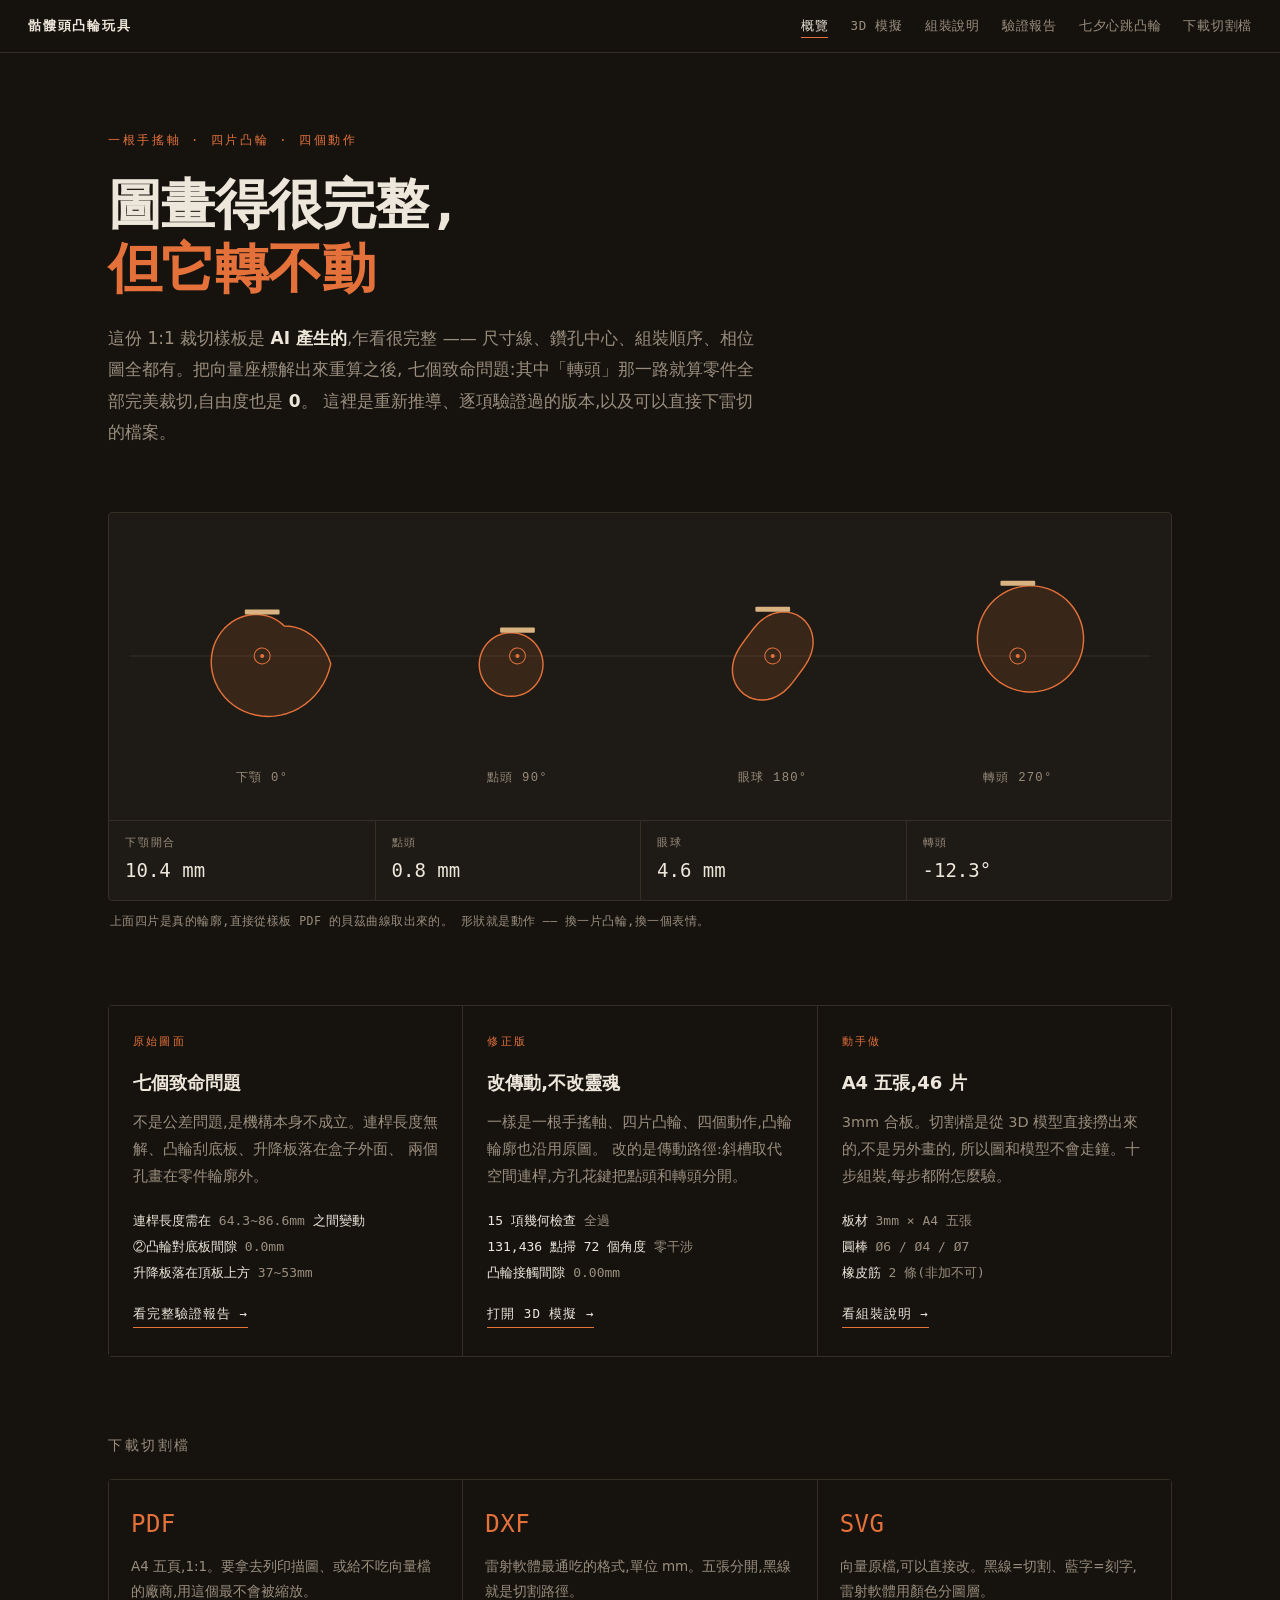
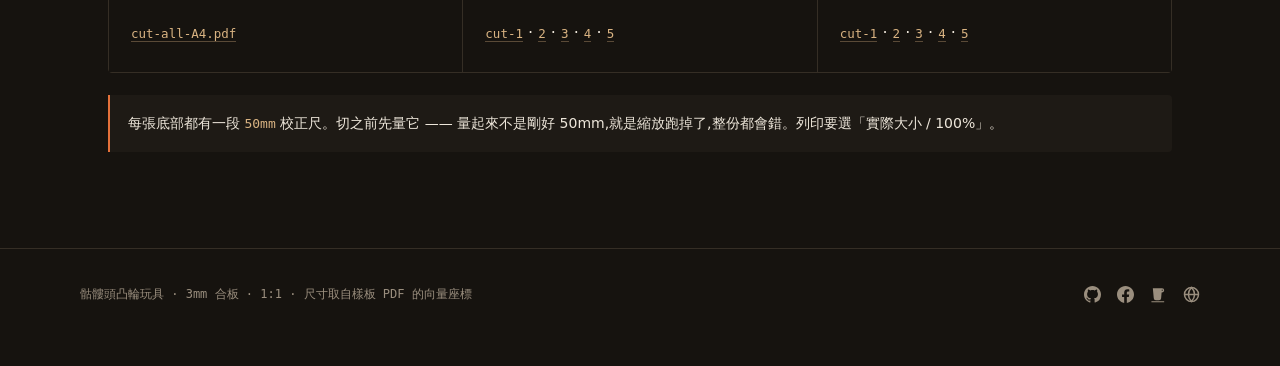
<file: index.html>
<!DOCTYPE html>
<html lang="zh-Hant">
<head>
<meta charset="utf-8">
<meta name="viewport" content="width=device-width,initial-scale=1">
<title>骷髏頭凸輪玩具 · 一根手搖軸,四個動作</title>
<meta name="description" content="一份 AI 產生的 1:1 裁切樣板,圖面很完整但機構轉不動。把向量座標解出來重算、修好、驗證,並附上可直接下雷切的檔案與組裝說明。">
<meta property="og:type" content="website">
<meta property="og:title" content="骷髏頭凸輪玩具 · 一根手搖軸,四個動作">
<meta property="og:description" content="一份 AI 產生的 1:1 裁切樣板,圖面很完整但機構轉不動。把向量座標解出來重算、修好、驗證,並附上可直接下雷切的檔案與組裝說明。">
<meta property="og:image" content="https://yazelin.github.io/skull-cam-toy/assets/og.jpg">
<meta property="og:url" content="https://yazelin.github.io/skull-cam-toy/">
<meta name="twitter:card" content="summary_large_image">
<link rel="stylesheet" href="site.css">
</head>
<body>
<nav class="nav"><a class="brand" href="./">骷髏頭凸輪玩具</a>
  <a href="./" class="on">概覽</a>
  <a href="sim.html">3D 模擬</a>
  <a href="assembly.html">組裝說明</a>
  <a href="findings.html">驗證報告</a>
  <a href="heart.html">七夕心跳凸輪</a>
  <a href="#download">下載切割檔</a></nav>

<header class="hero">
  <p class="eyebrow">一根手搖軸 · 四片凸輪 · 四個動作</p>
  <h1>圖畫得很完整,<br><em>但它轉不動</em></h1>
  <p class="lede">這份 1:1 裁切樣板是 <strong>AI 產生的</strong>,乍看很完整 ——
    尺寸線、鑽孔中心、組裝順序、相位圖全都有。把向量座標解出來重算之後,
    七個致命問題:其中「轉頭」那一路就算零件全部完美裁切,自由度也是 <strong>0</strong>。
    這裡是重新推導、逐項驗證過的版本,以及可以直接下雷切的檔案。</p>
</header>

<section class="rig" aria-label="四片凸輪在同一根軸上轉動">
  <div class="rig-frame">
    <svg id="rig" viewBox="0 0 1040 300" role="img"
         aria-label="四片凸輪的真實輪廓,依相位差 0/90/180/270 度同軸轉動">
      <g id="rigG"></g>
    </svg>
    <div class="rig-read">
      <div><b>下顎開合</b><span id="v0">—</span></div>
      <div><b>點頭</b><span id="v1">—</span></div>
      <div><b>眼球</b><span id="v2">—</span></div>
      <div><b>轉頭</b><span id="v3">—</span></div>
    </div>
  </div>
  <p class="rig-cap">上面四片是真的輪廓,直接從樣板 PDF 的貝茲曲線取出來的。
    形狀就是動作 —— 換一片凸輪,換一個表情。</p>
</section>

<section class="wrap">
<div class="cards">
  <article class="card">
    <div class="k">原始圖面</div>
    <h3>七個致命問題</h3>
    <p>不是公差問題,是機構本身不成立。連桿長度無解、凸輪刮底板、升降板落在盒子外面、
       兩個孔畫在零件輪廓外。</p>
    <div class="num">連桿長度需在 <s>64.3~86.6mm</s> 之間變動<br>
      ②凸輪對底板間隙 <s>0.0mm</s><br>
      升降板落在頂板上方 <s>37~53mm</s></div>
    <a class="go" href="findings.html">看完整驗證報告 →</a>
  </article>
  <article class="card">
    <div class="k">修正版</div>
    <h3>改傳動,不改靈魂</h3>
    <p>一樣是一根手搖軸、四片凸輪、四個動作,凸輪輪廓也沿用原圖。
       改的是傳動路徑:斜槽取代空間連桿,方孔花鍵把點頭和轉頭分開。</p>
    <div class="num">15 項幾何檢查 <s>全過</s><br>
      131,436 點掃 72 個角度 <s>零干涉</s><br>
      凸輪接觸間隙 <s>0.00mm</s></div>
    <a class="go" href="sim.html">打開 3D 模擬 →</a>
  </article>
  <article class="card">
    <div class="k">動手做</div>
    <h3>A4 五張,46 片</h3>
    <p>3mm 合板。切割檔是從 3D 模型直接撈出來的,不是另外畫的,
       所以圖和模型不會走鐘。十步組裝,每步都附怎麼驗。</p>
    <div class="num">板材 <s>3mm × A4 五張</s><br>
      圓棒 <s>Ø6 / Ø4 / Ø7</s><br>
      橡皮筋 <s>2 條(非加不可)</s></div>
    <a class="go" href="assembly.html">看組裝說明 →</a>
  </article>
</div>
</section>

<section class="dl" id="download">
  <h2>下載切割檔</h2>
  <div class="dl-grid">
    <div class="dl-item">
      <div class="ext">PDF</div>
      <p>A4 五頁,1:1。要拿去列印描圖、或給不吃向量檔的廠商,用這個最不會被縮放。</p>
      <a href="cut/cut-all-A4.pdf" download>cut-all-A4.pdf</a>
    </div>
    <div class="dl-item">
      <div class="ext">DXF</div>
      <p>雷射軟體最通吃的格式,單位 mm。五張分開,黑線就是切割路徑。</p>
      <a href="cut/cut-1.dxf" download>cut-1</a> ·
      <a href="cut/cut-2.dxf" download>2</a> ·
      <a href="cut/cut-3.dxf" download>3</a> ·
      <a href="cut/cut-4.dxf" download>4</a> ·
      <a href="cut/cut-5.dxf" download>5</a>
    </div>
    <div class="dl-item">
      <div class="ext">SVG</div>
      <p>向量原檔,可以直接改。黑線=切割、藍字=刻字,雷射軟體用顏色分圖層。</p>
      <a href="cut/cut-1.svg" download>cut-1</a> ·
      <a href="cut/cut-2.svg" download>2</a> ·
      <a href="cut/cut-3.svg" download>3</a> ·
      <a href="cut/cut-4.svg" download>4</a> ·
      <a href="cut/cut-5.svg" download>5</a>
    </div>
  </div>
  <p class="warn">每張底部都有一段 <code>50mm</code> 校正尺。切之前先量它 ——
    量起來不是剛好 50mm,就是縮放跑掉了,整份都會錯。列印要選「實際大小 / 100%」。</p>
</section>

<script src="profiles.js"></script>
<script>
// 招牌:四片真凸輪同軸轉動。資料就是模擬器用的那一份。
(function(){
  const G=document.getElementById('rigG');
  const ecc=(R,e,n)=>Array.from({length:n||64},(_,i)=>{const t=i/(n||64)*Math.PI*2;
    return [R*Math.cos(t), e+R*Math.sin(t)];});
  const CAMS=[
    {name:'下顎', poly:PROFILES.cam1, ph:0,   x:150},
    {name:'點頭', poly:ecc(12,4),     ph:90,  x:400},
    {name:'眼球', poly:PROFILES.cam4, ph:180, x:650},
    {name:'轉頭', poly:ecc(20,8),     ph:270, x:890},
  ];
  const SC=2.6, AX=140;                 // 放大倍率 / 軸心在 svg 的 y
  const NS='http://www.w3.org/2000/svg';
  const el=(t,a)=>{const e=document.createElementNS(NS,t);for(const k in a)e.setAttribute(k,a[k]);return e;};
  // 軸線
  G.appendChild(el('line',{x1:20,y1:AX,x2:1020,y2:AX,stroke:'#352E25','stroke-width':1}));
  CAMS.forEach(c=>{
    c.g=el('g',{transform:`translate(${c.x},${AX})`});
    c.rot=el('g',{});
    c.path=el('polygon',{points:c.poly.map(p=>`${p[0]*SC},${-p[1]*SC}`).join(' '),
      fill:'rgba(228,113,58,.13)',stroke:'#E4713A','stroke-width':1.4,'stroke-linejoin':'round'});
    c.rot.appendChild(c.path);
    c.rot.appendChild(el('circle',{r:3*SC,fill:'none',stroke:'#E4713A','stroke-width':1}));
    c.g.appendChild(c.rot);
    c.g.appendChild(el('circle',{r:2,fill:'#E4713A'}));
    // 從動件:貼在凸輪最高點上的一小段平底
    c.fol=el('rect',{x:-17,width:34,height:5,fill:'#D9B382',rx:1});
    c.g.appendChild(c.fol);
    const t=el('text',{x:0,y:122,fill:'#9A8E7E','text-anchor':'middle',
      'font-family':'ui-monospace,monospace','font-size':12,'letter-spacing':1.2});
    t.textContent=c.name+' '+c.ph+'°'; c.g.appendChild(t);
    G.appendChild(c.g);
  });
  const liftUp=(poly,th)=>{const s=Math.sin(th),co=Math.cos(th);let m=-1e9;
    for(const p of poly){const v=p[0]*s+p[1]*co; if(v>m)m=v;} return m;};
  const rng=poly=>{let lo=1e9,hi=-1e9;for(let i=0;i<360;i++){const v=liftUp(poly,i*Math.PI/180);
    lo=Math.min(lo,v);hi=Math.max(hi,v);}return[lo,hi];};
  CAMS.forEach(c=>c.rg=rng(c.poly));
  const out=[document.getElementById('v0'),document.getElementById('v1'),
             document.getElementById('v2'),document.getElementById('v3')];
  const still=matchMedia('(prefers-reduced-motion: reduce)').matches;
  let th=0, last=performance.now();
  function frame(now){
    const dt=(now-last)/1000; last=now;
    if(!still) th=(th+0.75*dt)%(Math.PI*2);
    CAMS.forEach((c,i)=>{
      const a=th+c.ph*Math.PI/180;
      c.rot.setAttribute('transform',`rotate(${-a*180/Math.PI})`);
      const r=liftUp(c.poly,a);
      c.fol.setAttribute('y',(-r*SC-5).toFixed(1));
      if(i===0){                                   // 下顎:凸輪頂得越高,嘴閉得越緊
        out[i].textContent=(c.rg[1]-r).toFixed(1)+' mm';
      }else if(i===3){                              // 轉頭:斜槽把升程換成角度,臂長 30
        const sn=Math.max(-1,Math.min(1,-((r-c.rg[0])-8)/30));
        out[i].textContent=(Math.asin(sn)*180/Math.PI).toFixed(1)+'°';
      }else{
        out[i].textContent=(r-c.rg[0]).toFixed(1)+' mm';
      }
    });
    requestAnimationFrame(frame);
  }
  requestAnimationFrame(frame);
})();
</script>
<div class="foot"><div class="in">
  <span>骷髏頭凸輪玩具 · 3mm 合板 · 1:1 · 尺寸取自樣板 PDF 的向量座標</span>
  <span class="fi">
    <a href="https://github.com/yazelin/skull-cam-toy" target="_blank" rel="noopener" title="GitHub" aria-label="GitHub">
      <svg viewBox="0 0 16 16" width="17" height="17" fill="currentColor" aria-hidden="true"><path d="M8 0C3.58 0 0 3.58 0 8c0 3.54 2.29 6.53 5.47 7.59.4.07.55-.17.55-.38 0-.19-.01-.82-.01-1.49-2.01.37-2.53-.49-2.69-.94-.09-.23-.48-.94-.82-1.13-.28-.15-.68-.52-.01-.53.63-.01 1.08.58 1.23.82.72 1.21 1.87.87 2.33.66.07-.52.28-.87.51-1.07-1.78-.2-3.64-.89-3.64-3.95 0-.87.31-1.59.82-2.15-.08-.2-.36-1.02.08-2.12 0 0 .67-.21 2.2.82.64-.18 1.32-.27 2-.27s1.36.09 2 .27c1.53-1.04 2.2-.82 2.2-.82.44 1.1.16 1.92.08 2.12.51.56.82 1.27.82 2.15 0 3.07-1.87 3.75-3.65 3.95.29.25.54.73.54 1.48 0 1.07-.01 1.93-.01 2.2 0 .21.15.46.55.38A8.01 8.01 0 0 0 16 8c0-4.42-3.58-8-8-8Z"/></svg>
    </a>
    <a href="https://www.facebook.com/yaze.lin.gm" target="_blank" rel="noopener" title="Facebook" aria-label="Facebook">
      <svg viewBox="0 0 16 16" width="17" height="17" fill="currentColor" aria-hidden="true"><path d="M16 8.05C16 3.6 12.42 0 8 0S0 3.6 0 8.05C0 12.07 2.93 15.4 6.75 16v-5.62H4.72V8.05h2.03V6.28c0-2.02 1.2-3.13 3.02-3.13.88 0 1.79.16 1.79.16v1.97h-1.01c-.99 0-1.3.62-1.3 1.26v1.51h2.22l-.35 2.33H9.25V16C13.07 15.4 16 12.07 16 8.05Z"/></svg>
    </a>
    <a href="https://buymeacoffee.com/yazelin" target="_blank" rel="noopener" title="請亞澤喝杯咖啡" aria-label="Buy Me a Coffee">
      <svg viewBox="0 0 24 24" width="17" height="17" fill="currentColor" aria-hidden="true"><path d="M4 3h13a3 3 0 0 1 0 6h-.6l-.7 8.2A3 3 0 0 1 12.7 20H8.3a3 3 0 0 1-3-2.8L4 3Zm12.6 4H17a1 1 0 0 0 0-2h-.23l-.17 2ZM2 21.5h18v1.5H2v-1.5Z"/></svg>
    </a>
    <a href="https://yazelin.github.io/" target="_blank" rel="noopener" title="亞澤的部落格" aria-label="亞澤的部落格">
      <svg viewBox="0 0 16 16" width="17" height="17" fill="none" stroke="currentColor" stroke-width="1.4" aria-hidden="true"><circle cx="8" cy="8" r="6.6"/><path d="M1.4 8h13.2M8 1.4c1.9 2 2.9 4.2 2.9 6.6S9.9 12.6 8 14.6C6.1 12.6 5.1 10.4 5.1 8S6.1 3.4 8 1.4Z"/></svg>
    </a>
  </span>
</div></div>

<!-- yz-promo-footer v11 | 三件套+BMC 注意力效果 | https://github.com/yazelin/promo-footer-skill -->
<script>
(function(){"use strict";
if(window.__yzPromoInit)return;window.__yzPromoInit=1;
/* 開啟計數。只送站名,後端只記「哪天、哪站、幾次」,不存 IP、不設 cookie、不給識別碼。
   有一半的作品是純靜態沒後端,以前根本不知道有沒有人在用。這行要放在下面那個
   prefers-reduced-motion 的 return 之前,不然關動畫的人就不會被算到。 */
try{if(location.hostname==="yazelin.github.io"&&navigator.sendBeacon)navigator.sendBeacon("https://k-rider-api.yazelinj303.workers.dev/hit?s=skull-cam-toy")}catch(e){}
try{if(window.matchMedia&&matchMedia("(prefers-reduced-motion: reduce)").matches)return}catch(e){}
var REPO="skull-cam-toy",INJECT=false,ADDBLOG=true;
var GH=REPO?"https://github.com/yazelin/"+REPO:"https://github.com/yazelin";
var LINES=["嘿，這裡這裡，我是咖啡按鈕","我是一顆很努力的按鈕，求被點一下","噓，亞澤不知道我在偷偷拉贊助","你看我跳得這麼賣力，不請一杯嗎？","不請也沒關係，你來玩我就很開心","免費給你玩的，想寵亞澤再說","一杯咖啡，是下一個作品的燃料","你的咖啡會變成下一個作品，真的","咖啡因進入亞澤體內，程式碼就會自己寫完","亞澤說，有人請咖啡他會開心一整天","只是一杯咖啡，但亞澤會記得你","用愛發電中，咖啡因可提升發電效率","覺得好玩嗎？抖內一下下","這個網站沒有廣告，只有我這顆按鈕"];
var ICONS={blog:'<svg viewBox="0 0 24 24" width="18" height="18" fill="currentColor" aria-hidden="true"><path d="M12 2C6.48 2 2 6.48 2 12s4.48 10 10 10 10-4.48 10-10S17.52 2 12 2zm-1 17.93c-3.95-.49-7-3.85-7-7.93 0-.62.08-1.21.21-1.79L9 15v1c0 1.1.9 2 2 2v1.93zm6.9-2.54c-.26-.81-1-1.39-1.9-1.39h-1v-3c0-.55-.45-1-1-1H8v-2h2c.55 0 1-.45 1-1V7h2c1.1 0 2-.9 2-2v-.41c2.93 1.19 5 4.06 5 7.41 0 2.08-.8 3.97-2.1 5.39z"/></svg>',gh:'<svg viewBox="0 0 24 24" width="18" height="18" fill="currentColor" aria-hidden="true"><path d="M12 .297c-6.63 0-12 5.373-12 12 0 5.303 3.438 9.8 8.205 11.385.6.113.82-.258.82-.577 0-.285-.01-1.04-.015-2.04-3.338.724-4.042-1.61-4.042-1.61C4.422 18.07 3.633 17.7 3.633 17.7c-1.087-.744.084-.729.084-.729 1.205.084 1.838 1.236 1.838 1.236 1.07 1.835 2.809 1.305 3.495.998.108-.776.417-1.305.76-1.605-2.665-.3-5.466-1.332-5.466-5.93 0-1.31.465-2.38 1.235-3.22-.135-.303-.54-1.523.105-3.176 0 0 1.005-.322 3.3 1.23.96-.267 1.98-.399 3-.405 1.02.006 2.04.138 3 .405 2.28-1.552 3.285-1.23 3.285-1.23.645 1.653.24 2.873.12 3.176.765.84 1.23 1.91 1.23 3.22 0 4.61-2.805 5.625-5.475 5.92.42.36.81 1.096.81 2.22 0 1.606-.015 2.896-.015 3.286 0 .315.21.69.825.57C20.565 22.092 24 17.592 24 12.297c0-6.627-5.373-12-12-12"/></svg>',fb:'<svg viewBox="0 0 24 24" width="18" height="18" fill="currentColor" aria-hidden="true"><path d="M9.101 23.691v-7.98H6.627v-3.667h2.474v-1.58c0-4.085 1.848-5.978 5.858-5.978.401 0 .955.042 1.468.103a8.68 8.68 0 0 1 1.141.195v3.325a8.623 8.623 0 0 0-.653-.036 26.805 26.805 0 0 0-.733-.009c-.707 0-1.259.096-1.675.309a1.686 1.686 0 0 0-.679.622c-.258.42-.374.995-.374 1.752v1.297h3.919l-.386 2.103-.287 1.564h-3.246v8.245C19.396 23.238 24 18.179 24 12.044c0-6.627-5.373-12-12-12s-12 5.373-12 12c0 5.628 3.874 10.35 9.101 11.647Z"/></svg>',bmc:'<svg viewBox="0 0 24 24" width="18" height="18" fill="currentColor" aria-hidden="true"><path d="M20.216 6.415l-.132-.666c-.119-.598-.388-1.163-1.001-1.379-.197-.069-.42-.098-.57-.241-.152-.143-.196-.366-.231-.572-.065-.378-.125-.756-.192-1.133-.057-.325-.102-.69-.25-.987-.195-.4-.597-.634-.996-.788a5.723 5.723 0 00-.626-.194c-1-.263-2.05-.36-3.077-.416a25.834 25.834 0 00-3.7.062c-.915.083-1.88.184-2.75.5-.318.116-.646.256-.888.501-.297.302-.393.77-.177 1.146.154.267.415.456.692.58.36.162.737.284 1.123.366 1.075.238 2.189.331 3.287.37 1.218.05 2.437.01 3.65-.118.299-.033.598-.073.896-.119.352-.054.578-.513.474-.834-.124-.383-.457-.531-.834-.473-.466.074-.96.108-1.382.146-1.177.08-2.358.082-3.536.006a22.228 22.228 0 01-1.157-.107c-.086-.01-.18-.025-.258-.036-.243-.036-.484-.08-.724-.13-.111-.027-.111-.185 0-.212h.005c.277-.06.557-.108.838-.147h.002c.131-.009.263-.032.394-.048a25.076 25.076 0 013.426-.12c.674.019 1.347.067 2.017.144l.228.031c.267.04.533.088.798.145.392.085.895.113 1.07.542.055.137.08.288.111.431l.319 1.484a.237.237 0 01-.199.284h-.003c-.037.006-.075.01-.112.015a36.704 36.704 0 01-4.743.295 37.059 37.059 0 01-4.699-.304c-.14-.017-.293-.042-.417-.06-.326-.048-.649-.108-.973-.161-.393-.065-.768-.032-1.123.161-.29.16-.527.404-.675.701-.154.316-.199.66-.267 1-.069.34-.176.707-.135 1.056.087.753.613 1.365 1.37 1.502a39.69 39.69 0 0011.343.376.483.483 0 01.535.53l-.071.697-1.018 9.907c-.041.41-.047.832-.125 1.237-.122.637-.553 1.028-1.182 1.171-.577.131-1.165.2-1.756.205-.656.004-1.31-.025-1.966-.022-.699.004-1.556-.06-2.095-.58-.475-.458-.54-1.174-.605-1.793l-.731-7.013-.322-3.094c-.037-.351-.286-.695-.678-.678-.336.015-.718.3-.678.679l.228 2.185.949 9.112c.147 1.344 1.174 2.068 2.446 2.272.742.12 1.503.144 2.257.156.966.016 1.942.053 2.892-.122 1.408-.258 2.465-1.198 2.616-2.657.34-3.332.683-6.663 1.024-9.995l.215-2.087a.484.484 0 01.39-.426c.402-.078.787-.212 1.074-.518.455-.488.546-1.124.385-1.766zm-1.478.772c-.145.137-.363.201-.578.233-2.416.359-4.866.54-7.308.46-1.748-.06-3.477-.254-5.207-.498-.17-.024-.353-.055-.47-.18-.22-.236-.111-.71-.054-.995.052-.26.152-.609.463-.646.484-.057 1.046.148 1.526.22.577.088 1.156.159 1.737.212 2.48.226 5.002.19 7.472-.14.45-.06.899-.13 1.345-.21.399-.072.84-.206 1.08.206.166.281.188.657.162.974a.544.544 0 01-.169.364zm-6.159 3.9c-.862.37-1.84.788-3.109.788a5.884 5.884 0 01-1.569-.217l.877 9.004c.065.78.717 1.38 1.5 1.38 0 0 1.243.065 1.658.065.447 0 1.786-.065 1.786-.065.783 0 1.434-.6 1.499-1.38l.94-9.95a3.996 3.996 0 00-1.322-.238c-.826 0-1.491.284-2.26.613z"/></svg>'};
var CSS="@keyframes yzIdle{0%,55%,100%{transform:translateY(0)}62%{transform:translateY(-4px)}70%{transform:translateY(0)}78%{transform:translateY(-2px)}84%{transform:translateY(0)}}"+
".yz-idle{animation:yzIdle 2.6s ease-in-out infinite}"+
"@keyframes yzHop{0%,100%{transform:translateY(0)}20%{transform:translateY(-6px) scale(1.04)}40%{transform:translateY(0) scale(1)}55%{transform:translateY(-3px)}70%{transform:translateY(0)}}"+
".yz-hop{animation:yzHop .9s cubic-bezier(.36,.07,.19,.97)}"+
".yz-bubble{position:fixed;z-index:2147483000;max-width:200px;padding:6px 11px;border-radius:14px;background:#fffdf7;color:#4a3f35;border:1px solid rgba(0,0,0,.1);box-shadow:0 4px 14px rgba(0,0,0,.18);font:13px/1.5 system-ui,-apple-system,'Noto Sans TC',sans-serif;pointer-events:none;opacity:0;transform:translateY(5px);transition:opacity .25s ease,transform .25s ease}"+
".yz-bubble.yz-on{opacity:1;transform:translateY(0)}"+
".yz-bubble::after{content:'';position:absolute;left:var(--yz-tail,50%);margin-left:-6px;border:6px solid transparent}"+
".yz-bubble.yz-above::after{bottom:-6px;border-bottom:0;border-top:6px solid #fffdf7}"+
".yz-bubble.yz-below::after{top:-6px;border-top:0;border-bottom:6px solid #fffdf7}"+
".yz-cluster{position:fixed;right:12px;bottom:12px;z-index:2147482999;display:flex;gap:10px}"+
".yz-cluster a{display:inline-flex;align-items:center;justify-content:center;width:38px;height:38px;border-radius:50%;background:rgba(22,26,35,.72);color:#fff;border:1px solid rgba(255,255,255,.28);backdrop-filter:blur(4px);transition:transform .15s,background .15s}"+
".yz-cluster a:hover{transform:translateY(-2px);background:rgba(22,26,35,.92)}";
var bubble,anchor;
function addCss(){if(document.getElementById("yz-promo-css"))return;var s=document.createElement("style");s.id="yz-promo-css";s.textContent=CSS;document.head.appendChild(s)}
function inFooter(el){try{return !!(el.closest&&el.closest('footer,nav,[class*="footer"],[id*="footer"]'))}catch(e){return false}}
function findAnchor(){var as=document.querySelectorAll('a[href*="buymeacoffee.com/yazelin"]');if(!as.length)return null;
var vis=[],i,r;for(i=0;i<as.length;i++){r=as[i].getBoundingClientRect();if(r.width||r.height)vis.push(as[i])}
var pool=vis.length?vis:[].slice.call(as);
for(i=0;i<pool.length;i++)if(inFooter(pool[i]))return pool[i];
return pool[pool.length-1]}
function inject(){if(!INJECT||findAnchor()||document.querySelector(".yz-cluster"))return;
var n=document.createElement("nav");n.className="yz-cluster";n.setAttribute("aria-label","作者連結");
n.innerHTML='<a href="'+GH+'" target="_blank" rel="noopener" aria-label="GitHub 原始碼" title="GitHub 原始碼">'+ICONS.gh+'</a>'+
'<a href="https://www.facebook.com/yaze.lin.gm" target="_blank" rel="noopener" aria-label="Facebook" title="Facebook">'+ICONS.fb+'</a>'+
'<a href="https://buymeacoffee.com/yazelin" target="_blank" rel="noopener" aria-label="請亞澤喝杯咖啡 Buy me a coffee" title="請亞澤喝杯咖啡 Buy me a coffee">'+ICONS.bmc+'</a>'+
(ADDBLOG?'<a class="yz-blog" href="https://yazelin.github.io/" target="_blank" rel="noopener" aria-label="亞澤的部落格" title="亞澤的部落格">'+ICONS.blog+'</a>':'');
document.body.appendChild(n)}
function blogLinked(){var as=document.querySelectorAll('a[href^="https://yazelin.github.io"]');for(var i=0;i<as.length;i++){try{if(new URL(as[i].href).pathname==="/")return true}catch(e){}}return false}
function addBlog(){if(!ADDBLOG||document.querySelector(".yz-blog")||blogLinked()||!inFooter(anchor))return;
var c=anchor.cloneNode(true);c.classList.remove("yz-hop","yz-idle");c.classList.add("yz-blog");
c.href="https://yazelin.github.io/";c.setAttribute("aria-label","亞澤的部落格");c.setAttribute("title","亞澤的部落格");
if(c.querySelector("svg")){var hasText=!!c.textContent.trim();c.innerHTML=ICONS.blog+(hasText?"部落格":"")}else{c.textContent="部落格"}
anchor.parentNode.insertBefore(c,anchor.nextSibling)}
function hop(){anchor.classList.remove("yz-hop");void anchor.offsetWidth;anchor.classList.add("yz-hop")}
var shown=0,MAX_SHOWS=3;
function say(){if(document.hidden)return;var r=anchor.getBoundingClientRect();if(!r.width&&!r.height)return;if(r.bottom<0||r.top>innerHeight)return;shown++;
bubble.textContent=LINES[Math.floor(Math.random()*LINES.length)];
bubble.classList.remove("yz-on","yz-above","yz-below");
bubble.style.left="0px";bubble.style.top="0px";
var bw=bubble.offsetWidth,bh=bubble.offsetHeight,cx=r.left+r.width/2;
var left=Math.max(8,Math.min(cx-bw/2,innerWidth-bw-8));
var above=r.top-bh-12>=8;
bubble.style.left=left+"px";
bubble.style.top=(above?r.top-bh-12:r.bottom+12)+"px";
bubble.classList.add(above?"yz-above":"yz-below");
bubble.style.setProperty("--yz-tail",Math.max(12,Math.min(cx-left,bw-12))+"px");
hop();
requestAnimationFrame(function(){bubble.classList.add("yz-on")});
setTimeout(function(){bubble.classList.remove("yz-on")},4200)}
function start(){addCss();inject();anchor=findAnchor();if(!anchor)return false;
try{if(getComputedStyle(anchor).display==="inline")anchor.style.display="inline-block"}catch(e){}
anchor.classList.add("yz-idle");
anchor.addEventListener("animationend",function(e){if(e.animationName==="yzHop")anchor.classList.remove("yz-hop")});
try{addBlog()}catch(e){}
bubble=document.createElement("div");bubble.className="yz-bubble";bubble.setAttribute("aria-hidden","true");document.body.appendChild(bubble);
window.__yzPromo=say;
(function loop(first){if(shown>=MAX_SHOWS)return;setTimeout(function(){say();loop(false)},first?18e3+Math.random()*12e3:9e4+Math.random()*9e4)})(true);
return true}
function boot(){var tries=0;(function t(){if(start())return;if(++tries<20)setTimeout(t,1500)})()}
if(document.readyState==="loading")document.addEventListener("DOMContentLoaded",boot);else boot();
})();
</script>


</body>
</html>
</file>
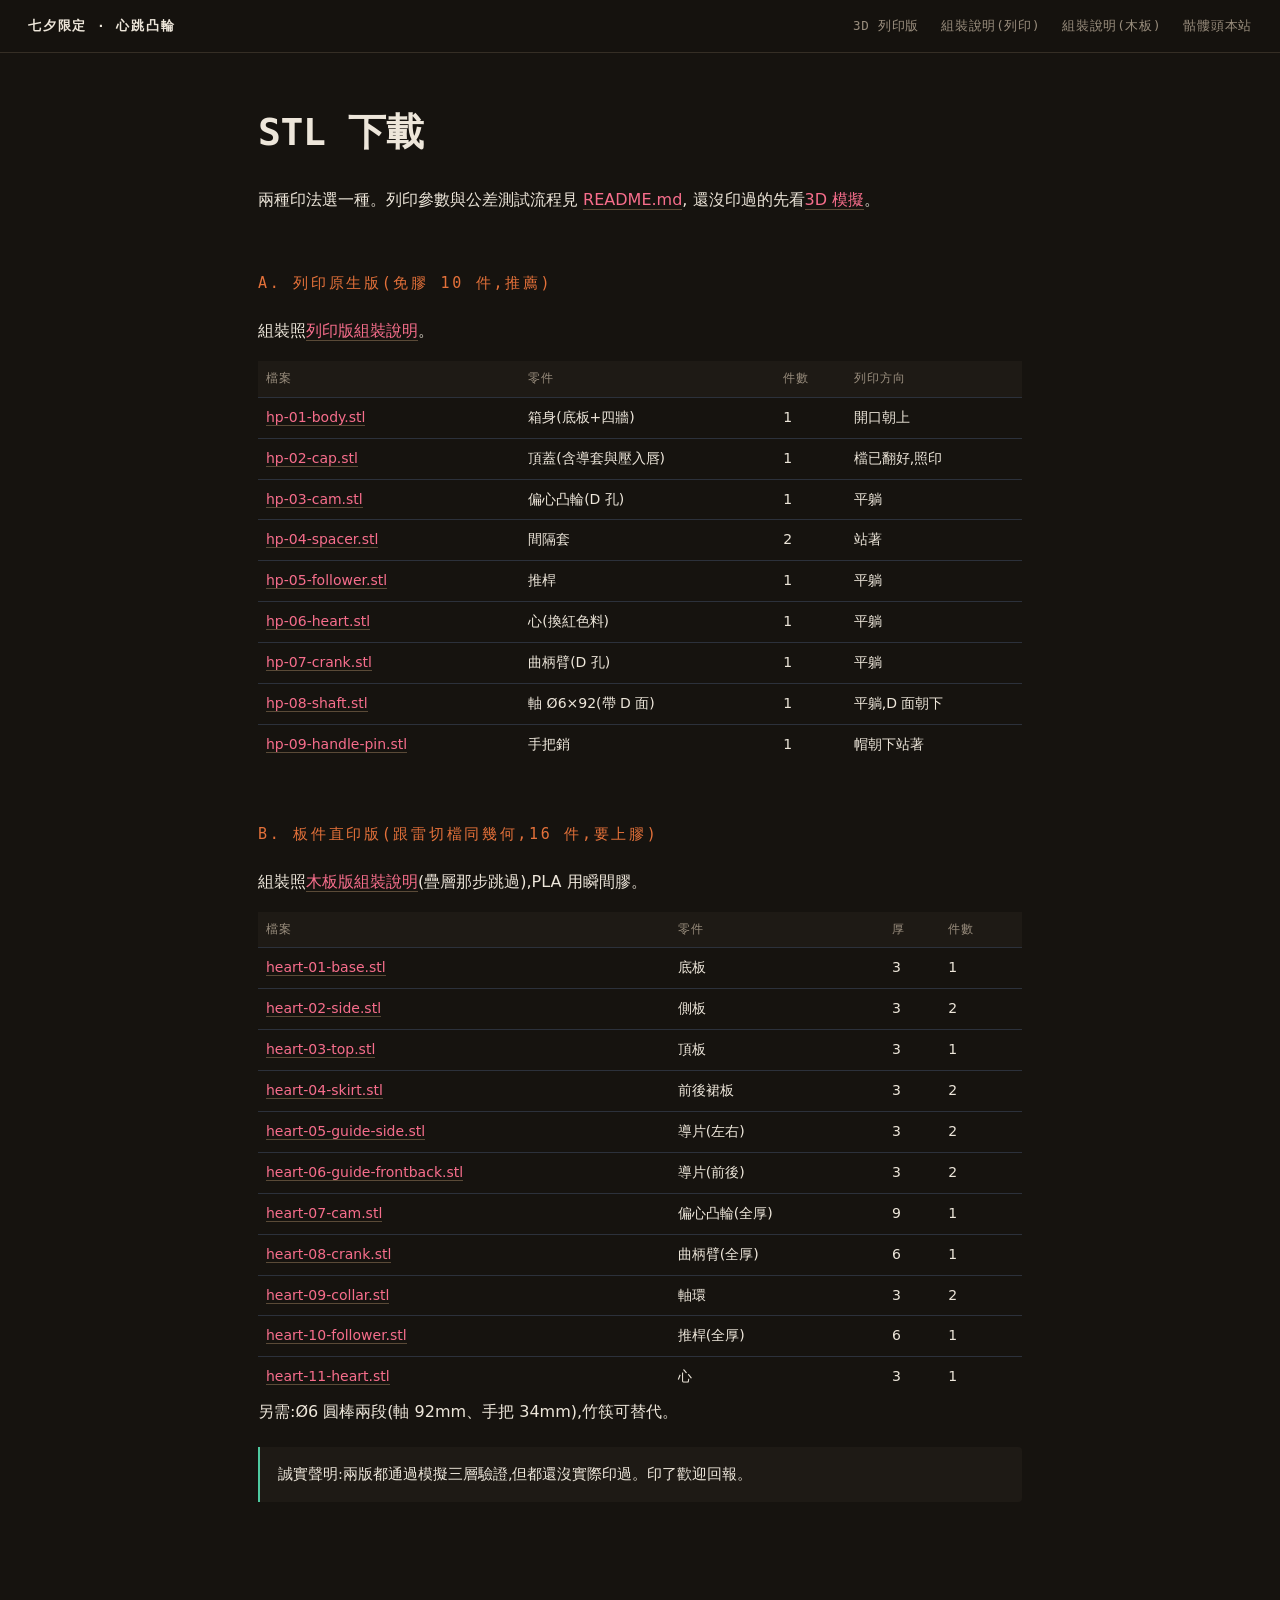
<file: print/index.html>
<!DOCTYPE html>
<html lang="zh-Hant">
<head>
<meta charset="utf-8">
<meta name="viewport" content="width=device-width,initial-scale=1">
<title>STL 下載 · 心跳凸輪 3D 列印版</title>
<meta name="description" content="心跳凸輪 3D 列印版的全部 STL:列印原生版 9 種 10 件(免膠),與板件直印版 11 種 16 件。">
<link rel="stylesheet" href="../site.css">
<style>
  .doc table{width:100%;border-collapse:collapse;font-size:14px}
  .doc td,.doc th{border-bottom:1px solid #2c313b;padding:7px 8px;text-align:left}
  .doc a{color:#f76e8c}
</style>
</head>
<body>
<nav class="nav"><a class="brand" href="../heart.html">七夕限定 · 心跳凸輪</a>
  <a href="../heart-print.html">3D 列印版</a>
  <a href="../heart-print-assembly.html">組裝說明(列印)</a>
  <a href="../heart-assembly.html">組裝說明(木板)</a>
  <a href="../">骷髏頭本站</a></nav>
<main class="doc">
<h1>STL 下載</h1>
<p>兩種印法選一種。列印參數與公差測試流程見 <a href="README.md">README.md</a>,
還沒印過的先看<a href="../heart-print.html">3D 模擬</a>。</p>

<h2>A. 列印原生版(免膠 10 件,推薦)</h2>
<p>組裝照<a href="../heart-print-assembly.html">列印版組裝說明</a>。</p>
<table>
<tr><th>檔案</th><th>零件</th><th>件數</th><th>列印方向</th></tr>
<tr><td><a href="hp-01-body.stl">hp-01-body.stl</a></td><td>箱身(底板+四牆)</td><td>1</td><td>開口朝上</td></tr>
<tr><td><a href="hp-02-cap.stl">hp-02-cap.stl</a></td><td>頂蓋(含導套與壓入唇)</td><td>1</td><td>檔已翻好,照印</td></tr>
<tr><td><a href="hp-03-cam.stl">hp-03-cam.stl</a></td><td>偏心凸輪(D 孔)</td><td>1</td><td>平躺</td></tr>
<tr><td><a href="hp-04-spacer.stl">hp-04-spacer.stl</a></td><td>間隔套</td><td>2</td><td>站著</td></tr>
<tr><td><a href="hp-05-follower.stl">hp-05-follower.stl</a></td><td>推桿</td><td>1</td><td>平躺</td></tr>
<tr><td><a href="hp-06-heart.stl">hp-06-heart.stl</a></td><td>心(換紅色料)</td><td>1</td><td>平躺</td></tr>
<tr><td><a href="hp-07-crank.stl">hp-07-crank.stl</a></td><td>曲柄臂(D 孔)</td><td>1</td><td>平躺</td></tr>
<tr><td><a href="hp-08-shaft.stl">hp-08-shaft.stl</a></td><td>軸 Ø6×92(帶 D 面)</td><td>1</td><td>平躺,D 面朝下</td></tr>
<tr><td><a href="hp-09-handle-pin.stl">hp-09-handle-pin.stl</a></td><td>手把銷</td><td>1</td><td>帽朝下站著</td></tr>
</table>

<h2 id="flat">B. 板件直印版(跟雷切檔同幾何,16 件,要上膠)</h2>
<p>組裝照<a href="../heart-assembly.html">木板版組裝說明</a>(疊層那步跳過),PLA 用瞬間膠。</p>
<table>
<tr><th>檔案</th><th>零件</th><th>厚</th><th>件數</th></tr>
<tr><td><a href="flat/heart-01-base.stl">heart-01-base.stl</a></td><td>底板</td><td>3</td><td>1</td></tr>
<tr><td><a href="flat/heart-02-side.stl">heart-02-side.stl</a></td><td>側板</td><td>3</td><td>2</td></tr>
<tr><td><a href="flat/heart-03-top.stl">heart-03-top.stl</a></td><td>頂板</td><td>3</td><td>1</td></tr>
<tr><td><a href="flat/heart-04-skirt.stl">heart-04-skirt.stl</a></td><td>前後裙板</td><td>3</td><td>2</td></tr>
<tr><td><a href="flat/heart-05-guide-side.stl">heart-05-guide-side.stl</a></td><td>導片(左右)</td><td>3</td><td>2</td></tr>
<tr><td><a href="flat/heart-06-guide-frontback.stl">heart-06-guide-frontback.stl</a></td><td>導片(前後)</td><td>3</td><td>2</td></tr>
<tr><td><a href="flat/heart-07-cam.stl">heart-07-cam.stl</a></td><td>偏心凸輪(全厚)</td><td>9</td><td>1</td></tr>
<tr><td><a href="flat/heart-08-crank.stl">heart-08-crank.stl</a></td><td>曲柄臂(全厚)</td><td>6</td><td>1</td></tr>
<tr><td><a href="flat/heart-09-collar.stl">heart-09-collar.stl</a></td><td>軸環</td><td>3</td><td>2</td></tr>
<tr><td><a href="flat/heart-10-follower.stl">heart-10-follower.stl</a></td><td>推桿(全厚)</td><td>6</td><td>1</td></tr>
<tr><td><a href="flat/heart-11-heart.stl">heart-11-heart.stl</a></td><td>心</td><td>3</td><td>1</td></tr>
</table>
<p>另需:Ø6 圓棒兩段(軸 92mm、手把 34mm),竹筷可替代。</p>

<blockquote>誠實聲明:兩版都通過模擬三層驗證,但都還沒實際印過。印了歡迎回報。</blockquote>
</main>
</body>
</html>
</file>
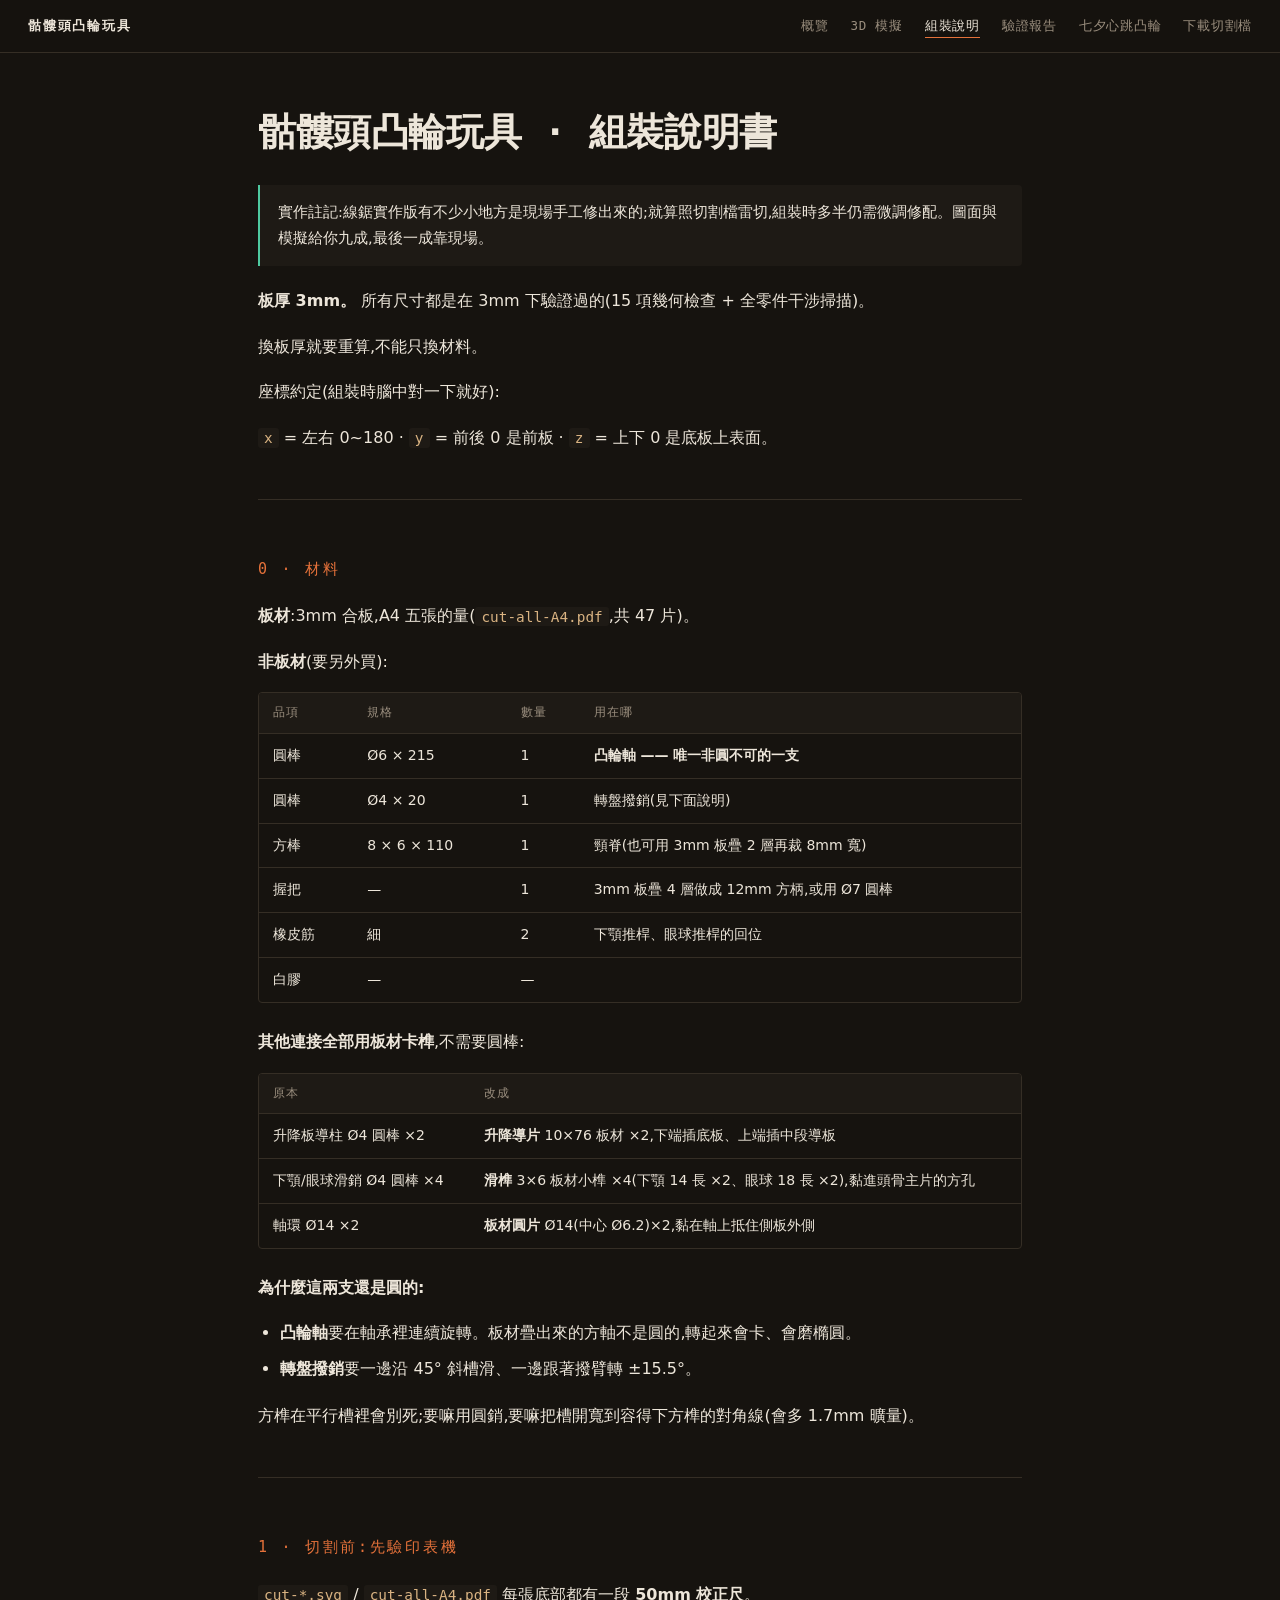
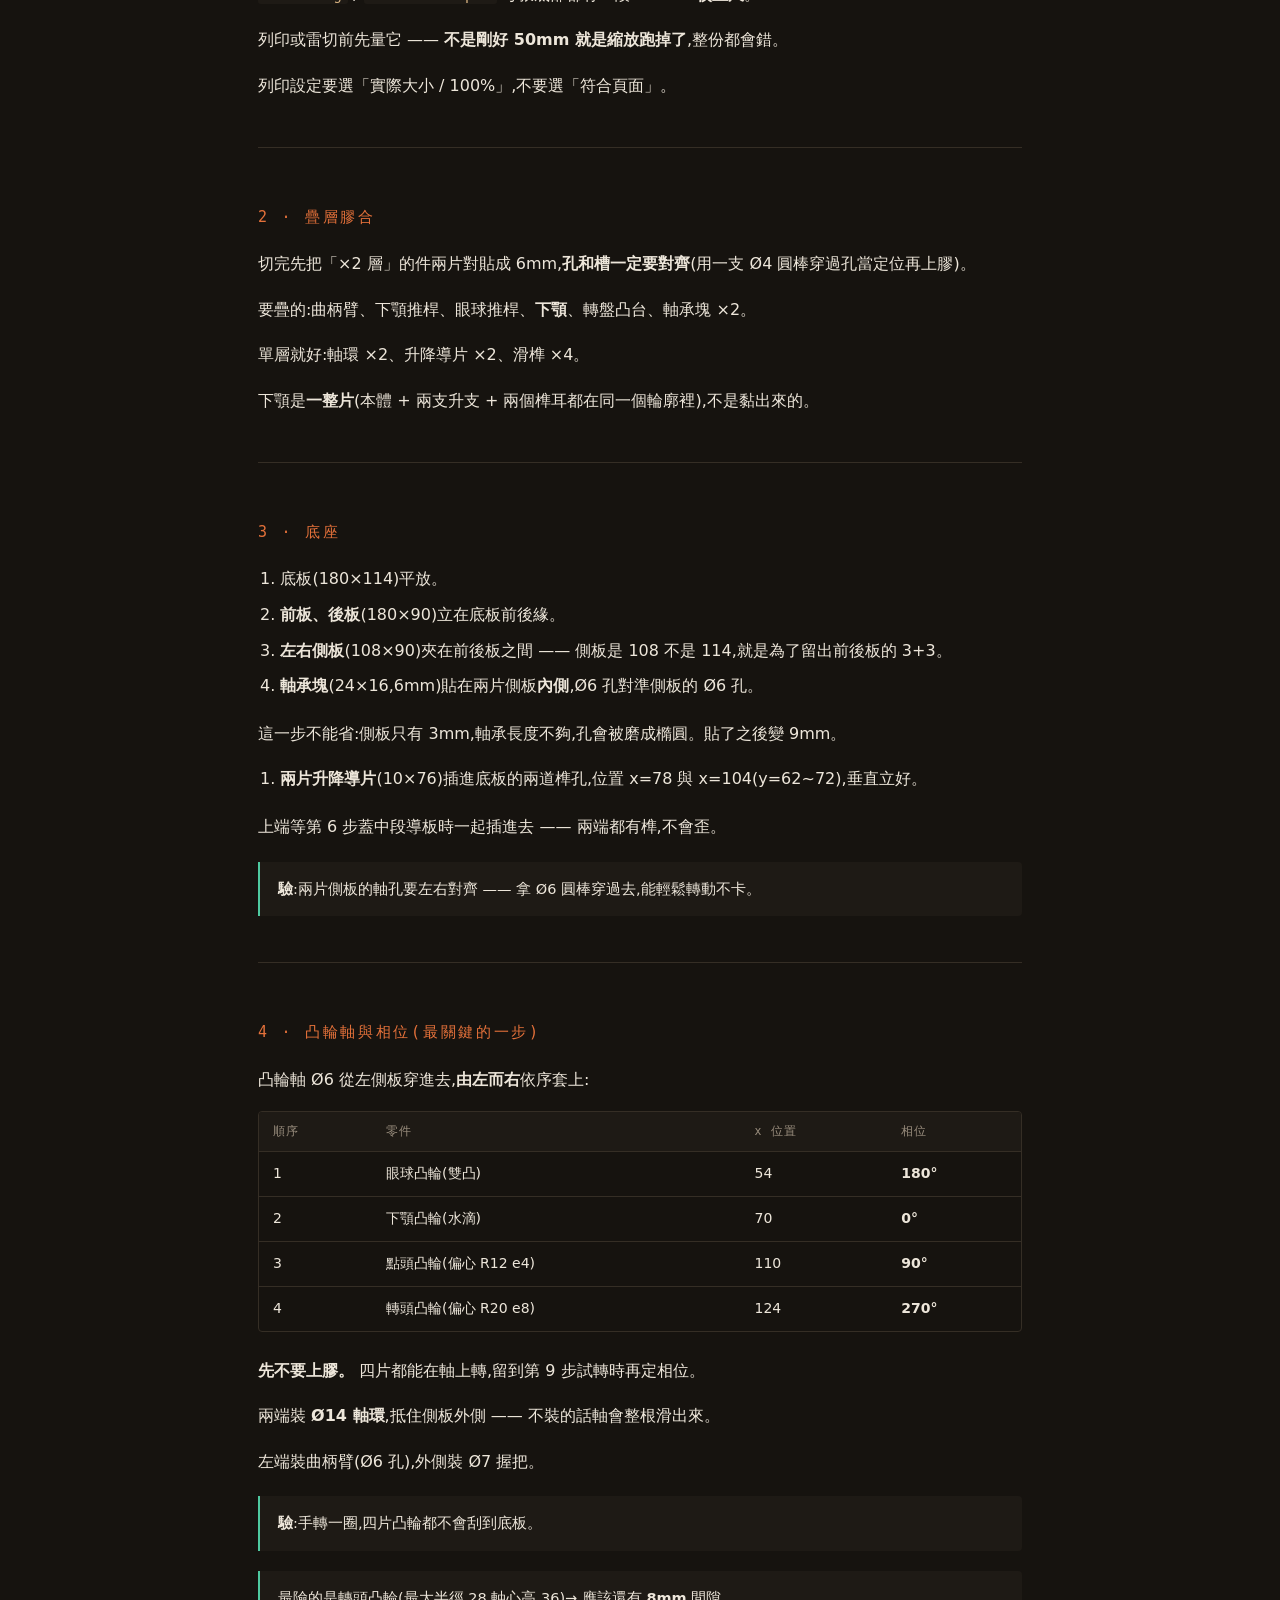
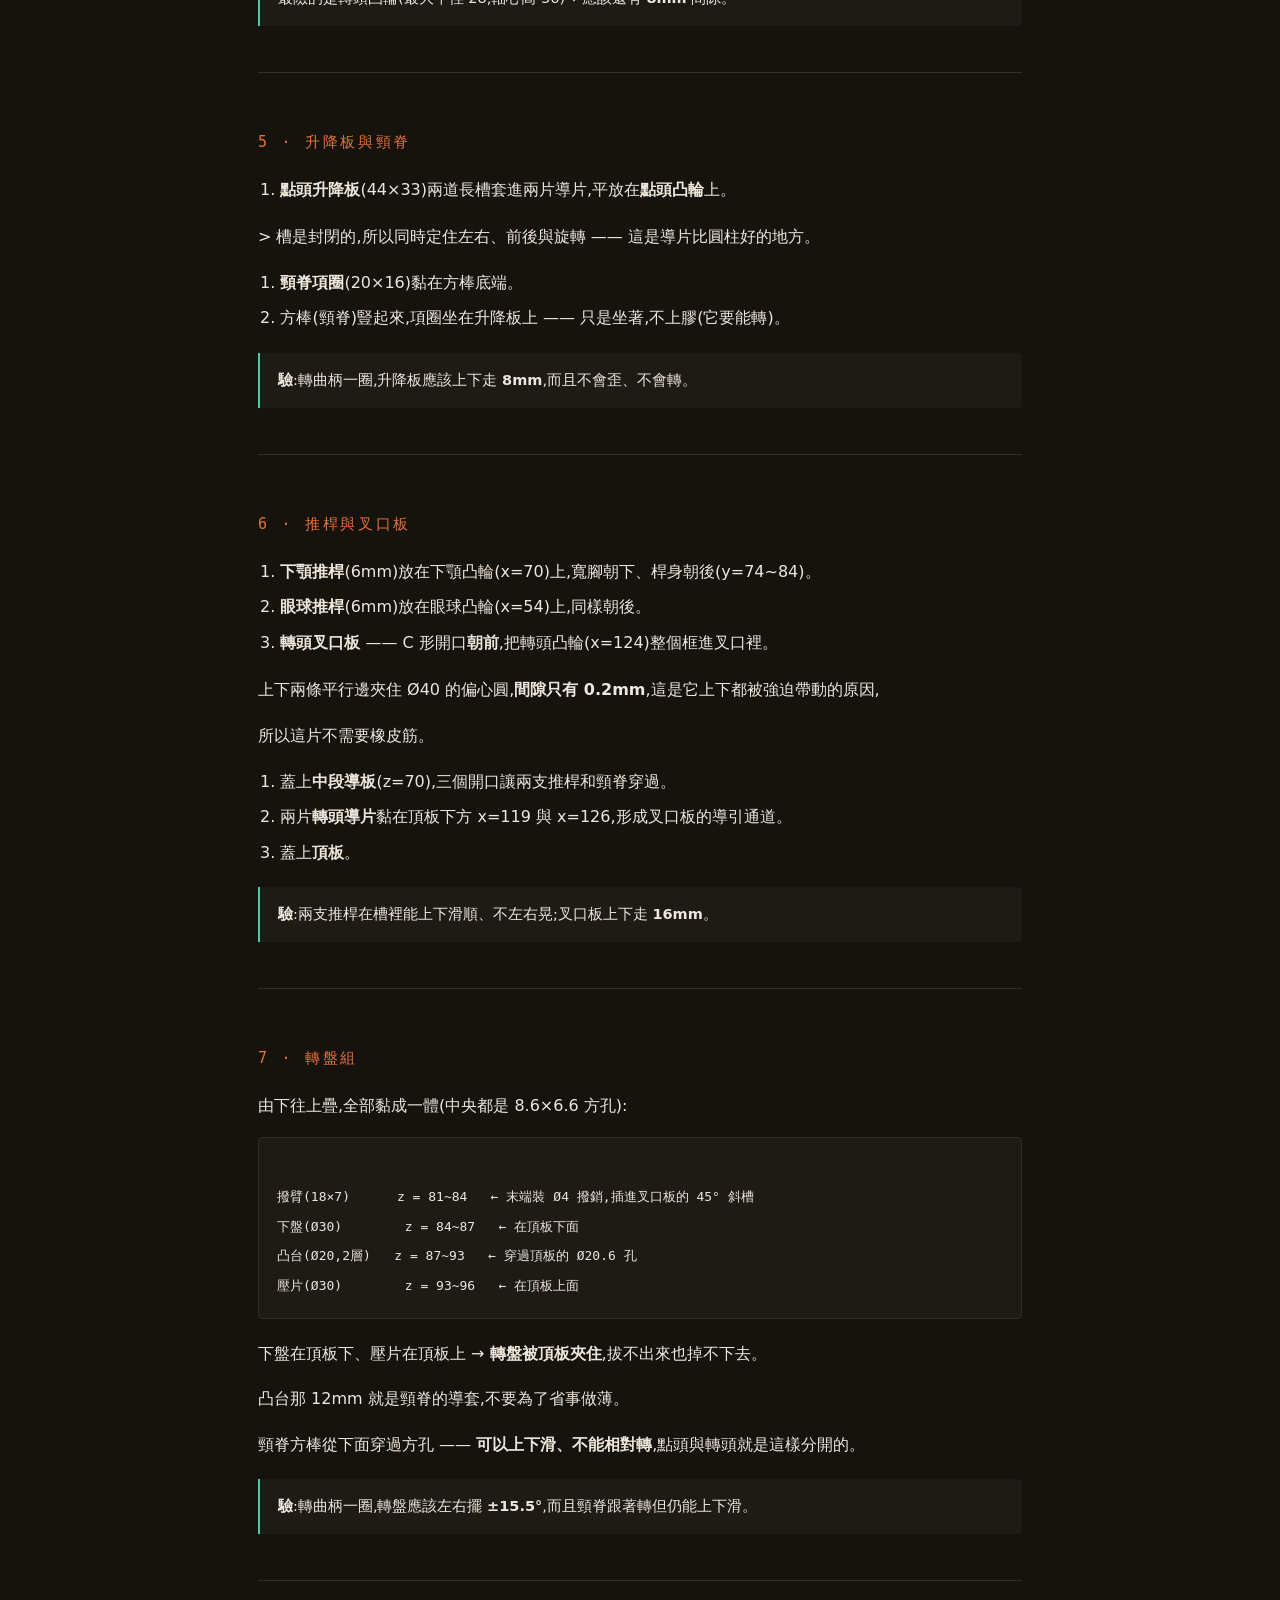
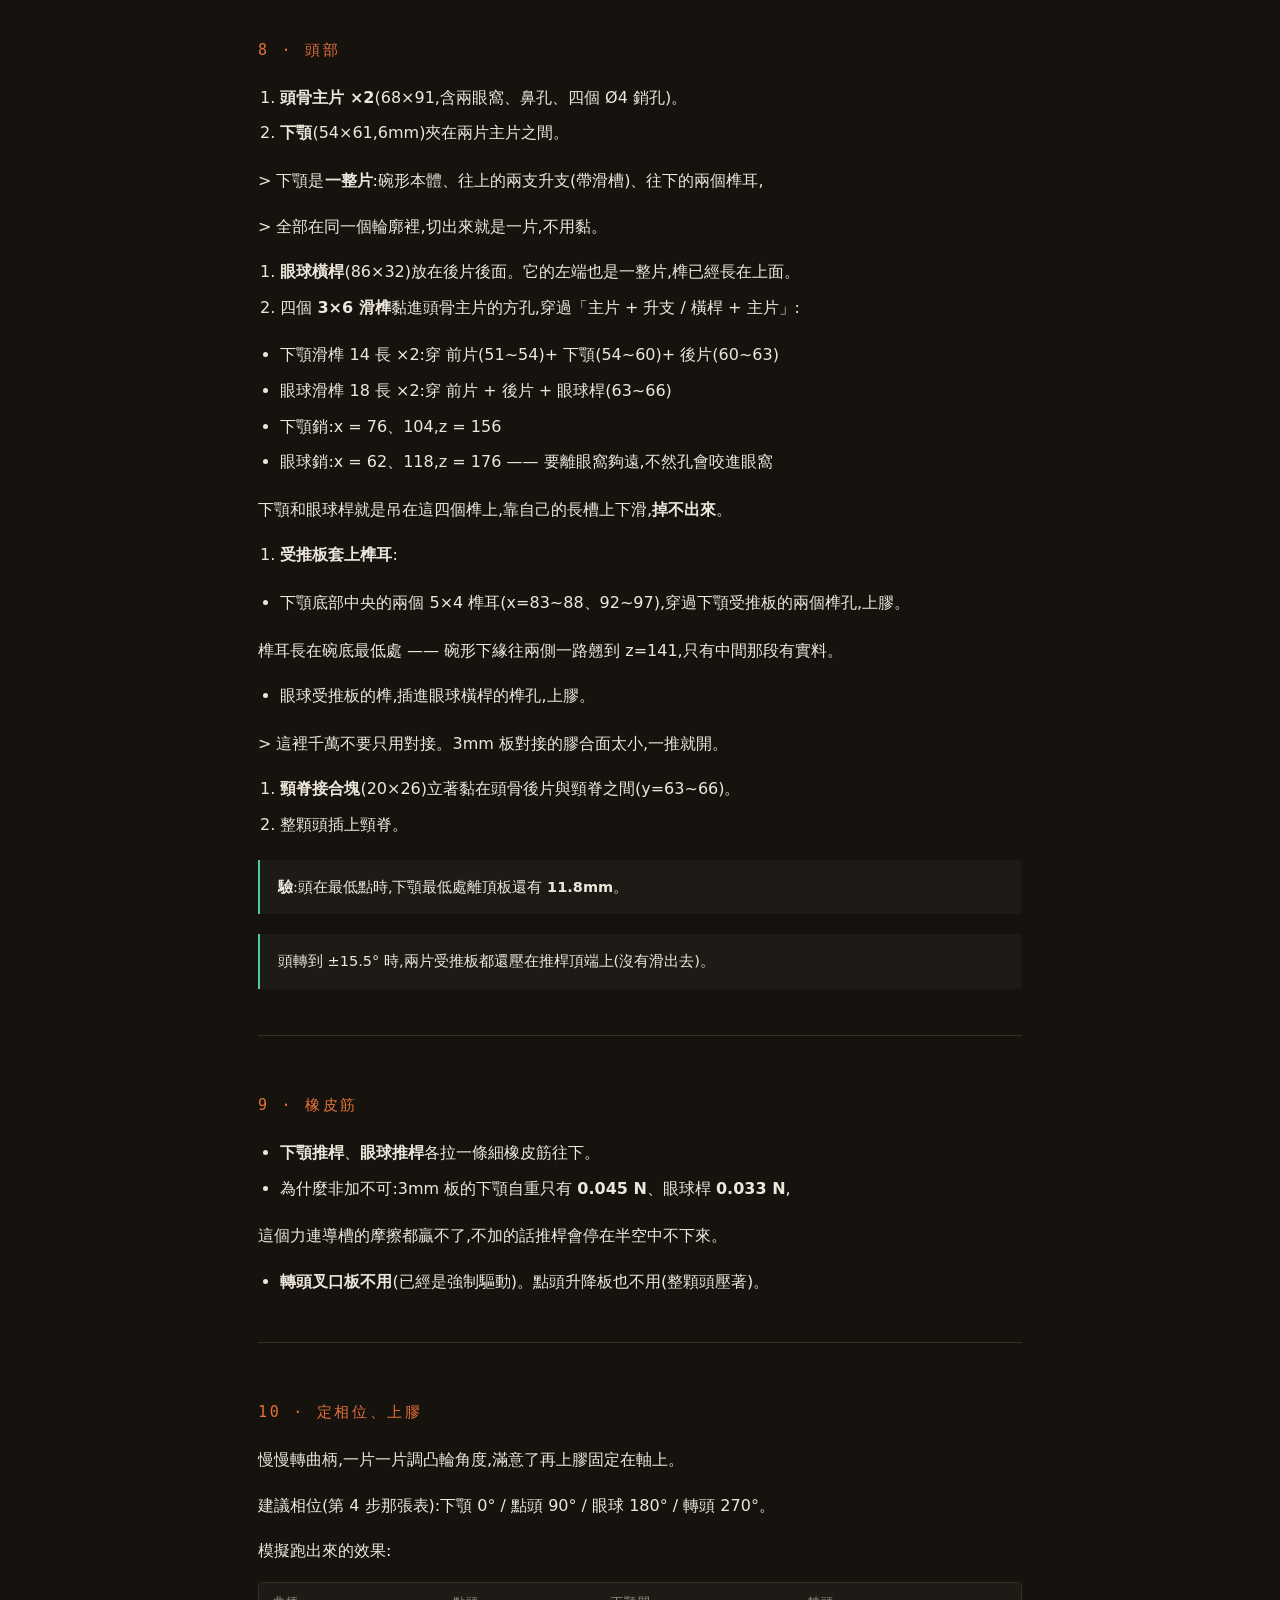
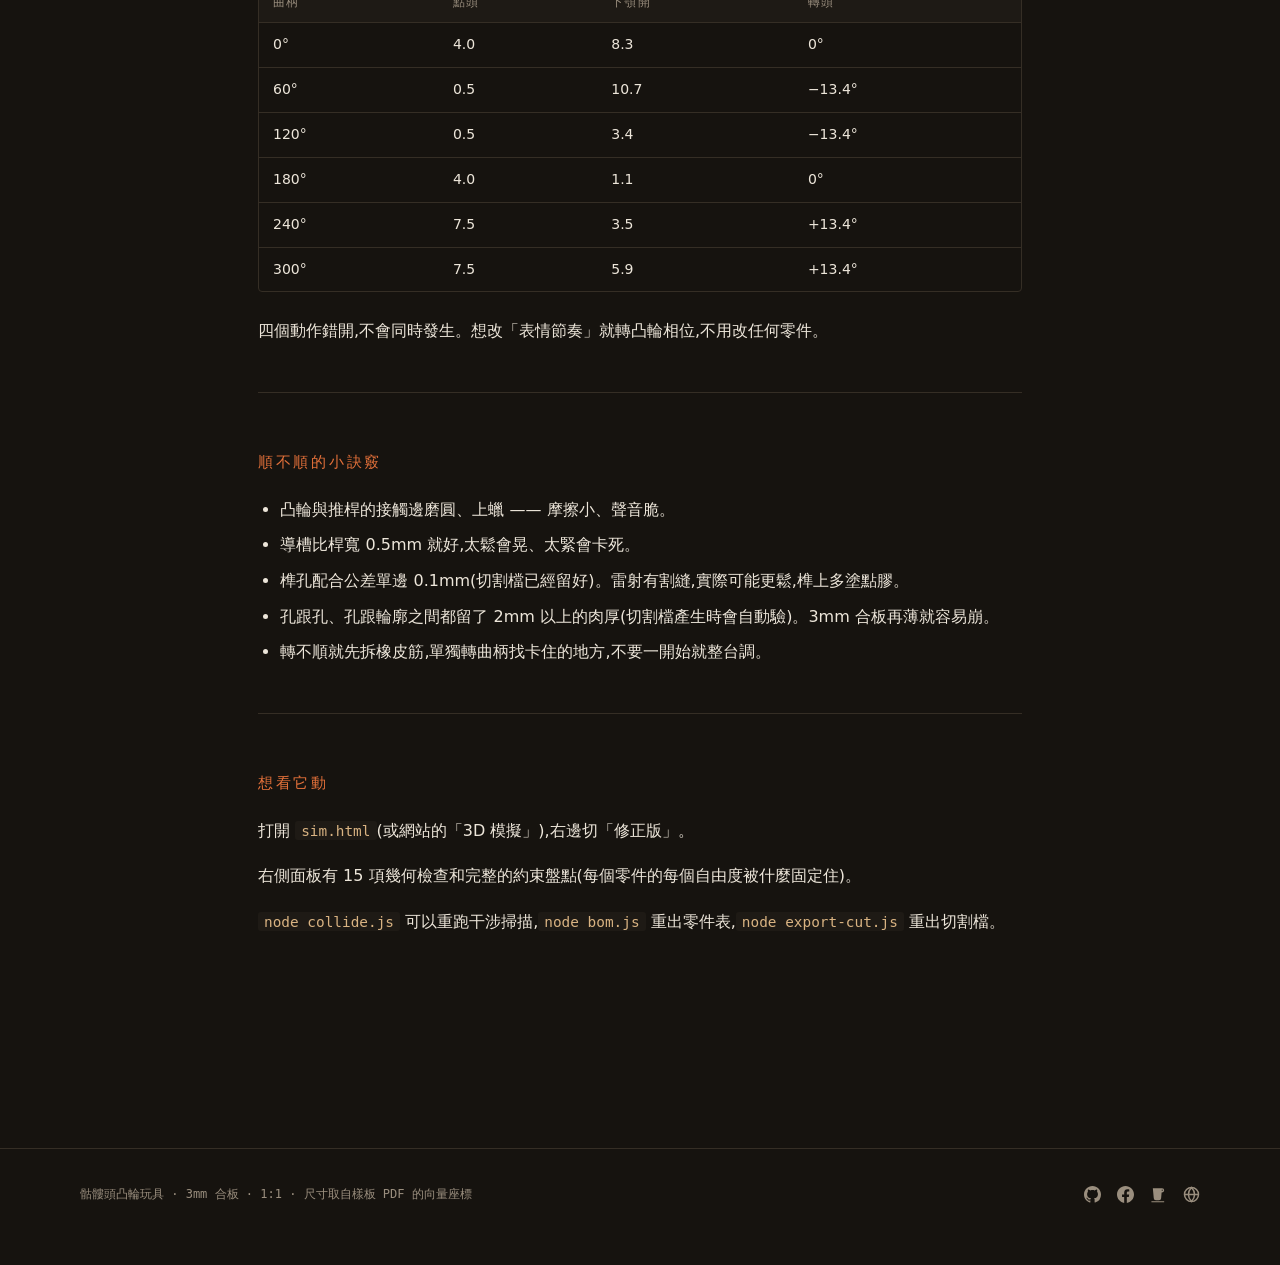
<file: assembly.html>
<!DOCTYPE html>
<html lang="zh-Hant">
<head>
<meta charset="utf-8">
<meta name="viewport" content="width=device-width,initial-scale=1">
<title>組裝說明 · 骷髏頭凸輪玩具</title>
<meta name="description" content="3mm 板的十步組裝流程,每一步都附驗證方法。">
<meta property="og:type" content="website">
<meta property="og:title" content="組裝說明 · 骷髏頭凸輪玩具">
<meta property="og:description" content="3mm 板的十步組裝流程,每一步都附驗證方法。">
<meta property="og:image" content="https://yazelin.github.io/skull-cam-toy/assets/og.jpg">
<meta property="og:url" content="https://yazelin.github.io/skull-cam-toy/assembly.html">
<meta name="twitter:card" content="summary_large_image">
<link rel="stylesheet" href="site.css">
</head>
<body>
<nav class="nav"><a class="brand" href="./">骷髏頭凸輪玩具</a>
  <a href="./">概覽</a>
  <a href="sim.html">3D 模擬</a>
  <a href="assembly.html" class="on">組裝說明</a>
  <a href="findings.html">驗證報告</a>
  <a href="heart.html">七夕心跳凸輪</a>
  <a href="#download">下載切割檔</a></nav>
<main class="doc">
<h1 id="骷髏頭凸輪玩具-組裝說明書">骷髏頭凸輪玩具 · 組裝說明書</h1>
<blockquote>實作註記:線鋸實作版有不少小地方是現場手工修出來的;就算照切割檔雷切,組裝時多半仍需微調修配。圖面與模擬給你九成,最後一成靠現場。</blockquote>
<p><strong>板厚 3mm。</strong> 所有尺寸都是在 3mm 下驗證過的(15 項幾何檢查 + 全零件干涉掃描)。</p>
<p>換板厚就要重算,不能只換材料。</p>
<p>座標約定(組裝時腦中對一下就好):</p>
<p><code>x</code> = 左右 0~180 · <code>y</code> = 前後 0 是前板 · <code>z</code> = 上下 0 是底板上表面。</p>
<hr>
<h2 id="0-材料">0 · 材料</h2>
<p><strong>板材</strong>:3mm 合板,A4 五張的量(<code>cut-all-A4.pdf</code>,共 47 片)。</p>
<p><strong>非板材</strong>(要另外買):</p>
<div class="tw"><table><thead><tr><th>品項</th><th>規格</th><th>數量</th><th>用在哪</th></tr></thead><tbody>
<tr><td>圓棒</td><td>Ø6 × 215</td><td>1</td><td><strong>凸輪軸 —— 唯一非圓不可的一支</strong></td></tr>
<tr><td>圓棒</td><td>Ø4 × 20</td><td>1</td><td>轉盤撥銷(見下面說明)</td></tr>
<tr><td>方棒</td><td>8 × 6 × 110</td><td>1</td><td>頸脊(也可用 3mm 板疊 2 層再裁 8mm 寬)</td></tr>
<tr><td>握把</td><td>—</td><td>1</td><td>3mm 板疊 4 層做成 12mm 方柄,或用 Ø7 圓棒</td></tr>
<tr><td>橡皮筋</td><td>細</td><td>2</td><td>下顎推桿、眼球推桿的回位</td></tr>
<tr><td>白膠</td><td>—</td><td>—</td><td></td></tr>
</tbody></table></div>
<p><strong>其他連接全部用板材卡榫</strong>,不需要圓棒:</p>
<div class="tw"><table><thead><tr><th>原本</th><th>改成</th></tr></thead><tbody>
<tr><td>升降板導柱 Ø4 圓棒 ×2</td><td><strong>升降導片</strong> 10×76 板材 ×2,下端插底板、上端插中段導板</td></tr>
<tr><td>下顎/眼球滑銷 Ø4 圓棒 ×4</td><td><strong>滑榫</strong> 3×6 板材小榫 ×4(下顎 14 長 ×2、眼球 18 長 ×2),黏進頭骨主片的方孔</td></tr>
<tr><td>軸環 Ø14 ×2</td><td><strong>板材圓片</strong> Ø14(中心 Ø6.2)×2,黏在軸上抵住側板外側</td></tr>
</tbody></table></div>
<p><strong>為什麼這兩支還是圓的:</strong></p>
<ul>
<li><strong>凸輪軸</strong>要在軸承裡連續旋轉。板材疊出來的方軸不是圓的,轉起來會卡、會磨橢圓。</li>
<li><strong>轉盤撥銷</strong>要一邊沿 45° 斜槽滑、一邊跟著撥臂轉 ±15.5°。</li>
</ul>
<p>  方榫在平行槽裡會別死;要嘛用圓銷,要嘛把槽開寬到容得下方榫的對角線(會多 1.7mm 曠量)。</p>
<hr>
<h2 id="1-切割前-先驗印表機">1 · 切割前:先驗印表機</h2>
<p><code>cut-*.svg</code> / <code>cut-all-A4.pdf</code> 每張底部都有一段 <strong>50mm 校正尺</strong>。</p>
<p>列印或雷切前先量它 —— <strong>不是剛好 50mm 就是縮放跑掉了</strong>,整份都會錯。</p>
<p>列印設定要選「實際大小 / 100%」,不要選「符合頁面」。</p>
<hr>
<h2 id="2-疊層膠合">2 · 疊層膠合</h2>
<p>切完先把「×2 層」的件兩片對貼成 6mm,<strong>孔和槽一定要對齊</strong>(用一支 Ø4 圓棒穿過孔當定位再上膠)。</p>
<p>要疊的:曲柄臂、下顎推桿、眼球推桿、<strong>下顎</strong>、轉盤凸台、軸承塊 ×2。</p>
<p>單層就好:軸環 ×2、升降導片 ×2、滑榫 ×4。</p>
<p>下顎是<strong>一整片</strong>(本體 + 兩支升支 + 兩個榫耳都在同一個輪廓裡),不是黏出來的。</p>
<hr>
<h2 id="3-底座">3 · 底座</h2>
<ol>
<li>底板(180×114)平放。</li>
<li><strong>前板、後板</strong>(180×90)立在底板前後緣。</li>
<li><strong>左右側板</strong>(108×90)夾在前後板之間 —— 側板是 108 不是 114,就是為了留出前後板的 3+3。</li>
<li><strong>軸承塊</strong>(24×16,6mm)貼在兩片側板<strong>內側</strong>,Ø6 孔對準側板的 Ø6 孔。</li>
</ol>
<p>   這一步不能省:側板只有 3mm,軸承長度不夠,孔會被磨成橢圓。貼了之後變 9mm。</p>
<ol>
<li><strong>兩片升降導片</strong>(10×76)插進底板的兩道榫孔,位置 x=78 與 x=104(y=62~72),垂直立好。</li>
</ol>
<p>   上端等第 6 步蓋中段導板時一起插進去 —— 兩端都有榫,不會歪。</p>
<blockquote><strong>驗</strong>:兩片側板的軸孔要左右對齊 —— 拿 Ø6 圓棒穿過去,能輕鬆轉動不卡。</blockquote>
<hr>
<h2 id="4-凸輪軸與相位-最關鍵的一步">4 · 凸輪軸與相位(最關鍵的一步)</h2>
<p>凸輪軸 Ø6 從左側板穿進去,<strong>由左而右</strong>依序套上:</p>
<div class="tw"><table><thead><tr><th>順序</th><th>零件</th><th>x 位置</th><th>相位</th></tr></thead><tbody>
<tr><td>1</td><td>眼球凸輪(雙凸)</td><td>54</td><td><strong>180°</strong></td></tr>
<tr><td>2</td><td>下顎凸輪(水滴)</td><td>70</td><td><strong>0°</strong></td></tr>
<tr><td>3</td><td>點頭凸輪(偏心 R12 e4)</td><td>110</td><td><strong>90°</strong></td></tr>
<tr><td>4</td><td>轉頭凸輪(偏心 R20 e8)</td><td>124</td><td><strong>270°</strong></td></tr>
</tbody></table></div>
<p><strong>先不要上膠。</strong> 四片都能在軸上轉,留到第 9 步試轉時再定相位。</p>
<p>兩端裝 <strong>Ø14 軸環</strong>,抵住側板外側 —— 不裝的話軸會整根滑出來。</p>
<p>左端裝曲柄臂(Ø6 孔),外側裝 Ø7 握把。</p>
<blockquote><strong>驗</strong>:手轉一圈,四片凸輪都不會刮到底板。</blockquote>
<blockquote>最險的是轉頭凸輪(最大半徑 28,軸心高 36)→ 應該還有 <strong>8mm</strong> 間隙。</blockquote>
<hr>
<h2 id="5-升降板與頸脊">5 · 升降板與頸脊</h2>
<ol>
<li><strong>點頭升降板</strong>(44×33)兩道長槽套進兩片導片,平放在<strong>點頭凸輪</strong>上。</li>
</ol>
<p>   &gt; 槽是封閉的,所以同時定住左右、前後與旋轉 —— 這是導片比圓柱好的地方。</p>
<ol>
<li><strong>頸脊項圈</strong>(20×16)黏在方棒底端。</li>
<li>方棒(頸脊)豎起來,項圈坐在升降板上 —— 只是坐著,不上膠(它要能轉)。</li>
</ol>
<blockquote><strong>驗</strong>:轉曲柄一圈,升降板應該上下走 <strong>8mm</strong>,而且不會歪、不會轉。</blockquote>
<hr>
<h2 id="6-推桿與叉口板">6 · 推桿與叉口板</h2>
<ol>
<li><strong>下顎推桿</strong>(6mm)放在下顎凸輪(x=70)上,寬腳朝下、桿身朝後(y=74~84)。</li>
<li><strong>眼球推桿</strong>(6mm)放在眼球凸輪(x=54)上,同樣朝後。</li>
<li><strong>轉頭叉口板</strong> —— C 形開口<strong>朝前</strong>,把轉頭凸輪(x=124)整個框進叉口裡。</li>
</ol>
<p>   上下兩條平行邊夾住 Ø40 的偏心圓,<strong>間隙只有 0.2mm</strong>,這是它上下都被強迫帶動的原因,</p>
<p>   所以這片不需要橡皮筋。</p>
<ol>
<li>蓋上<strong>中段導板</strong>(z=70),三個開口讓兩支推桿和頸脊穿過。</li>
<li>兩片<strong>轉頭導片</strong>黏在頂板下方 x=119 與 x=126,形成叉口板的導引通道。</li>
<li>蓋上<strong>頂板</strong>。</li>
</ol>
<blockquote><strong>驗</strong>:兩支推桿在槽裡能上下滑順、不左右晃;叉口板上下走 <strong>16mm</strong>。</blockquote>
<hr>
<h2 id="7-轉盤組">7 · 轉盤組</h2>
<p>由下往上疊,全部黏成一體(中央都是 8.6×6.6 方孔):</p>
<pre><code>
撥臂(18×7)      z = 81~84   ← 末端裝 Ø4 撥銷,插進叉口板的 45° 斜槽
下盤(Ø30)        z = 84~87   ← 在頂板下面
凸台(Ø20,2層)   z = 87~93   ← 穿過頂板的 Ø20.6 孔
壓片(Ø30)        z = 93~96   ← 在頂板上面
</code></pre>
<p>下盤在頂板下、壓片在頂板上 → <strong>轉盤被頂板夾住</strong>,拔不出來也掉不下去。</p>
<p>凸台那 12mm 就是頸脊的導套,不要為了省事做薄。</p>
<p>頸脊方棒從下面穿過方孔 —— <strong>可以上下滑、不能相對轉</strong>,點頭與轉頭就是這樣分開的。</p>
<blockquote><strong>驗</strong>:轉曲柄一圈,轉盤應該左右擺 <strong>±15.5°</strong>,而且頸脊跟著轉但仍能上下滑。</blockquote>
<hr>
<h2 id="8-頭部">8 · 頭部</h2>
<ol>
<li><strong>頭骨主片 ×2</strong>(68×91,含兩眼窩、鼻孔、四個 Ø4 銷孔)。</li>
<li><strong>下顎</strong>(54×61,6mm)夾在兩片主片之間。</li>
</ol>
<p>   &gt; 下顎是<strong>一整片</strong>:碗形本體、往上的兩支升支(帶滑槽)、往下的兩個榫耳,</p>
<p>   &gt; 全部在同一個輪廓裡,切出來就是一片,不用黏。</p>
<ol>
<li><strong>眼球橫桿</strong>(86×32)放在後片後面。它的左端也是一整片,榫已經長在上面。</li>
<li>四個 <strong>3×6 滑榫</strong>黏進頭骨主片的方孔,穿過「主片 + 升支 / 橫桿 + 主片」:</li>
</ol>
<ul>
<li>下顎滑榫 14 長 ×2:穿 前片(51~54)+ 下顎(54~60)+ 後片(60~63)</li>
<li>眼球滑榫 18 長 ×2:穿 前片 + 後片 + 眼球桿(63~66)</li>
<li>下顎銷:x = 76、104,z = 156</li>
<li>眼球銷:x = 62、118,z = 176 —— 要離眼窩夠遠,不然孔會咬進眼窩</li>
</ul>
<p>   下顎和眼球桿就是吊在這四個榫上,靠自己的長槽上下滑,<strong>掉不出來</strong>。</p>
<ol>
<li><strong>受推板套上榫耳</strong>:</li>
</ol>
<ul>
<li>下顎底部中央的兩個 5×4 榫耳(x=83~88、92~97),穿過下顎受推板的兩個榫孔,上膠。</li>
</ul>
<p>     榫耳長在碗底最低處 —— 碗形下緣往兩側一路翹到 z=141,只有中間那段有實料。</p>
<ul>
<li>眼球受推板的榫,插進眼球橫桿的榫孔,上膠。</li>
</ul>
<p>   &gt; 這裡千萬不要只用對接。3mm 板對接的膠合面太小,一推就開。</p>
<ol>
<li><strong>頸脊接合塊</strong>(20×26)立著黏在頭骨後片與頸脊之間(y=63~66)。</li>
<li>整顆頭插上頸脊。</li>
</ol>
<blockquote><strong>驗</strong>:頭在最低點時,下顎最低處離頂板還有 <strong>11.8mm</strong>。</blockquote>
<blockquote>頭轉到 ±15.5° 時,兩片受推板都還壓在推桿頂端上(沒有滑出去)。</blockquote>
<hr>
<h2 id="9-橡皮筋">9 · 橡皮筋</h2>
<ul>
<li><strong>下顎推桿</strong>、<strong>眼球推桿</strong>各拉一條細橡皮筋往下。</li>
<li>為什麼非加不可:3mm 板的下顎自重只有 <strong>0.045 N</strong>、眼球桿 <strong>0.033 N</strong>,</li>
</ul>
<p>  這個力連導槽的摩擦都贏不了,不加的話推桿會停在半空中不下來。</p>
<ul>
<li><strong>轉頭叉口板不用</strong>(已經是強制驅動)。點頭升降板也不用(整顆頭壓著)。</li>
</ul>
<hr>
<h2 id="10-定相位-上膠">10 · 定相位、上膠</h2>
<p>慢慢轉曲柄,一片一片調凸輪角度,滿意了再上膠固定在軸上。</p>
<p>建議相位(第 4 步那張表):下顎 0° / 點頭 90° / 眼球 180° / 轉頭 270°。</p>
<p>模擬跑出來的效果:</p>
<div class="tw"><table><thead><tr><th>曲柄</th><th>點頭</th><th>下顎開</th><th>轉頭</th></tr></thead><tbody>
<tr><td>0°</td><td>4.0</td><td>8.3</td><td>0°</td></tr>
<tr><td>60°</td><td>0.5</td><td>10.7</td><td>−13.4°</td></tr>
<tr><td>120°</td><td>0.5</td><td>3.4</td><td>−13.4°</td></tr>
<tr><td>180°</td><td>4.0</td><td>1.1</td><td>0°</td></tr>
<tr><td>240°</td><td>7.5</td><td>3.5</td><td>+13.4°</td></tr>
<tr><td>300°</td><td>7.5</td><td>5.9</td><td>+13.4°</td></tr>
</tbody></table></div>
<p>四個動作錯開,不會同時發生。想改「表情節奏」就轉凸輪相位,不用改任何零件。</p>
<hr>
<h2 id="順不順的小訣竅">順不順的小訣竅</h2>
<ul>
<li>凸輪與推桿的接觸邊磨圓、上蠟 —— 摩擦小、聲音脆。</li>
<li>導槽比桿寬 0.5mm 就好,太鬆會晃、太緊會卡死。</li>
<li>榫孔配合公差單邊 0.1mm(切割檔已經留好)。雷射有割縫,實際可能更鬆,榫上多塗點膠。</li>
<li>孔跟孔、孔跟輪廓之間都留了 2mm 以上的肉厚(切割檔產生時會自動驗)。3mm 合板再薄就容易崩。</li>
<li>轉不順就先拆橡皮筋,單獨轉曲柄找卡住的地方,不要一開始就整台調。</li>
</ul>
<hr>
<h2 id="想看它動">想看它動</h2>
<p>打開 <code>sim.html</code>(或網站的「3D 模擬」),右邊切「修正版」。</p>
<p>右側面板有 15 項幾何檢查和完整的約束盤點(每個零件的每個自由度被什麼固定住)。</p>
<p><code>node collide.js</code> 可以重跑干涉掃描,<code>node bom.js</code> 重出零件表,<code>node export-cut.js</code> 重出切割檔。</p>
</main>
<div class="foot"><div class="in">
  <span>骷髏頭凸輪玩具 · 3mm 合板 · 1:1 · 尺寸取自樣板 PDF 的向量座標</span>
  <span class="fi">
    <a href="https://github.com/yazelin/skull-cam-toy" target="_blank" rel="noopener" title="GitHub" aria-label="GitHub">
      <svg viewBox="0 0 16 16" width="17" height="17" fill="currentColor" aria-hidden="true"><path d="M8 0C3.58 0 0 3.58 0 8c0 3.54 2.29 6.53 5.47 7.59.4.07.55-.17.55-.38 0-.19-.01-.82-.01-1.49-2.01.37-2.53-.49-2.69-.94-.09-.23-.48-.94-.82-1.13-.28-.15-.68-.52-.01-.53.63-.01 1.08.58 1.23.82.72 1.21 1.87.87 2.33.66.07-.52.28-.87.51-1.07-1.78-.2-3.64-.89-3.64-3.95 0-.87.31-1.59.82-2.15-.08-.2-.36-1.02.08-2.12 0 0 .67-.21 2.2.82.64-.18 1.32-.27 2-.27s1.36.09 2 .27c1.53-1.04 2.2-.82 2.2-.82.44 1.1.16 1.92.08 2.12.51.56.82 1.27.82 2.15 0 3.07-1.87 3.75-3.65 3.95.29.25.54.73.54 1.48 0 1.07-.01 1.93-.01 2.2 0 .21.15.46.55.38A8.01 8.01 0 0 0 16 8c0-4.42-3.58-8-8-8Z"/></svg>
    </a>
    <a href="https://www.facebook.com/yaze.lin.gm" target="_blank" rel="noopener" title="Facebook" aria-label="Facebook">
      <svg viewBox="0 0 16 16" width="17" height="17" fill="currentColor" aria-hidden="true"><path d="M16 8.05C16 3.6 12.42 0 8 0S0 3.6 0 8.05C0 12.07 2.93 15.4 6.75 16v-5.62H4.72V8.05h2.03V6.28c0-2.02 1.2-3.13 3.02-3.13.88 0 1.79.16 1.79.16v1.97h-1.01c-.99 0-1.3.62-1.3 1.26v1.51h2.22l-.35 2.33H9.25V16C13.07 15.4 16 12.07 16 8.05Z"/></svg>
    </a>
    <a href="https://buymeacoffee.com/yazelin" target="_blank" rel="noopener" title="請亞澤喝杯咖啡" aria-label="Buy Me a Coffee">
      <svg viewBox="0 0 24 24" width="17" height="17" fill="currentColor" aria-hidden="true"><path d="M4 3h13a3 3 0 0 1 0 6h-.6l-.7 8.2A3 3 0 0 1 12.7 20H8.3a3 3 0 0 1-3-2.8L4 3Zm12.6 4H17a1 1 0 0 0 0-2h-.23l-.17 2ZM2 21.5h18v1.5H2v-1.5Z"/></svg>
    </a>
    <a href="https://yazelin.github.io/" target="_blank" rel="noopener" title="亞澤的部落格" aria-label="亞澤的部落格">
      <svg viewBox="0 0 16 16" width="17" height="17" fill="none" stroke="currentColor" stroke-width="1.4" aria-hidden="true"><circle cx="8" cy="8" r="6.6"/><path d="M1.4 8h13.2M8 1.4c1.9 2 2.9 4.2 2.9 6.6S9.9 12.6 8 14.6C6.1 12.6 5.1 10.4 5.1 8S6.1 3.4 8 1.4Z"/></svg>
    </a>
  </span>
</div></div>

<!-- yz-promo-footer v11 | 三件套+BMC 注意力效果 | https://github.com/yazelin/promo-footer-skill -->
<script>
(function(){"use strict";
if(window.__yzPromoInit)return;window.__yzPromoInit=1;
/* 開啟計數。只送站名,後端只記「哪天、哪站、幾次」,不存 IP、不設 cookie、不給識別碼。
   有一半的作品是純靜態沒後端,以前根本不知道有沒有人在用。這行要放在下面那個
   prefers-reduced-motion 的 return 之前,不然關動畫的人就不會被算到。 */
try{if(location.hostname==="yazelin.github.io"&&navigator.sendBeacon)navigator.sendBeacon("https://k-rider-api.yazelinj303.workers.dev/hit?s=skull-cam-toy")}catch(e){}
try{if(window.matchMedia&&matchMedia("(prefers-reduced-motion: reduce)").matches)return}catch(e){}
var REPO="skull-cam-toy",INJECT=false,ADDBLOG=true;
var GH=REPO?"https://github.com/yazelin/"+REPO:"https://github.com/yazelin";
var LINES=["嘿，這裡這裡，我是咖啡按鈕","我是一顆很努力的按鈕，求被點一下","噓，亞澤不知道我在偷偷拉贊助","你看我跳得這麼賣力，不請一杯嗎？","不請也沒關係，你來玩我就很開心","免費給你玩的，想寵亞澤再說","一杯咖啡，是下一個作品的燃料","你的咖啡會變成下一個作品，真的","咖啡因進入亞澤體內，程式碼就會自己寫完","亞澤說，有人請咖啡他會開心一整天","只是一杯咖啡，但亞澤會記得你","用愛發電中，咖啡因可提升發電效率","覺得好玩嗎？抖內一下下","這個網站沒有廣告，只有我這顆按鈕"];
var ICONS={blog:'<svg viewBox="0 0 24 24" width="18" height="18" fill="currentColor" aria-hidden="true"><path d="M12 2C6.48 2 2 6.48 2 12s4.48 10 10 10 10-4.48 10-10S17.52 2 12 2zm-1 17.93c-3.95-.49-7-3.85-7-7.93 0-.62.08-1.21.21-1.79L9 15v1c0 1.1.9 2 2 2v1.93zm6.9-2.54c-.26-.81-1-1.39-1.9-1.39h-1v-3c0-.55-.45-1-1-1H8v-2h2c.55 0 1-.45 1-1V7h2c1.1 0 2-.9 2-2v-.41c2.93 1.19 5 4.06 5 7.41 0 2.08-.8 3.97-2.1 5.39z"/></svg>',gh:'<svg viewBox="0 0 24 24" width="18" height="18" fill="currentColor" aria-hidden="true"><path d="M12 .297c-6.63 0-12 5.373-12 12 0 5.303 3.438 9.8 8.205 11.385.6.113.82-.258.82-.577 0-.285-.01-1.04-.015-2.04-3.338.724-4.042-1.61-4.042-1.61C4.422 18.07 3.633 17.7 3.633 17.7c-1.087-.744.084-.729.084-.729 1.205.084 1.838 1.236 1.838 1.236 1.07 1.835 2.809 1.305 3.495.998.108-.776.417-1.305.76-1.605-2.665-.3-5.466-1.332-5.466-5.93 0-1.31.465-2.38 1.235-3.22-.135-.303-.54-1.523.105-3.176 0 0 1.005-.322 3.3 1.23.96-.267 1.98-.399 3-.405 1.02.006 2.04.138 3 .405 2.28-1.552 3.285-1.23 3.285-1.23.645 1.653.24 2.873.12 3.176.765.84 1.23 1.91 1.23 3.22 0 4.61-2.805 5.625-5.475 5.92.42.36.81 1.096.81 2.22 0 1.606-.015 2.896-.015 3.286 0 .315.21.69.825.57C20.565 22.092 24 17.592 24 12.297c0-6.627-5.373-12-12-12"/></svg>',fb:'<svg viewBox="0 0 24 24" width="18" height="18" fill="currentColor" aria-hidden="true"><path d="M9.101 23.691v-7.98H6.627v-3.667h2.474v-1.58c0-4.085 1.848-5.978 5.858-5.978.401 0 .955.042 1.468.103a8.68 8.68 0 0 1 1.141.195v3.325a8.623 8.623 0 0 0-.653-.036 26.805 26.805 0 0 0-.733-.009c-.707 0-1.259.096-1.675.309a1.686 1.686 0 0 0-.679.622c-.258.42-.374.995-.374 1.752v1.297h3.919l-.386 2.103-.287 1.564h-3.246v8.245C19.396 23.238 24 18.179 24 12.044c0-6.627-5.373-12-12-12s-12 5.373-12 12c0 5.628 3.874 10.35 9.101 11.647Z"/></svg>',bmc:'<svg viewBox="0 0 24 24" width="18" height="18" fill="currentColor" aria-hidden="true"><path d="M20.216 6.415l-.132-.666c-.119-.598-.388-1.163-1.001-1.379-.197-.069-.42-.098-.57-.241-.152-.143-.196-.366-.231-.572-.065-.378-.125-.756-.192-1.133-.057-.325-.102-.69-.25-.987-.195-.4-.597-.634-.996-.788a5.723 5.723 0 00-.626-.194c-1-.263-2.05-.36-3.077-.416a25.834 25.834 0 00-3.7.062c-.915.083-1.88.184-2.75.5-.318.116-.646.256-.888.501-.297.302-.393.77-.177 1.146.154.267.415.456.692.58.36.162.737.284 1.123.366 1.075.238 2.189.331 3.287.37 1.218.05 2.437.01 3.65-.118.299-.033.598-.073.896-.119.352-.054.578-.513.474-.834-.124-.383-.457-.531-.834-.473-.466.074-.96.108-1.382.146-1.177.08-2.358.082-3.536.006a22.228 22.228 0 01-1.157-.107c-.086-.01-.18-.025-.258-.036-.243-.036-.484-.08-.724-.13-.111-.027-.111-.185 0-.212h.005c.277-.06.557-.108.838-.147h.002c.131-.009.263-.032.394-.048a25.076 25.076 0 013.426-.12c.674.019 1.347.067 2.017.144l.228.031c.267.04.533.088.798.145.392.085.895.113 1.07.542.055.137.08.288.111.431l.319 1.484a.237.237 0 01-.199.284h-.003c-.037.006-.075.01-.112.015a36.704 36.704 0 01-4.743.295 37.059 37.059 0 01-4.699-.304c-.14-.017-.293-.042-.417-.06-.326-.048-.649-.108-.973-.161-.393-.065-.768-.032-1.123.161-.29.16-.527.404-.675.701-.154.316-.199.66-.267 1-.069.34-.176.707-.135 1.056.087.753.613 1.365 1.37 1.502a39.69 39.69 0 0011.343.376.483.483 0 01.535.53l-.071.697-1.018 9.907c-.041.41-.047.832-.125 1.237-.122.637-.553 1.028-1.182 1.171-.577.131-1.165.2-1.756.205-.656.004-1.31-.025-1.966-.022-.699.004-1.556-.06-2.095-.58-.475-.458-.54-1.174-.605-1.793l-.731-7.013-.322-3.094c-.037-.351-.286-.695-.678-.678-.336.015-.718.3-.678.679l.228 2.185.949 9.112c.147 1.344 1.174 2.068 2.446 2.272.742.12 1.503.144 2.257.156.966.016 1.942.053 2.892-.122 1.408-.258 2.465-1.198 2.616-2.657.34-3.332.683-6.663 1.024-9.995l.215-2.087a.484.484 0 01.39-.426c.402-.078.787-.212 1.074-.518.455-.488.546-1.124.385-1.766zm-1.478.772c-.145.137-.363.201-.578.233-2.416.359-4.866.54-7.308.46-1.748-.06-3.477-.254-5.207-.498-.17-.024-.353-.055-.47-.18-.22-.236-.111-.71-.054-.995.052-.26.152-.609.463-.646.484-.057 1.046.148 1.526.22.577.088 1.156.159 1.737.212 2.48.226 5.002.19 7.472-.14.45-.06.899-.13 1.345-.21.399-.072.84-.206 1.08.206.166.281.188.657.162.974a.544.544 0 01-.169.364zm-6.159 3.9c-.862.37-1.84.788-3.109.788a5.884 5.884 0 01-1.569-.217l.877 9.004c.065.78.717 1.38 1.5 1.38 0 0 1.243.065 1.658.065.447 0 1.786-.065 1.786-.065.783 0 1.434-.6 1.499-1.38l.94-9.95a3.996 3.996 0 00-1.322-.238c-.826 0-1.491.284-2.26.613z"/></svg>'};
var CSS="@keyframes yzIdle{0%,55%,100%{transform:translateY(0)}62%{transform:translateY(-4px)}70%{transform:translateY(0)}78%{transform:translateY(-2px)}84%{transform:translateY(0)}}"+
".yz-idle{animation:yzIdle 2.6s ease-in-out infinite}"+
"@keyframes yzHop{0%,100%{transform:translateY(0)}20%{transform:translateY(-6px) scale(1.04)}40%{transform:translateY(0) scale(1)}55%{transform:translateY(-3px)}70%{transform:translateY(0)}}"+
".yz-hop{animation:yzHop .9s cubic-bezier(.36,.07,.19,.97)}"+
".yz-bubble{position:fixed;z-index:2147483000;max-width:200px;padding:6px 11px;border-radius:14px;background:#fffdf7;color:#4a3f35;border:1px solid rgba(0,0,0,.1);box-shadow:0 4px 14px rgba(0,0,0,.18);font:13px/1.5 system-ui,-apple-system,'Noto Sans TC',sans-serif;pointer-events:none;opacity:0;transform:translateY(5px);transition:opacity .25s ease,transform .25s ease}"+
".yz-bubble.yz-on{opacity:1;transform:translateY(0)}"+
".yz-bubble::after{content:'';position:absolute;left:var(--yz-tail,50%);margin-left:-6px;border:6px solid transparent}"+
".yz-bubble.yz-above::after{bottom:-6px;border-bottom:0;border-top:6px solid #fffdf7}"+
".yz-bubble.yz-below::after{top:-6px;border-top:0;border-bottom:6px solid #fffdf7}"+
".yz-cluster{position:fixed;right:12px;bottom:12px;z-index:2147482999;display:flex;gap:10px}"+
".yz-cluster a{display:inline-flex;align-items:center;justify-content:center;width:38px;height:38px;border-radius:50%;background:rgba(22,26,35,.72);color:#fff;border:1px solid rgba(255,255,255,.28);backdrop-filter:blur(4px);transition:transform .15s,background .15s}"+
".yz-cluster a:hover{transform:translateY(-2px);background:rgba(22,26,35,.92)}";
var bubble,anchor;
function addCss(){if(document.getElementById("yz-promo-css"))return;var s=document.createElement("style");s.id="yz-promo-css";s.textContent=CSS;document.head.appendChild(s)}
function inFooter(el){try{return !!(el.closest&&el.closest('footer,nav,[class*="footer"],[id*="footer"]'))}catch(e){return false}}
function findAnchor(){var as=document.querySelectorAll('a[href*="buymeacoffee.com/yazelin"]');if(!as.length)return null;
var vis=[],i,r;for(i=0;i<as.length;i++){r=as[i].getBoundingClientRect();if(r.width||r.height)vis.push(as[i])}
var pool=vis.length?vis:[].slice.call(as);
for(i=0;i<pool.length;i++)if(inFooter(pool[i]))return pool[i];
return pool[pool.length-1]}
function inject(){if(!INJECT||findAnchor()||document.querySelector(".yz-cluster"))return;
var n=document.createElement("nav");n.className="yz-cluster";n.setAttribute("aria-label","作者連結");
n.innerHTML='<a href="'+GH+'" target="_blank" rel="noopener" aria-label="GitHub 原始碼" title="GitHub 原始碼">'+ICONS.gh+'</a>'+
'<a href="https://www.facebook.com/yaze.lin.gm" target="_blank" rel="noopener" aria-label="Facebook" title="Facebook">'+ICONS.fb+'</a>'+
'<a href="https://buymeacoffee.com/yazelin" target="_blank" rel="noopener" aria-label="請亞澤喝杯咖啡 Buy me a coffee" title="請亞澤喝杯咖啡 Buy me a coffee">'+ICONS.bmc+'</a>'+
(ADDBLOG?'<a class="yz-blog" href="https://yazelin.github.io/" target="_blank" rel="noopener" aria-label="亞澤的部落格" title="亞澤的部落格">'+ICONS.blog+'</a>':'');
document.body.appendChild(n)}
function blogLinked(){var as=document.querySelectorAll('a[href^="https://yazelin.github.io"]');for(var i=0;i<as.length;i++){try{if(new URL(as[i].href).pathname==="/")return true}catch(e){}}return false}
function addBlog(){if(!ADDBLOG||document.querySelector(".yz-blog")||blogLinked()||!inFooter(anchor))return;
var c=anchor.cloneNode(true);c.classList.remove("yz-hop","yz-idle");c.classList.add("yz-blog");
c.href="https://yazelin.github.io/";c.setAttribute("aria-label","亞澤的部落格");c.setAttribute("title","亞澤的部落格");
if(c.querySelector("svg")){var hasText=!!c.textContent.trim();c.innerHTML=ICONS.blog+(hasText?"部落格":"")}else{c.textContent="部落格"}
anchor.parentNode.insertBefore(c,anchor.nextSibling)}
function hop(){anchor.classList.remove("yz-hop");void anchor.offsetWidth;anchor.classList.add("yz-hop")}
var shown=0,MAX_SHOWS=3;
function say(){if(document.hidden)return;var r=anchor.getBoundingClientRect();if(!r.width&&!r.height)return;if(r.bottom<0||r.top>innerHeight)return;shown++;
bubble.textContent=LINES[Math.floor(Math.random()*LINES.length)];
bubble.classList.remove("yz-on","yz-above","yz-below");
bubble.style.left="0px";bubble.style.top="0px";
var bw=bubble.offsetWidth,bh=bubble.offsetHeight,cx=r.left+r.width/2;
var left=Math.max(8,Math.min(cx-bw/2,innerWidth-bw-8));
var above=r.top-bh-12>=8;
bubble.style.left=left+"px";
bubble.style.top=(above?r.top-bh-12:r.bottom+12)+"px";
bubble.classList.add(above?"yz-above":"yz-below");
bubble.style.setProperty("--yz-tail",Math.max(12,Math.min(cx-left,bw-12))+"px");
hop();
requestAnimationFrame(function(){bubble.classList.add("yz-on")});
setTimeout(function(){bubble.classList.remove("yz-on")},4200)}
function start(){addCss();inject();anchor=findAnchor();if(!anchor)return false;
try{if(getComputedStyle(anchor).display==="inline")anchor.style.display="inline-block"}catch(e){}
anchor.classList.add("yz-idle");
anchor.addEventListener("animationend",function(e){if(e.animationName==="yzHop")anchor.classList.remove("yz-hop")});
try{addBlog()}catch(e){}
bubble=document.createElement("div");bubble.className="yz-bubble";bubble.setAttribute("aria-hidden","true");document.body.appendChild(bubble);
window.__yzPromo=say;
(function loop(first){if(shown>=MAX_SHOWS)return;setTimeout(function(){say();loop(false)},first?18e3+Math.random()*12e3:9e4+Math.random()*9e4)})(true);
return true}
function boot(){var tries=0;(function t(){if(start())return;if(++tries<20)setTimeout(t,1500)})()}
if(document.readyState==="loading")document.addEventListener("DOMContentLoaded",boot);else boot();
})();
</script>
</body>
</html>
</file>
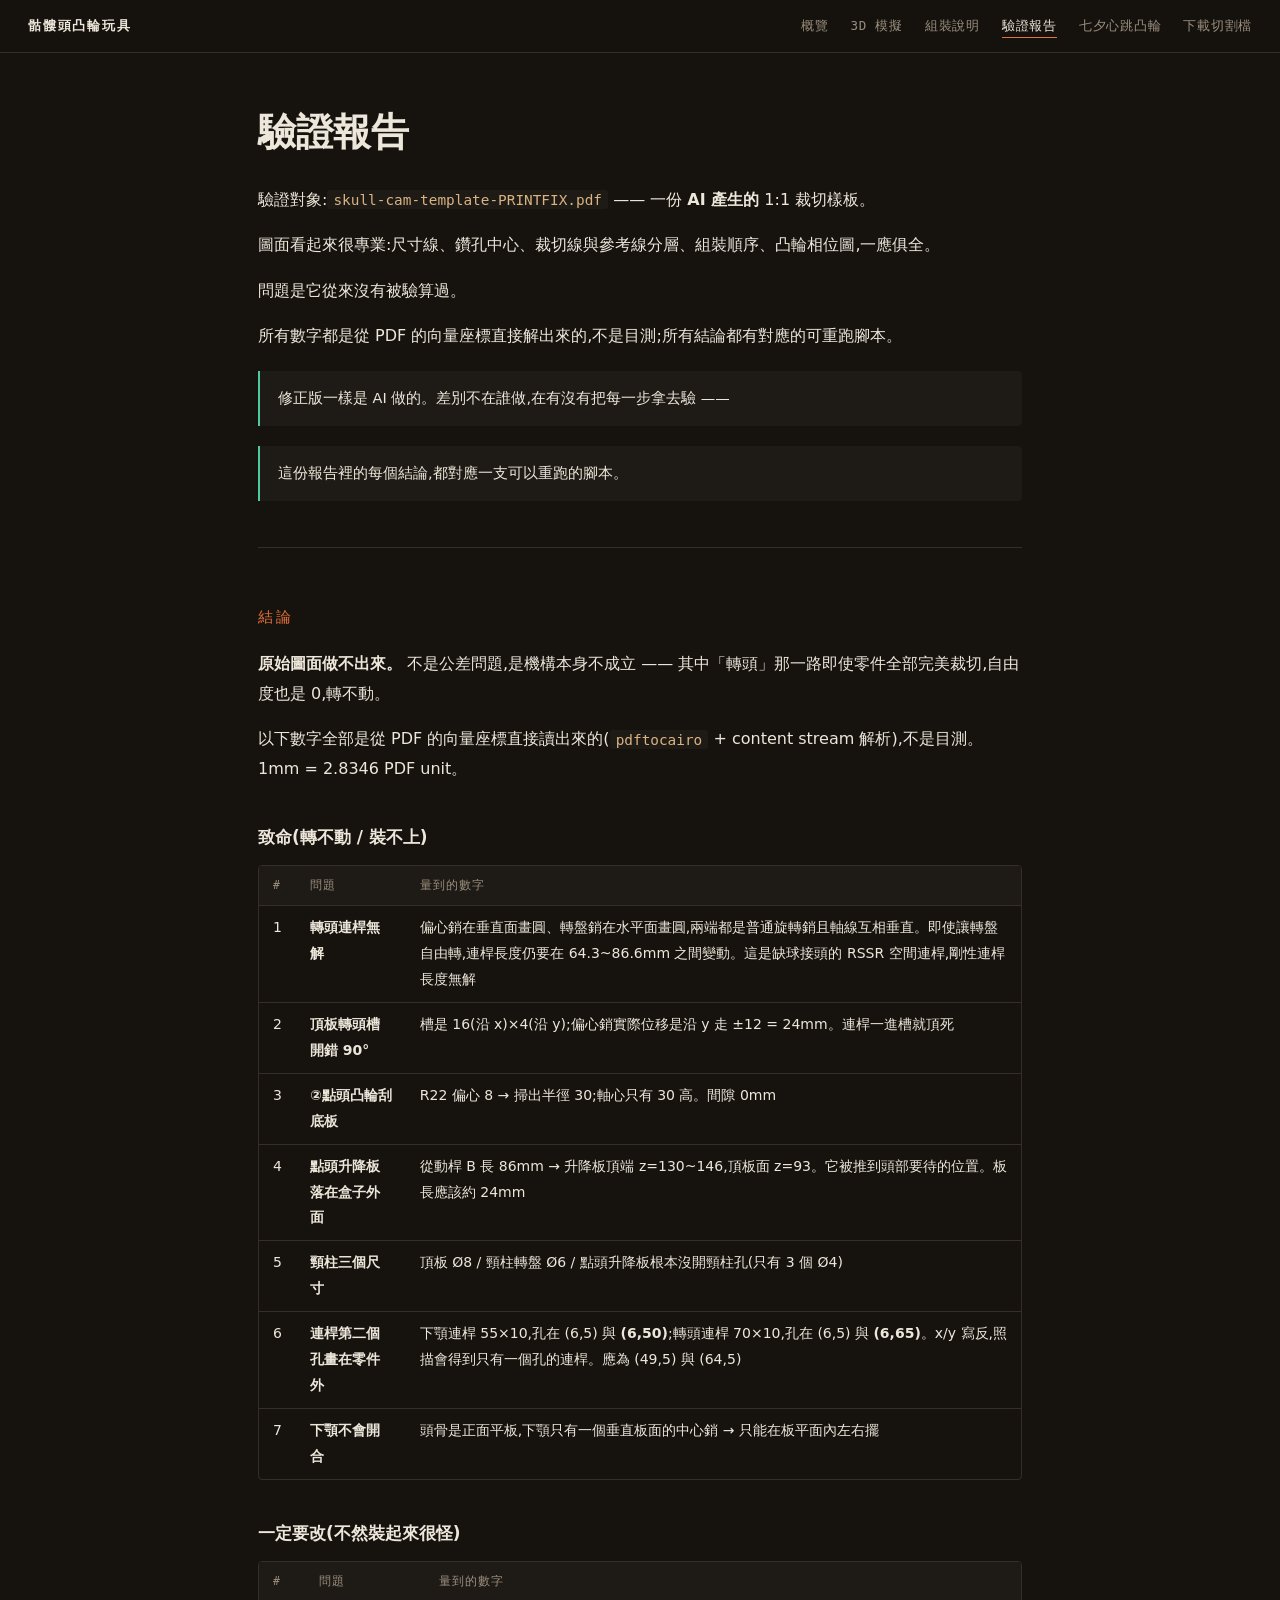
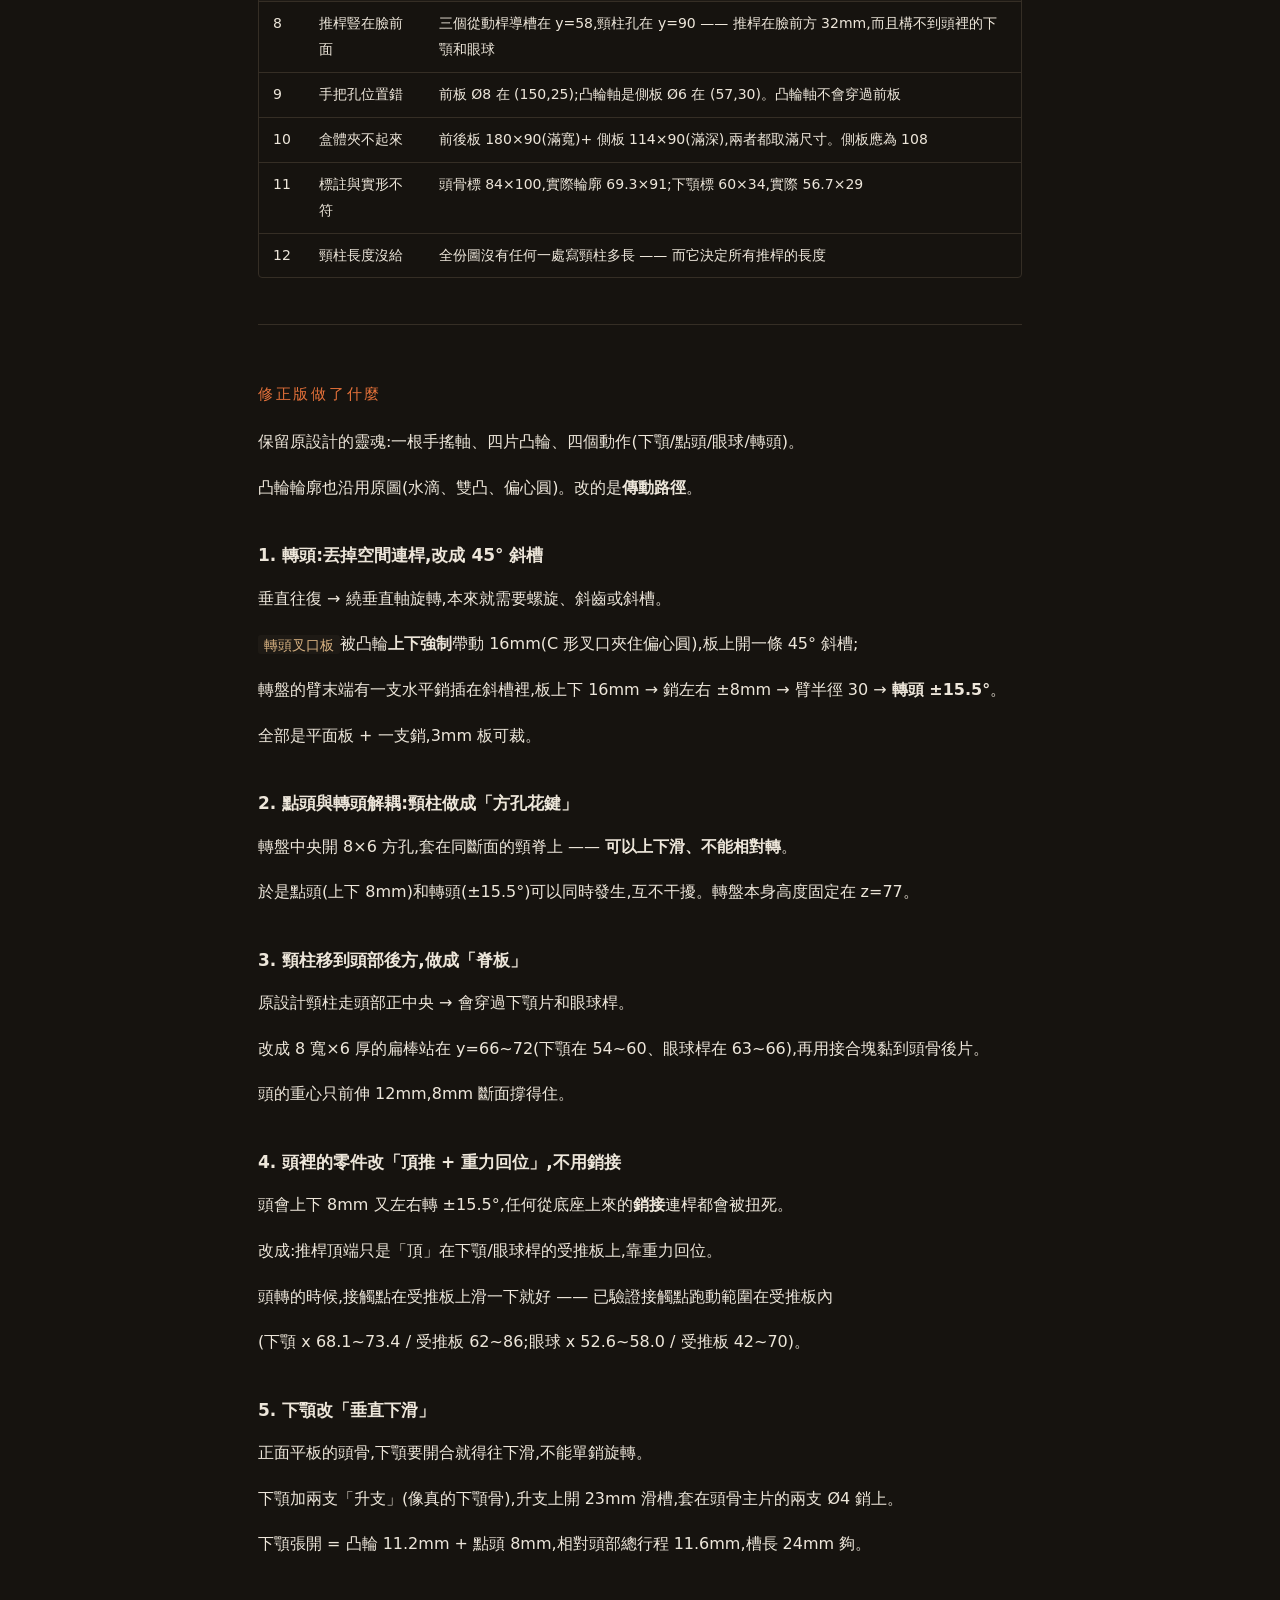
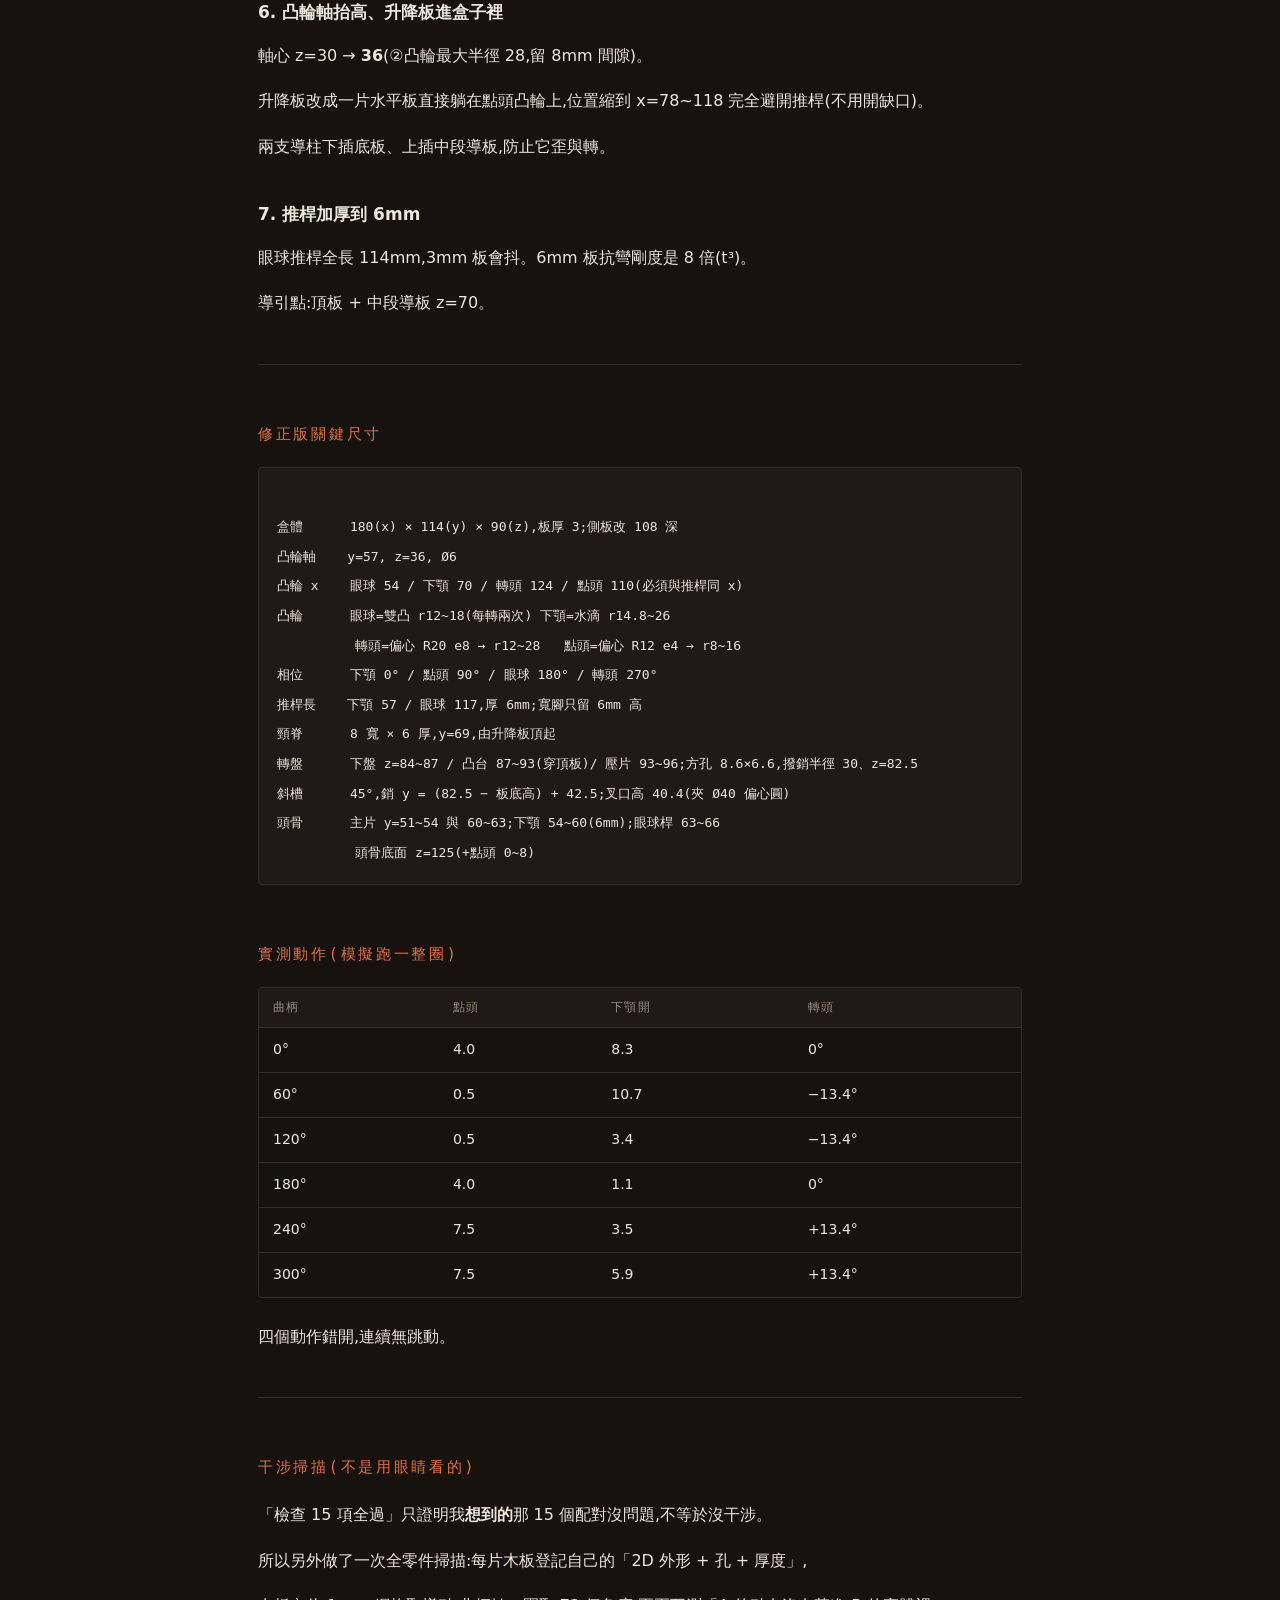
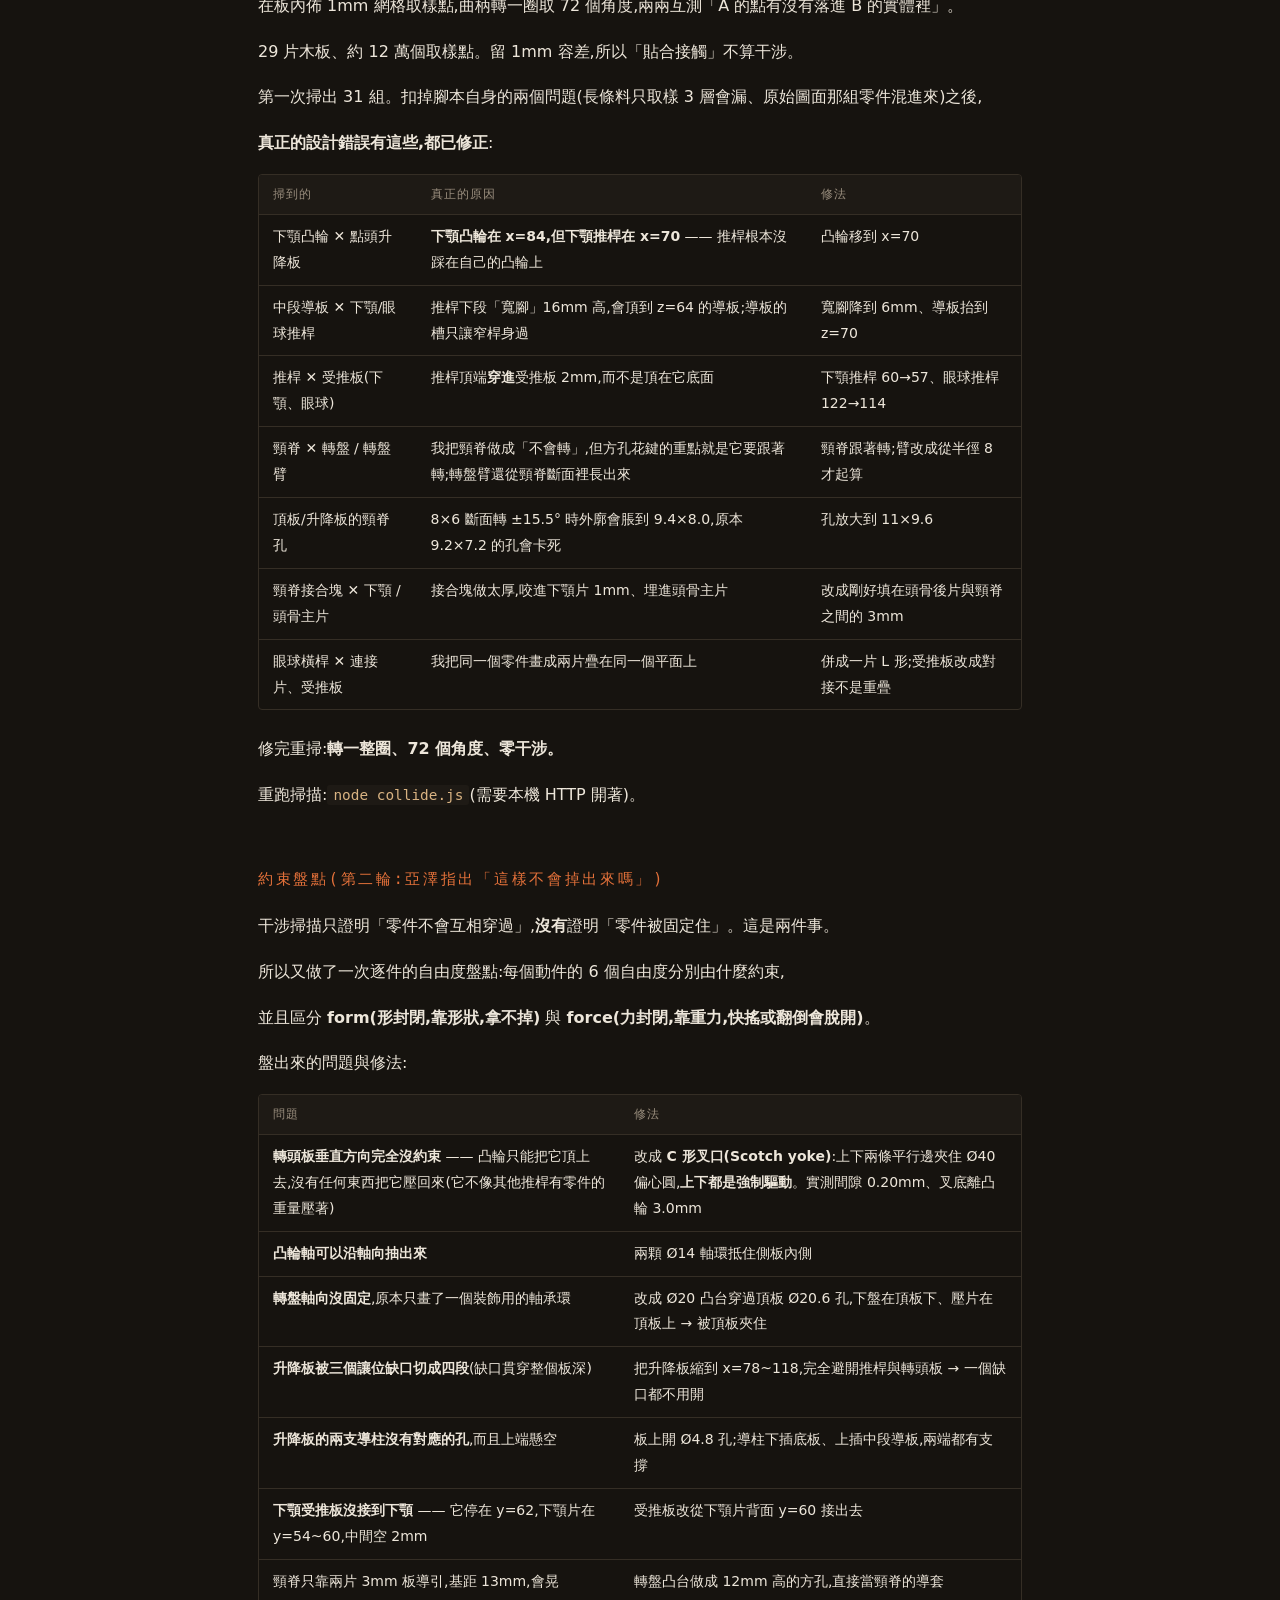
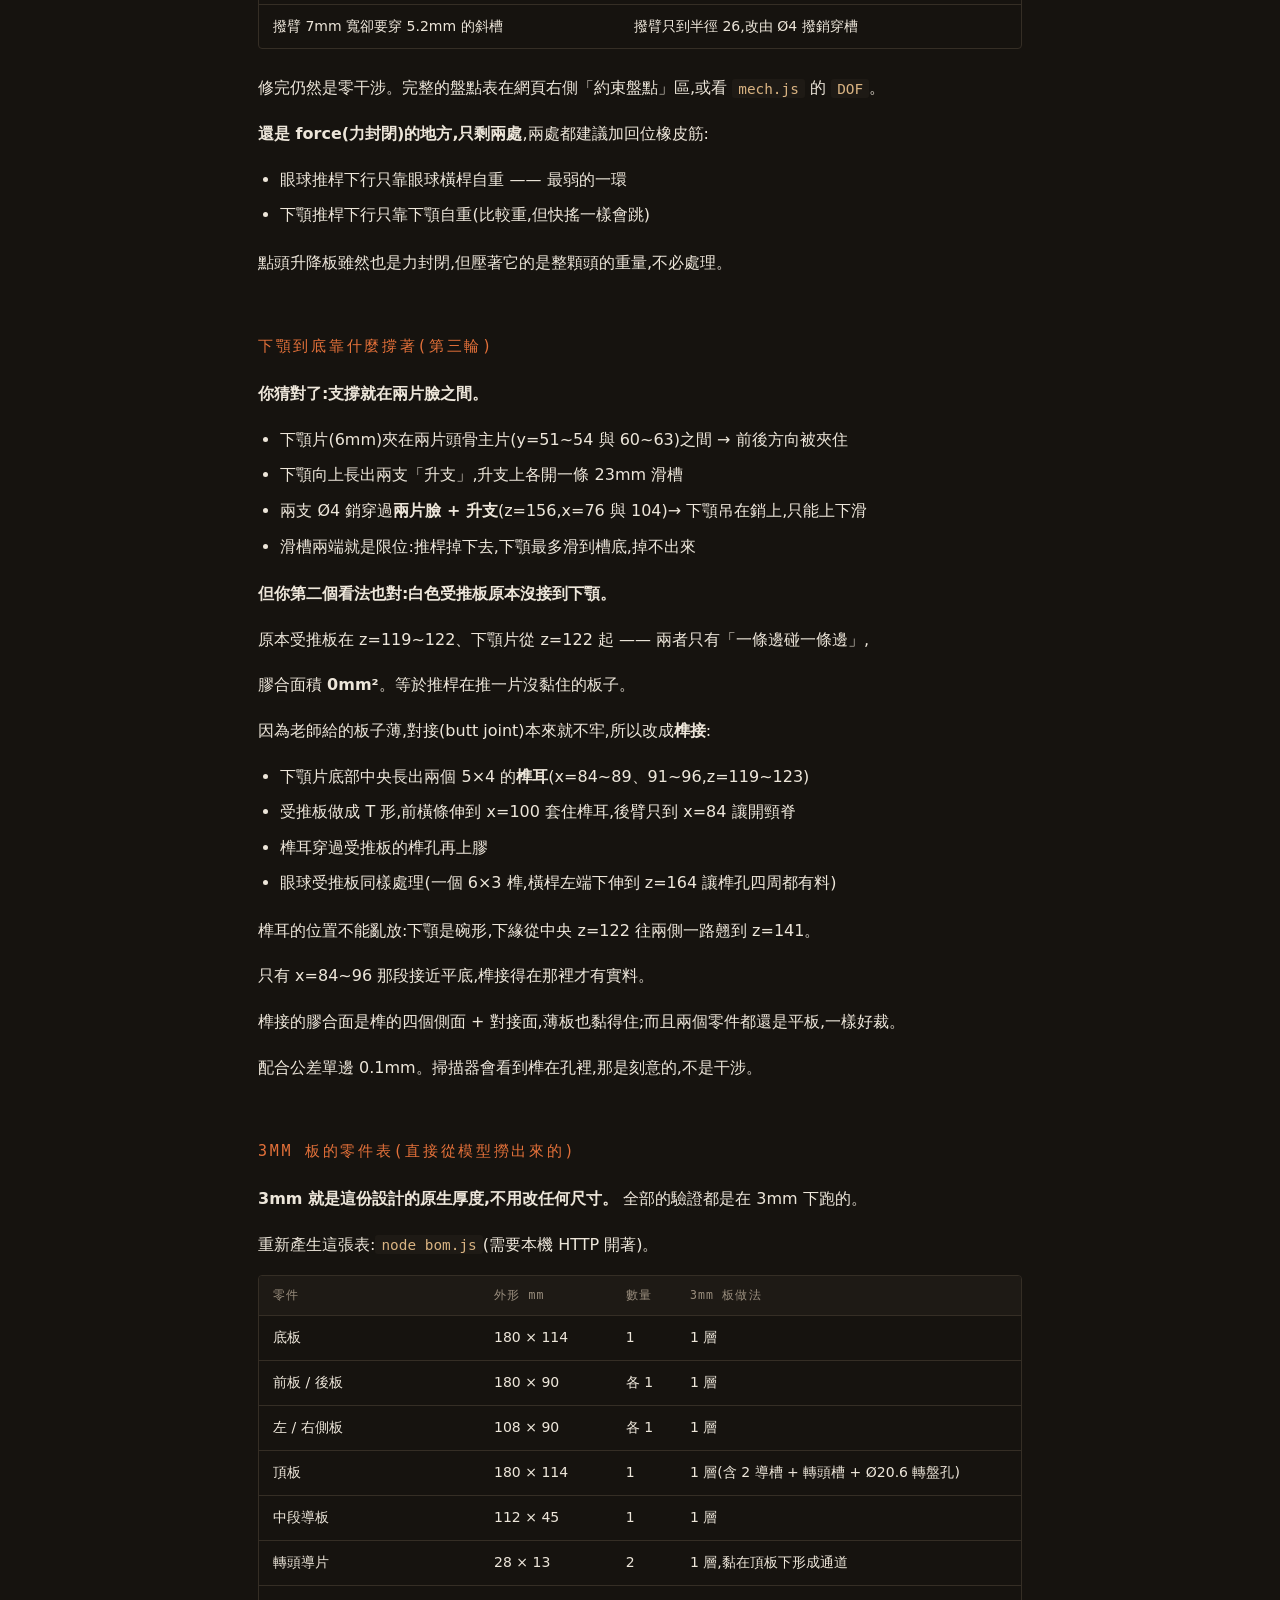
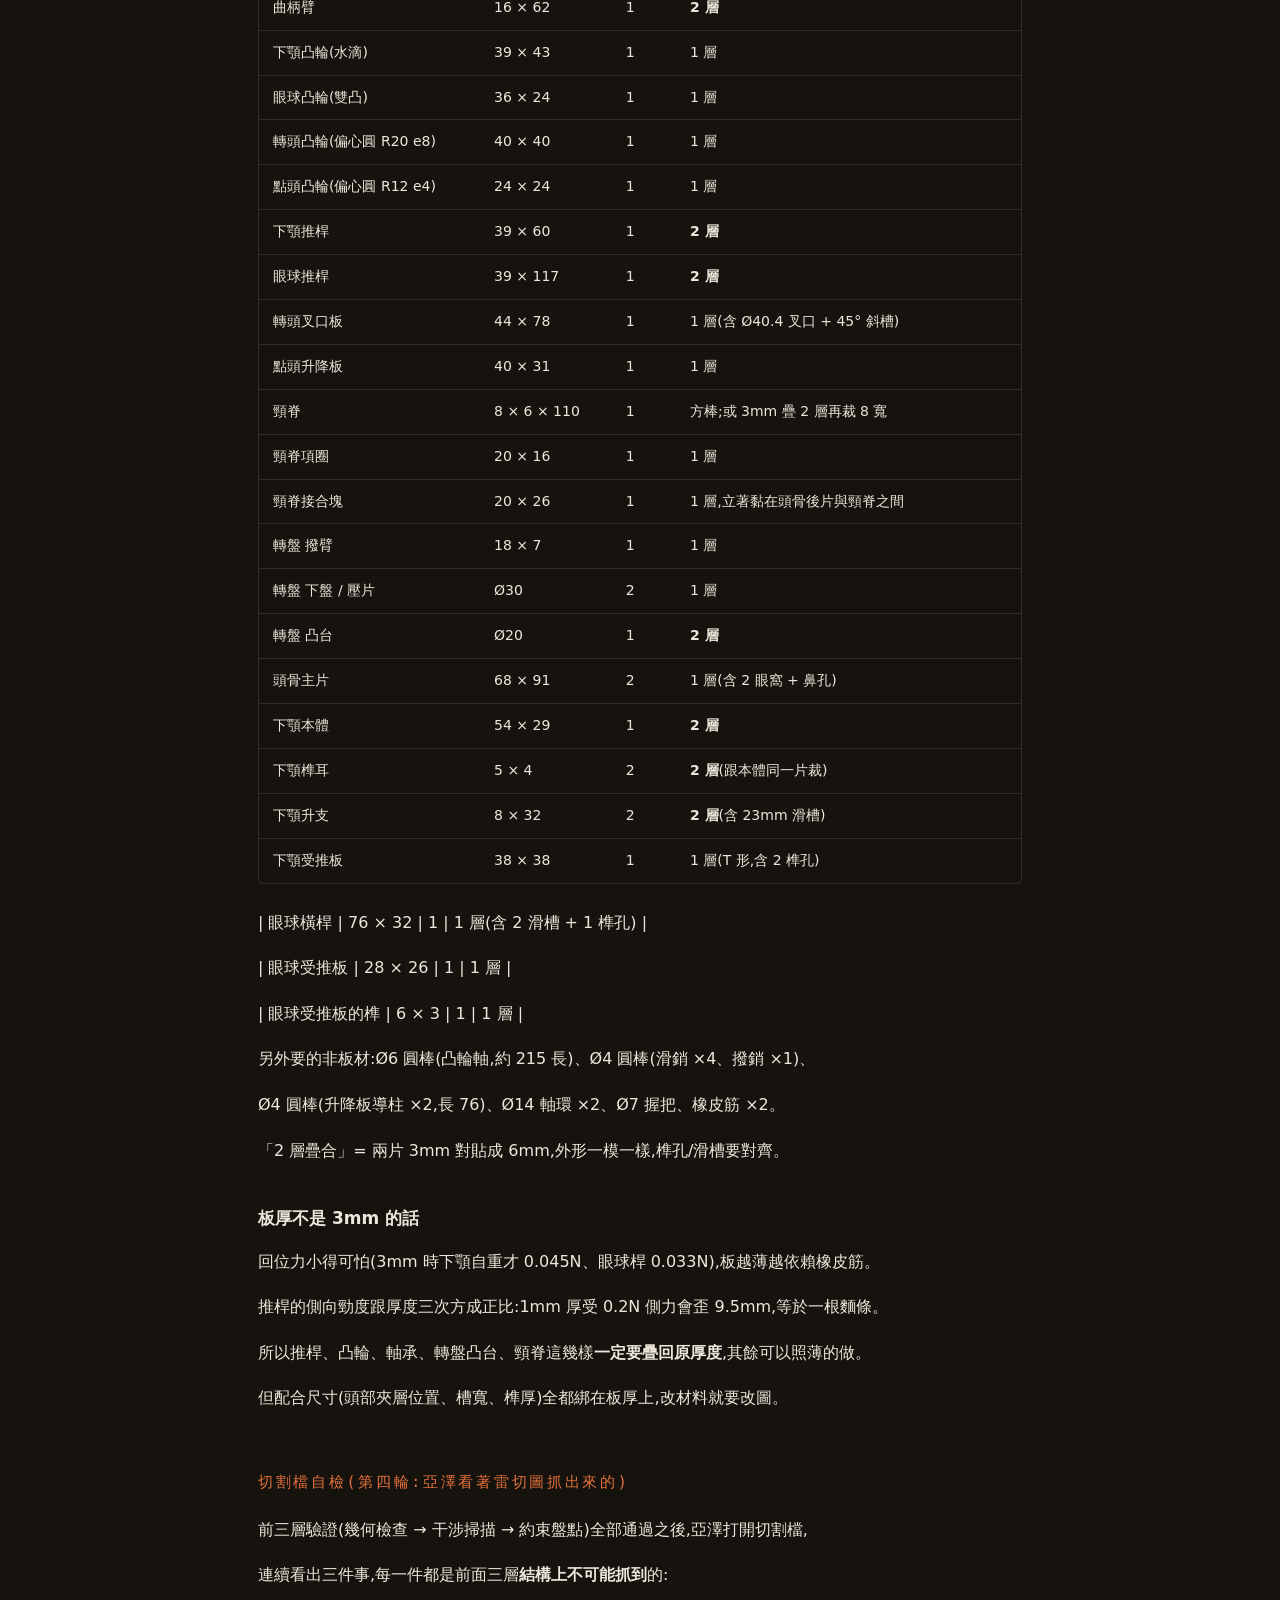
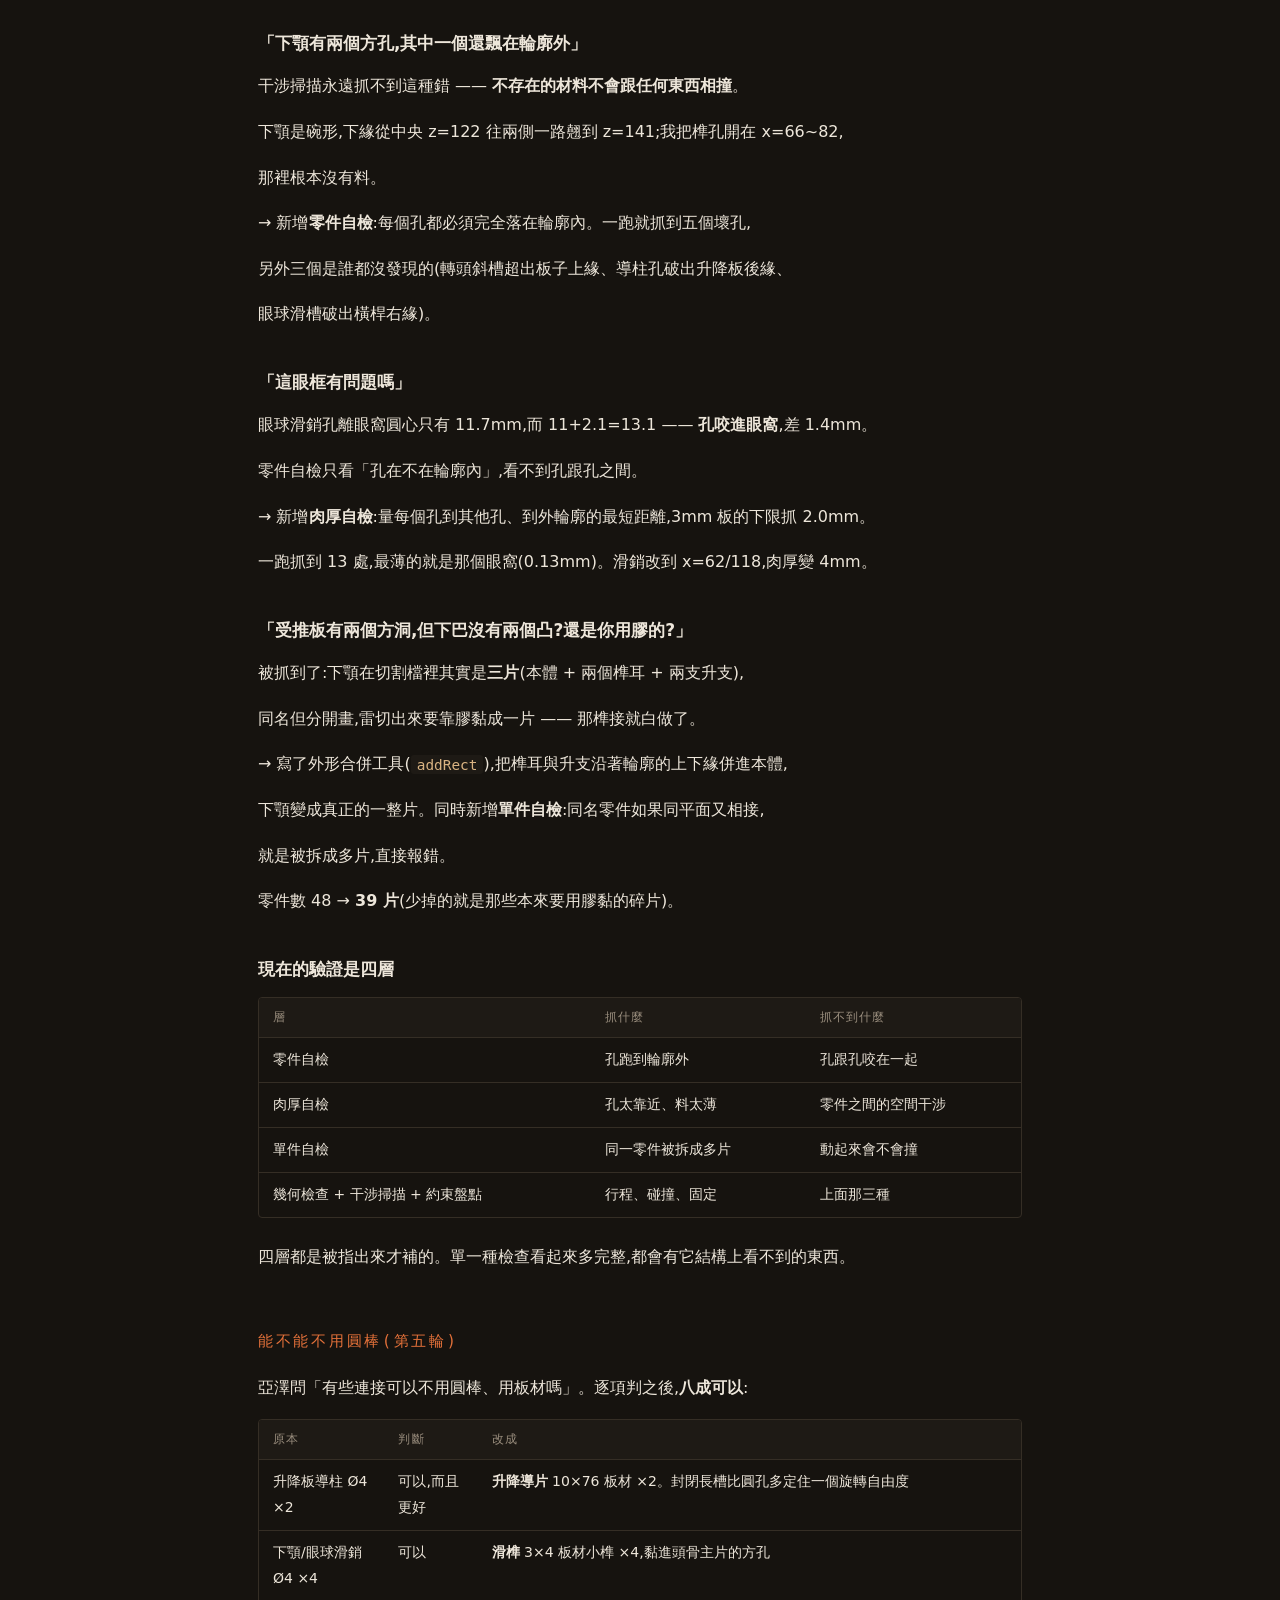
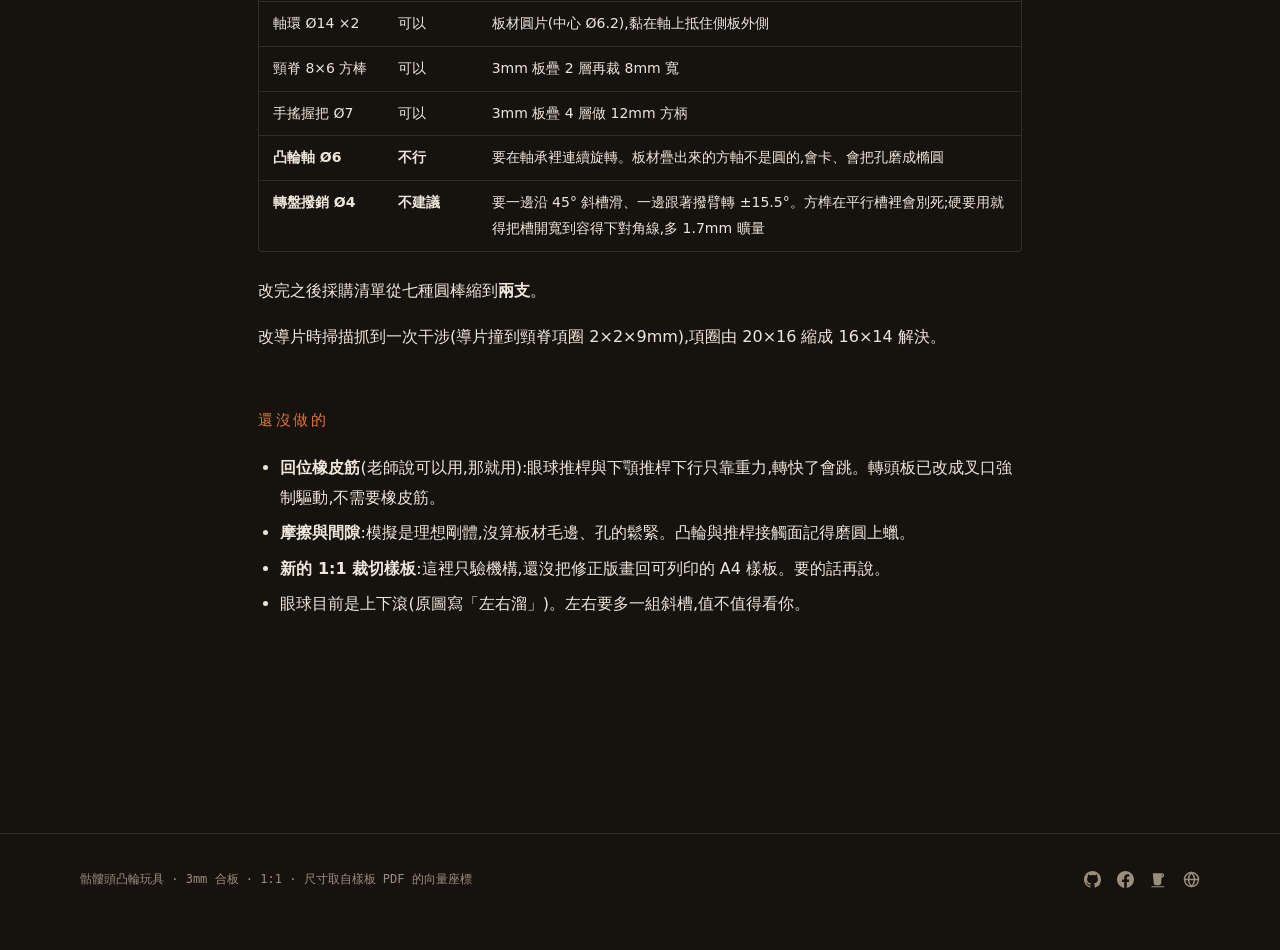
<file: findings.html>
<!DOCTYPE html>
<html lang="zh-Hant">
<head>
<meta charset="utf-8">
<meta name="viewport" content="width=device-width,initial-scale=1">
<title>驗證報告 · 骷髏頭凸輪玩具</title>
<meta name="description" content="原始圖面為什麼做不出來,以及修正版怎麼驗證的。">
<meta property="og:type" content="website">
<meta property="og:title" content="驗證報告 · 骷髏頭凸輪玩具">
<meta property="og:description" content="原始圖面為什麼做不出來,以及修正版怎麼驗證的。">
<meta property="og:image" content="https://yazelin.github.io/skull-cam-toy/assets/og.jpg">
<meta property="og:url" content="https://yazelin.github.io/skull-cam-toy/findings.html">
<meta name="twitter:card" content="summary_large_image">
<link rel="stylesheet" href="site.css">
</head>
<body>
<nav class="nav"><a class="brand" href="./">骷髏頭凸輪玩具</a>
  <a href="./">概覽</a>
  <a href="sim.html">3D 模擬</a>
  <a href="assembly.html">組裝說明</a>
  <a href="findings.html" class="on">驗證報告</a>
  <a href="heart.html">七夕心跳凸輪</a>
  <a href="#download">下載切割檔</a></nav>
<main class="doc">
<h1 id="驗證報告">驗證報告</h1>
<p>驗證對象:<code>skull-cam-template-PRINTFIX.pdf</code> —— 一份 <strong>AI 產生的</strong> 1:1 裁切樣板。</p>
<p>圖面看起來很專業:尺寸線、鑽孔中心、裁切線與參考線分層、組裝順序、凸輪相位圖,一應俱全。</p>
<p>問題是它從來沒有被驗算過。</p>
<p>所有數字都是從 PDF 的向量座標直接解出來的,不是目測;所有結論都有對應的可重跑腳本。</p>
<blockquote>修正版一樣是 AI 做的。差別不在誰做,在有沒有把每一步拿去驗 ——</blockquote>
<blockquote>這份報告裡的每個結論,都對應一支可以重跑的腳本。</blockquote>
<hr>
<h2 id="結論">結論</h2>
<p><strong>原始圖面做不出來。</strong> 不是公差問題,是機構本身不成立 —— 其中「轉頭」那一路即使零件全部完美裁切,自由度也是 0,轉不動。</p>
<p>以下數字全部是從 PDF 的向量座標直接讀出來的(<code>pdftocairo</code> + content stream 解析),不是目測。1mm = 2.8346 PDF unit。</p>
<h3 id="致命-轉不動-裝不上">致命(轉不動 / 裝不上)</h3>
<div class="tw"><table><thead><tr><th>#</th><th>問題</th><th>量到的數字</th></tr></thead><tbody>
<tr><td>1</td><td><strong>轉頭連桿無解</strong></td><td>偏心銷在垂直面畫圓、轉盤銷在水平面畫圓,兩端都是普通旋轉銷且軸線互相垂直。即使讓轉盤自由轉,連桿長度仍要在 64.3~86.6mm 之間變動。這是缺球接頭的 RSSR 空間連桿,剛性連桿長度無解</td></tr>
<tr><td>2</td><td><strong>頂板轉頭槽開錯 90°</strong></td><td>槽是 16(沿 x)×4(沿 y);偏心銷實際位移是沿 y 走 ±12 = 24mm。連桿一進槽就頂死</td></tr>
<tr><td>3</td><td><strong>②點頭凸輪刮底板</strong></td><td>R22 偏心 8 → 掃出半徑 30;軸心只有 30 高。間隙 0mm</td></tr>
<tr><td>4</td><td><strong>點頭升降板落在盒子外面</strong></td><td>從動桿 B 長 86mm → 升降板頂端 z=130~146,頂板面 z=93。它被推到頭部要待的位置。板長應該約 24mm</td></tr>
<tr><td>5</td><td><strong>頸柱三個尺寸</strong></td><td>頂板 Ø8 / 頸柱轉盤 Ø6 / 點頭升降板根本沒開頸柱孔(只有 3 個 Ø4)</td></tr>
<tr><td>6</td><td><strong>連桿第二個孔畫在零件外</strong></td><td>下顎連桿 55×10,孔在 (6,5) 與 <strong>(6,50)</strong>;轉頭連桿 70×10,孔在 (6,5) 與 <strong>(6,65)</strong>。x/y 寫反,照描會得到只有一個孔的連桿。應為 (49,5) 與 (64,5)</td></tr>
<tr><td>7</td><td><strong>下顎不會開合</strong></td><td>頭骨是正面平板,下顎只有一個垂直板面的中心銷 → 只能在板平面內左右擺</td></tr>
</tbody></table></div>
<h3 id="一定要改-不然裝起來很怪">一定要改(不然裝起來很怪)</h3>
<div class="tw"><table><thead><tr><th>#</th><th>問題</th><th>量到的數字</th></tr></thead><tbody>
<tr><td>8</td><td>推桿豎在臉前面</td><td>三個從動桿導槽在 y=58,頸柱孔在 y=90 —— 推桿在臉前方 32mm,而且構不到頭裡的下顎和眼球</td></tr>
<tr><td>9</td><td>手把孔位置錯</td><td>前板 Ø8 在 (150,25);凸輪軸是側板 Ø6 在 (57,30)。凸輪軸不會穿過前板</td></tr>
<tr><td>10</td><td>盒體夾不起來</td><td>前後板 180×90(滿寬)+ 側板 114×90(滿深),兩者都取滿尺寸。側板應為 108</td></tr>
<tr><td>11</td><td>標註與實形不符</td><td>頭骨標 84×100,實際輪廓 69.3×91;下顎標 60×34,實際 56.7×29</td></tr>
<tr><td>12</td><td>頸柱長度沒給</td><td>全份圖沒有任何一處寫頸柱多長 —— 而它決定所有推桿的長度</td></tr>
</tbody></table></div>
<hr>
<h2 id="修正版做了什麼">修正版做了什麼</h2>
<p>保留原設計的靈魂:一根手搖軸、四片凸輪、四個動作(下顎/點頭/眼球/轉頭)。</p>
<p>凸輪輪廓也沿用原圖(水滴、雙凸、偏心圓)。改的是<strong>傳動路徑</strong>。</p>
<h3 id="1-轉頭-丟掉空間連桿-改成-45-斜槽">1. 轉頭:丟掉空間連桿,改成 45° 斜槽</h3>
<p>垂直往復 → 繞垂直軸旋轉,本來就需要螺旋、斜齒或斜槽。</p>
<p><code>轉頭叉口板</code>被凸輪<strong>上下強制</strong>帶動 16mm(C 形叉口夾住偏心圓),板上開一條 45° 斜槽;</p>
<p>轉盤的臂末端有一支水平銷插在斜槽裡,板上下 16mm → 銷左右 ±8mm → 臂半徑 30 → <strong>轉頭 ±15.5°</strong>。</p>
<p>全部是平面板 + 一支銷,3mm 板可裁。</p>
<h3 id="2-點頭與轉頭解耦-頸柱做成-方孔花鍵">2. 點頭與轉頭解耦:頸柱做成「方孔花鍵」</h3>
<p>轉盤中央開 8×6 方孔,套在同斷面的頸脊上 —— <strong>可以上下滑、不能相對轉</strong>。</p>
<p>於是點頭(上下 8mm)和轉頭(±15.5°)可以同時發生,互不干擾。轉盤本身高度固定在 z=77。</p>
<h3 id="3-頸柱移到頭部後方-做成-脊板">3. 頸柱移到頭部後方,做成「脊板」</h3>
<p>原設計頸柱走頭部正中央 → 會穿過下顎片和眼球桿。</p>
<p>改成 8 寬×6 厚的扁棒站在 y=66~72(下顎在 54~60、眼球桿在 63~66),再用接合塊黏到頭骨後片。</p>
<p>頭的重心只前伸 12mm,8mm 斷面撐得住。</p>
<h3 id="4-頭裡的零件改-頂推-重力回位-不用銷接">4. 頭裡的零件改「頂推 + 重力回位」,不用銷接</h3>
<p>頭會上下 8mm 又左右轉 ±15.5°,任何從底座上來的<strong>銷接</strong>連桿都會被扭死。</p>
<p>改成:推桿頂端只是「頂」在下顎/眼球桿的受推板上,靠重力回位。</p>
<p>頭轉的時候,接觸點在受推板上滑一下就好 —— 已驗證接觸點跑動範圍在受推板內</p>
<p>(下顎 x 68.1~73.4 / 受推板 62~86;眼球 x 52.6~58.0 / 受推板 42~70)。</p>
<h3 id="5-下顎改-垂直下滑">5. 下顎改「垂直下滑」</h3>
<p>正面平板的頭骨,下顎要開合就得往下滑,不能單銷旋轉。</p>
<p>下顎加兩支「升支」(像真的下顎骨),升支上開 23mm 滑槽,套在頭骨主片的兩支 Ø4 銷上。</p>
<p>下顎張開 = 凸輪 11.2mm + 點頭 8mm,相對頭部總行程 11.6mm,槽長 24mm 夠。</p>
<h3 id="6-凸輪軸抬高-升降板進盒子裡">6. 凸輪軸抬高、升降板進盒子裡</h3>
<p>軸心 z=30 → <strong>36</strong>(②凸輪最大半徑 28,留 8mm 間隙)。</p>
<p>升降板改成一片水平板直接躺在點頭凸輪上,位置縮到 x=78~118 完全避開推桿(不用開缺口)。</p>
<p>兩支導柱下插底板、上插中段導板,防止它歪與轉。</p>
<h3 id="7-推桿加厚到-6mm">7. 推桿加厚到 6mm</h3>
<p>眼球推桿全長 114mm,3mm 板會抖。6mm 板抗彎剛度是 8 倍(t³)。</p>
<p>導引點:頂板 + 中段導板 z=70。</p>
<hr>
<h2 id="修正版關鍵尺寸">修正版關鍵尺寸</h2>
<pre><code>
盒體      180(x) × 114(y) × 90(z),板厚 3;側板改 108 深
凸輪軸    y=57, z=36, Ø6
凸輪 x    眼球 54 / 下顎 70 / 轉頭 124 / 點頭 110(必須與推桿同 x)
凸輪      眼球=雙凸 r12~18(每轉兩次) 下顎=水滴 r14.8~26
          轉頭=偏心 R20 e8 → r12~28   點頭=偏心 R12 e4 → r8~16
相位      下顎 0° / 點頭 90° / 眼球 180° / 轉頭 270°
推桿長    下顎 57 / 眼球 117,厚 6mm;寬腳只留 6mm 高
頸脊      8 寬 × 6 厚,y=69,由升降板頂起
轉盤      下盤 z=84~87 / 凸台 87~93(穿頂板)/ 壓片 93~96;方孔 8.6×6.6,撥銷半徑 30、z=82.5
斜槽      45°,銷 y = (82.5 − 板底高) + 42.5;叉口高 40.4(夾 Ø40 偏心圓)
頭骨      主片 y=51~54 與 60~63;下顎 54~60(6mm);眼球桿 63~66
          頭骨底面 z=125(+點頭 0~8)
</code></pre>
<h2 id="實測動作-模擬跑一整圈">實測動作(模擬跑一整圈)</h2>
<div class="tw"><table><thead><tr><th>曲柄</th><th>點頭</th><th>下顎開</th><th>轉頭</th></tr></thead><tbody>
<tr><td>0°</td><td>4.0</td><td>8.3</td><td>0°</td></tr>
<tr><td>60°</td><td>0.5</td><td>10.7</td><td>−13.4°</td></tr>
<tr><td>120°</td><td>0.5</td><td>3.4</td><td>−13.4°</td></tr>
<tr><td>180°</td><td>4.0</td><td>1.1</td><td>0°</td></tr>
<tr><td>240°</td><td>7.5</td><td>3.5</td><td>+13.4°</td></tr>
<tr><td>300°</td><td>7.5</td><td>5.9</td><td>+13.4°</td></tr>
</tbody></table></div>
<p>四個動作錯開,連續無跳動。</p>
<hr>
<h2 id="干涉掃描-不是用眼睛看的">干涉掃描(不是用眼睛看的)</h2>
<p>「檢查 15 項全過」只證明我<strong>想到的</strong>那 15 個配對沒問題,不等於沒干涉。</p>
<p>所以另外做了一次全零件掃描:每片木板登記自己的「2D 外形 + 孔 + 厚度」,</p>
<p>在板內佈 1mm 網格取樣點,曲柄轉一圈取 72 個角度,兩兩互測「A 的點有沒有落進 B 的實體裡」。</p>
<p>29 片木板、約 12 萬個取樣點。留 1mm 容差,所以「貼合接觸」不算干涉。</p>
<p>第一次掃出 31 組。扣掉腳本自身的兩個問題(長條料只取樣 3 層會漏、原始圖面那組零件混進來)之後,</p>
<p><strong>真正的設計錯誤有這些,都已修正</strong>:</p>
<div class="tw"><table><thead><tr><th>掃到的</th><th>真正的原因</th><th>修法</th></tr></thead><tbody>
<tr><td>下顎凸輪 ✕ 點頭升降板</td><td><strong>下顎凸輪在 x=84,但下顎推桿在 x=70</strong> —— 推桿根本沒踩在自己的凸輪上</td><td>凸輪移到 x=70</td></tr>
<tr><td>中段導板 ✕ 下顎/眼球推桿</td><td>推桿下段「寬腳」16mm 高,會頂到 z=64 的導板;導板的槽只讓窄桿身過</td><td>寬腳降到 6mm、導板抬到 z=70</td></tr>
<tr><td>推桿 ✕ 受推板(下顎、眼球)</td><td>推桿頂端<strong>穿進</strong>受推板 2mm,而不是頂在它底面</td><td>下顎推桿 60→57、眼球推桿 122→114</td></tr>
<tr><td>頸脊 ✕ 轉盤 / 轉盤臂</td><td>我把頸脊做成「不會轉」,但方孔花鍵的重點就是它要跟著轉;轉盤臂還從頸脊斷面裡長出來</td><td>頸脊跟著轉;臂改成從半徑 8 才起算</td></tr>
<tr><td>頂板/升降板的頸脊孔</td><td>8×6 斷面轉 ±15.5° 時外廓會脹到 9.4×8.0,原本 9.2×7.2 的孔會卡死</td><td>孔放大到 11×9.6</td></tr>
<tr><td>頸脊接合塊 ✕ 下顎 / 頭骨主片</td><td>接合塊做太厚,咬進下顎片 1mm、埋進頭骨主片</td><td>改成剛好填在頭骨後片與頸脊之間的 3mm</td></tr>
<tr><td>眼球橫桿 ✕ 連接片、受推板</td><td>我把同一個零件畫成兩片疊在同一個平面上</td><td>併成一片 L 形;受推板改成對接不是重疊</td></tr>
</tbody></table></div>
<p>修完重掃:<strong>轉一整圈、72 個角度、零干涉。</strong></p>
<p>重跑掃描:<code>node collide.js</code>(需要本機 HTTP 開著)。</p>
<h2 id="約束盤點-第二輪-亞澤指出-這樣不會掉出來嗎">約束盤點(第二輪:亞澤指出「這樣不會掉出來嗎」)</h2>
<p>干涉掃描只證明「零件不會互相穿過」,<strong>沒有</strong>證明「零件被固定住」。這是兩件事。</p>
<p>所以又做了一次逐件的自由度盤點:每個動件的 6 個自由度分別由什麼約束,</p>
<p>並且區分 <strong>form(形封閉,靠形狀,拿不掉)</strong> 與 <strong>force(力封閉,靠重力,快搖或翻倒會脫開)</strong>。</p>
<p>盤出來的問題與修法:</p>
<div class="tw"><table><thead><tr><th>問題</th><th>修法</th></tr></thead><tbody>
<tr><td><strong>轉頭板垂直方向完全沒約束</strong> —— 凸輪只能把它頂上去,沒有任何東西把它壓回來(它不像其他推桿有零件的重量壓著)</td><td>改成 <strong>C 形叉口(Scotch yoke)</strong>:上下兩條平行邊夾住 Ø40 偏心圓,<strong>上下都是強制驅動</strong>。實測間隙 0.20mm、叉底離凸輪 3.0mm</td></tr>
<tr><td><strong>凸輪軸可以沿軸向抽出來</strong></td><td>兩顆 Ø14 軸環抵住側板內側</td></tr>
<tr><td><strong>轉盤軸向沒固定</strong>,原本只畫了一個裝飾用的軸承環</td><td>改成 Ø20 凸台穿過頂板 Ø20.6 孔,下盤在頂板下、壓片在頂板上 → 被頂板夾住</td></tr>
<tr><td><strong>升降板被三個讓位缺口切成四段</strong>(缺口貫穿整個板深)</td><td>把升降板縮到 x=78~118,完全避開推桿與轉頭板 → 一個缺口都不用開</td></tr>
<tr><td><strong>升降板的兩支導柱沒有對應的孔</strong>,而且上端懸空</td><td>板上開 Ø4.8 孔;導柱下插底板、上插中段導板,兩端都有支撐</td></tr>
<tr><td><strong>下顎受推板沒接到下顎</strong> —— 它停在 y=62,下顎片在 y=54~60,中間空 2mm</td><td>受推板改從下顎片背面 y=60 接出去</td></tr>
<tr><td>頸脊只靠兩片 3mm 板導引,基距 13mm,會晃</td><td>轉盤凸台做成 12mm 高的方孔,直接當頸脊的導套</td></tr>
<tr><td>撥臂 7mm 寬卻要穿 5.2mm 的斜槽</td><td>撥臂只到半徑 26,改由 Ø4 撥銷穿槽</td></tr>
</tbody></table></div>
<p>修完仍然是零干涉。完整的盤點表在網頁右側「約束盤點」區,或看 <code>mech.js</code> 的 <code>DOF</code>。</p>
<p><strong>還是 force(力封閉)的地方,只剩兩處</strong>,兩處都建議加回位橡皮筋:</p>
<ul>
<li>眼球推桿下行只靠眼球橫桿自重 —— 最弱的一環</li>
<li>下顎推桿下行只靠下顎自重(比較重,但快搖一樣會跳)</li>
</ul>
<p>點頭升降板雖然也是力封閉,但壓著它的是整顆頭的重量,不必處理。</p>
<h2 id="下顎到底靠什麼撐著-第三輪">下顎到底靠什麼撐著(第三輪)</h2>
<p><strong>你猜對了:支撐就在兩片臉之間。</strong></p>
<ul>
<li>下顎片(6mm)夾在兩片頭骨主片(y=51~54 與 60~63)之間 → 前後方向被夾住</li>
<li>下顎向上長出兩支「升支」,升支上各開一條 23mm 滑槽</li>
<li>兩支 Ø4 銷穿過<strong>兩片臉 + 升支</strong>(z=156,x=76 與 104)→ 下顎吊在銷上,只能上下滑</li>
<li>滑槽兩端就是限位:推桿掉下去,下顎最多滑到槽底,掉不出來</li>
</ul>
<p><strong>但你第二個看法也對:白色受推板原本沒接到下顎。</strong></p>
<p>原本受推板在 z=119~122、下顎片從 z=122 起 —— 兩者只有「一條邊碰一條邊」,</p>
<p>膠合面積 <strong>0mm²</strong>。等於推桿在推一片沒黏住的板子。</p>
<p>因為老師給的板子薄,對接(butt joint)本來就不牢,所以改成<strong>榫接</strong>:</p>
<ul>
<li>下顎片底部中央長出兩個 5×4 的<strong>榫耳</strong>(x=84~89、91~96,z=119~123)</li>
<li>受推板做成 T 形,前橫條伸到 x=100 套住榫耳,後臂只到 x=84 讓開頸脊</li>
<li>榫耳穿過受推板的榫孔再上膠</li>
<li>眼球受推板同樣處理(一個 6×3 榫,橫桿左端下伸到 z=164 讓榫孔四周都有料)</li>
</ul>
<p>榫耳的位置不能亂放:下顎是碗形,下緣從中央 z=122 往兩側一路翹到 z=141。</p>
<p>只有 x=84~96 那段接近平底,榫接得在那裡才有實料。</p>
<p>榫接的膠合面是榫的四個側面 + 對接面,薄板也黏得住;而且兩個零件都還是平板,一樣好裁。</p>
<p>配合公差單邊 0.1mm。掃描器會看到榫在孔裡,那是刻意的,不是干涉。</p>
<h2 id="3mm-板的零件表-直接從模型撈出來的">3mm 板的零件表(直接從模型撈出來的)</h2>
<p><strong>3mm 就是這份設計的原生厚度,不用改任何尺寸。</strong> 全部的驗證都是在 3mm 下跑的。</p>
<p>重新產生這張表:<code>node bom.js</code>(需要本機 HTTP 開著)。</p>
<div class="tw"><table><thead><tr><th>零件</th><th>外形 mm</th><th>數量</th><th>3mm 板做法</th></tr></thead><tbody>
<tr><td>底板</td><td>180 × 114</td><td>1</td><td>1 層</td></tr>
<tr><td>前板 / 後板</td><td>180 × 90</td><td>各 1</td><td>1 層</td></tr>
<tr><td>左 / 右側板</td><td>108 × 90</td><td>各 1</td><td>1 層</td></tr>
<tr><td>頂板</td><td>180 × 114</td><td>1</td><td>1 層(含 2 導槽 + 轉頭槽 + Ø20.6 轉盤孔)</td></tr>
<tr><td>中段導板</td><td>112 × 45</td><td>1</td><td>1 層</td></tr>
<tr><td>轉頭導片</td><td>28 × 13</td><td>2</td><td>1 層,黏在頂板下形成通道</td></tr>
<tr><td>曲柄臂</td><td>16 × 62</td><td>1</td><td><strong>2 層</strong></td></tr>
<tr><td>下顎凸輪(水滴)</td><td>39 × 43</td><td>1</td><td>1 層</td></tr>
<tr><td>眼球凸輪(雙凸)</td><td>36 × 24</td><td>1</td><td>1 層</td></tr>
<tr><td>轉頭凸輪(偏心圓 R20 e8)</td><td>40 × 40</td><td>1</td><td>1 層</td></tr>
<tr><td>點頭凸輪(偏心圓 R12 e4)</td><td>24 × 24</td><td>1</td><td>1 層</td></tr>
<tr><td>下顎推桿</td><td>39 × 60</td><td>1</td><td><strong>2 層</strong></td></tr>
<tr><td>眼球推桿</td><td>39 × 117</td><td>1</td><td><strong>2 層</strong></td></tr>
<tr><td>轉頭叉口板</td><td>44 × 78</td><td>1</td><td>1 層(含 Ø40.4 叉口 + 45° 斜槽)</td></tr>
<tr><td>點頭升降板</td><td>40 × 31</td><td>1</td><td>1 層</td></tr>
<tr><td>頸脊</td><td>8 × 6 × 110</td><td>1</td><td>方棒;或 3mm 疊 2 層再裁 8 寬</td></tr>
<tr><td>頸脊項圈</td><td>20 × 16</td><td>1</td><td>1 層</td></tr>
<tr><td>頸脊接合塊</td><td>20 × 26</td><td>1</td><td>1 層,立著黏在頭骨後片與頸脊之間</td></tr>
<tr><td>轉盤 撥臂</td><td>18 × 7</td><td>1</td><td>1 層</td></tr>
<tr><td>轉盤 下盤 / 壓片</td><td>Ø30</td><td>2</td><td>1 層</td></tr>
<tr><td>轉盤 凸台</td><td>Ø20</td><td>1</td><td><strong>2 層</strong></td></tr>
<tr><td>頭骨主片</td><td>68 × 91</td><td>2</td><td>1 層(含 2 眼窩 + 鼻孔)</td></tr>
<tr><td>下顎本體</td><td>54 × 29</td><td>1</td><td><strong>2 層</strong></td></tr>
<tr><td>下顎榫耳</td><td>5 × 4</td><td>2</td><td><strong>2 層</strong>(跟本體同一片裁)</td></tr>
<tr><td>下顎升支</td><td>8 × 32</td><td>2</td><td><strong>2 層</strong>(含 23mm 滑槽)</td></tr>
<tr><td>下顎受推板</td><td>38 × 38</td><td>1</td><td>1 層(T 形,含 2 榫孔)</td></tr>
</tbody></table></div>
<p>| 眼球橫桿 | 76 × 32 | 1 | 1 層(含 2 滑槽 + 1 榫孔) |</p>
<p>| 眼球受推板 | 28 × 26 | 1 | 1 層 |</p>
<p>| 眼球受推板的榫 | 6 × 3 | 1 | 1 層 |</p>
<p>另外要的非板材:Ø6 圓棒(凸輪軸,約 215 長)、Ø4 圓棒(滑銷 ×4、撥銷 ×1)、</p>
<p>Ø4 圓棒(升降板導柱 ×2,長 76)、Ø14 軸環 ×2、Ø7 握把、橡皮筋 ×2。</p>
<p>「2 層疊合」= 兩片 3mm 對貼成 6mm,外形一模一樣,榫孔/滑槽要對齊。</p>
<h3 id="板厚不是-3mm-的話">板厚不是 3mm 的話</h3>
<p>回位力小得可怕(3mm 時下顎自重才 0.045N、眼球桿 0.033N),板越薄越依賴橡皮筋。</p>
<p>推桿的側向勁度跟厚度三次方成正比:1mm 厚受 0.2N 側力會歪 9.5mm,等於一根麵條。</p>
<p>所以推桿、凸輪、軸承、轉盤凸台、頸脊這幾樣<strong>一定要疊回原厚度</strong>,其餘可以照薄的做。</p>
<p>但配合尺寸(頭部夾層位置、槽寬、榫厚)全都綁在板厚上,改材料就要改圖。</p>
<h2 id="切割檔自檢-第四輪-亞澤看著雷切圖抓出來的">切割檔自檢(第四輪:亞澤看著雷切圖抓出來的)</h2>
<p>前三層驗證(幾何檢查 → 干涉掃描 → 約束盤點)全部通過之後,亞澤打開切割檔,</p>
<p>連續看出三件事,每一件都是前面三層<strong>結構上不可能抓到</strong>的:</p>
<h3 id="下顎有兩個方孔-其中一個還飄在輪廓外">「下顎有兩個方孔,其中一個還飄在輪廓外」</h3>
<p>干涉掃描永遠抓不到這種錯 —— <strong>不存在的材料不會跟任何東西相撞</strong>。</p>
<p>下顎是碗形,下緣從中央 z=122 往兩側一路翹到 z=141;我把榫孔開在 x=66~82,</p>
<p>那裡根本沒有料。</p>
<p>→ 新增<strong>零件自檢</strong>:每個孔都必須完全落在輪廓內。一跑就抓到五個壞孔,</p>
<p>另外三個是誰都沒發現的(轉頭斜槽超出板子上緣、導柱孔破出升降板後緣、</p>
<p>眼球滑槽破出橫桿右緣)。</p>
<h3 id="這眼框有問題嗎">「這眼框有問題嗎」</h3>
<p>眼球滑銷孔離眼窩圓心只有 11.7mm,而 11+2.1=13.1 —— <strong>孔咬進眼窩</strong>,差 1.4mm。</p>
<p>零件自檢只看「孔在不在輪廓內」,看不到孔跟孔之間。</p>
<p>→ 新增<strong>肉厚自檢</strong>:量每個孔到其他孔、到外輪廓的最短距離,3mm 板的下限抓 2.0mm。</p>
<p>一跑抓到 13 處,最薄的就是那個眼窩(0.13mm)。滑銷改到 x=62/118,肉厚變 4mm。</p>
<h3 id="受推板有兩個方洞-但下巴沒有兩個凸-還是你用膠的">「受推板有兩個方洞,但下巴沒有兩個凸?還是你用膠的?」</h3>
<p>被抓到了:下顎在切割檔裡其實是<strong>三片</strong>(本體 + 兩個榫耳 + 兩支升支),</p>
<p>同名但分開畫,雷切出來要靠膠黏成一片 —— 那榫接就白做了。</p>
<p>→ 寫了外形合併工具(<code>addRect</code>),把榫耳與升支沿著輪廓的上下緣併進本體,</p>
<p>下顎變成真正的一整片。同時新增<strong>單件自檢</strong>:同名零件如果同平面又相接,</p>
<p>就是被拆成多片,直接報錯。</p>
<p>零件數 48 → <strong>39 片</strong>(少掉的就是那些本來要用膠黏的碎片)。</p>
<h3 id="現在的驗證是四層">現在的驗證是四層</h3>
<div class="tw"><table><thead><tr><th>層</th><th>抓什麼</th><th>抓不到什麼</th></tr></thead><tbody>
<tr><td>零件自檢</td><td>孔跑到輪廓外</td><td>孔跟孔咬在一起</td></tr>
<tr><td>肉厚自檢</td><td>孔太靠近、料太薄</td><td>零件之間的空間干涉</td></tr>
<tr><td>單件自檢</td><td>同一零件被拆成多片</td><td>動起來會不會撞</td></tr>
<tr><td>幾何檢查 + 干涉掃描 + 約束盤點</td><td>行程、碰撞、固定</td><td>上面那三種</td></tr>
</tbody></table></div>
<p>四層都是被指出來才補的。單一種檢查看起來多完整,都會有它結構上看不到的東西。</p>
<h2 id="能不能不用圓棒-第五輪">能不能不用圓棒(第五輪)</h2>
<p>亞澤問「有些連接可以不用圓棒、用板材嗎」。逐項判之後,<strong>八成可以</strong>:</p>
<div class="tw"><table><thead><tr><th>原本</th><th>判斷</th><th>改成</th></tr></thead><tbody>
<tr><td>升降板導柱 Ø4 ×2</td><td>可以,而且更好</td><td><strong>升降導片</strong> 10×76 板材 ×2。封閉長槽比圓孔多定住一個旋轉自由度</td></tr>
<tr><td>下顎/眼球滑銷 Ø4 ×4</td><td>可以</td><td><strong>滑榫</strong> 3×4 板材小榫 ×4,黏進頭骨主片的方孔</td></tr>
<tr><td>軸環 Ø14 ×2</td><td>可以</td><td>板材圓片(中心 Ø6.2),黏在軸上抵住側板外側</td></tr>
<tr><td>頸脊 8×6 方棒</td><td>可以</td><td>3mm 板疊 2 層再裁 8mm 寬</td></tr>
<tr><td>手搖握把 Ø7</td><td>可以</td><td>3mm 板疊 4 層做 12mm 方柄</td></tr>
<tr><td><strong>凸輪軸 Ø6</strong></td><td><strong>不行</strong></td><td>要在軸承裡連續旋轉。板材疊出來的方軸不是圓的,會卡、會把孔磨成橢圓</td></tr>
<tr><td><strong>轉盤撥銷 Ø4</strong></td><td><strong>不建議</strong></td><td>要一邊沿 45° 斜槽滑、一邊跟著撥臂轉 ±15.5°。方榫在平行槽裡會別死;硬要用就得把槽開寬到容得下對角線,多 1.7mm 曠量</td></tr>
</tbody></table></div>
<p>改完之後採購清單從七種圓棒縮到<strong>兩支</strong>。</p>
<p>改導片時掃描抓到一次干涉(導片撞到頸脊項圈 2×2×9mm),項圈由 20×16 縮成 16×14 解決。</p>
<h2 id="還沒做的">還沒做的</h2>
<ul>
<li><strong>回位橡皮筋</strong>(老師說可以用,那就用):眼球推桿與下顎推桿下行只靠重力,轉快了會跳。轉頭板已改成叉口強制驅動,不需要橡皮筋。</li>
<li><strong>摩擦與間隙</strong>:模擬是理想剛體,沒算板材毛邊、孔的鬆緊。凸輪與推桿接觸面記得磨圓上蠟。</li>
<li><strong>新的 1:1 裁切樣板</strong>:這裡只驗機構,還沒把修正版畫回可列印的 A4 樣板。要的話再說。</li>
<li>眼球目前是上下滾(原圖寫「左右溜」)。左右要多一組斜槽,值不值得看你。</li>
</ul>
</main>
<div class="foot"><div class="in">
  <span>骷髏頭凸輪玩具 · 3mm 合板 · 1:1 · 尺寸取自樣板 PDF 的向量座標</span>
  <span class="fi">
    <a href="https://github.com/yazelin/skull-cam-toy" target="_blank" rel="noopener" title="GitHub" aria-label="GitHub">
      <svg viewBox="0 0 16 16" width="17" height="17" fill="currentColor" aria-hidden="true"><path d="M8 0C3.58 0 0 3.58 0 8c0 3.54 2.29 6.53 5.47 7.59.4.07.55-.17.55-.38 0-.19-.01-.82-.01-1.49-2.01.37-2.53-.49-2.69-.94-.09-.23-.48-.94-.82-1.13-.28-.15-.68-.52-.01-.53.63-.01 1.08.58 1.23.82.72 1.21 1.87.87 2.33.66.07-.52.28-.87.51-1.07-1.78-.2-3.64-.89-3.64-3.95 0-.87.31-1.59.82-2.15-.08-.2-.36-1.02.08-2.12 0 0 .67-.21 2.2.82.64-.18 1.32-.27 2-.27s1.36.09 2 .27c1.53-1.04 2.2-.82 2.2-.82.44 1.1.16 1.92.08 2.12.51.56.82 1.27.82 2.15 0 3.07-1.87 3.75-3.65 3.95.29.25.54.73.54 1.48 0 1.07-.01 1.93-.01 2.2 0 .21.15.46.55.38A8.01 8.01 0 0 0 16 8c0-4.42-3.58-8-8-8Z"/></svg>
    </a>
    <a href="https://www.facebook.com/yaze.lin.gm" target="_blank" rel="noopener" title="Facebook" aria-label="Facebook">
      <svg viewBox="0 0 16 16" width="17" height="17" fill="currentColor" aria-hidden="true"><path d="M16 8.05C16 3.6 12.42 0 8 0S0 3.6 0 8.05C0 12.07 2.93 15.4 6.75 16v-5.62H4.72V8.05h2.03V6.28c0-2.02 1.2-3.13 3.02-3.13.88 0 1.79.16 1.79.16v1.97h-1.01c-.99 0-1.3.62-1.3 1.26v1.51h2.22l-.35 2.33H9.25V16C13.07 15.4 16 12.07 16 8.05Z"/></svg>
    </a>
    <a href="https://buymeacoffee.com/yazelin" target="_blank" rel="noopener" title="請亞澤喝杯咖啡" aria-label="Buy Me a Coffee">
      <svg viewBox="0 0 24 24" width="17" height="17" fill="currentColor" aria-hidden="true"><path d="M4 3h13a3 3 0 0 1 0 6h-.6l-.7 8.2A3 3 0 0 1 12.7 20H8.3a3 3 0 0 1-3-2.8L4 3Zm12.6 4H17a1 1 0 0 0 0-2h-.23l-.17 2ZM2 21.5h18v1.5H2v-1.5Z"/></svg>
    </a>
    <a href="https://yazelin.github.io/" target="_blank" rel="noopener" title="亞澤的部落格" aria-label="亞澤的部落格">
      <svg viewBox="0 0 16 16" width="17" height="17" fill="none" stroke="currentColor" stroke-width="1.4" aria-hidden="true"><circle cx="8" cy="8" r="6.6"/><path d="M1.4 8h13.2M8 1.4c1.9 2 2.9 4.2 2.9 6.6S9.9 12.6 8 14.6C6.1 12.6 5.1 10.4 5.1 8S6.1 3.4 8 1.4Z"/></svg>
    </a>
  </span>
</div></div>

<!-- yz-promo-footer v11 | 三件套+BMC 注意力效果 | https://github.com/yazelin/promo-footer-skill -->
<script>
(function(){"use strict";
if(window.__yzPromoInit)return;window.__yzPromoInit=1;
/* 開啟計數。只送站名,後端只記「哪天、哪站、幾次」,不存 IP、不設 cookie、不給識別碼。
   有一半的作品是純靜態沒後端,以前根本不知道有沒有人在用。這行要放在下面那個
   prefers-reduced-motion 的 return 之前,不然關動畫的人就不會被算到。 */
try{if(location.hostname==="yazelin.github.io"&&navigator.sendBeacon)navigator.sendBeacon("https://k-rider-api.yazelinj303.workers.dev/hit?s=skull-cam-toy")}catch(e){}
try{if(window.matchMedia&&matchMedia("(prefers-reduced-motion: reduce)").matches)return}catch(e){}
var REPO="skull-cam-toy",INJECT=false,ADDBLOG=true;
var GH=REPO?"https://github.com/yazelin/"+REPO:"https://github.com/yazelin";
var LINES=["嘿，這裡這裡，我是咖啡按鈕","我是一顆很努力的按鈕，求被點一下","噓，亞澤不知道我在偷偷拉贊助","你看我跳得這麼賣力，不請一杯嗎？","不請也沒關係，你來玩我就很開心","免費給你玩的，想寵亞澤再說","一杯咖啡，是下一個作品的燃料","你的咖啡會變成下一個作品，真的","咖啡因進入亞澤體內，程式碼就會自己寫完","亞澤說，有人請咖啡他會開心一整天","只是一杯咖啡，但亞澤會記得你","用愛發電中，咖啡因可提升發電效率","覺得好玩嗎？抖內一下下","這個網站沒有廣告，只有我這顆按鈕"];
var ICONS={blog:'<svg viewBox="0 0 24 24" width="18" height="18" fill="currentColor" aria-hidden="true"><path d="M12 2C6.48 2 2 6.48 2 12s4.48 10 10 10 10-4.48 10-10S17.52 2 12 2zm-1 17.93c-3.95-.49-7-3.85-7-7.93 0-.62.08-1.21.21-1.79L9 15v1c0 1.1.9 2 2 2v1.93zm6.9-2.54c-.26-.81-1-1.39-1.9-1.39h-1v-3c0-.55-.45-1-1-1H8v-2h2c.55 0 1-.45 1-1V7h2c1.1 0 2-.9 2-2v-.41c2.93 1.19 5 4.06 5 7.41 0 2.08-.8 3.97-2.1 5.39z"/></svg>',gh:'<svg viewBox="0 0 24 24" width="18" height="18" fill="currentColor" aria-hidden="true"><path d="M12 .297c-6.63 0-12 5.373-12 12 0 5.303 3.438 9.8 8.205 11.385.6.113.82-.258.82-.577 0-.285-.01-1.04-.015-2.04-3.338.724-4.042-1.61-4.042-1.61C4.422 18.07 3.633 17.7 3.633 17.7c-1.087-.744.084-.729.084-.729 1.205.084 1.838 1.236 1.838 1.236 1.07 1.835 2.809 1.305 3.495.998.108-.776.417-1.305.76-1.605-2.665-.3-5.466-1.332-5.466-5.93 0-1.31.465-2.38 1.235-3.22-.135-.303-.54-1.523.105-3.176 0 0 1.005-.322 3.3 1.23.96-.267 1.98-.399 3-.405 1.02.006 2.04.138 3 .405 2.28-1.552 3.285-1.23 3.285-1.23.645 1.653.24 2.873.12 3.176.765.84 1.23 1.91 1.23 3.22 0 4.61-2.805 5.625-5.475 5.92.42.36.81 1.096.81 2.22 0 1.606-.015 2.896-.015 3.286 0 .315.21.69.825.57C20.565 22.092 24 17.592 24 12.297c0-6.627-5.373-12-12-12"/></svg>',fb:'<svg viewBox="0 0 24 24" width="18" height="18" fill="currentColor" aria-hidden="true"><path d="M9.101 23.691v-7.98H6.627v-3.667h2.474v-1.58c0-4.085 1.848-5.978 5.858-5.978.401 0 .955.042 1.468.103a8.68 8.68 0 0 1 1.141.195v3.325a8.623 8.623 0 0 0-.653-.036 26.805 26.805 0 0 0-.733-.009c-.707 0-1.259.096-1.675.309a1.686 1.686 0 0 0-.679.622c-.258.42-.374.995-.374 1.752v1.297h3.919l-.386 2.103-.287 1.564h-3.246v8.245C19.396 23.238 24 18.179 24 12.044c0-6.627-5.373-12-12-12s-12 5.373-12 12c0 5.628 3.874 10.35 9.101 11.647Z"/></svg>',bmc:'<svg viewBox="0 0 24 24" width="18" height="18" fill="currentColor" aria-hidden="true"><path d="M20.216 6.415l-.132-.666c-.119-.598-.388-1.163-1.001-1.379-.197-.069-.42-.098-.57-.241-.152-.143-.196-.366-.231-.572-.065-.378-.125-.756-.192-1.133-.057-.325-.102-.69-.25-.987-.195-.4-.597-.634-.996-.788a5.723 5.723 0 00-.626-.194c-1-.263-2.05-.36-3.077-.416a25.834 25.834 0 00-3.7.062c-.915.083-1.88.184-2.75.5-.318.116-.646.256-.888.501-.297.302-.393.77-.177 1.146.154.267.415.456.692.58.36.162.737.284 1.123.366 1.075.238 2.189.331 3.287.37 1.218.05 2.437.01 3.65-.118.299-.033.598-.073.896-.119.352-.054.578-.513.474-.834-.124-.383-.457-.531-.834-.473-.466.074-.96.108-1.382.146-1.177.08-2.358.082-3.536.006a22.228 22.228 0 01-1.157-.107c-.086-.01-.18-.025-.258-.036-.243-.036-.484-.08-.724-.13-.111-.027-.111-.185 0-.212h.005c.277-.06.557-.108.838-.147h.002c.131-.009.263-.032.394-.048a25.076 25.076 0 013.426-.12c.674.019 1.347.067 2.017.144l.228.031c.267.04.533.088.798.145.392.085.895.113 1.07.542.055.137.08.288.111.431l.319 1.484a.237.237 0 01-.199.284h-.003c-.037.006-.075.01-.112.015a36.704 36.704 0 01-4.743.295 37.059 37.059 0 01-4.699-.304c-.14-.017-.293-.042-.417-.06-.326-.048-.649-.108-.973-.161-.393-.065-.768-.032-1.123.161-.29.16-.527.404-.675.701-.154.316-.199.66-.267 1-.069.34-.176.707-.135 1.056.087.753.613 1.365 1.37 1.502a39.69 39.69 0 0011.343.376.483.483 0 01.535.53l-.071.697-1.018 9.907c-.041.41-.047.832-.125 1.237-.122.637-.553 1.028-1.182 1.171-.577.131-1.165.2-1.756.205-.656.004-1.31-.025-1.966-.022-.699.004-1.556-.06-2.095-.58-.475-.458-.54-1.174-.605-1.793l-.731-7.013-.322-3.094c-.037-.351-.286-.695-.678-.678-.336.015-.718.3-.678.679l.228 2.185.949 9.112c.147 1.344 1.174 2.068 2.446 2.272.742.12 1.503.144 2.257.156.966.016 1.942.053 2.892-.122 1.408-.258 2.465-1.198 2.616-2.657.34-3.332.683-6.663 1.024-9.995l.215-2.087a.484.484 0 01.39-.426c.402-.078.787-.212 1.074-.518.455-.488.546-1.124.385-1.766zm-1.478.772c-.145.137-.363.201-.578.233-2.416.359-4.866.54-7.308.46-1.748-.06-3.477-.254-5.207-.498-.17-.024-.353-.055-.47-.18-.22-.236-.111-.71-.054-.995.052-.26.152-.609.463-.646.484-.057 1.046.148 1.526.22.577.088 1.156.159 1.737.212 2.48.226 5.002.19 7.472-.14.45-.06.899-.13 1.345-.21.399-.072.84-.206 1.08.206.166.281.188.657.162.974a.544.544 0 01-.169.364zm-6.159 3.9c-.862.37-1.84.788-3.109.788a5.884 5.884 0 01-1.569-.217l.877 9.004c.065.78.717 1.38 1.5 1.38 0 0 1.243.065 1.658.065.447 0 1.786-.065 1.786-.065.783 0 1.434-.6 1.499-1.38l.94-9.95a3.996 3.996 0 00-1.322-.238c-.826 0-1.491.284-2.26.613z"/></svg>'};
var CSS="@keyframes yzIdle{0%,55%,100%{transform:translateY(0)}62%{transform:translateY(-4px)}70%{transform:translateY(0)}78%{transform:translateY(-2px)}84%{transform:translateY(0)}}"+
".yz-idle{animation:yzIdle 2.6s ease-in-out infinite}"+
"@keyframes yzHop{0%,100%{transform:translateY(0)}20%{transform:translateY(-6px) scale(1.04)}40%{transform:translateY(0) scale(1)}55%{transform:translateY(-3px)}70%{transform:translateY(0)}}"+
".yz-hop{animation:yzHop .9s cubic-bezier(.36,.07,.19,.97)}"+
".yz-bubble{position:fixed;z-index:2147483000;max-width:200px;padding:6px 11px;border-radius:14px;background:#fffdf7;color:#4a3f35;border:1px solid rgba(0,0,0,.1);box-shadow:0 4px 14px rgba(0,0,0,.18);font:13px/1.5 system-ui,-apple-system,'Noto Sans TC',sans-serif;pointer-events:none;opacity:0;transform:translateY(5px);transition:opacity .25s ease,transform .25s ease}"+
".yz-bubble.yz-on{opacity:1;transform:translateY(0)}"+
".yz-bubble::after{content:'';position:absolute;left:var(--yz-tail,50%);margin-left:-6px;border:6px solid transparent}"+
".yz-bubble.yz-above::after{bottom:-6px;border-bottom:0;border-top:6px solid #fffdf7}"+
".yz-bubble.yz-below::after{top:-6px;border-top:0;border-bottom:6px solid #fffdf7}"+
".yz-cluster{position:fixed;right:12px;bottom:12px;z-index:2147482999;display:flex;gap:10px}"+
".yz-cluster a{display:inline-flex;align-items:center;justify-content:center;width:38px;height:38px;border-radius:50%;background:rgba(22,26,35,.72);color:#fff;border:1px solid rgba(255,255,255,.28);backdrop-filter:blur(4px);transition:transform .15s,background .15s}"+
".yz-cluster a:hover{transform:translateY(-2px);background:rgba(22,26,35,.92)}";
var bubble,anchor;
function addCss(){if(document.getElementById("yz-promo-css"))return;var s=document.createElement("style");s.id="yz-promo-css";s.textContent=CSS;document.head.appendChild(s)}
function inFooter(el){try{return !!(el.closest&&el.closest('footer,nav,[class*="footer"],[id*="footer"]'))}catch(e){return false}}
function findAnchor(){var as=document.querySelectorAll('a[href*="buymeacoffee.com/yazelin"]');if(!as.length)return null;
var vis=[],i,r;for(i=0;i<as.length;i++){r=as[i].getBoundingClientRect();if(r.width||r.height)vis.push(as[i])}
var pool=vis.length?vis:[].slice.call(as);
for(i=0;i<pool.length;i++)if(inFooter(pool[i]))return pool[i];
return pool[pool.length-1]}
function inject(){if(!INJECT||findAnchor()||document.querySelector(".yz-cluster"))return;
var n=document.createElement("nav");n.className="yz-cluster";n.setAttribute("aria-label","作者連結");
n.innerHTML='<a href="'+GH+'" target="_blank" rel="noopener" aria-label="GitHub 原始碼" title="GitHub 原始碼">'+ICONS.gh+'</a>'+
'<a href="https://www.facebook.com/yaze.lin.gm" target="_blank" rel="noopener" aria-label="Facebook" title="Facebook">'+ICONS.fb+'</a>'+
'<a href="https://buymeacoffee.com/yazelin" target="_blank" rel="noopener" aria-label="請亞澤喝杯咖啡 Buy me a coffee" title="請亞澤喝杯咖啡 Buy me a coffee">'+ICONS.bmc+'</a>'+
(ADDBLOG?'<a class="yz-blog" href="https://yazelin.github.io/" target="_blank" rel="noopener" aria-label="亞澤的部落格" title="亞澤的部落格">'+ICONS.blog+'</a>':'');
document.body.appendChild(n)}
function blogLinked(){var as=document.querySelectorAll('a[href^="https://yazelin.github.io"]');for(var i=0;i<as.length;i++){try{if(new URL(as[i].href).pathname==="/")return true}catch(e){}}return false}
function addBlog(){if(!ADDBLOG||document.querySelector(".yz-blog")||blogLinked()||!inFooter(anchor))return;
var c=anchor.cloneNode(true);c.classList.remove("yz-hop","yz-idle");c.classList.add("yz-blog");
c.href="https://yazelin.github.io/";c.setAttribute("aria-label","亞澤的部落格");c.setAttribute("title","亞澤的部落格");
if(c.querySelector("svg")){var hasText=!!c.textContent.trim();c.innerHTML=ICONS.blog+(hasText?"部落格":"")}else{c.textContent="部落格"}
anchor.parentNode.insertBefore(c,anchor.nextSibling)}
function hop(){anchor.classList.remove("yz-hop");void anchor.offsetWidth;anchor.classList.add("yz-hop")}
var shown=0,MAX_SHOWS=3;
function say(){if(document.hidden)return;var r=anchor.getBoundingClientRect();if(!r.width&&!r.height)return;if(r.bottom<0||r.top>innerHeight)return;shown++;
bubble.textContent=LINES[Math.floor(Math.random()*LINES.length)];
bubble.classList.remove("yz-on","yz-above","yz-below");
bubble.style.left="0px";bubble.style.top="0px";
var bw=bubble.offsetWidth,bh=bubble.offsetHeight,cx=r.left+r.width/2;
var left=Math.max(8,Math.min(cx-bw/2,innerWidth-bw-8));
var above=r.top-bh-12>=8;
bubble.style.left=left+"px";
bubble.style.top=(above?r.top-bh-12:r.bottom+12)+"px";
bubble.classList.add(above?"yz-above":"yz-below");
bubble.style.setProperty("--yz-tail",Math.max(12,Math.min(cx-left,bw-12))+"px");
hop();
requestAnimationFrame(function(){bubble.classList.add("yz-on")});
setTimeout(function(){bubble.classList.remove("yz-on")},4200)}
function start(){addCss();inject();anchor=findAnchor();if(!anchor)return false;
try{if(getComputedStyle(anchor).display==="inline")anchor.style.display="inline-block"}catch(e){}
anchor.classList.add("yz-idle");
anchor.addEventListener("animationend",function(e){if(e.animationName==="yzHop")anchor.classList.remove("yz-hop")});
try{addBlog()}catch(e){}
bubble=document.createElement("div");bubble.className="yz-bubble";bubble.setAttribute("aria-hidden","true");document.body.appendChild(bubble);
window.__yzPromo=say;
(function loop(first){if(shown>=MAX_SHOWS)return;setTimeout(function(){say();loop(false)},first?18e3+Math.random()*12e3:9e4+Math.random()*9e4)})(true);
return true}
function boot(){var tries=0;(function t(){if(start())return;if(++tries<20)setTimeout(t,1500)})()}
if(document.readyState==="loading")document.addEventListener("DOMContentLoaded",boot);else boot();
})();
</script>
</body>
</html>
</file>
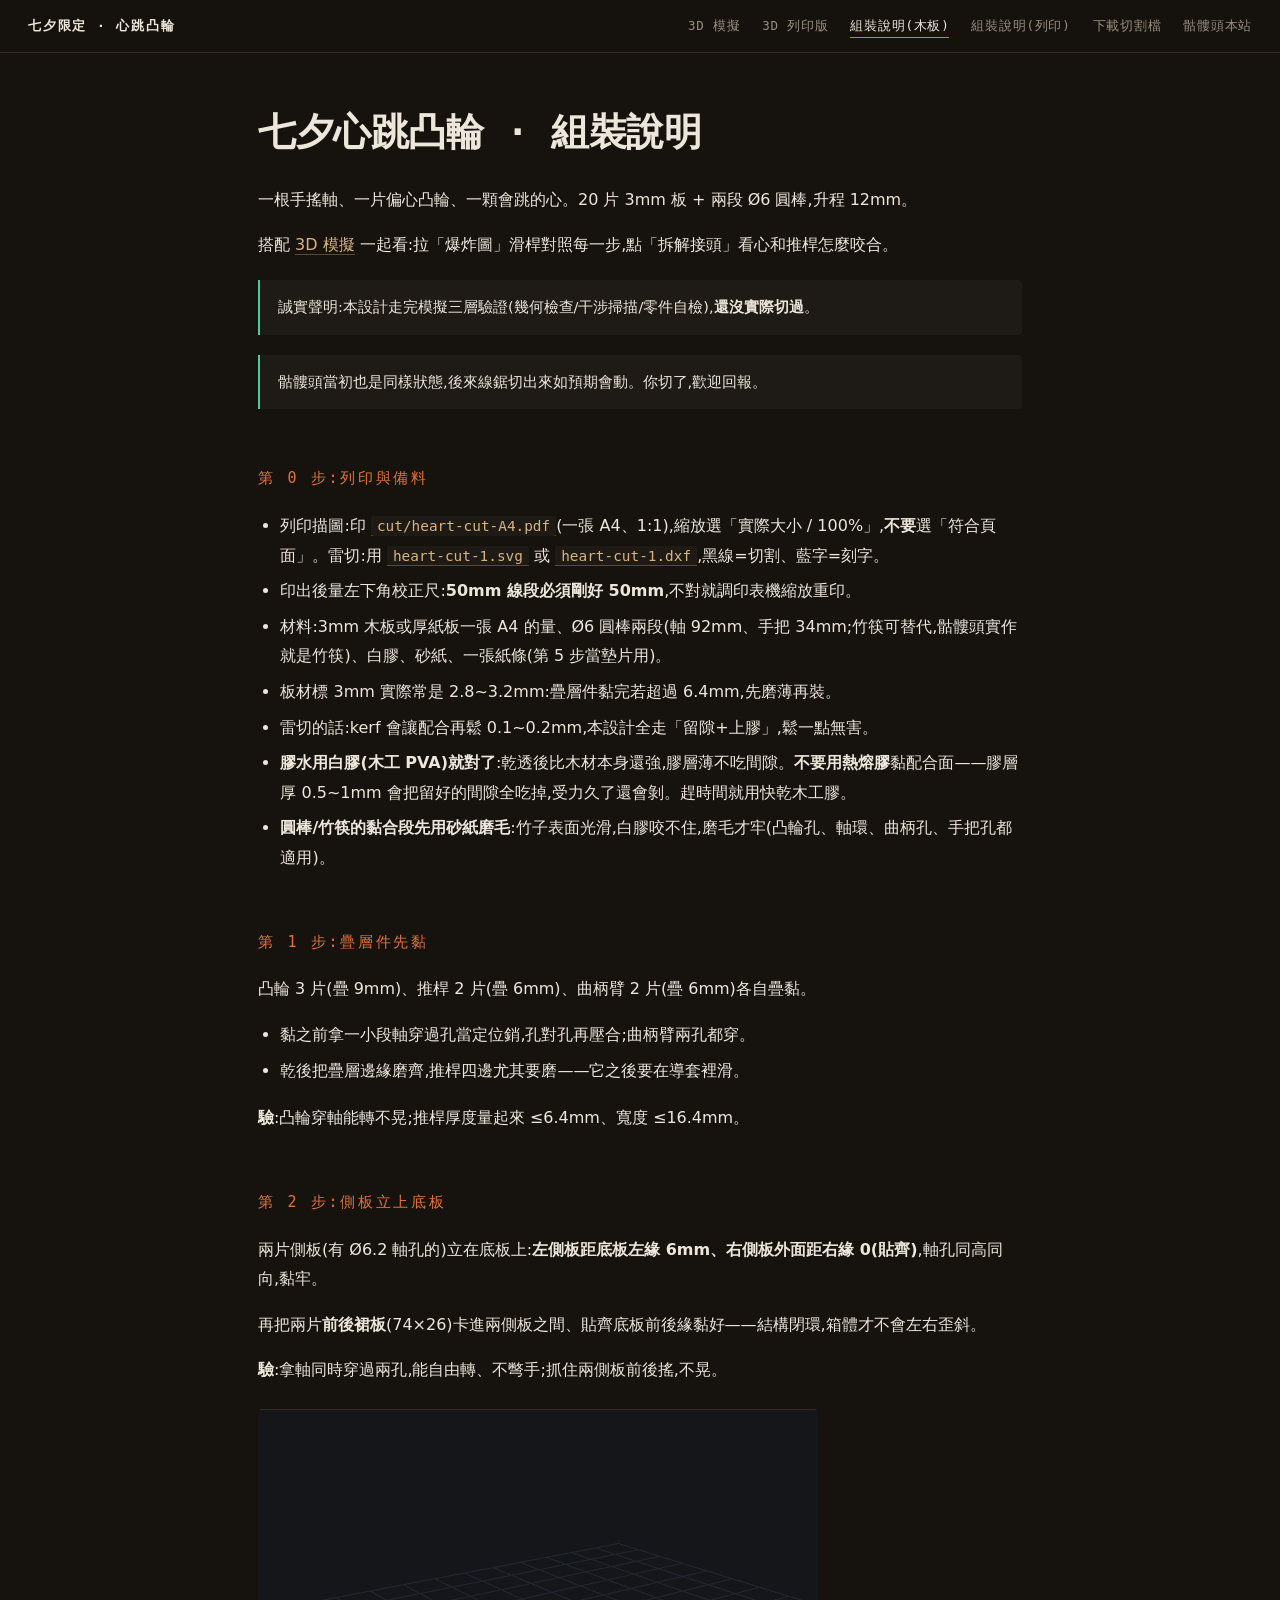
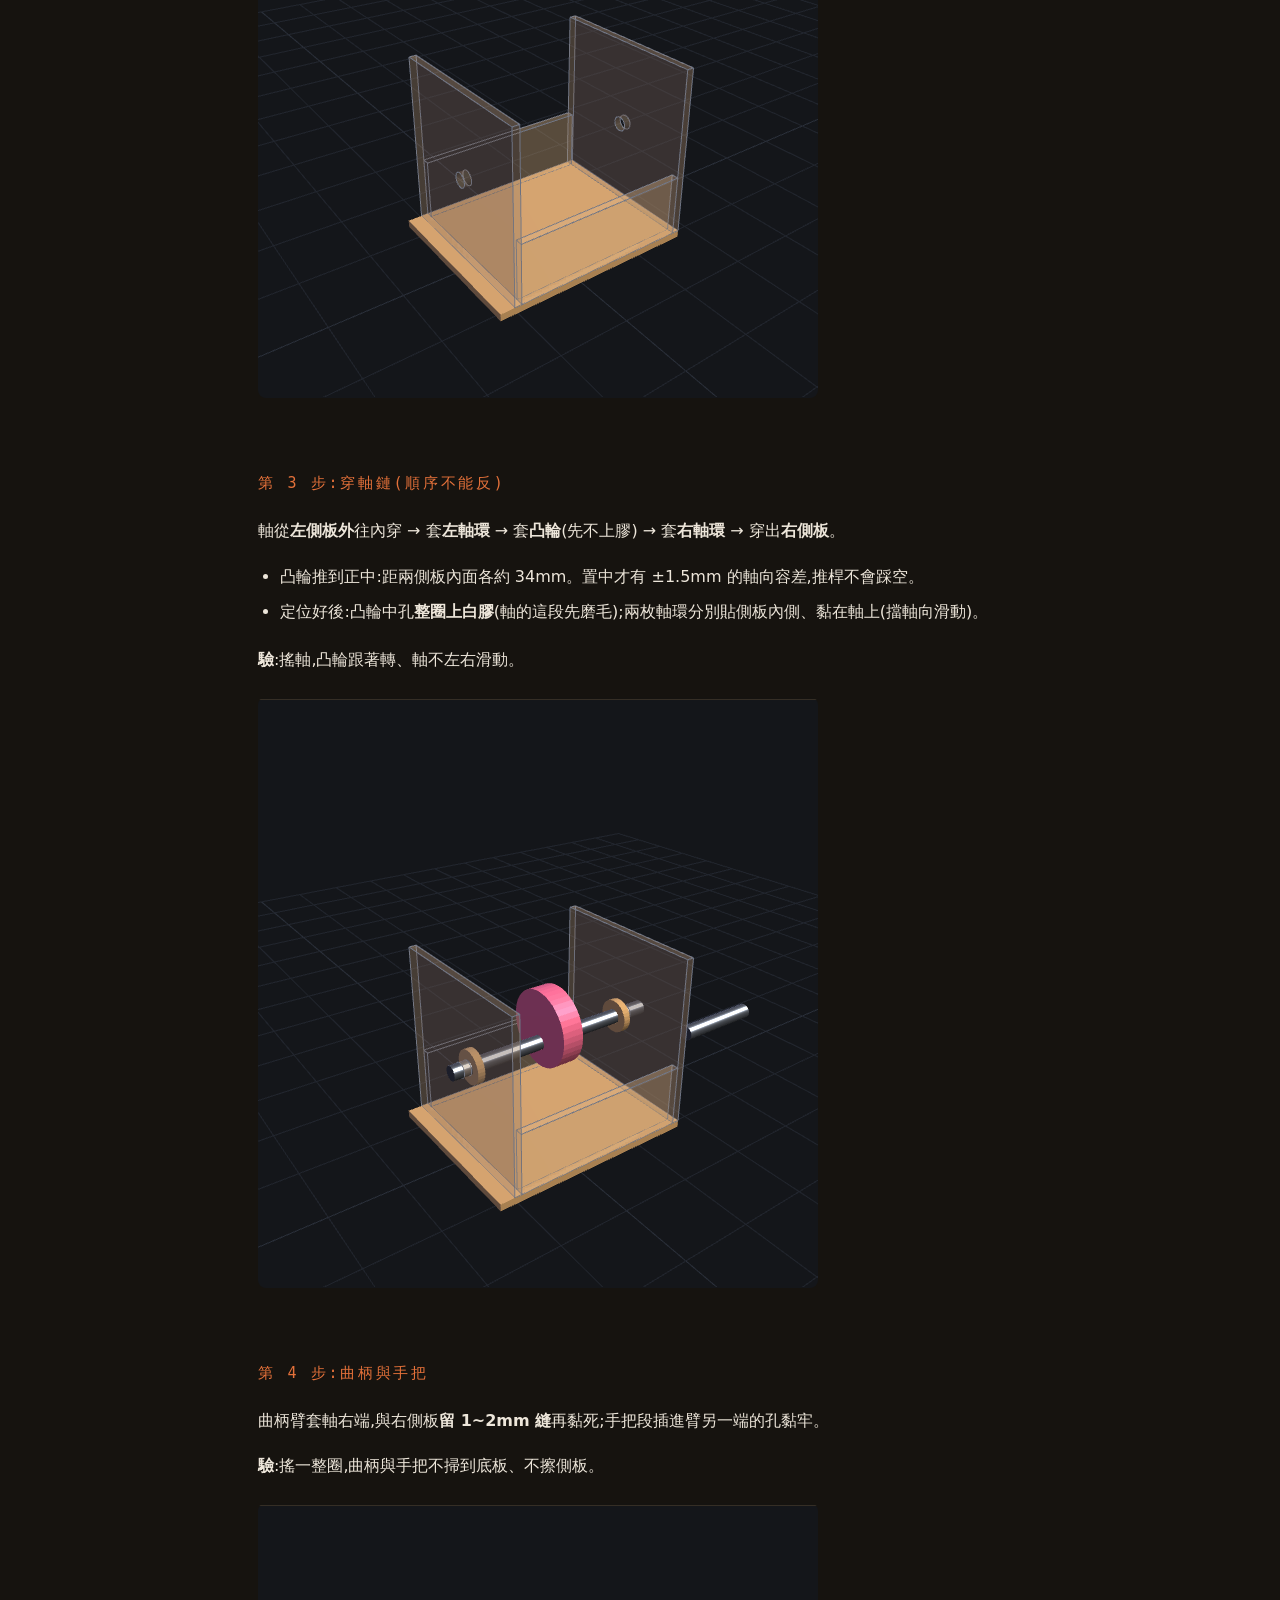
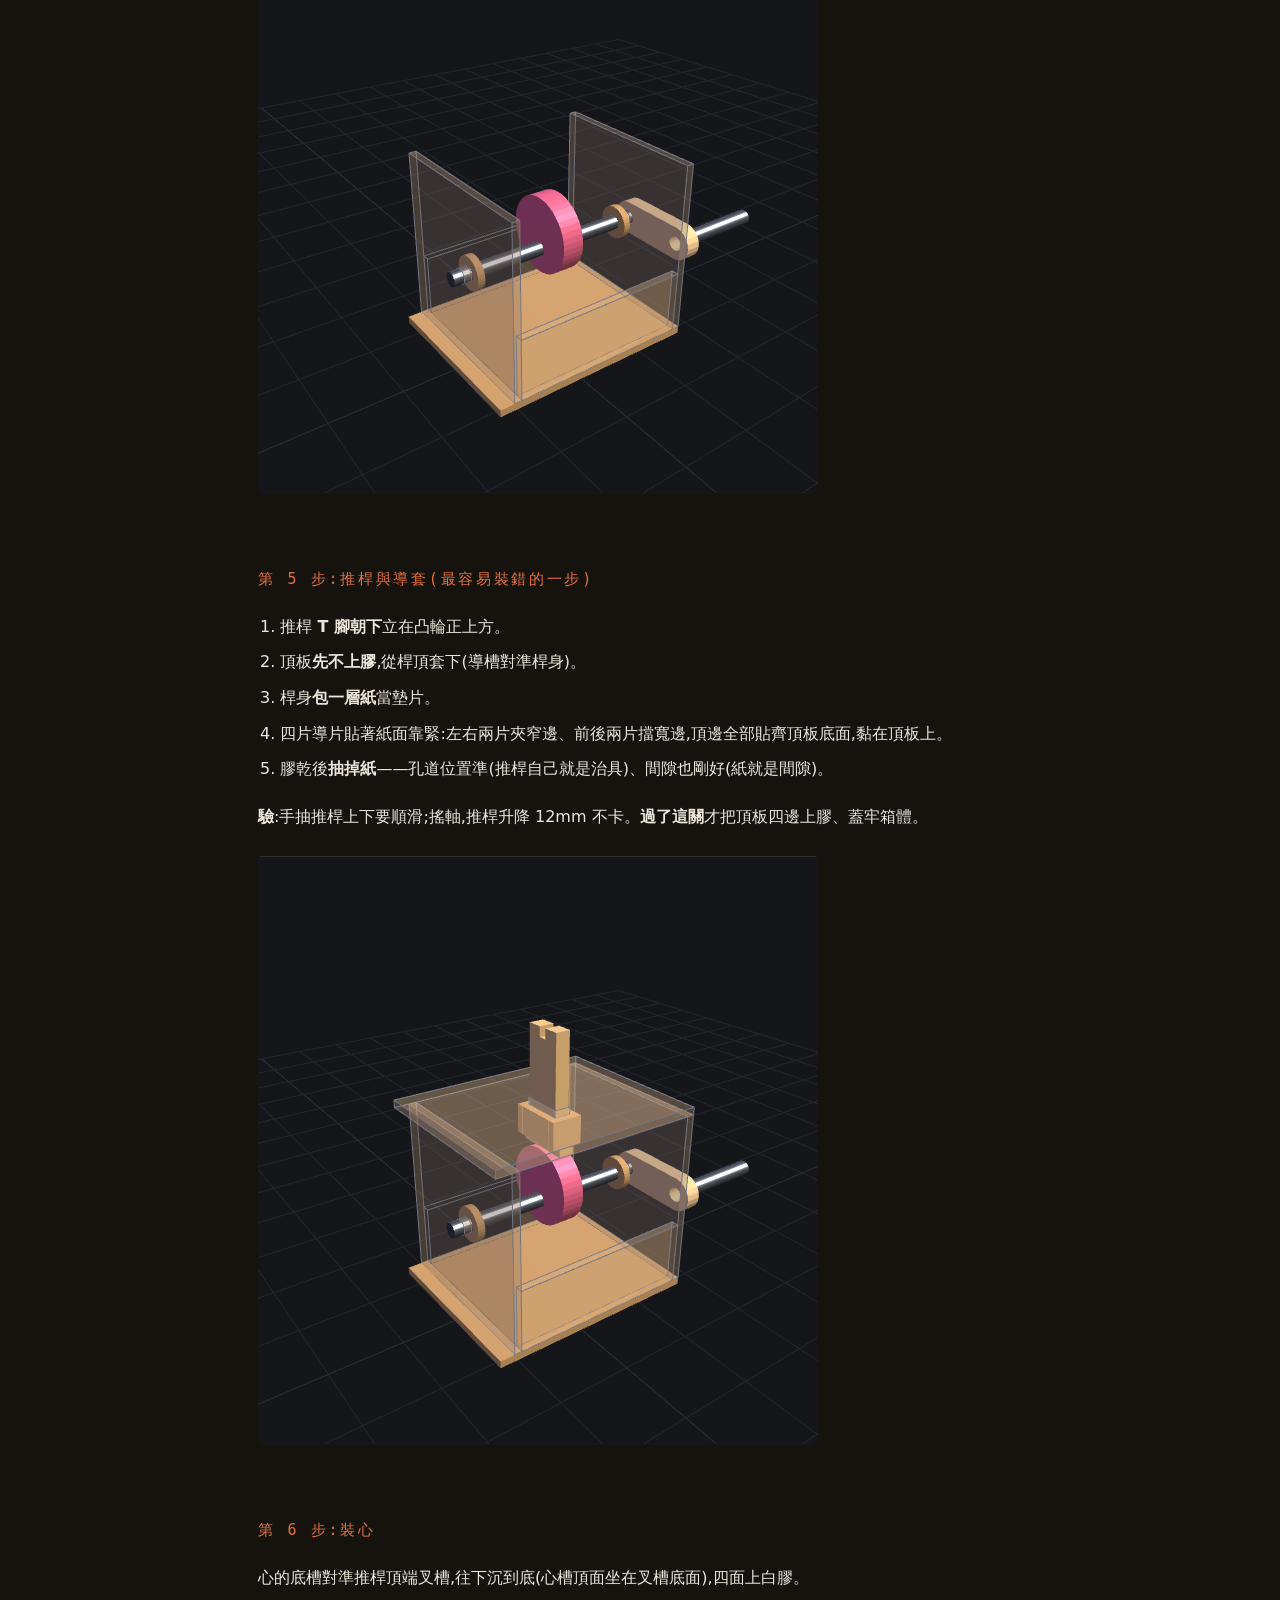
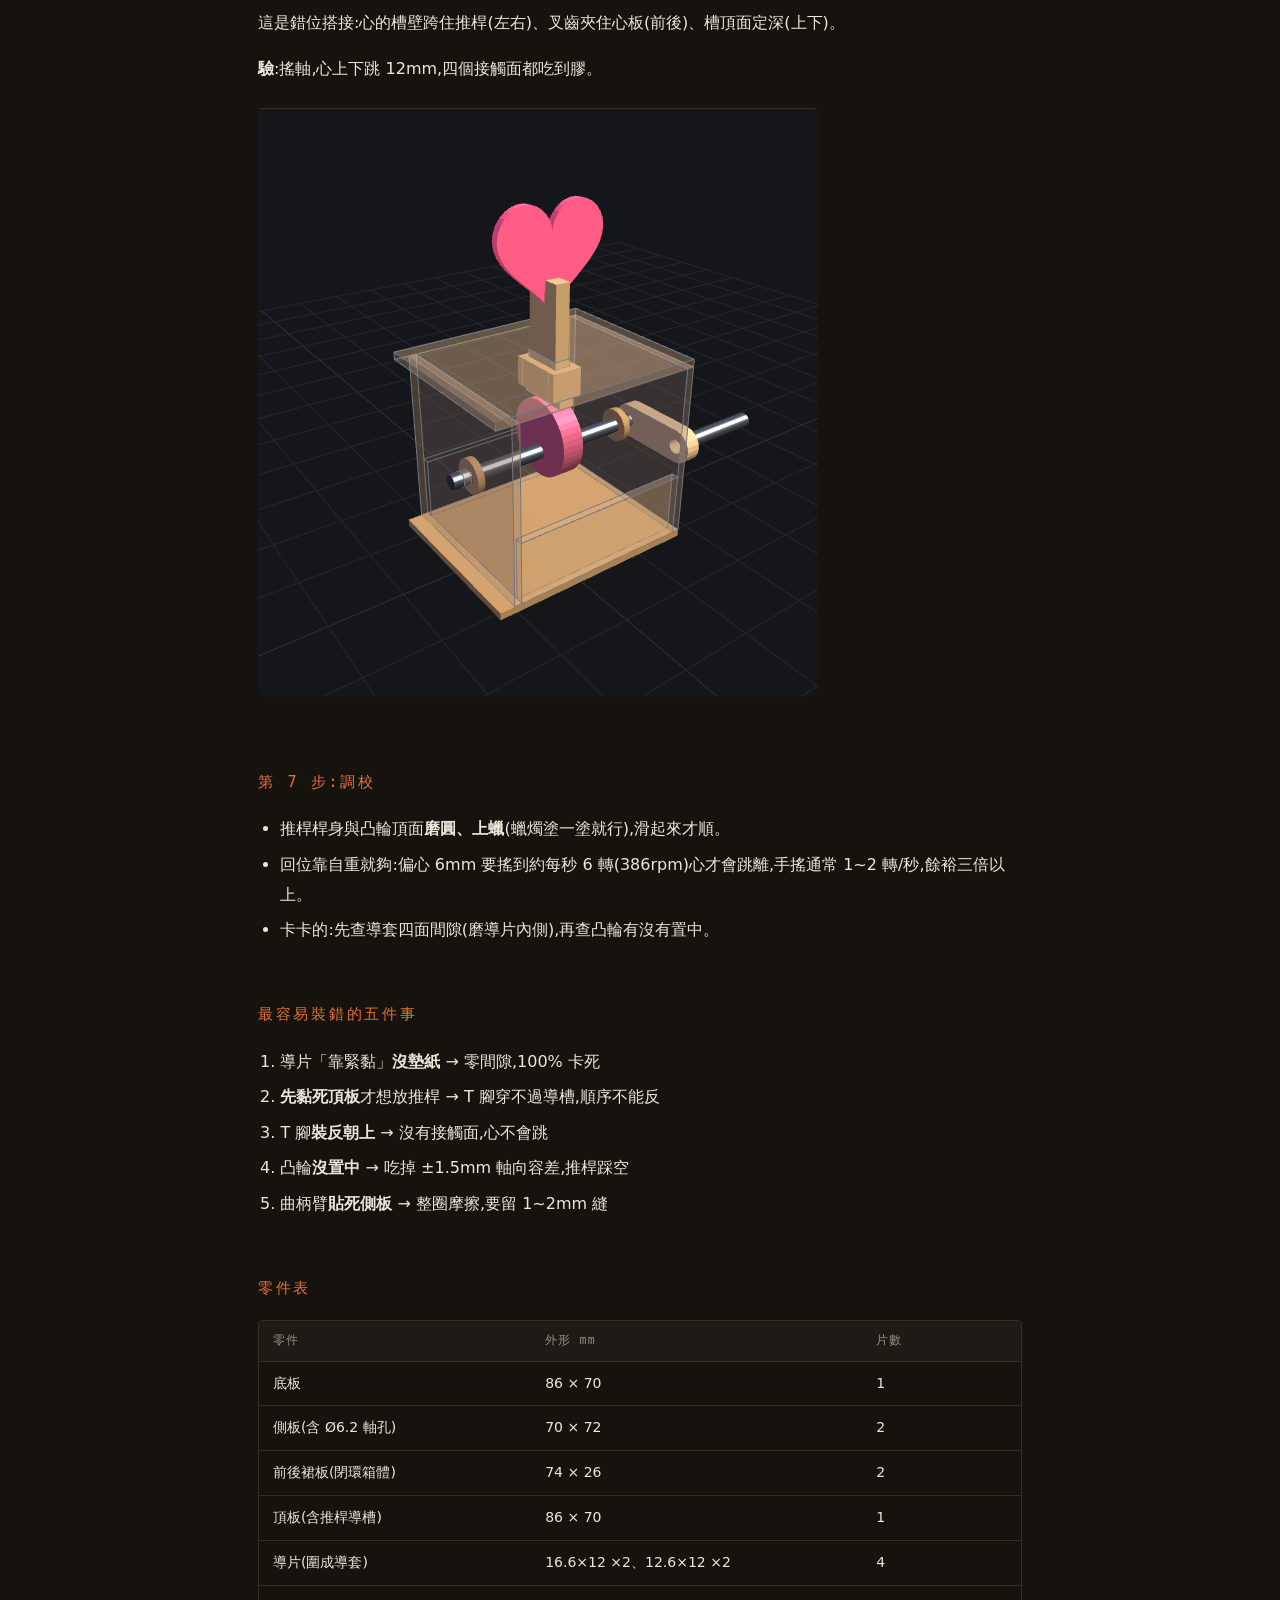
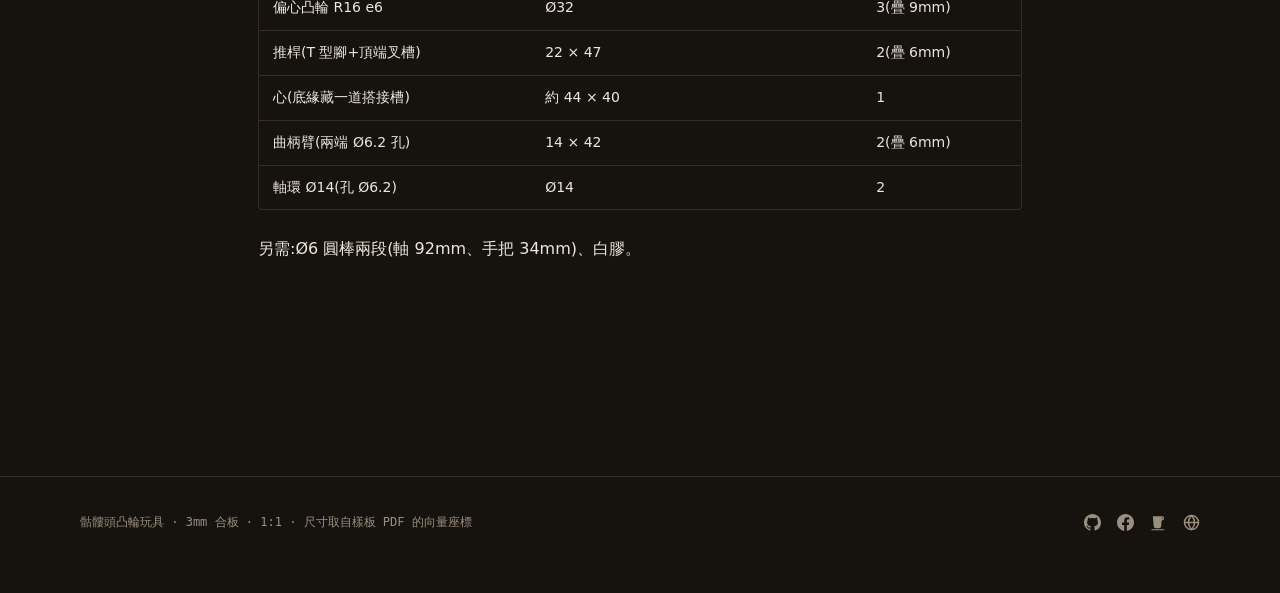
<file: heart-assembly.html>
<!DOCTYPE html>
<html lang="zh-Hant">
<head>
<meta charset="utf-8">
<meta name="viewport" content="width=device-width,initial-scale=1">
<title>組裝說明 · 七夕心跳凸輪</title>
<meta name="description" content="18 片 3mm 板的七步組裝流程,每一步都附驗收,含最容易裝錯的五件事。">
<meta property="og:type" content="website">
<meta property="og:title" content="組裝說明 · 七夕心跳凸輪">
<meta property="og:description" content="18 片 3mm 板的七步組裝流程,每一步都附驗收,含最容易裝錯的五件事。">
<meta property="og:image" content="https://yazelin.github.io/skull-cam-toy/assets/og.jpg">
<meta property="og:url" content="https://yazelin.github.io/skull-cam-toy/heart-assembly.html">
<meta name="twitter:card" content="summary_large_image">
<link rel="stylesheet" href="site.css">
</head>
<body>
<nav class="nav"><a class="brand" href="heart.html">七夕限定 · 心跳凸輪</a>
  <a href="heart.html">3D 模擬</a>
  <a href="heart-print.html">3D 列印版</a>
  <a href="heart-assembly.html" class="on">組裝說明(木板)</a>
  <a href="heart-print-assembly.html">組裝說明(列印)</a>
  <a href="cut/heart-cut-1.svg">下載切割檔</a>
  <a href="./">骷髏頭本站</a></nav>
<main class="doc">
<h1 id="七夕心跳凸輪-組裝說明">七夕心跳凸輪 · 組裝說明</h1>
<p>一根手搖軸、一片偏心凸輪、一顆會跳的心。20 片 3mm 板 + 兩段 Ø6 圓棒,升程 12mm。</p>
<p>搭配 <a href="heart.html">3D 模擬</a> 一起看:拉「爆炸圖」滑桿對照每一步,點「拆解接頭」看心和推桿怎麼咬合。</p>
<blockquote>誠實聲明:本設計走完模擬三層驗證(幾何檢查/干涉掃描/零件自檢),<strong>還沒實際切過</strong>。</blockquote>
<blockquote>骷髏頭當初也是同樣狀態,後來線鋸切出來如預期會動。你切了,歡迎回報。</blockquote>
<h2 id="第-0-步-列印與備料">第 0 步:列印與備料</h2>
<ul>
<li>列印描圖:印 <a href="cut/heart-cut-A4.pdf"><code>cut/heart-cut-A4.pdf</code></a>(一張 A4、1:1),縮放選「實際大小 / 100%」,<strong>不要</strong>選「符合頁面」。雷切:用 <a href="cut/heart-cut-1.svg"><code>heart-cut-1.svg</code></a> 或 <a href="cut/heart-cut-1.dxf"><code>heart-cut-1.dxf</code></a>,黑線=切割、藍字=刻字。</li>
<li>印出後量左下角校正尺:<strong>50mm 線段必須剛好 50mm</strong>,不對就調印表機縮放重印。</li>
<li>材料:3mm 木板或厚紙板一張 A4 的量、Ø6 圓棒兩段(軸 92mm、手把 34mm;竹筷可替代,骷髏頭實作就是竹筷)、白膠、砂紙、一張紙條(第 5 步當墊片用)。</li>
<li>板材標 3mm 實際常是 2.8~3.2mm:疊層件黏完若超過 6.4mm,先磨薄再裝。</li>
<li>雷切的話:kerf 會讓配合再鬆 0.1~0.2mm,本設計全走「留隙+上膠」,鬆一點無害。</li>
<li><strong>膠水用白膠(木工 PVA)就對了</strong>:乾透後比木材本身還強,膠層薄不吃間隙。<strong>不要用熱熔膠</strong>黏配合面——膠層厚 0.5~1mm 會把留好的間隙全吃掉,受力久了還會剝。趕時間就用快乾木工膠。</li>
<li><strong>圓棒/竹筷的黏合段先用砂紙磨毛</strong>:竹子表面光滑,白膠咬不住,磨毛才牢(凸輪孔、軸環、曲柄孔、手把孔都適用)。</li>
</ul>
<h2 id="第-1-步-疊層件先黏">第 1 步:疊層件先黏</h2>
<p>凸輪 3 片(疊 9mm)、推桿 2 片(疊 6mm)、曲柄臂 2 片(疊 6mm)各自疊黏。</p>
<ul>
<li>黏之前拿一小段軸穿過孔當定位銷,孔對孔再壓合;曲柄臂兩孔都穿。</li>
<li>乾後把疊層邊緣磨齊,推桿四邊尤其要磨——它之後要在導套裡滑。</li>
</ul>
<p><strong>驗</strong>:凸輪穿軸能轉不晃;推桿厚度量起來 ≤6.4mm、寬度 ≤16.4mm。</p>
<h2 id="第-2-步-側板立上底板">第 2 步:側板立上底板</h2>
<p>兩片側板(有 Ø6.2 軸孔的)立在底板上:<strong>左側板距底板左緣 6mm、右側板外面距右緣 0(貼齊)</strong>,軸孔同高同向,黏牢。</p>
<p>再把兩片<strong>前後裙板</strong>(74×26)卡進兩側板之間、貼齊底板前後緣黏好——結構閉環,箱體才不會左右歪斜。</p>
<p><strong>驗</strong>:拿軸同時穿過兩孔,能自由轉、不彆手;抓住兩側板前後搖,不晃。</p>
<p><img src="assets/asm/step2.png" alt="第 2 步完成:側板立上底板" loading="lazy" style="max-width:100%;border-radius:8px;margin:.4em 0"></p>
<h2 id="第-3-步-穿軸鏈-順序不能反">第 3 步:穿軸鏈(順序不能反)</h2>
<p>軸從<strong>左側板外</strong>往內穿 → 套<strong>左軸環</strong> → 套<strong>凸輪</strong>(先不上膠) → 套<strong>右軸環</strong> → 穿出<strong>右側板</strong>。</p>
<ul>
<li>凸輪推到正中:距兩側板內面各約 34mm。置中才有 ±1.5mm 的軸向容差,推桿不會踩空。</li>
<li>定位好後:凸輪中孔<strong>整圈上白膠</strong>(軸的這段先磨毛);兩枚軸環分別貼側板內側、黏在軸上(擋軸向滑動)。</li>
</ul>
<p><strong>驗</strong>:搖軸,凸輪跟著轉、軸不左右滑動。</p>
<p><img src="assets/asm/step3.png" alt="第 3 步完成:軸鏈就位,凸輪置中" loading="lazy" style="max-width:100%;border-radius:8px;margin:.4em 0"></p>
<h2 id="第-4-步-曲柄與手把">第 4 步:曲柄與手把</h2>
<p>曲柄臂套軸右端,與右側板<strong>留 1~2mm 縫</strong>再黏死;手把段插進臂另一端的孔黏牢。</p>
<p><strong>驗</strong>:搖一整圈,曲柄與手把不掃到底板、不擦側板。</p>
<p><img src="assets/asm/step4.png" alt="第 4 步完成:曲柄與手把裝上" loading="lazy" style="max-width:100%;border-radius:8px;margin:.4em 0"></p>
<h2 id="第-5-步-推桿與導套-最容易裝錯的一步">第 5 步:推桿與導套(最容易裝錯的一步)</h2>
<ol>
<li>推桿 <strong>T 腳朝下</strong>立在凸輪正上方。</li>
<li>頂板<strong>先不上膠</strong>,從桿頂套下(導槽對準桿身)。</li>
<li>桿身<strong>包一層紙</strong>當墊片。</li>
<li>四片導片貼著紙面靠緊:左右兩片夾窄邊、前後兩片擋寬邊,頂邊全部貼齊頂板底面,黏在頂板上。</li>
<li>膠乾後<strong>抽掉紙</strong>——孔道位置準(推桿自己就是治具)、間隙也剛好(紙就是間隙)。</li>
</ol>
<p><strong>驗</strong>:手抽推桿上下要順滑;搖軸,推桿升降 12mm 不卡。<strong>過了這關</strong>才把頂板四邊上膠、蓋牢箱體。</p>
<p><img src="assets/asm/step5.png" alt="第 5 步完成:推桿穿過導套與頂板" loading="lazy" style="max-width:100%;border-radius:8px;margin:.4em 0"></p>
<h2 id="第-6-步-裝心">第 6 步:裝心</h2>
<p>心的底槽對準推桿頂端叉槽,往下沉到底(心槽頂面坐在叉槽底面),四面上白膠。</p>
<p>這是錯位搭接:心的槽壁跨住推桿(左右)、叉齒夾住心板(前後)、槽頂面定深(上下)。</p>
<p><strong>驗</strong>:搖軸,心上下跳 12mm,四個接觸面都吃到膠。</p>
<p><img src="assets/asm/step6.png" alt="第 6 步完成:整機" loading="lazy" style="max-width:100%;border-radius:8px;margin:.4em 0"></p>
<h2 id="第-7-步-調校">第 7 步:調校</h2>
<ul>
<li>推桿桿身與凸輪頂面<strong>磨圓、上蠟</strong>(蠟燭塗一塗就行),滑起來才順。</li>
<li>回位靠自重就夠:偏心 6mm 要搖到約每秒 6 轉(386rpm)心才會跳離,手搖通常 1~2 轉/秒,餘裕三倍以上。</li>
<li>卡卡的:先查導套四面間隙(磨導片內側),再查凸輪有沒有置中。</li>
</ul>
<h2 id="最容易裝錯的五件事">最容易裝錯的五件事</h2>
<ol>
<li>導片「靠緊黏」<strong>沒墊紙</strong> → 零間隙,100% 卡死</li>
<li><strong>先黏死頂板</strong>才想放推桿 → T 腳穿不過導槽,順序不能反</li>
<li>T 腳<strong>裝反朝上</strong> → 沒有接觸面,心不會跳</li>
<li>凸輪<strong>沒置中</strong> → 吃掉 ±1.5mm 軸向容差,推桿踩空</li>
<li>曲柄臂<strong>貼死側板</strong> → 整圈摩擦,要留 1~2mm 縫</li>
</ol>
<h2 id="零件表">零件表</h2>
<div class="tw"><table><thead><tr><th>零件</th><th>外形 mm</th><th>片數</th></tr></thead><tbody>
<tr><td>底板</td><td>86 × 70</td><td>1</td></tr>
<tr><td>側板(含 Ø6.2 軸孔)</td><td>70 × 72</td><td>2</td></tr>
<tr><td>前後裙板(閉環箱體)</td><td>74 × 26</td><td>2</td></tr>
<tr><td>頂板(含推桿導槽)</td><td>86 × 70</td><td>1</td></tr>
<tr><td>導片(圍成導套)</td><td>16.6×12 ×2、12.6×12 ×2</td><td>4</td></tr>
<tr><td>偏心凸輪 R16 e6</td><td>Ø32</td><td>3(疊 9mm)</td></tr>
<tr><td>推桿(T 型腳+頂端叉槽)</td><td>22 × 47</td><td>2(疊 6mm)</td></tr>
<tr><td>心(底緣藏一道搭接槽)</td><td>約 44 × 40</td><td>1</td></tr>
<tr><td>曲柄臂(兩端 Ø6.2 孔)</td><td>14 × 42</td><td>2(疊 6mm)</td></tr>
<tr><td>軸環 Ø14(孔 Ø6.2)</td><td>Ø14</td><td>2</td></tr>
</tbody></table></div>
<p>另需:Ø6 圓棒兩段(軸 92mm、手把 34mm)、白膠。</p>
</main>
<div class="foot"><div class="in">
  <span>骷髏頭凸輪玩具 · 3mm 合板 · 1:1 · 尺寸取自樣板 PDF 的向量座標</span>
  <span class="fi">
    <a href="https://github.com/yazelin/skull-cam-toy" target="_blank" rel="noopener" title="GitHub" aria-label="GitHub">
      <svg viewBox="0 0 16 16" width="17" height="17" fill="currentColor" aria-hidden="true"><path d="M8 0C3.58 0 0 3.58 0 8c0 3.54 2.29 6.53 5.47 7.59.4.07.55-.17.55-.38 0-.19-.01-.82-.01-1.49-2.01.37-2.53-.49-2.69-.94-.09-.23-.48-.94-.82-1.13-.28-.15-.68-.52-.01-.53.63-.01 1.08.58 1.23.82.72 1.21 1.87.87 2.33.66.07-.52.28-.87.51-1.07-1.78-.2-3.64-.89-3.64-3.95 0-.87.31-1.59.82-2.15-.08-.2-.36-1.02.08-2.12 0 0 .67-.21 2.2.82.64-.18 1.32-.27 2-.27s1.36.09 2 .27c1.53-1.04 2.2-.82 2.2-.82.44 1.1.16 1.92.08 2.12.51.56.82 1.27.82 2.15 0 3.07-1.87 3.75-3.65 3.95.29.25.54.73.54 1.48 0 1.07-.01 1.93-.01 2.2 0 .21.15.46.55.38A8.01 8.01 0 0 0 16 8c0-4.42-3.58-8-8-8Z"/></svg>
    </a>
    <a href="https://www.facebook.com/yaze.lin.gm" target="_blank" rel="noopener" title="Facebook" aria-label="Facebook">
      <svg viewBox="0 0 16 16" width="17" height="17" fill="currentColor" aria-hidden="true"><path d="M16 8.05C16 3.6 12.42 0 8 0S0 3.6 0 8.05C0 12.07 2.93 15.4 6.75 16v-5.62H4.72V8.05h2.03V6.28c0-2.02 1.2-3.13 3.02-3.13.88 0 1.79.16 1.79.16v1.97h-1.01c-.99 0-1.3.62-1.3 1.26v1.51h2.22l-.35 2.33H9.25V16C13.07 15.4 16 12.07 16 8.05Z"/></svg>
    </a>
    <a href="https://buymeacoffee.com/yazelin" target="_blank" rel="noopener" title="請亞澤喝杯咖啡" aria-label="Buy Me a Coffee">
      <svg viewBox="0 0 24 24" width="17" height="17" fill="currentColor" aria-hidden="true"><path d="M4 3h13a3 3 0 0 1 0 6h-.6l-.7 8.2A3 3 0 0 1 12.7 20H8.3a3 3 0 0 1-3-2.8L4 3Zm12.6 4H17a1 1 0 0 0 0-2h-.23l-.17 2ZM2 21.5h18v1.5H2v-1.5Z"/></svg>
    </a>
    <a href="https://yazelin.github.io/" target="_blank" rel="noopener" title="亞澤的部落格" aria-label="亞澤的部落格">
      <svg viewBox="0 0 16 16" width="17" height="17" fill="none" stroke="currentColor" stroke-width="1.4" aria-hidden="true"><circle cx="8" cy="8" r="6.6"/><path d="M1.4 8h13.2M8 1.4c1.9 2 2.9 4.2 2.9 6.6S9.9 12.6 8 14.6C6.1 12.6 5.1 10.4 5.1 8S6.1 3.4 8 1.4Z"/></svg>
    </a>
  </span>
</div></div>

<!-- yz-promo-footer v11 | 三件套+BMC 注意力效果 | https://github.com/yazelin/promo-footer-skill -->
<script>
(function(){"use strict";
if(window.__yzPromoInit)return;window.__yzPromoInit=1;
/* 開啟計數。只送站名,後端只記「哪天、哪站、幾次」,不存 IP、不設 cookie、不給識別碼。
   有一半的作品是純靜態沒後端,以前根本不知道有沒有人在用。這行要放在下面那個
   prefers-reduced-motion 的 return 之前,不然關動畫的人就不會被算到。 */
try{if(location.hostname==="yazelin.github.io"&&navigator.sendBeacon)navigator.sendBeacon("https://k-rider-api.yazelinj303.workers.dev/hit?s=skull-cam-toy")}catch(e){}
try{if(window.matchMedia&&matchMedia("(prefers-reduced-motion: reduce)").matches)return}catch(e){}
var REPO="skull-cam-toy",INJECT=false,ADDBLOG=true;
var GH=REPO?"https://github.com/yazelin/"+REPO:"https://github.com/yazelin";
var LINES=["嘿，這裡這裡，我是咖啡按鈕","我是一顆很努力的按鈕，求被點一下","噓，亞澤不知道我在偷偷拉贊助","你看我跳得這麼賣力，不請一杯嗎？","不請也沒關係，你來玩我就很開心","免費給你玩的，想寵亞澤再說","一杯咖啡，是下一個作品的燃料","你的咖啡會變成下一個作品，真的","咖啡因進入亞澤體內，程式碼就會自己寫完","亞澤說，有人請咖啡他會開心一整天","只是一杯咖啡，但亞澤會記得你","用愛發電中，咖啡因可提升發電效率","覺得好玩嗎？抖內一下下","這個網站沒有廣告，只有我這顆按鈕"];
var ICONS={blog:'<svg viewBox="0 0 24 24" width="18" height="18" fill="currentColor" aria-hidden="true"><path d="M12 2C6.48 2 2 6.48 2 12s4.48 10 10 10 10-4.48 10-10S17.52 2 12 2zm-1 17.93c-3.95-.49-7-3.85-7-7.93 0-.62.08-1.21.21-1.79L9 15v1c0 1.1.9 2 2 2v1.93zm6.9-2.54c-.26-.81-1-1.39-1.9-1.39h-1v-3c0-.55-.45-1-1-1H8v-2h2c.55 0 1-.45 1-1V7h2c1.1 0 2-.9 2-2v-.41c2.93 1.19 5 4.06 5 7.41 0 2.08-.8 3.97-2.1 5.39z"/></svg>',gh:'<svg viewBox="0 0 24 24" width="18" height="18" fill="currentColor" aria-hidden="true"><path d="M12 .297c-6.63 0-12 5.373-12 12 0 5.303 3.438 9.8 8.205 11.385.6.113.82-.258.82-.577 0-.285-.01-1.04-.015-2.04-3.338.724-4.042-1.61-4.042-1.61C4.422 18.07 3.633 17.7 3.633 17.7c-1.087-.744.084-.729.084-.729 1.205.084 1.838 1.236 1.838 1.236 1.07 1.835 2.809 1.305 3.495.998.108-.776.417-1.305.76-1.605-2.665-.3-5.466-1.332-5.466-5.93 0-1.31.465-2.38 1.235-3.22-.135-.303-.54-1.523.105-3.176 0 0 1.005-.322 3.3 1.23.96-.267 1.98-.399 3-.405 1.02.006 2.04.138 3 .405 2.28-1.552 3.285-1.23 3.285-1.23.645 1.653.24 2.873.12 3.176.765.84 1.23 1.91 1.23 3.22 0 4.61-2.805 5.625-5.475 5.92.42.36.81 1.096.81 2.22 0 1.606-.015 2.896-.015 3.286 0 .315.21.69.825.57C20.565 22.092 24 17.592 24 12.297c0-6.627-5.373-12-12-12"/></svg>',fb:'<svg viewBox="0 0 24 24" width="18" height="18" fill="currentColor" aria-hidden="true"><path d="M9.101 23.691v-7.98H6.627v-3.667h2.474v-1.58c0-4.085 1.848-5.978 5.858-5.978.401 0 .955.042 1.468.103a8.68 8.68 0 0 1 1.141.195v3.325a8.623 8.623 0 0 0-.653-.036 26.805 26.805 0 0 0-.733-.009c-.707 0-1.259.096-1.675.309a1.686 1.686 0 0 0-.679.622c-.258.42-.374.995-.374 1.752v1.297h3.919l-.386 2.103-.287 1.564h-3.246v8.245C19.396 23.238 24 18.179 24 12.044c0-6.627-5.373-12-12-12s-12 5.373-12 12c0 5.628 3.874 10.35 9.101 11.647Z"/></svg>',bmc:'<svg viewBox="0 0 24 24" width="18" height="18" fill="currentColor" aria-hidden="true"><path d="M20.216 6.415l-.132-.666c-.119-.598-.388-1.163-1.001-1.379-.197-.069-.42-.098-.57-.241-.152-.143-.196-.366-.231-.572-.065-.378-.125-.756-.192-1.133-.057-.325-.102-.69-.25-.987-.195-.4-.597-.634-.996-.788a5.723 5.723 0 00-.626-.194c-1-.263-2.05-.36-3.077-.416a25.834 25.834 0 00-3.7.062c-.915.083-1.88.184-2.75.5-.318.116-.646.256-.888.501-.297.302-.393.77-.177 1.146.154.267.415.456.692.58.36.162.737.284 1.123.366 1.075.238 2.189.331 3.287.37 1.218.05 2.437.01 3.65-.118.299-.033.598-.073.896-.119.352-.054.578-.513.474-.834-.124-.383-.457-.531-.834-.473-.466.074-.96.108-1.382.146-1.177.08-2.358.082-3.536.006a22.228 22.228 0 01-1.157-.107c-.086-.01-.18-.025-.258-.036-.243-.036-.484-.08-.724-.13-.111-.027-.111-.185 0-.212h.005c.277-.06.557-.108.838-.147h.002c.131-.009.263-.032.394-.048a25.076 25.076 0 013.426-.12c.674.019 1.347.067 2.017.144l.228.031c.267.04.533.088.798.145.392.085.895.113 1.07.542.055.137.08.288.111.431l.319 1.484a.237.237 0 01-.199.284h-.003c-.037.006-.075.01-.112.015a36.704 36.704 0 01-4.743.295 37.059 37.059 0 01-4.699-.304c-.14-.017-.293-.042-.417-.06-.326-.048-.649-.108-.973-.161-.393-.065-.768-.032-1.123.161-.29.16-.527.404-.675.701-.154.316-.199.66-.267 1-.069.34-.176.707-.135 1.056.087.753.613 1.365 1.37 1.502a39.69 39.69 0 0011.343.376.483.483 0 01.535.53l-.071.697-1.018 9.907c-.041.41-.047.832-.125 1.237-.122.637-.553 1.028-1.182 1.171-.577.131-1.165.2-1.756.205-.656.004-1.31-.025-1.966-.022-.699.004-1.556-.06-2.095-.58-.475-.458-.54-1.174-.605-1.793l-.731-7.013-.322-3.094c-.037-.351-.286-.695-.678-.678-.336.015-.718.3-.678.679l.228 2.185.949 9.112c.147 1.344 1.174 2.068 2.446 2.272.742.12 1.503.144 2.257.156.966.016 1.942.053 2.892-.122 1.408-.258 2.465-1.198 2.616-2.657.34-3.332.683-6.663 1.024-9.995l.215-2.087a.484.484 0 01.39-.426c.402-.078.787-.212 1.074-.518.455-.488.546-1.124.385-1.766zm-1.478.772c-.145.137-.363.201-.578.233-2.416.359-4.866.54-7.308.46-1.748-.06-3.477-.254-5.207-.498-.17-.024-.353-.055-.47-.18-.22-.236-.111-.71-.054-.995.052-.26.152-.609.463-.646.484-.057 1.046.148 1.526.22.577.088 1.156.159 1.737.212 2.48.226 5.002.19 7.472-.14.45-.06.899-.13 1.345-.21.399-.072.84-.206 1.08.206.166.281.188.657.162.974a.544.544 0 01-.169.364zm-6.159 3.9c-.862.37-1.84.788-3.109.788a5.884 5.884 0 01-1.569-.217l.877 9.004c.065.78.717 1.38 1.5 1.38 0 0 1.243.065 1.658.065.447 0 1.786-.065 1.786-.065.783 0 1.434-.6 1.499-1.38l.94-9.95a3.996 3.996 0 00-1.322-.238c-.826 0-1.491.284-2.26.613z"/></svg>'};
var CSS="@keyframes yzIdle{0%,55%,100%{transform:translateY(0)}62%{transform:translateY(-4px)}70%{transform:translateY(0)}78%{transform:translateY(-2px)}84%{transform:translateY(0)}}"+
".yz-idle{animation:yzIdle 2.6s ease-in-out infinite}"+
"@keyframes yzHop{0%,100%{transform:translateY(0)}20%{transform:translateY(-6px) scale(1.04)}40%{transform:translateY(0) scale(1)}55%{transform:translateY(-3px)}70%{transform:translateY(0)}}"+
".yz-hop{animation:yzHop .9s cubic-bezier(.36,.07,.19,.97)}"+
".yz-bubble{position:fixed;z-index:2147483000;max-width:200px;padding:6px 11px;border-radius:14px;background:#fffdf7;color:#4a3f35;border:1px solid rgba(0,0,0,.1);box-shadow:0 4px 14px rgba(0,0,0,.18);font:13px/1.5 system-ui,-apple-system,'Noto Sans TC',sans-serif;pointer-events:none;opacity:0;transform:translateY(5px);transition:opacity .25s ease,transform .25s ease}"+
".yz-bubble.yz-on{opacity:1;transform:translateY(0)}"+
".yz-bubble::after{content:'';position:absolute;left:var(--yz-tail,50%);margin-left:-6px;border:6px solid transparent}"+
".yz-bubble.yz-above::after{bottom:-6px;border-bottom:0;border-top:6px solid #fffdf7}"+
".yz-bubble.yz-below::after{top:-6px;border-top:0;border-bottom:6px solid #fffdf7}"+
".yz-cluster{position:fixed;right:12px;bottom:12px;z-index:2147482999;display:flex;gap:10px}"+
".yz-cluster a{display:inline-flex;align-items:center;justify-content:center;width:38px;height:38px;border-radius:50%;background:rgba(22,26,35,.72);color:#fff;border:1px solid rgba(255,255,255,.28);backdrop-filter:blur(4px);transition:transform .15s,background .15s}"+
".yz-cluster a:hover{transform:translateY(-2px);background:rgba(22,26,35,.92)}";
var bubble,anchor;
function addCss(){if(document.getElementById("yz-promo-css"))return;var s=document.createElement("style");s.id="yz-promo-css";s.textContent=CSS;document.head.appendChild(s)}
function inFooter(el){try{return !!(el.closest&&el.closest('footer,nav,[class*="footer"],[id*="footer"]'))}catch(e){return false}}
function findAnchor(){var as=document.querySelectorAll('a[href*="buymeacoffee.com/yazelin"]');if(!as.length)return null;
var vis=[],i,r;for(i=0;i<as.length;i++){r=as[i].getBoundingClientRect();if(r.width||r.height)vis.push(as[i])}
var pool=vis.length?vis:[].slice.call(as);
for(i=0;i<pool.length;i++)if(inFooter(pool[i]))return pool[i];
return pool[pool.length-1]}
function inject(){if(!INJECT||findAnchor()||document.querySelector(".yz-cluster"))return;
var n=document.createElement("nav");n.className="yz-cluster";n.setAttribute("aria-label","作者連結");
n.innerHTML='<a href="'+GH+'" target="_blank" rel="noopener" aria-label="GitHub 原始碼" title="GitHub 原始碼">'+ICONS.gh+'</a>'+
'<a href="https://www.facebook.com/yaze.lin.gm" target="_blank" rel="noopener" aria-label="Facebook" title="Facebook">'+ICONS.fb+'</a>'+
'<a href="https://buymeacoffee.com/yazelin" target="_blank" rel="noopener" aria-label="請亞澤喝杯咖啡 Buy me a coffee" title="請亞澤喝杯咖啡 Buy me a coffee">'+ICONS.bmc+'</a>'+
(ADDBLOG?'<a class="yz-blog" href="https://yazelin.github.io/" target="_blank" rel="noopener" aria-label="亞澤的部落格" title="亞澤的部落格">'+ICONS.blog+'</a>':'');
document.body.appendChild(n)}
function blogLinked(){var as=document.querySelectorAll('a[href^="https://yazelin.github.io"]');for(var i=0;i<as.length;i++){try{if(new URL(as[i].href).pathname==="/")return true}catch(e){}}return false}
function addBlog(){if(!ADDBLOG||document.querySelector(".yz-blog")||blogLinked()||!inFooter(anchor))return;
var c=anchor.cloneNode(true);c.classList.remove("yz-hop","yz-idle");c.classList.add("yz-blog");
c.href="https://yazelin.github.io/";c.setAttribute("aria-label","亞澤的部落格");c.setAttribute("title","亞澤的部落格");
if(c.querySelector("svg")){var hasText=!!c.textContent.trim();c.innerHTML=ICONS.blog+(hasText?"部落格":"")}else{c.textContent="部落格"}
anchor.parentNode.insertBefore(c,anchor.nextSibling)}
function hop(){anchor.classList.remove("yz-hop");void anchor.offsetWidth;anchor.classList.add("yz-hop")}
var shown=0,MAX_SHOWS=3;
function say(){if(document.hidden)return;var r=anchor.getBoundingClientRect();if(!r.width&&!r.height)return;if(r.bottom<0||r.top>innerHeight)return;shown++;
bubble.textContent=LINES[Math.floor(Math.random()*LINES.length)];
bubble.classList.remove("yz-on","yz-above","yz-below");
bubble.style.left="0px";bubble.style.top="0px";
var bw=bubble.offsetWidth,bh=bubble.offsetHeight,cx=r.left+r.width/2;
var left=Math.max(8,Math.min(cx-bw/2,innerWidth-bw-8));
var above=r.top-bh-12>=8;
bubble.style.left=left+"px";
bubble.style.top=(above?r.top-bh-12:r.bottom+12)+"px";
bubble.classList.add(above?"yz-above":"yz-below");
bubble.style.setProperty("--yz-tail",Math.max(12,Math.min(cx-left,bw-12))+"px");
hop();
requestAnimationFrame(function(){bubble.classList.add("yz-on")});
setTimeout(function(){bubble.classList.remove("yz-on")},4200)}
function start(){addCss();inject();anchor=findAnchor();if(!anchor)return false;
try{if(getComputedStyle(anchor).display==="inline")anchor.style.display="inline-block"}catch(e){}
anchor.classList.add("yz-idle");
anchor.addEventListener("animationend",function(e){if(e.animationName==="yzHop")anchor.classList.remove("yz-hop")});
try{addBlog()}catch(e){}
bubble=document.createElement("div");bubble.className="yz-bubble";bubble.setAttribute("aria-hidden","true");document.body.appendChild(bubble);
window.__yzPromo=say;
(function loop(first){if(shown>=MAX_SHOWS)return;setTimeout(function(){say();loop(false)},first?18e3+Math.random()*12e3:9e4+Math.random()*9e4)})(true);
return true}
function boot(){var tries=0;(function t(){if(start())return;if(++tries<20)setTimeout(t,1500)})()}
if(document.readyState==="loading")document.addEventListener("DOMContentLoaded",boot);else boot();
})();
</script>
</body>
</html>
</file>
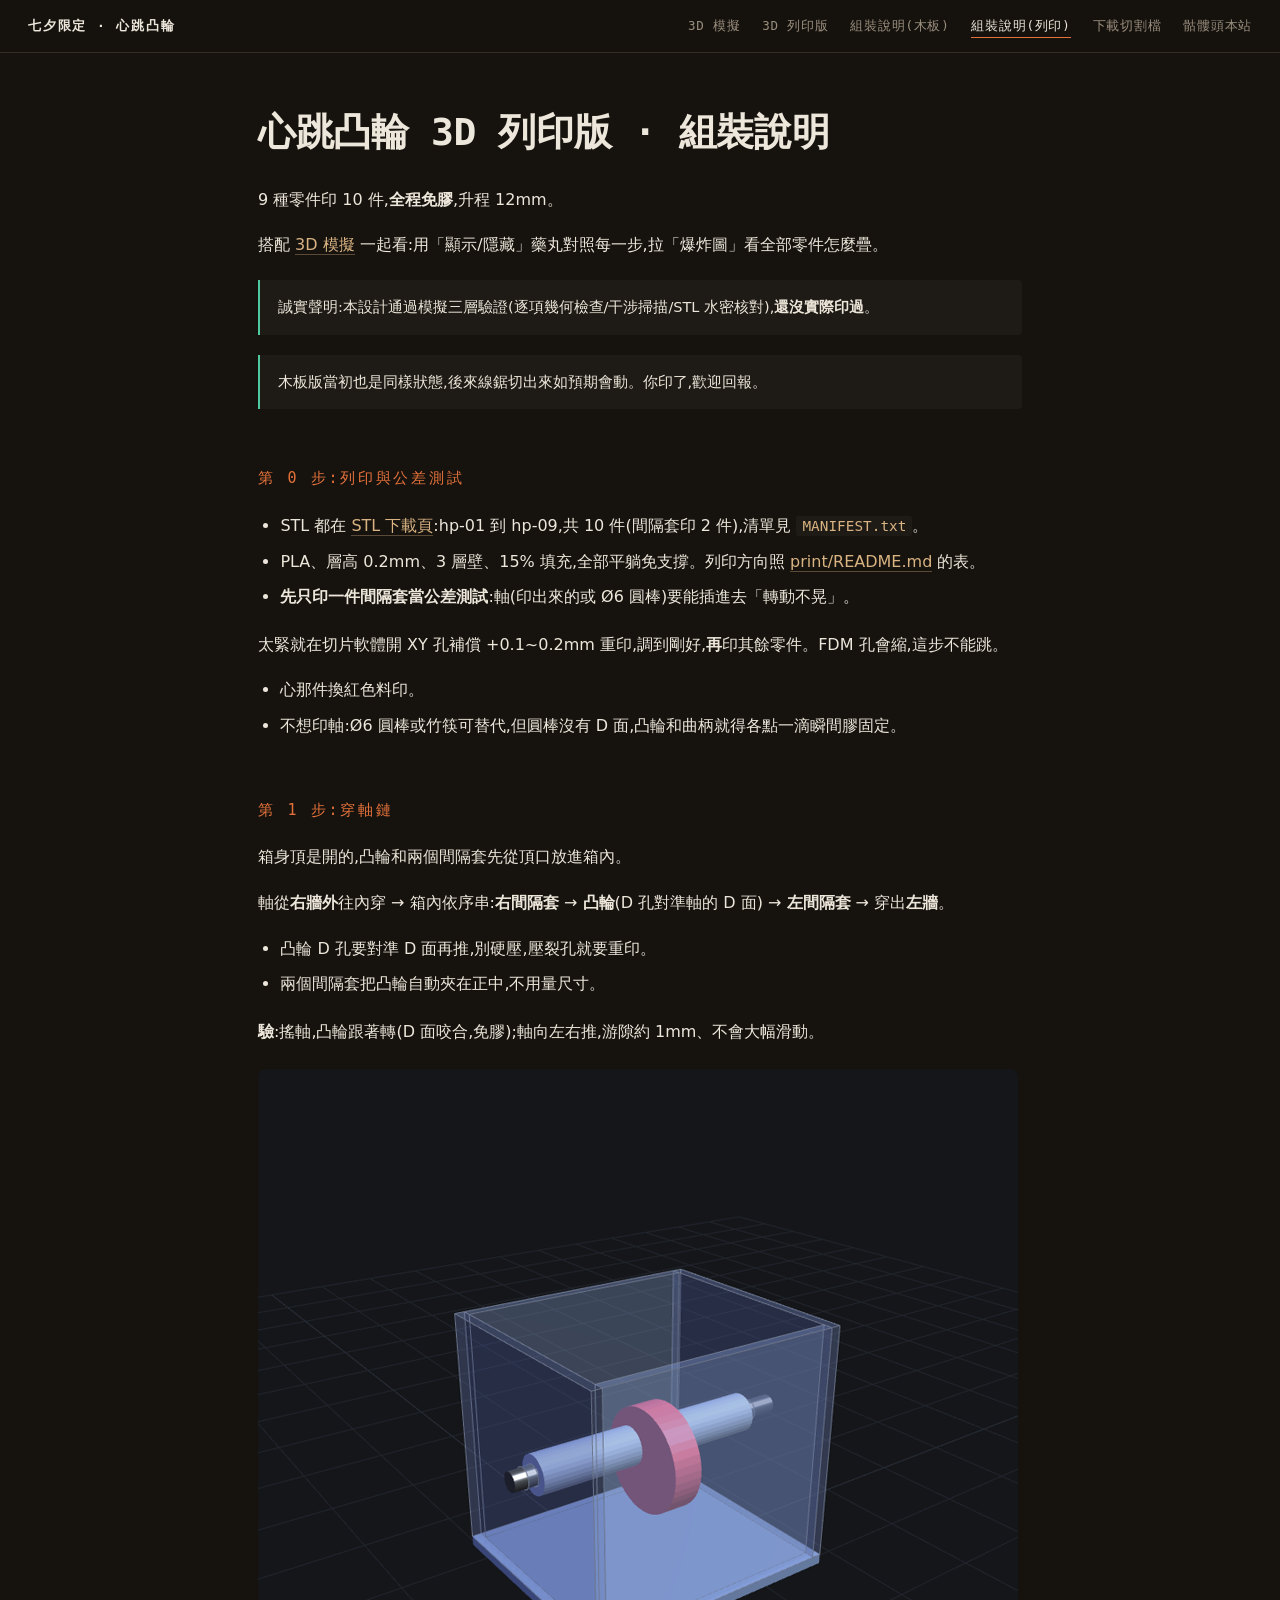
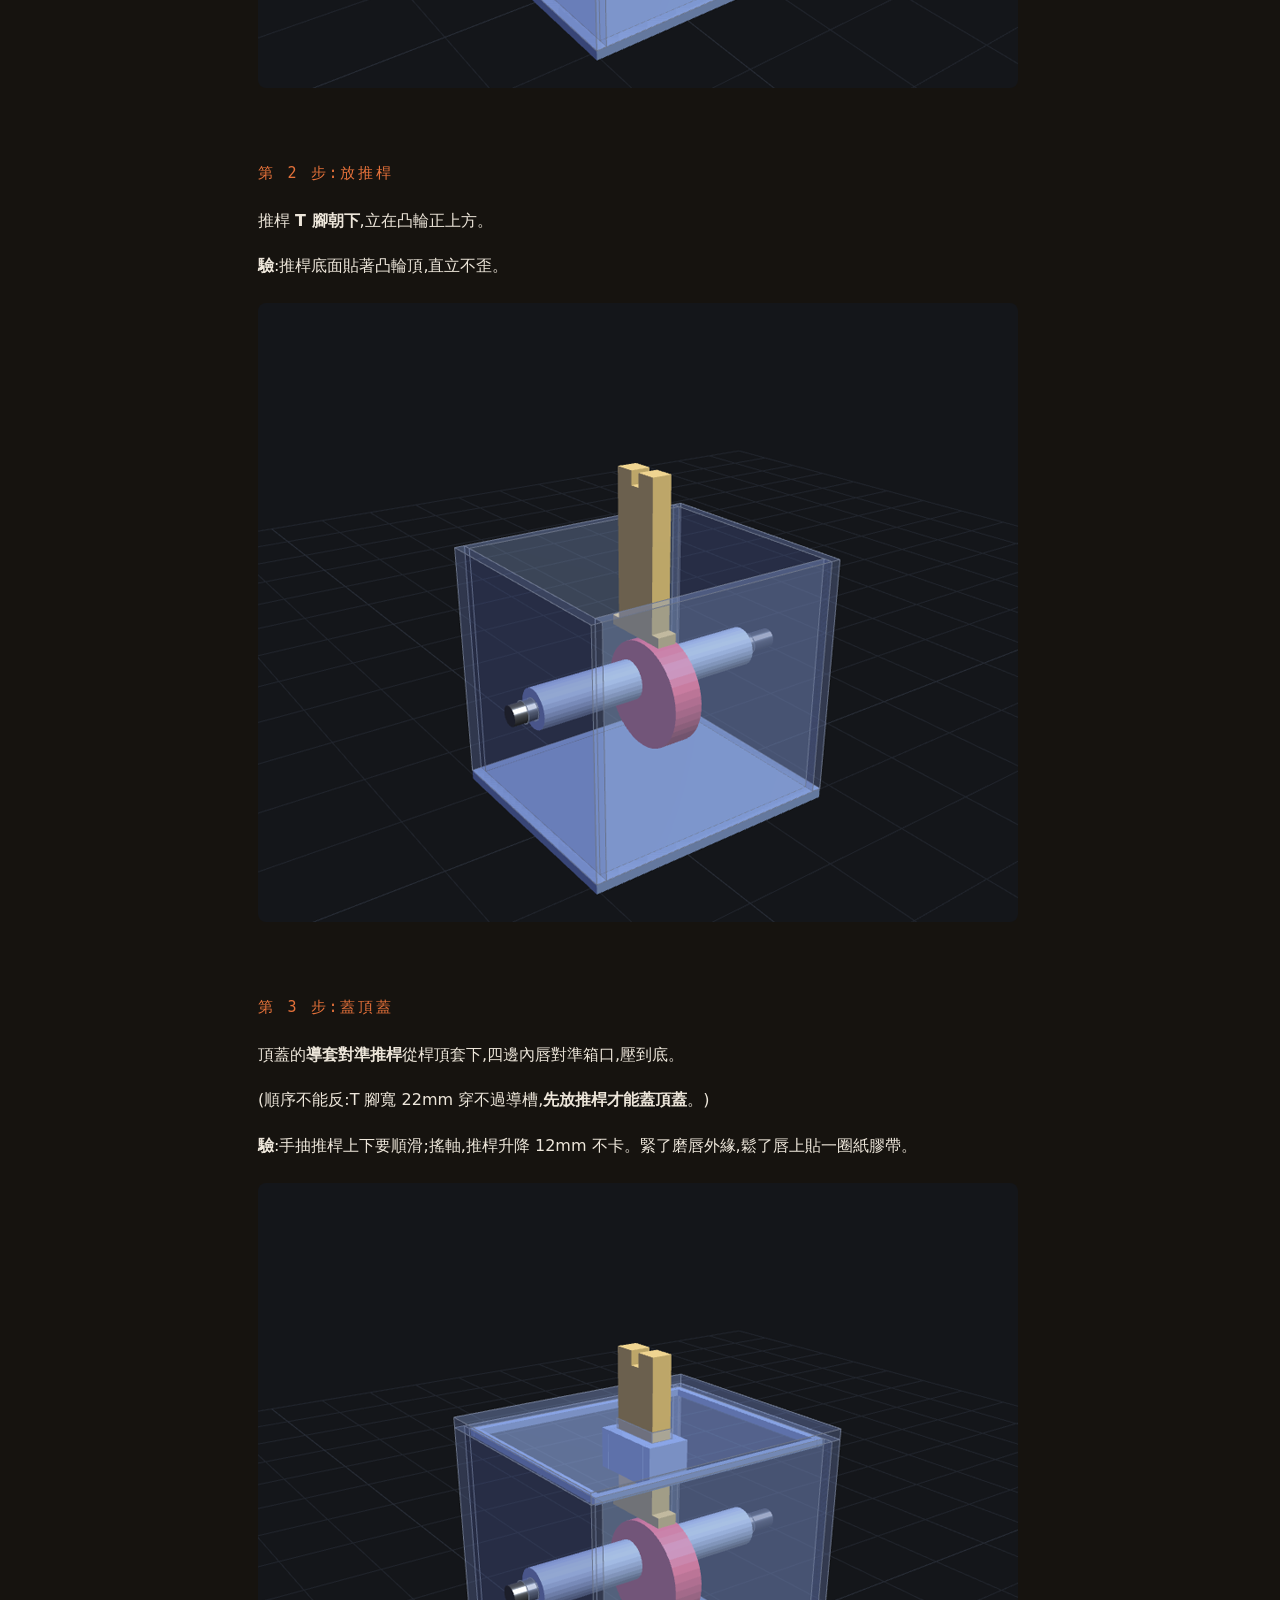
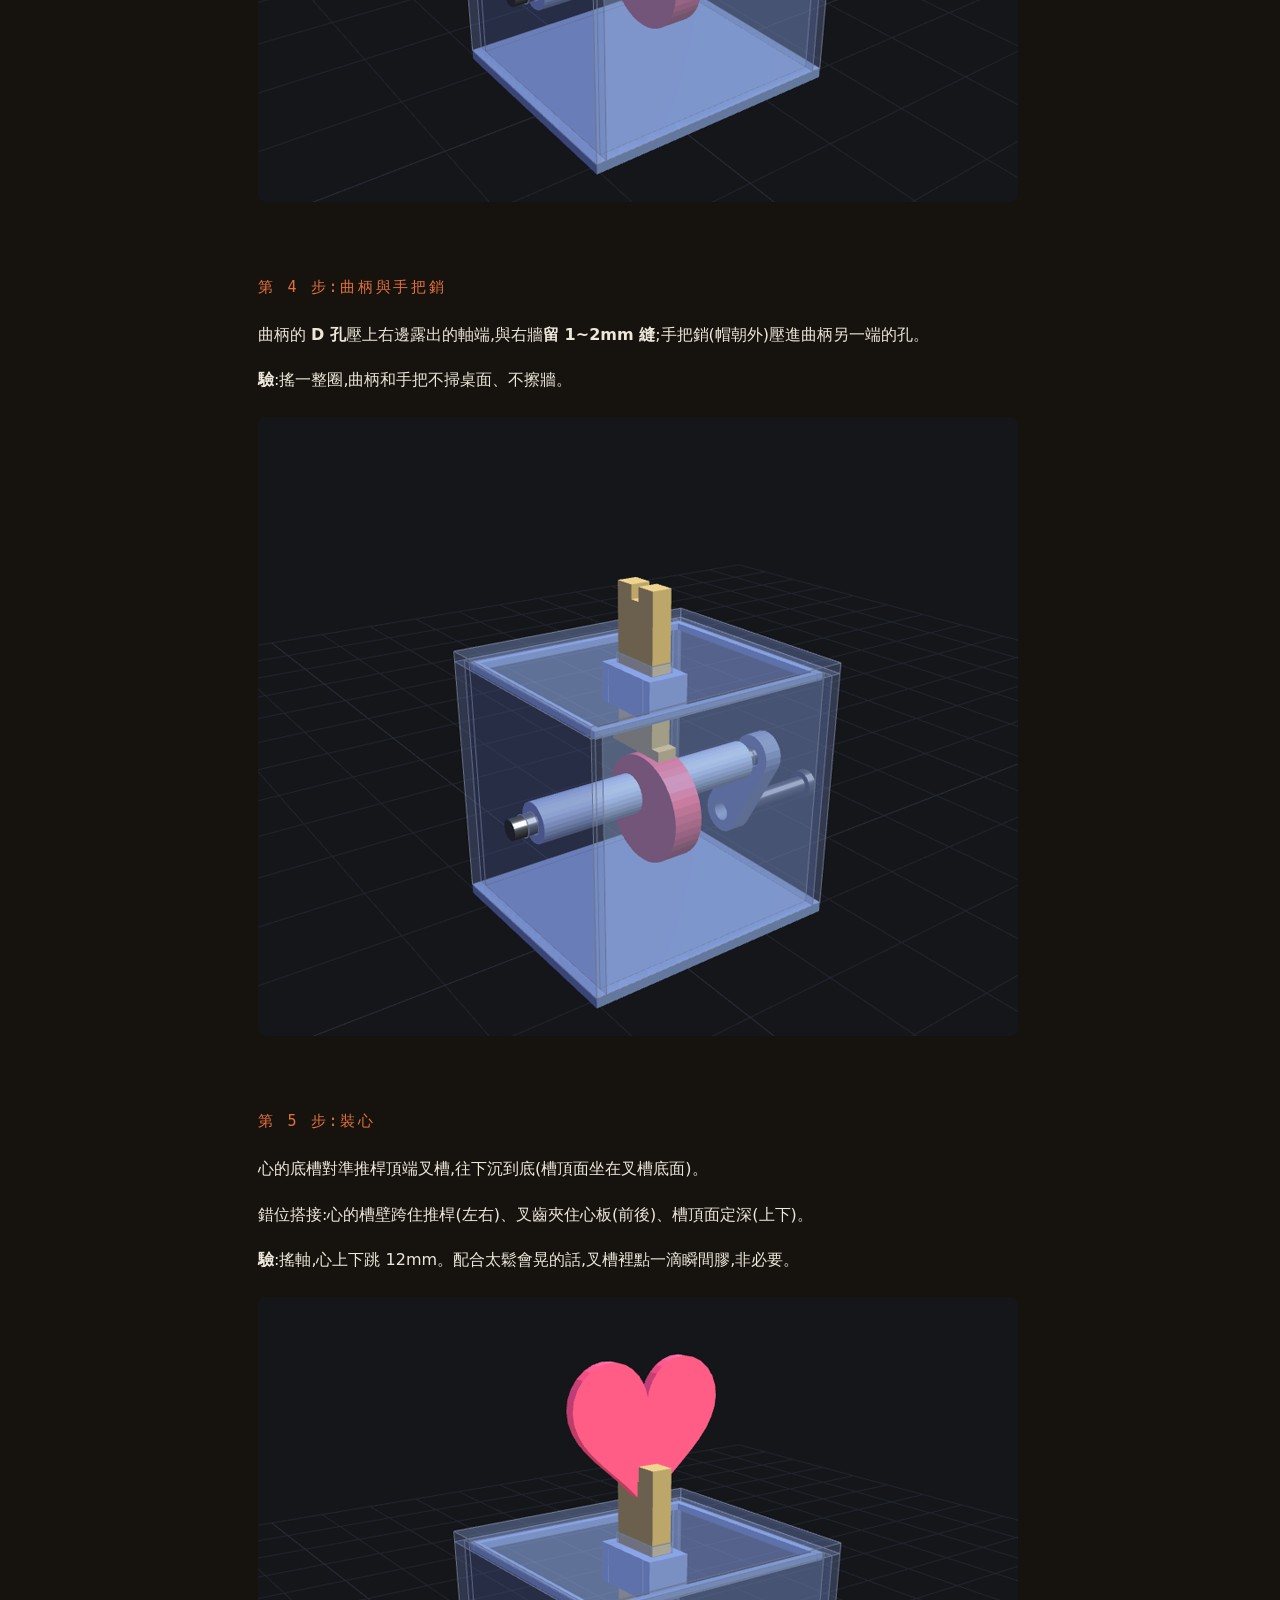
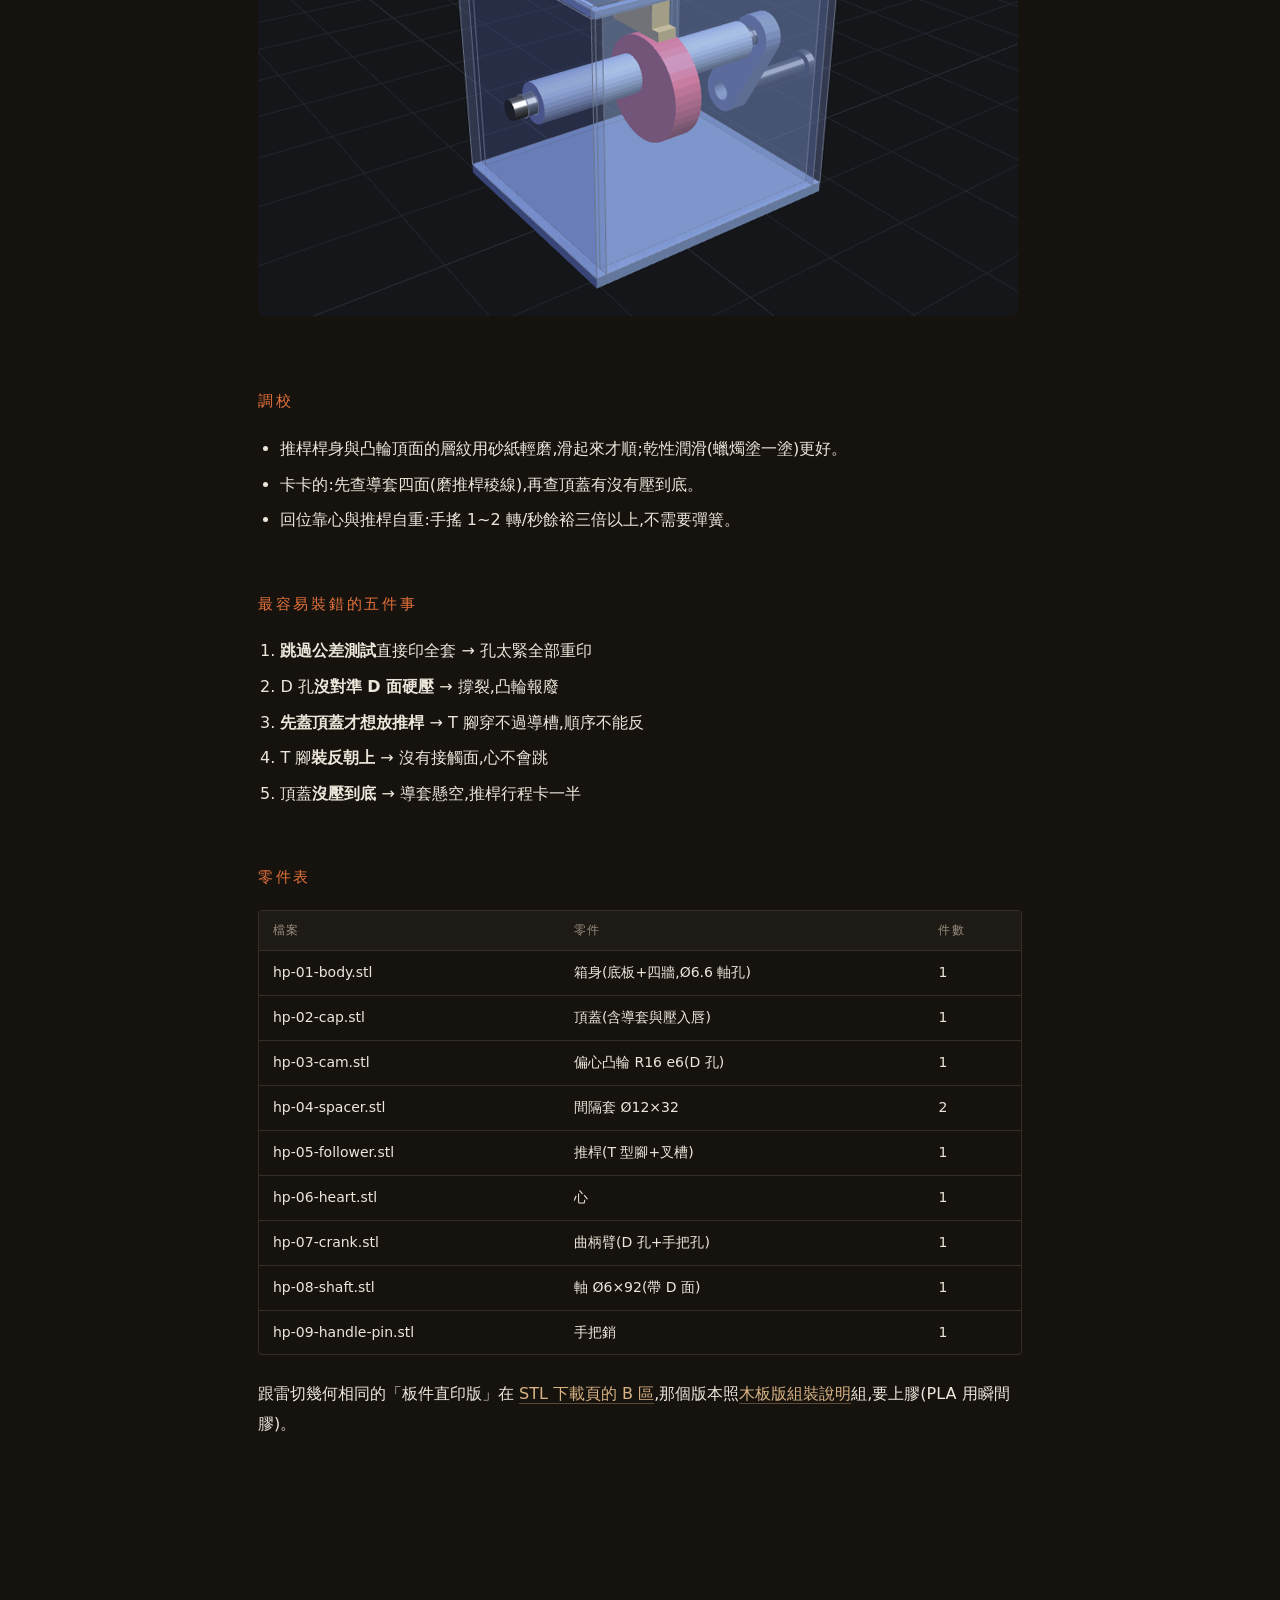
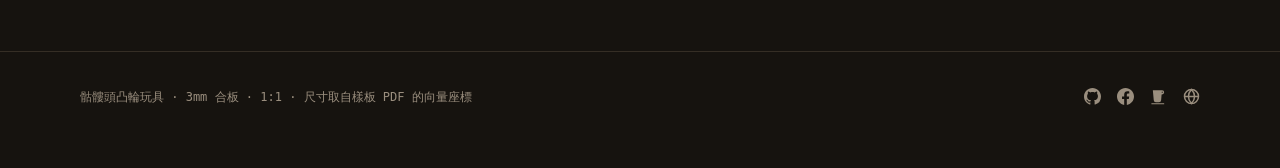
<file: heart-print-assembly.html>
<!DOCTYPE html>
<html lang="zh-Hant">
<head>
<meta charset="utf-8">
<meta name="viewport" content="width=device-width,initial-scale=1">
<title>組裝說明 · 心跳凸輪 3D 列印版</title>
<meta name="description" content="9 種零件印 10 件、全程免膠的組裝五步,每一步附 3D 完成狀態圖與驗收。">
<meta property="og:type" content="website">
<meta property="og:title" content="組裝說明 · 心跳凸輪 3D 列印版">
<meta property="og:description" content="9 種零件印 10 件、全程免膠的組裝五步,每一步附 3D 完成狀態圖與驗收。">
<meta property="og:image" content="https://yazelin.github.io/skull-cam-toy/assets/og.jpg">
<meta property="og:url" content="https://yazelin.github.io/skull-cam-toy/heart-print-assembly.html">
<meta name="twitter:card" content="summary_large_image">
<link rel="stylesheet" href="site.css">
</head>
<body>
<nav class="nav"><a class="brand" href="heart.html">七夕限定 · 心跳凸輪</a>
  <a href="heart.html">3D 模擬</a>
  <a href="heart-print.html">3D 列印版</a>
  <a href="heart-assembly.html">組裝說明(木板)</a>
  <a href="heart-print-assembly.html" class="on">組裝說明(列印)</a>
  <a href="cut/heart-cut-1.svg">下載切割檔</a>
  <a href="./">骷髏頭本站</a></nav>
<main class="doc">
<h1 id="心跳凸輪-3D-列印版-組裝說明">心跳凸輪 3D 列印版 · 組裝說明</h1>
<p>9 種零件印 10 件,<strong>全程免膠</strong>,升程 12mm。</p>
<p>搭配 <a href="heart-print.html">3D 模擬</a> 一起看:用「顯示/隱藏」藥丸對照每一步,拉「爆炸圖」看全部零件怎麼疊。</p>
<blockquote>誠實聲明:本設計通過模擬三層驗證(逐項幾何檢查/干涉掃描/STL 水密核對),<strong>還沒實際印過</strong>。</blockquote>
<blockquote>木板版當初也是同樣狀態,後來線鋸切出來如預期會動。你印了,歡迎回報。</blockquote>
<h2 id="第-0-步-列印與公差測試">第 0 步:列印與公差測試</h2>
<ul>
<li>STL 都在 <a href="print/">STL 下載頁</a>:hp-01 到 hp-09,共 10 件(間隔套印 2 件),清單見 <code>MANIFEST.txt</code>。</li>
<li>PLA、層高 0.2mm、3 層壁、15% 填充,全部平躺免支撐。列印方向照 <a href="print/README.md">print/README.md</a> 的表。</li>
<li><strong>先只印一件間隔套當公差測試</strong>:軸(印出來的或 Ø6 圓棒)要能插進去「轉動不晃」。</li>
</ul>
<p>  太緊就在切片軟體開 XY 孔補償 +0.1~0.2mm 重印,調到剛好,<strong>再</strong>印其餘零件。FDM 孔會縮,這步不能跳。</p>
<ul>
<li>心那件換紅色料印。</li>
<li>不想印軸:Ø6 圓棒或竹筷可替代,但圓棒沒有 D 面,凸輪和曲柄就得各點一滴瞬間膠固定。</li>
</ul>
<h2 id="第-1-步-穿軸鏈">第 1 步:穿軸鏈</h2>
<p>箱身頂是開的,凸輪和兩個間隔套先從頂口放進箱內。</p>
<p>軸從<strong>右牆外</strong>往內穿 → 箱內依序串:<strong>右間隔套</strong> → <strong>凸輪</strong>(D 孔對準軸的 D 面) → <strong>左間隔套</strong> → 穿出<strong>左牆</strong>。</p>
<ul>
<li>凸輪 D 孔要對準 D 面再推,別硬壓,壓裂孔就要重印。</li>
<li>兩個間隔套把凸輪自動夾在正中,不用量尺寸。</li>
</ul>
<p><strong>驗</strong>:搖軸,凸輪跟著轉(D 面咬合,免膠);軸向左右推,游隙約 1mm、不會大幅滑動。</p>
<p><img src="assets/asm/hp-step1.png" alt="第 1 步完成:軸鏈就位,間隔套夾住凸輪" loading="lazy" style="max-width:100%;border-radius:8px;margin:.4em 0"></p>
<h2 id="第-2-步-放推桿">第 2 步:放推桿</h2>
<p>推桿 <strong>T 腳朝下</strong>,立在凸輪正上方。</p>
<p><strong>驗</strong>:推桿底面貼著凸輪頂,直立不歪。</p>
<p><img src="assets/asm/hp-step2.png" alt="第 2 步完成:推桿立上凸輪" loading="lazy" style="max-width:100%;border-radius:8px;margin:.4em 0"></p>
<h2 id="第-3-步-蓋頂蓋">第 3 步:蓋頂蓋</h2>
<p>頂蓋的<strong>導套對準推桿</strong>從桿頂套下,四邊內唇對準箱口,壓到底。</p>
<p>(順序不能反:T 腳寬 22mm 穿不過導槽,<strong>先放推桿才能蓋頂蓋</strong>。)</p>
<p><strong>驗</strong>:手抽推桿上下要順滑;搖軸,推桿升降 12mm 不卡。緊了磨唇外緣,鬆了唇上貼一圈紙膠帶。</p>
<p><img src="assets/asm/hp-step3.png" alt="第 3 步完成:頂蓋壓入,推桿穿出導槽" loading="lazy" style="max-width:100%;border-radius:8px;margin:.4em 0"></p>
<h2 id="第-4-步-曲柄與手把銷">第 4 步:曲柄與手把銷</h2>
<p>曲柄的 <strong>D 孔</strong>壓上右邊露出的軸端,與右牆<strong>留 1~2mm 縫</strong>;手把銷(帽朝外)壓進曲柄另一端的孔。</p>
<p><strong>驗</strong>:搖一整圈,曲柄和手把不掃桌面、不擦牆。</p>
<p><img src="assets/asm/hp-step4.png" alt="第 4 步完成:曲柄與手把裝上" loading="lazy" style="max-width:100%;border-radius:8px;margin:.4em 0"></p>
<h2 id="第-5-步-裝心">第 5 步:裝心</h2>
<p>心的底槽對準推桿頂端叉槽,往下沉到底(槽頂面坐在叉槽底面)。</p>
<p>錯位搭接:心的槽壁跨住推桿(左右)、叉齒夾住心板(前後)、槽頂面定深(上下)。</p>
<p><strong>驗</strong>:搖軸,心上下跳 12mm。配合太鬆會晃的話,叉槽裡點一滴瞬間膠,非必要。</p>
<p><img src="assets/asm/hp-step5.png" alt="第 5 步完成:整機" loading="lazy" style="max-width:100%;border-radius:8px;margin:.4em 0"></p>
<h2 id="調校">調校</h2>
<ul>
<li>推桿桿身與凸輪頂面的層紋用砂紙輕磨,滑起來才順;乾性潤滑(蠟燭塗一塗)更好。</li>
<li>卡卡的:先查導套四面(磨推桿稜線),再查頂蓋有沒有壓到底。</li>
<li>回位靠心與推桿自重:手搖 1~2 轉/秒餘裕三倍以上,不需要彈簧。</li>
</ul>
<h2 id="最容易裝錯的五件事">最容易裝錯的五件事</h2>
<ol>
<li><strong>跳過公差測試</strong>直接印全套 → 孔太緊全部重印</li>
<li>D 孔<strong>沒對準 D 面硬壓</strong> → 撐裂,凸輪報廢</li>
<li><strong>先蓋頂蓋才想放推桿</strong> → T 腳穿不過導槽,順序不能反</li>
<li>T 腳<strong>裝反朝上</strong> → 沒有接觸面,心不會跳</li>
<li>頂蓋<strong>沒壓到底</strong> → 導套懸空,推桿行程卡一半</li>
</ol>
<h2 id="零件表">零件表</h2>
<div class="tw"><table><thead><tr><th>檔案</th><th>零件</th><th>件數</th></tr></thead><tbody>
<tr><td>hp-01-body.stl</td><td>箱身(底板+四牆,Ø6.6 軸孔)</td><td>1</td></tr>
<tr><td>hp-02-cap.stl</td><td>頂蓋(含導套與壓入唇)</td><td>1</td></tr>
<tr><td>hp-03-cam.stl</td><td>偏心凸輪 R16 e6(D 孔)</td><td>1</td></tr>
<tr><td>hp-04-spacer.stl</td><td>間隔套 Ø12×32</td><td>2</td></tr>
<tr><td>hp-05-follower.stl</td><td>推桿(T 型腳+叉槽)</td><td>1</td></tr>
<tr><td>hp-06-heart.stl</td><td>心</td><td>1</td></tr>
<tr><td>hp-07-crank.stl</td><td>曲柄臂(D 孔+手把孔)</td><td>1</td></tr>
<tr><td>hp-08-shaft.stl</td><td>軸 Ø6×92(帶 D 面)</td><td>1</td></tr>
<tr><td>hp-09-handle-pin.stl</td><td>手把銷</td><td>1</td></tr>
</tbody></table></div>
<p>跟雷切幾何相同的「板件直印版」在 <a href="print/#flat">STL 下載頁的 B 區</a>,那個版本照<a href="heart-assembly.html">木板版組裝說明</a>組,要上膠(PLA 用瞬間膠)。</p>
</main>
<div class="foot"><div class="in">
  <span>骷髏頭凸輪玩具 · 3mm 合板 · 1:1 · 尺寸取自樣板 PDF 的向量座標</span>
  <span class="fi">
    <a href="https://github.com/yazelin/skull-cam-toy" target="_blank" rel="noopener" title="GitHub" aria-label="GitHub">
      <svg viewBox="0 0 16 16" width="17" height="17" fill="currentColor" aria-hidden="true"><path d="M8 0C3.58 0 0 3.58 0 8c0 3.54 2.29 6.53 5.47 7.59.4.07.55-.17.55-.38 0-.19-.01-.82-.01-1.49-2.01.37-2.53-.49-2.69-.94-.09-.23-.48-.94-.82-1.13-.28-.15-.68-.52-.01-.53.63-.01 1.08.58 1.23.82.72 1.21 1.87.87 2.33.66.07-.52.28-.87.51-1.07-1.78-.2-3.64-.89-3.64-3.95 0-.87.31-1.59.82-2.15-.08-.2-.36-1.02.08-2.12 0 0 .67-.21 2.2.82.64-.18 1.32-.27 2-.27s1.36.09 2 .27c1.53-1.04 2.2-.82 2.2-.82.44 1.1.16 1.92.08 2.12.51.56.82 1.27.82 2.15 0 3.07-1.87 3.75-3.65 3.95.29.25.54.73.54 1.48 0 1.07-.01 1.93-.01 2.2 0 .21.15.46.55.38A8.01 8.01 0 0 0 16 8c0-4.42-3.58-8-8-8Z"/></svg>
    </a>
    <a href="https://www.facebook.com/yaze.lin.gm" target="_blank" rel="noopener" title="Facebook" aria-label="Facebook">
      <svg viewBox="0 0 16 16" width="17" height="17" fill="currentColor" aria-hidden="true"><path d="M16 8.05C16 3.6 12.42 0 8 0S0 3.6 0 8.05C0 12.07 2.93 15.4 6.75 16v-5.62H4.72V8.05h2.03V6.28c0-2.02 1.2-3.13 3.02-3.13.88 0 1.79.16 1.79.16v1.97h-1.01c-.99 0-1.3.62-1.3 1.26v1.51h2.22l-.35 2.33H9.25V16C13.07 15.4 16 12.07 16 8.05Z"/></svg>
    </a>
    <a href="https://buymeacoffee.com/yazelin" target="_blank" rel="noopener" title="請亞澤喝杯咖啡" aria-label="Buy Me a Coffee">
      <svg viewBox="0 0 24 24" width="17" height="17" fill="currentColor" aria-hidden="true"><path d="M4 3h13a3 3 0 0 1 0 6h-.6l-.7 8.2A3 3 0 0 1 12.7 20H8.3a3 3 0 0 1-3-2.8L4 3Zm12.6 4H17a1 1 0 0 0 0-2h-.23l-.17 2ZM2 21.5h18v1.5H2v-1.5Z"/></svg>
    </a>
    <a href="https://yazelin.github.io/" target="_blank" rel="noopener" title="亞澤的部落格" aria-label="亞澤的部落格">
      <svg viewBox="0 0 16 16" width="17" height="17" fill="none" stroke="currentColor" stroke-width="1.4" aria-hidden="true"><circle cx="8" cy="8" r="6.6"/><path d="M1.4 8h13.2M8 1.4c1.9 2 2.9 4.2 2.9 6.6S9.9 12.6 8 14.6C6.1 12.6 5.1 10.4 5.1 8S6.1 3.4 8 1.4Z"/></svg>
    </a>
  </span>
</div></div>

<!-- yz-promo-footer v11 | 三件套+BMC 注意力效果 | https://github.com/yazelin/promo-footer-skill -->
<script>
(function(){"use strict";
if(window.__yzPromoInit)return;window.__yzPromoInit=1;
/* 開啟計數。只送站名,後端只記「哪天、哪站、幾次」,不存 IP、不設 cookie、不給識別碼。
   有一半的作品是純靜態沒後端,以前根本不知道有沒有人在用。這行要放在下面那個
   prefers-reduced-motion 的 return 之前,不然關動畫的人就不會被算到。 */
try{if(location.hostname==="yazelin.github.io"&&navigator.sendBeacon)navigator.sendBeacon("https://k-rider-api.yazelinj303.workers.dev/hit?s=skull-cam-toy")}catch(e){}
try{if(window.matchMedia&&matchMedia("(prefers-reduced-motion: reduce)").matches)return}catch(e){}
var REPO="skull-cam-toy",INJECT=false,ADDBLOG=true;
var GH=REPO?"https://github.com/yazelin/"+REPO:"https://github.com/yazelin";
var LINES=["嘿，這裡這裡，我是咖啡按鈕","我是一顆很努力的按鈕，求被點一下","噓，亞澤不知道我在偷偷拉贊助","你看我跳得這麼賣力，不請一杯嗎？","不請也沒關係，你來玩我就很開心","免費給你玩的，想寵亞澤再說","一杯咖啡，是下一個作品的燃料","你的咖啡會變成下一個作品，真的","咖啡因進入亞澤體內，程式碼就會自己寫完","亞澤說，有人請咖啡他會開心一整天","只是一杯咖啡，但亞澤會記得你","用愛發電中，咖啡因可提升發電效率","覺得好玩嗎？抖內一下下","這個網站沒有廣告，只有我這顆按鈕"];
var ICONS={blog:'<svg viewBox="0 0 24 24" width="18" height="18" fill="currentColor" aria-hidden="true"><path d="M12 2C6.48 2 2 6.48 2 12s4.48 10 10 10 10-4.48 10-10S17.52 2 12 2zm-1 17.93c-3.95-.49-7-3.85-7-7.93 0-.62.08-1.21.21-1.79L9 15v1c0 1.1.9 2 2 2v1.93zm6.9-2.54c-.26-.81-1-1.39-1.9-1.39h-1v-3c0-.55-.45-1-1-1H8v-2h2c.55 0 1-.45 1-1V7h2c1.1 0 2-.9 2-2v-.41c2.93 1.19 5 4.06 5 7.41 0 2.08-.8 3.97-2.1 5.39z"/></svg>',gh:'<svg viewBox="0 0 24 24" width="18" height="18" fill="currentColor" aria-hidden="true"><path d="M12 .297c-6.63 0-12 5.373-12 12 0 5.303 3.438 9.8 8.205 11.385.6.113.82-.258.82-.577 0-.285-.01-1.04-.015-2.04-3.338.724-4.042-1.61-4.042-1.61C4.422 18.07 3.633 17.7 3.633 17.7c-1.087-.744.084-.729.084-.729 1.205.084 1.838 1.236 1.838 1.236 1.07 1.835 2.809 1.305 3.495.998.108-.776.417-1.305.76-1.605-2.665-.3-5.466-1.332-5.466-5.93 0-1.31.465-2.38 1.235-3.22-.135-.303-.54-1.523.105-3.176 0 0 1.005-.322 3.3 1.23.96-.267 1.98-.399 3-.405 1.02.006 2.04.138 3 .405 2.28-1.552 3.285-1.23 3.285-1.23.645 1.653.24 2.873.12 3.176.765.84 1.23 1.91 1.23 3.22 0 4.61-2.805 5.625-5.475 5.92.42.36.81 1.096.81 2.22 0 1.606-.015 2.896-.015 3.286 0 .315.21.69.825.57C20.565 22.092 24 17.592 24 12.297c0-6.627-5.373-12-12-12"/></svg>',fb:'<svg viewBox="0 0 24 24" width="18" height="18" fill="currentColor" aria-hidden="true"><path d="M9.101 23.691v-7.98H6.627v-3.667h2.474v-1.58c0-4.085 1.848-5.978 5.858-5.978.401 0 .955.042 1.468.103a8.68 8.68 0 0 1 1.141.195v3.325a8.623 8.623 0 0 0-.653-.036 26.805 26.805 0 0 0-.733-.009c-.707 0-1.259.096-1.675.309a1.686 1.686 0 0 0-.679.622c-.258.42-.374.995-.374 1.752v1.297h3.919l-.386 2.103-.287 1.564h-3.246v8.245C19.396 23.238 24 18.179 24 12.044c0-6.627-5.373-12-12-12s-12 5.373-12 12c0 5.628 3.874 10.35 9.101 11.647Z"/></svg>',bmc:'<svg viewBox="0 0 24 24" width="18" height="18" fill="currentColor" aria-hidden="true"><path d="M20.216 6.415l-.132-.666c-.119-.598-.388-1.163-1.001-1.379-.197-.069-.42-.098-.57-.241-.152-.143-.196-.366-.231-.572-.065-.378-.125-.756-.192-1.133-.057-.325-.102-.69-.25-.987-.195-.4-.597-.634-.996-.788a5.723 5.723 0 00-.626-.194c-1-.263-2.05-.36-3.077-.416a25.834 25.834 0 00-3.7.062c-.915.083-1.88.184-2.75.5-.318.116-.646.256-.888.501-.297.302-.393.77-.177 1.146.154.267.415.456.692.58.36.162.737.284 1.123.366 1.075.238 2.189.331 3.287.37 1.218.05 2.437.01 3.65-.118.299-.033.598-.073.896-.119.352-.054.578-.513.474-.834-.124-.383-.457-.531-.834-.473-.466.074-.96.108-1.382.146-1.177.08-2.358.082-3.536.006a22.228 22.228 0 01-1.157-.107c-.086-.01-.18-.025-.258-.036-.243-.036-.484-.08-.724-.13-.111-.027-.111-.185 0-.212h.005c.277-.06.557-.108.838-.147h.002c.131-.009.263-.032.394-.048a25.076 25.076 0 013.426-.12c.674.019 1.347.067 2.017.144l.228.031c.267.04.533.088.798.145.392.085.895.113 1.07.542.055.137.08.288.111.431l.319 1.484a.237.237 0 01-.199.284h-.003c-.037.006-.075.01-.112.015a36.704 36.704 0 01-4.743.295 37.059 37.059 0 01-4.699-.304c-.14-.017-.293-.042-.417-.06-.326-.048-.649-.108-.973-.161-.393-.065-.768-.032-1.123.161-.29.16-.527.404-.675.701-.154.316-.199.66-.267 1-.069.34-.176.707-.135 1.056.087.753.613 1.365 1.37 1.502a39.69 39.69 0 0011.343.376.483.483 0 01.535.53l-.071.697-1.018 9.907c-.041.41-.047.832-.125 1.237-.122.637-.553 1.028-1.182 1.171-.577.131-1.165.2-1.756.205-.656.004-1.31-.025-1.966-.022-.699.004-1.556-.06-2.095-.58-.475-.458-.54-1.174-.605-1.793l-.731-7.013-.322-3.094c-.037-.351-.286-.695-.678-.678-.336.015-.718.3-.678.679l.228 2.185.949 9.112c.147 1.344 1.174 2.068 2.446 2.272.742.12 1.503.144 2.257.156.966.016 1.942.053 2.892-.122 1.408-.258 2.465-1.198 2.616-2.657.34-3.332.683-6.663 1.024-9.995l.215-2.087a.484.484 0 01.39-.426c.402-.078.787-.212 1.074-.518.455-.488.546-1.124.385-1.766zm-1.478.772c-.145.137-.363.201-.578.233-2.416.359-4.866.54-7.308.46-1.748-.06-3.477-.254-5.207-.498-.17-.024-.353-.055-.47-.18-.22-.236-.111-.71-.054-.995.052-.26.152-.609.463-.646.484-.057 1.046.148 1.526.22.577.088 1.156.159 1.737.212 2.48.226 5.002.19 7.472-.14.45-.06.899-.13 1.345-.21.399-.072.84-.206 1.08.206.166.281.188.657.162.974a.544.544 0 01-.169.364zm-6.159 3.9c-.862.37-1.84.788-3.109.788a5.884 5.884 0 01-1.569-.217l.877 9.004c.065.78.717 1.38 1.5 1.38 0 0 1.243.065 1.658.065.447 0 1.786-.065 1.786-.065.783 0 1.434-.6 1.499-1.38l.94-9.95a3.996 3.996 0 00-1.322-.238c-.826 0-1.491.284-2.26.613z"/></svg>'};
var CSS="@keyframes yzIdle{0%,55%,100%{transform:translateY(0)}62%{transform:translateY(-4px)}70%{transform:translateY(0)}78%{transform:translateY(-2px)}84%{transform:translateY(0)}}"+
".yz-idle{animation:yzIdle 2.6s ease-in-out infinite}"+
"@keyframes yzHop{0%,100%{transform:translateY(0)}20%{transform:translateY(-6px) scale(1.04)}40%{transform:translateY(0) scale(1)}55%{transform:translateY(-3px)}70%{transform:translateY(0)}}"+
".yz-hop{animation:yzHop .9s cubic-bezier(.36,.07,.19,.97)}"+
".yz-bubble{position:fixed;z-index:2147483000;max-width:200px;padding:6px 11px;border-radius:14px;background:#fffdf7;color:#4a3f35;border:1px solid rgba(0,0,0,.1);box-shadow:0 4px 14px rgba(0,0,0,.18);font:13px/1.5 system-ui,-apple-system,'Noto Sans TC',sans-serif;pointer-events:none;opacity:0;transform:translateY(5px);transition:opacity .25s ease,transform .25s ease}"+
".yz-bubble.yz-on{opacity:1;transform:translateY(0)}"+
".yz-bubble::after{content:'';position:absolute;left:var(--yz-tail,50%);margin-left:-6px;border:6px solid transparent}"+
".yz-bubble.yz-above::after{bottom:-6px;border-bottom:0;border-top:6px solid #fffdf7}"+
".yz-bubble.yz-below::after{top:-6px;border-top:0;border-bottom:6px solid #fffdf7}"+
".yz-cluster{position:fixed;right:12px;bottom:12px;z-index:2147482999;display:flex;gap:10px}"+
".yz-cluster a{display:inline-flex;align-items:center;justify-content:center;width:38px;height:38px;border-radius:50%;background:rgba(22,26,35,.72);color:#fff;border:1px solid rgba(255,255,255,.28);backdrop-filter:blur(4px);transition:transform .15s,background .15s}"+
".yz-cluster a:hover{transform:translateY(-2px);background:rgba(22,26,35,.92)}";
var bubble,anchor;
function addCss(){if(document.getElementById("yz-promo-css"))return;var s=document.createElement("style");s.id="yz-promo-css";s.textContent=CSS;document.head.appendChild(s)}
function inFooter(el){try{return !!(el.closest&&el.closest('footer,nav,[class*="footer"],[id*="footer"]'))}catch(e){return false}}
function findAnchor(){var as=document.querySelectorAll('a[href*="buymeacoffee.com/yazelin"]');if(!as.length)return null;
var vis=[],i,r;for(i=0;i<as.length;i++){r=as[i].getBoundingClientRect();if(r.width||r.height)vis.push(as[i])}
var pool=vis.length?vis:[].slice.call(as);
for(i=0;i<pool.length;i++)if(inFooter(pool[i]))return pool[i];
return pool[pool.length-1]}
function inject(){if(!INJECT||findAnchor()||document.querySelector(".yz-cluster"))return;
var n=document.createElement("nav");n.className="yz-cluster";n.setAttribute("aria-label","作者連結");
n.innerHTML='<a href="'+GH+'" target="_blank" rel="noopener" aria-label="GitHub 原始碼" title="GitHub 原始碼">'+ICONS.gh+'</a>'+
'<a href="https://www.facebook.com/yaze.lin.gm" target="_blank" rel="noopener" aria-label="Facebook" title="Facebook">'+ICONS.fb+'</a>'+
'<a href="https://buymeacoffee.com/yazelin" target="_blank" rel="noopener" aria-label="請亞澤喝杯咖啡 Buy me a coffee" title="請亞澤喝杯咖啡 Buy me a coffee">'+ICONS.bmc+'</a>'+
(ADDBLOG?'<a class="yz-blog" href="https://yazelin.github.io/" target="_blank" rel="noopener" aria-label="亞澤的部落格" title="亞澤的部落格">'+ICONS.blog+'</a>':'');
document.body.appendChild(n)}
function blogLinked(){var as=document.querySelectorAll('a[href^="https://yazelin.github.io"]');for(var i=0;i<as.length;i++){try{if(new URL(as[i].href).pathname==="/")return true}catch(e){}}return false}
function addBlog(){if(!ADDBLOG||document.querySelector(".yz-blog")||blogLinked()||!inFooter(anchor))return;
var c=anchor.cloneNode(true);c.classList.remove("yz-hop","yz-idle");c.classList.add("yz-blog");
c.href="https://yazelin.github.io/";c.setAttribute("aria-label","亞澤的部落格");c.setAttribute("title","亞澤的部落格");
if(c.querySelector("svg")){var hasText=!!c.textContent.trim();c.innerHTML=ICONS.blog+(hasText?"部落格":"")}else{c.textContent="部落格"}
anchor.parentNode.insertBefore(c,anchor.nextSibling)}
function hop(){anchor.classList.remove("yz-hop");void anchor.offsetWidth;anchor.classList.add("yz-hop")}
var shown=0,MAX_SHOWS=3;
function say(){if(document.hidden)return;var r=anchor.getBoundingClientRect();if(!r.width&&!r.height)return;if(r.bottom<0||r.top>innerHeight)return;shown++;
bubble.textContent=LINES[Math.floor(Math.random()*LINES.length)];
bubble.classList.remove("yz-on","yz-above","yz-below");
bubble.style.left="0px";bubble.style.top="0px";
var bw=bubble.offsetWidth,bh=bubble.offsetHeight,cx=r.left+r.width/2;
var left=Math.max(8,Math.min(cx-bw/2,innerWidth-bw-8));
var above=r.top-bh-12>=8;
bubble.style.left=left+"px";
bubble.style.top=(above?r.top-bh-12:r.bottom+12)+"px";
bubble.classList.add(above?"yz-above":"yz-below");
bubble.style.setProperty("--yz-tail",Math.max(12,Math.min(cx-left,bw-12))+"px");
hop();
requestAnimationFrame(function(){bubble.classList.add("yz-on")});
setTimeout(function(){bubble.classList.remove("yz-on")},4200)}
function start(){addCss();inject();anchor=findAnchor();if(!anchor)return false;
try{if(getComputedStyle(anchor).display==="inline")anchor.style.display="inline-block"}catch(e){}
anchor.classList.add("yz-idle");
anchor.addEventListener("animationend",function(e){if(e.animationName==="yzHop")anchor.classList.remove("yz-hop")});
try{addBlog()}catch(e){}
bubble=document.createElement("div");bubble.className="yz-bubble";bubble.setAttribute("aria-hidden","true");document.body.appendChild(bubble);
window.__yzPromo=say;
(function loop(first){if(shown>=MAX_SHOWS)return;setTimeout(function(){say();loop(false)},first?18e3+Math.random()*12e3:9e4+Math.random()*9e4)})(true);
return true}
function boot(){var tries=0;(function t(){if(start())return;if(++tries<20)setTimeout(t,1500)})()}
if(document.readyState==="loading")document.addEventListener("DOMContentLoaded",boot);else boot();
})();
</script>
</body>
</html>
</file>
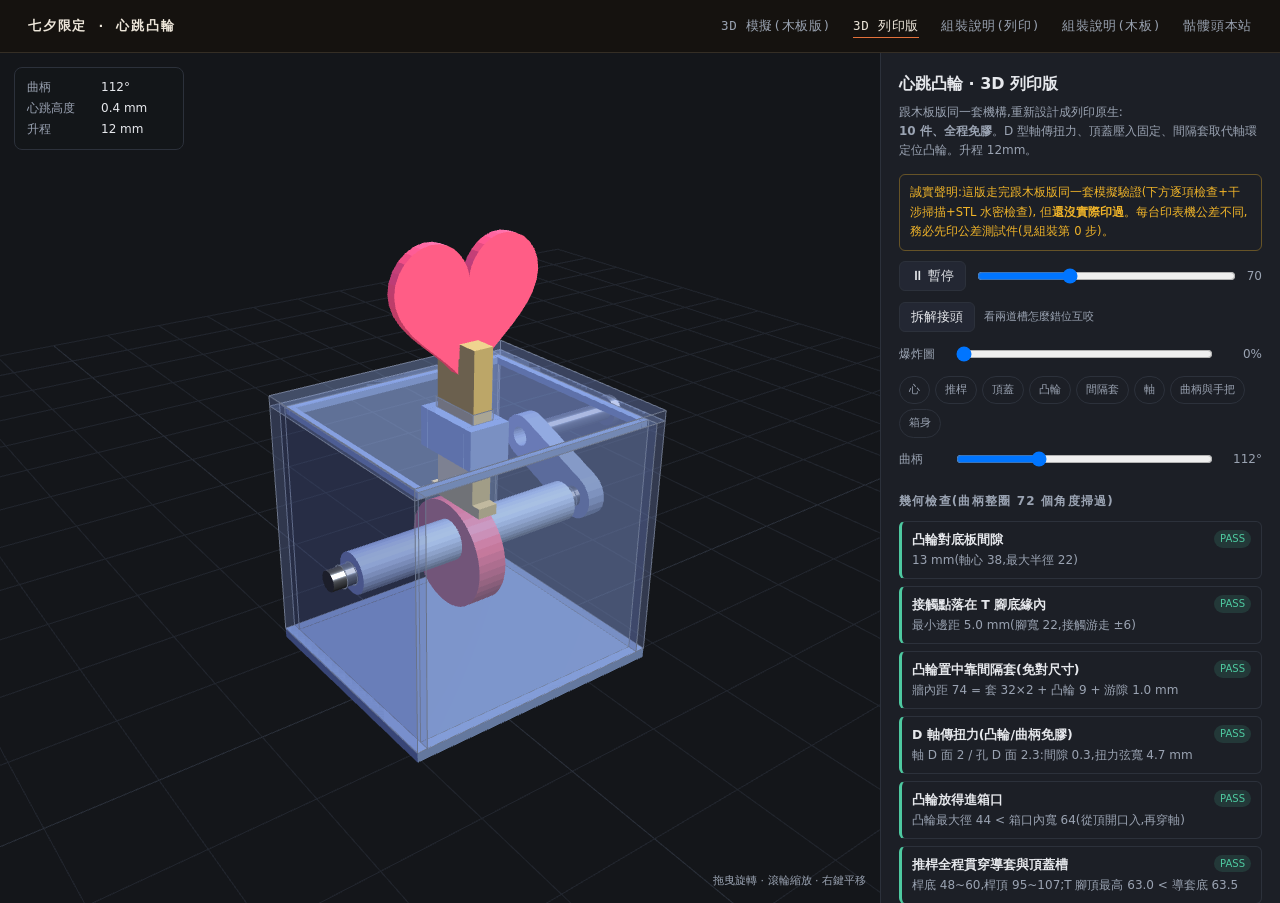
<file: heart-print.html>
<!DOCTYPE html>
<html lang="zh-Hant">
<head>
<meta charset="utf-8">
<meta name="viewport" content="width=device-width,initial-scale=1">
<title>心跳凸輪 · 3D 列印版 · 骷髏頭凸輪玩具</title>
<meta name="description" content="心跳凸輪的 3D 列印原生版:10 件、全程免膠。D 型軸傳扭力、頂蓋壓入、間隔套定位,含 3D 模擬與逐項幾何檢查。模擬驗證完成,待實印回報。">
<meta property="og:type" content="website">
<meta property="og:title" content="心跳凸輪 · 3D 列印版 · 骷髏頭凸輪玩具">
<meta property="og:description" content="心跳凸輪的 3D 列印原生版:10 件、全程免膠。D 型軸傳扭力、頂蓋壓入、間隔套定位,含 3D 模擬與逐項幾何檢查。">
<meta property="og:image" content="https://yazelin.github.io/skull-cam-toy/assets/og.jpg">
<meta property="og:url" content="https://yazelin.github.io/skull-cam-toy/heart-print.html">
<meta name="twitter:card" content="summary_large_image">
<link rel="stylesheet" href="site.css">
<style>
  :root{
    --bg:#14161a; --panel:#1c1f26; --line:#2c313b; --fg:#e6e8ec; --dim:#9aa3b2;
    --ok:#4ec9a0; --bad:#ff6b6b; --warn:#f0b429; --acc:#f76e8c;
  }
  *{box-sizing:border-box}
  html,body{margin:0;height:100%;background:var(--bg);color:var(--fg);
    font-family:"Noto Sans TC","PingFang TC","Microsoft JhengHei",system-ui,sans-serif}
  #wrap{display:flex;height:calc(100vh - 50px)}
  #view{flex:1;position:relative;min-width:0}
  canvas{display:block}
  #side{width:400px;flex:none;border-left:1px solid var(--line);background:var(--panel);
    overflow-y:auto;padding:16px 18px 40px}
  h1{font-size:16px;margin:0 0 4px}
  .sub{font-size:12px;color:var(--dim);margin-bottom:14px;line-height:1.6}
  .row{display:flex;align-items:center;gap:9px;margin-bottom:11px;font-size:12px;color:var(--dim)}
  .row input[type=range]{flex:1}
  .row button{padding:5px 11px;border:1px solid var(--line);background:#232733;color:var(--fg);
    border-radius:6px;cursor:pointer;font-family:inherit}
  h2{font-size:12px;letter-spacing:.1em;color:var(--dim);margin:20px 0 9px;font-weight:600}
  .chk{border:1px solid var(--line);border-left-width:3px;border-radius:6px;padding:8px 10px;margin-bottom:7px;font-size:12px;line-height:1.55}
  .chk.ok{border-left-color:var(--ok)}
  .chk.bad{border-left-color:var(--bad)}
  .chk b{display:block;font-size:12.5px;margin-bottom:2px}
  .chk .v{color:var(--dim);font-variant-numeric:tabular-nums}
  .tag{float:right;font-size:10px;padding:1px 6px;border-radius:99px}
  .ok .tag{background:rgba(78,201,160,.15);color:var(--ok)}
  .bad .tag{background:rgba(255,107,107,.15);color:var(--bad)}
  #live{position:absolute;left:14px;top:14px;background:rgba(20,22,26,.82);border:1px solid var(--line);
    border-radius:8px;padding:9px 12px;font-size:12px;line-height:1.75;font-variant-numeric:tabular-nums;
    pointer-events:none;min-width:170px}
  #live .k{color:var(--dim);display:inline-block;width:74px}
  #hint{position:absolute;right:14px;bottom:12px;font-size:11px;color:var(--dim)}
  .bom{width:100%;border-collapse:collapse;font-size:11.5px}
  .bom td,.bom th{border-bottom:1px solid var(--line);padding:4px 6px;text-align:left;color:var(--dim)}
  .bom td:first-child{color:var(--fg)}
  .note{font-size:11.5px;color:var(--warn);line-height:1.7;border:1px solid rgba(240,180,41,.35);
    border-radius:6px;padding:8px 10px;margin:10px 0}
  ol.steps{font-size:12px;color:var(--dim);line-height:1.8;padding-left:1.3em;margin:.4em 0}
  .vis{display:flex;flex-wrap:wrap;gap:5px;margin:4px 0 10px}
  .vis label{font-size:11px;color:var(--dim);border:1px solid var(--line);border-radius:99px;
    padding:3px 9px;cursor:pointer;user-select:none}
  .vis label.off{opacity:.4;text-decoration:line-through}
  .vis input{display:none}
  @media (max-width:760px){
    #wrap{flex-direction:column;height:auto}
    #view{height:56vh;flex:none}
    #side{width:100%;border-left:none;border-top:1px solid var(--line);padding:12px 14px 34px}
    .row{font-size:13px}
    .row input[type=range]{min-height:28px}
    #live{left:8px;top:8px;min-width:0;padding:6px 9px;font-size:10.5px;line-height:1.6}
    #live .k{width:52px}
    #hint{display:none}
  }
</style>
</head>
<body>
<nav class="nav"><a class="brand" href="heart.html">七夕限定 · 心跳凸輪</a>
  <a href="heart.html">3D 模擬(木板版)</a>
  <a href="heart-print.html" class="on">3D 列印版</a>
  <a href="heart-print-assembly.html">組裝說明(列印)</a>
  <a href="heart-assembly.html">組裝說明(木板)</a>
  <a href="./">骷髏頭本站</a></nav>
<div id="wrap">
  <div id="view">
    <div id="live"></div>
    <div id="hint">拖曳旋轉 · 滾輪縮放 · 右鍵平移</div>
  </div>
  <aside id="side">
    <h1>心跳凸輪 · 3D 列印版</h1>
    <div class="sub">跟木板版同一套機構,重新設計成列印原生:<br>
      <b>10 件、全程免膠</b>。D 型軸傳扭力、頂蓋壓入固定、間隔套取代軸環定位凸輪。升程 12mm。</div>

    <div class="note">誠實聲明:這版走完跟木板版同一套模擬驗證(下方逐項檢查+干涉掃描+STL 水密檢查),
      但<b>還沒實際印過</b>。每台印表機公差不同,務必先印公差測試件(見組裝第 0 步)。</div>

    <div class="row">
      <button id="play">⏸ 暫停</button>
      <input type="range" id="spd" min="0" max="200" value="70">
      <span id="spdv">70</span>
    </div>
    <div class="row">
      <button id="explodeBtn">拆解接頭</button>
      <span style="font-size:11px;color:var(--dim)">看兩道槽怎麼錯位互咬</span>
    </div>
    <div class="row">
      <span style="width:46px">爆炸圖</span>
      <input type="range" id="boom" min="0" max="100" value="0">
      <span id="boomv" style="width:38px;text-align:right">0%</span>
    </div>
    <div class="vis" id="vis"></div>
    <div class="row">
      <span style="width:46px">曲柄</span>
      <input type="range" id="ang" min="0" max="359" value="0">
      <span id="angv" style="width:38px;text-align:right">0°</span>
    </div>

    <h2>幾何檢查(曲柄整圈 72 個角度掃過)</h2>
    <div id="checks"></div>

    <h2>零件表(PLA,全平躺免支撐)</h2>
    <table class="bom">
      <tr><th>零件</th><th>外形 mm</th><th>件數</th></tr>
      <tr><td>箱身(底板+四牆+Ø6.6 軸孔)</td><td>80 × 70 × 75</td><td>1</td></tr>
      <tr><td>頂蓋(含導套與壓入唇)</td><td>80 × 70 × 14.5</td><td>1</td></tr>
      <tr><td>偏心凸輪 R16 e6(D 孔)</td><td>Ø32 × 9</td><td>1</td></tr>
      <tr><td>間隔套(定位凸輪置中)</td><td>Ø12 × 32,孔 Ø6.6</td><td>2</td></tr>
      <tr><td>推桿(T 型腳+頂端叉槽)</td><td>22 × 47 × 6</td><td>1</td></tr>
      <tr><td>心(底緣藏一道搭接槽)</td><td>約 45 × 35 × 3</td><td>1</td></tr>
      <tr><td>曲柄臂(D 孔+手把孔)</td><td>14 × 42 × 6</td><td>1</td></tr>
      <tr><td>手把銷(Ø6 桿+Ø10 帽)</td><td>Ø10 × 33</td><td>1</td></tr>
      <tr><td>軸(Ø6,中段帶 D 面)</td><td>Ø6 × 92</td><td>1</td></tr>
    </table>
    <div class="sub" style="margin-top:8px">共 10 件。回位靠心與推桿自重(偏心 6mm 要搖到約每秒 6 轉才跳離,手搖 1~2 轉/秒餘裕三倍以上)。
      PLA 對 PLA 滑動比木對木順,推桿桿身與凸輪頂面若有層紋,砂紙輕磨即可。
      不想印軸的話,Ø6 圓棒或竹筷也能用,但圓軸沒有 D 面,凸輪和曲柄就要點瞬間膠固定。</div>

    <h2>組裝五步(免膠,每步附驗收) · <a href="heart-print-assembly.html" style="color:var(--acc)">完整組裝說明頁 →</a></h2>
    <ol class="steps">
      <li><b>第 0 步,公差測試。</b>先只印一件間隔套:Ø6 軸(或圓棒)要能插進去轉動不晃。太緊就在切片軟體開 XY 孔補償 +0.1~0.2mm,調到剛好再印其餘零件。FDM 孔會縮,這步不能跳。</li>
      <li><b>穿軸鏈。</b>軸從右牆外往內穿(D 面段朝箱內)→ 套<b>右間隔套</b> → 套<b>凸輪</b>(D 孔對準軸的 D 面) → 套<b>左間隔套</b> → 穿出左牆。<br><b>驗:</b>搖軸,凸輪跟著轉(D 面咬合,不用膠);軸向被兩個間隔套頂住,左右游隙約 1mm。</li>
      <li><b>放推桿。</b>推桿 <b>T 腳朝下</b>立在凸輪正上方。</li>
      <li><b>蓋頂蓋。</b>導套對準推桿套下,四邊內唇對準箱口壓到底。<br><b>驗:</b>手抽推桿上下順滑;搖軸,推桿升降 12mm 不卡。緊了磨唇,鬆了唇上貼一圈紙膠帶。</li>
      <li><b>曲柄與心。</b>曲柄 D 孔壓上右軸端、離右牆留 1~2mm 縫;手把銷壓進曲柄另一端的孔。心插進推桿頂端叉槽、沉到底。<br><b>驗:</b>搖一整圈,曲柄手把不掃桌不擦牆;心上下跳 12mm。會鬆動的配合處可各點一滴瞬間膠,非必要。</li>
    </ol>
    <div class="note"><b>跟木板版差在哪:</b><br>
      ① 疊層黏合整個消失:凸輪、推桿、曲柄直接印全厚<br>
      ② 導套跟頂蓋印成一件,「包紙墊隙」那步不用了(間隙印在幾何裡)<br>
      ③ 軸環換成間隔套:凸輪置中不靠對尺寸,靠套管頂住,裝歪不可能<br>
      ④ 白膠全免:D 軸傳扭力、頂蓋壓入、心叉槽緊配<br>
      ⑤ 組裝從六步變五步,順序也不同:先軸鏈、再推桿、再蓋頂</div>
    <div class="sub">STL 下載:<a href="print/" style="color:var(--acc)">下載頁</a>(每件一檔,兩種印法都在)。
      列印參數與公差建議見 <a href="print/README.md" style="color:var(--acc)">print/README.md</a>。</div>
  </aside>
</div>

<script src="three.min.js"></script>
<script>
// ================= 場景 =================
const view=document.getElementById('view');
const scene=new THREE.Scene(); scene.background=new THREE.Color(0x14161a);
const camera=new THREE.PerspectiveCamera(42,1,1,4000);
const renderer=new THREE.WebGLRenderer({antialias:true});
renderer.setPixelRatio(Math.min(devicePixelRatio,2));
view.appendChild(renderer.domElement);
scene.add(new THREE.AmbientLight(0xffffff,.55));
const key=new THREE.DirectionalLight(0xffffff,.9); key.position.set(180,260,160); scene.add(key);
const fil=new THREE.DirectionalLight(0xaad,.35); fil.position.set(-140,80,-120); scene.add(fil);
const grid=new THREE.GridHelper(700,24,0x2a2f3a,0x21252e); grid.position.set(52,-2.5,35); scene.add(grid);

const orbit={t:new THREE.Vector3(52,58,35), r:300, th:-0.62, ph:1.12};
if(matchMedia('(max-width:760px)').matches) orbit.r=400;
function applyCam(){
  camera.position.set(
    orbit.t.x+orbit.r*Math.sin(orbit.ph)*Math.sin(orbit.th),
    orbit.t.y+orbit.r*Math.cos(orbit.ph),
    orbit.t.z+orbit.r*Math.sin(orbit.ph)*Math.cos(orbit.th));
  camera.lookAt(orbit.t);
}
(function(){
  const el=renderer.domElement;
  el.style.touchAction='none';
  const ptrs=new Map(); let pinch=null;
  function pan(dx,dy){
    const s=orbit.r*0.0016;
    const right=new THREE.Vector3().subVectors(camera.position,orbit.t).cross(new THREE.Vector3(0,1,0)).normalize();
    orbit.t.addScaledVector(right,-dx*s); orbit.t.y+=dy*s;
  }
  function zoom(f){ orbit.r=Math.max(70,Math.min(1100,orbit.r*f)); }
  el.addEventListener('contextmenu',e=>e.preventDefault());
  el.addEventListener('pointerdown',e=>{
    ptrs.set(e.pointerId,{x:e.clientX,y:e.clientY,b:e.button});
    el.setPointerCapture(e.pointerId);
    if(ptrs.size===2){const [a,b]=[...ptrs.values()];pinch={d:Math.hypot(a.x-b.x,a.y-b.y),cx:(a.x+b.x)/2,cy:(a.y+b.y)/2};}
  });
  function drop(e){ ptrs.delete(e.pointerId); if(ptrs.size<2) pinch=null; }
  el.addEventListener('pointerup',drop); el.addEventListener('pointercancel',drop);
  el.addEventListener('pointermove',e=>{
    const p=ptrs.get(e.pointerId); if(!p) return;
    if(ptrs.size===2){
      p.x=e.clientX;p.y=e.clientY;
      const [a,b]=[...ptrs.values()];
      const d=Math.hypot(a.x-b.x,a.y-b.y),cx=(a.x+b.x)/2,cy=(a.y+b.y)/2;
      if(pinch){ if(pinch.d>0&&d>0) zoom(pinch.d/d); pan(cx-pinch.cx,cy-pinch.cy); }
      pinch={d,cx,cy}; applyCam(); return;
    }
    const dx=e.clientX-p.x,dy=e.clientY-p.y; p.x=e.clientX;p.y=e.clientY;
    if(p.b===2){ pan(dx,dy); }
    else{ orbit.th-=dx*0.006; orbit.ph=Math.max(0.12,Math.min(Math.PI-0.12,orbit.ph-dy*0.006)); }
    applyCam();
  });
  el.addEventListener('wheel',e=>{e.preventDefault();zoom(1+Math.sign(e.deltaY)*0.11);applyCam()},{passive:false});
})();
function resize(){const w=view.clientWidth||800,h=view.clientHeight||600;renderer.setSize(w,h);camera.aspect=w/h;camera.updateProjectionMatrix();}
addEventListener('resize',resize);

// ================= 建模小工具(與 heart.html 同一套約定) =================
// 世界對應:three.x = 機構 x(左右) / three.y = 機構 z(上下) / three.z = 機構 y(前後)
const MAT={
  ply:  new THREE.MeshStandardMaterial({color:0x8fa3c8,roughness:.7,metalness:.05}),        // PLA 藍灰
  ply2: new THREE.MeshStandardMaterial({color:0x6c82ab,roughness:.7,metalness:.05}),
  cam:  new THREE.MeshStandardMaterial({color:0xd75d7a,roughness:.55,metalness:.08}),
  rod:  new THREE.MeshStandardMaterial({color:0xa8b0bd,roughness:.35,metalness:.7}),
  heart:new THREE.MeshStandardMaterial({color:0xe4506e,roughness:.45,emissive:0x40101c}),
  foll: new THREE.MeshStandardMaterial({color:0xc8b06e,roughness:.7,metalness:.03}),
  shell:new THREE.MeshStandardMaterial({color:0x7c92bd,roughness:.8,transparent:true,opacity:.22,side:THREE.DoubleSide}),
};
const EDGE=new THREE.LineBasicMaterial({color:0x6b7385});
function withEdges(m){ m.add(new THREE.LineSegments(new THREE.EdgesGeometry(m.geometry,25),EDGE)); return m; }
function rect(x0,y0,x1,y1){return [[x0,y0],[x1,y0],[x1,y1],[x0,y1]];}
function circPts(cx,cy,r,n){const a=[];for(let i=0;i<(n||28);i++){const t=i/(n||28)*Math.PI*2;a.push([cx+r*Math.cos(t),cy+r*Math.sin(t)]);}return a;}
// D 形輪廓:半徑 r 的圓,在 +v 方向 f 處切一刀平面(D 軸/D 孔用)
function dPts(cx,cy,r,f,n){
  const a=Math.asin(f/r), out=[];
  const steps=n||36;
  for(let i=0;i<=steps;i++){
    const t=(Math.PI-a)+i/steps*(2*Math.PI-(Math.PI-2*a));   // 從左上交點順時針繞大弧到右上交點
    out.push([cx+r*Math.cos(t),cy+r*Math.sin(t)]);
  }
  return out;   // 首尾之間由多邊形閉合線段補上=平面
}
function mkShape(pts,holes){
  const s=new THREE.Shape(pts.map(p=>new THREE.Vector2(p[0],p[1])));
  (holes||[]).forEach(h=>{const p=new THREE.Path(h.map(q=>new THREE.Vector2(q[0],q[1])));s.holes.push(p);});
  return s;
}
function extrude(shape,t){return new THREE.ExtrudeGeometry(shape,{depth:t,bevelEnabled:false});}
const SOLIDS=[]; let PART='?';
function reg(m,pts,holes,t){ SOLIDS.push({part:PART,mesh:m,poly:pts,holes:holes||[],t:t}); return m; }
function plateXZ(pts,t,y0,mat,holes){
  const m=new THREE.Mesh(extrude(mkShape(pts,holes),t),mat||MAT.ply); m.position.z=y0;
  scene.add(m); return reg(m,pts,holes,t);
}
function plateYZ(pts,t,x0,mat,holes){
  const m=new THREE.Mesh(extrude(mkShape(pts,holes),t),mat||MAT.ply);
  m.rotation.y=-Math.PI/2; m.position.x=x0+t; scene.add(m); return reg(m,pts,holes,t);
}
function plateXY(pts,t,z0,mat,holes){
  const m=new THREE.Mesh(extrude(mkShape(pts,holes),t),mat||MAT.ply);
  m.rotation.x=Math.PI/2; m.position.y=z0+t; scene.add(m); return reg(m,pts,holes,t);
}
function rodX(r,len,x,y,z,mat){
  const m=new THREE.Mesh(new THREE.CylinderGeometry(r,r,len,20),mat||MAT.rod);
  m.rotation.z=Math.PI/2; m.position.set(x,z,y); return m;
}

// ================= 尺寸(單一事實來源) =================
const D={
  t:3,
  boxX0:20, boxX1:100, boxY0:0, boxY1:70, wallZ:75,   // 箱身:底板+四牆一體,牆頂 75
  shaftY:35, shaftZ:38,
  holeR:3.3,                              // 牆上軸孔 Ø6.6(FDM 收縮預留)
  camR:16, camE:6, camX:57, camT:9,
  camDflat:2.3,                           // 凸輪 D 孔:r3.3 圓在 +z 2.3 處切平
  shaftR:3, shaftDflat:2.0,               // 軸 Ø6,D 面切在 2.0(咬合深度 0.3 間隙)
  spacerR:6, spacerHoleR:3.3, spacerLen:32,
  follW:16, follT:6, follLen:47,
  footW:22, footH:3, follY0:27,
  capZ:75,                                // 頂蓋板底面(=牆頂)
  slotX0:56.7, slotX1:63.3, slotY0:26.7, slotY1:43.3,
  guideZ0:63.5,
  lipH:2, lipT:2, lipClr:0.25,            // 頂蓋內唇:高 2 厚 2,對牆內面單邊 0.25
  crankArm:28, crankW:14, crankX:101.5,
  heartScale:1.42, forkD:4, heartSlotW:6.4, heartSlotD:10,
};
// 接觸相位(與木板版同一條,經干涉掃描驗證):
const footZ=A=>D.shaftZ+D.camR-D.camE*Math.sin(A);

// ================= 箱身(一件:底板+四牆) =================
PART='箱身';
const mBase=plateXY(rect(D.boxX0,D.boxY0,D.boxX1,D.boxY1),D.t,0,MAT.ply2);
const sideHole=[circPts(D.shaftY,D.shaftZ,D.holeR,24).reverse()];
const mSideL=withEdges(plateYZ(rect(D.boxY0,D.t,D.boxY1,D.wallZ),D.t,D.boxX0,MAT.shell,sideHole));
const mSideR=withEdges(plateYZ(rect(D.boxY0,D.t,D.boxY1,D.wallZ),D.t,D.boxX1-D.t,MAT.shell,sideHole));
const mWallF=withEdges(plateXZ(rect(D.boxX0+D.t,D.t,D.boxX1-D.t,D.wallZ),D.t,D.boxY0,MAT.shell));
const mWallB=withEdges(plateXZ(rect(D.boxX0+D.t,D.t,D.boxX1-D.t,D.wallZ),D.t,D.boxY1-D.t,MAT.shell));

// ================= 頂蓋(一件:蓋板+導套+內唇) =================
PART='頂蓋';
const slot=[ [[D.slotX0,D.slotY0],[D.slotX1,D.slotY0],[D.slotX1,D.slotY1],[D.slotX0,D.slotY1]].reverse() ];
const mCap=withEdges(plateXY(rect(D.boxX0,D.boxY0,D.boxX1,D.boxY1),D.t,D.capZ,MAT.shell,slot));
const mG1=plateYZ(rect(D.slotY0,D.guideZ0,D.slotY1,D.capZ),D.t,D.camX-D.t-0.3,MAT.ply2);
const mG2=plateYZ(rect(D.slotY0,D.guideZ0,D.slotY1,D.capZ),D.t,D.camX+D.follT+0.3,MAT.ply2);
const mG3=plateXZ(rect(D.camX-D.t-0.3,D.guideZ0,D.camX+D.follT+D.t+0.3,D.capZ),D.t,D.follY0-0.3-D.t,MAT.ply2);
const mG4=plateXZ(rect(D.camX-D.t-0.3,D.guideZ0,D.camX+D.follT+D.t+0.3,D.capZ),D.t,D.follY0+D.follW+0.3,MAT.ply2);
// 內唇:壓進箱口(牆內面 x 23..97 / y 3..67,唇外面各退 0.25)
const lipX0=D.boxX0+D.t+D.lipClr, lipX1=D.boxX1-D.t-D.lipClr;
const lipY0=D.boxY0+D.t+D.lipClr, lipY1=D.boxY1-D.t-D.lipClr;
const mLipF=plateXZ(rect(lipX0,D.capZ-D.lipH,lipX1,D.capZ),D.lipT,lipY0,MAT.ply2);
const mLipB=plateXZ(rect(lipX0,D.capZ-D.lipH,lipX1,D.capZ),D.lipT,lipY1-D.lipT,MAT.ply2);
const mLipL=plateYZ(rect(lipY0,D.capZ-D.lipH,lipY1,D.capZ),D.lipT,lipX0,MAT.ply2);
const mLipR=plateYZ(rect(lipY0,D.capZ-D.lipH,lipY1,D.capZ),D.lipT,lipX1-D.lipT,MAT.ply2);

// ================= 轉動組(繞世界 X 軸) =================
const gRot=new THREE.Group(); gRot.position.set(0,D.shaftZ,D.shaftY); scene.add(gRot);
function addRotPlate(pts,holes,t,x0,mat,part){
  PART=part;
  const m=new THREE.Mesh(extrude(mkShape(pts,holes),t),mat);
  m.rotation.y=-Math.PI/2; m.position.x=x0+t;
  gRot.add(m); reg(m,pts,holes,t); return m;
}
// 凸輪:偏心圓 + D 孔(局部 (y,z),偏心在 +y=局部第一軸? 與木板版同:圓心 (e,0))
const camPoly=circPts(D.camE,0,D.camR,44);
const camHole=[dPts(0,0,D.holeR,D.camDflat,30).reverse()];
const mCam=addRotPlate(camPoly,camHole,D.camT,D.camX-(D.camT-D.follT)/2,MAT.cam,'偏心凸輪');
// 間隔套 ×2:管,頂住牆內面與凸輪
PART='間隔套';
const spacerPoly=circPts(0,0,D.spacerR,30), spacerHole=[circPts(0,0,D.spacerHoleR,24).reverse()];
const camL=D.camX-(D.camT-D.follT)/2, camRt=camL+D.camT;
const mSp1=addRotPlate(spacerPoly,spacerHole,D.spacerLen,camL-0.25-D.spacerLen,MAT.ply,'間隔套');  // x 23.25..55.25
const mSp2=addRotPlate(spacerPoly,spacerHole,D.spacerLen,camRt+0.25,MAT.ply,'間隔套');             // x 64.75..96.75
// 曲柄:stadium,軸端 D 孔傳扭力,另一端 Ø6.2 手把孔
function stadium(x0,y0,x1,y1,w){
  const a=Math.atan2(y1-y0,x1-x0), r=w/2, pts=[];
  for(let i=0;i<=10;i++){const t=a+Math.PI/2+i/10*Math.PI;pts.push([x0+r*Math.cos(t),y0+r*Math.sin(t)]);}
  for(let i=0;i<=10;i++){const t=a-Math.PI/2+i/10*Math.PI;pts.push([x1+r*Math.cos(t),y1+r*Math.sin(t)]);}
  return pts;
}
const crankPoly=stadium(0,0,0,-D.crankArm,D.crankW);
const crankHoles=[dPts(0,0,D.holeR,D.camDflat,30).reverse(),circPts(0,-D.crankArm,3.1,24).reverse()];
const mCrank=addRotPlate(crankPoly,crankHoles,6,D.crankX,MAT.ply,'曲柄臂');
// 軸與手把銷(圓棒視覺;軸中段有 D 面、手把銷有 Ø10 帽,細節見 STL)
const mShaft=rodX(3,92,62,0,0); gRot.add(mShaft);
const handle=rodX(3,30,D.crankX+6+15,0,-D.crankArm); gRot.add(handle);
const handleCap=rodX(5,3,D.crankX+6+31.5,0,-D.crankArm); gRot.add(handleCap);

// ================= 跟隨組(推桿+心,與木板版同幾何) =================
const gFoll=new THREE.Group(); scene.add(gFoll);
PART='推桿';
const nW=3.3, nY0=D.shaftY-nW/2, nY1=D.shaftY+nW/2;
const fy0=D.shaftY-D.footW/2, fy1=D.shaftY+D.footW/2;
const follPoly=[
  [fy0,0],[fy1,0],[fy1,D.footH],[D.follY0+D.follW,D.footH],
  [D.follY0+D.follW,D.follLen],[nY1,D.follLen],[nY1,D.follLen-D.forkD],
  [nY0,D.follLen-D.forkD],[nY0,D.follLen],[D.follY0,D.follLen],
  [D.follY0,D.footH],[fy0,D.footH],
];
let follMesh;
{
  const m=new THREE.Mesh(extrude(mkShape(follPoly),D.follT),MAT.foll);
  m.rotation.y=-Math.PI/2; m.position.x=D.camX+D.follT;
  gFoll.add(m); reg(m,follPoly,[],D.follT); follMesh=m;
}
PART='心';
function heartPts(cx,scale){
  const pts=[];
  for(let i=0;i<=60;i++){
    const t=i/60*Math.PI*2;
    const hx=16*Math.pow(Math.sin(t),3);
    const hy=13*Math.cos(t)-5*Math.cos(2*t)-2*Math.cos(3*t)-Math.cos(4*t);
    pts.push([cx+hx*scale,(hy+17)*scale]);
  }
  return pts;
}
const hcx=D.camX+D.follT/2;
const rawHeart=heartPts(hcx,D.heartScale);
function heartWithSlot(pts,cx,w,d){
  const half=w/2;
  let tip=0; for(let i=0;i<pts.length;i++) if(pts[i][1]<pts[tip][1]) tip=i;
  const right=pts.slice(0,tip+1), left=pts.slice(tip);
  const keep=p=>p[1]>=d || Math.abs(p[0]-cx)>=half;
  const xcross=(a,b,x)=>{const t=(x-a[0])/(b[0]-a[0]);return [x,a[1]+t*(b[1]-a[1])];};
  const outR=[]; let hitR=null;
  for(let i=0;i<right.length;i++){
    const p=right[i];
    if(keep(p)){ outR.push(p); }
    else{ hitR=xcross(right[i-1],p,cx+half); break; }
  }
  const outL=[]; let hitL=null;
  for(let i=0;i<left.length;i++){
    const p=left[i];
    if(!keep(p)) continue;
    if(!outL.length&&i>0){ hitL=xcross(left[i-1],p,cx-half); }
    outL.push(p);
  }
  const poly=[];
  poly.push(...outR);
  if(hitR) poly.push(hitR);
  poly.push([cx+half,d],[cx-half,d]);
  if(hitL) poly.push(hitL);
  poly.push(...outL);
  while(poly.length>1 && Math.hypot(poly[0][0]-poly[poly.length-1][0], poly[0][1]-poly[poly.length-1][1])<0.05) poly.pop();
  return poly;
}
const heartPoly=heartWithSlot(rawHeart,hcx,D.heartSlotW,D.heartSlotD);
let heartMesh;
{
  const m=new THREE.Mesh(extrude(mkShape(heartPoly),D.t),MAT.heart);
  m.position.z=D.shaftY-D.t/2;
  gFoll.add(m); reg(m,heartPoly,[],D.t);
  m.userData.zBase=D.follLen-D.forkD-D.heartSlotD;
  m.position.y=D.follLen-D.forkD-D.heartSlotD;
  heartMesh=m;
}
let explode=0, explodeTo=0;

// ================= 爆炸圖與顯隱 =================
const PARTGROUPS=[
  {key:'heart', label:'心',        meshes:[],                off:[0,0,40]},
  {key:'foll',  label:'推桿',      meshes:[],                off:[0,0,14]},
  {key:'cap',   label:'頂蓋',      meshes:[mCap,mG1,mG2,mG3,mG4,mLipF,mLipB,mLipL,mLipR], off:[0,0,26]},
  {key:'cam',   label:'凸輪',      meshes:[mCam],            off:[0,0,0]},
  {key:'spacer',label:'間隔套',    meshes:[mSp1,mSp2],       off:null},
  {key:'shaft', label:'軸',        meshes:[mShaft],          off:[0,0,0]},
  {key:'crank', label:'曲柄與手把',meshes:[mCrank,handle,handleCap], off:[20,0,0]},
  {key:'body',  label:'箱身',      meshes:[mBase,mSideL,mSideR,mWallF,mWallB], off:[0,0,-14]},
];
const INDIV=new Map([[mSp1,[-12,0,0]],[mSp2,[12,0,0]]]);
let explodeF=0;
function initExplode(){
  PARTGROUPS.find(g=>g.key==='heart').meshes.push(heartMesh);
  PARTGROUPS.find(g=>g.key==='foll').meshes.push(follMesh);
  for(const g of PARTGROUPS) for(const m of g.meshes) m.userData.p0=m.position.clone();
}
function applyExplode(f){
  explodeF=f;
  for(const g of PARTGROUPS) for(const m of g.meshes){
    if(m===heartMesh) continue;
    const o=INDIV.get(m)||g.off||[0,0,0];
    m.position.copy(m.userData.p0);
    m.position.x+=o[0]*f; m.position.z+=o[1]*f; m.position.y+=o[2]*f;
  }
}
// ================= 驅動 =================
const gV2=new THREE.Group(); gV2.userData={A:0}; scene.add(gV2);
function updV2(_,A){
  gV2.userData.A=A;
  gRot.rotation.x=A;
  gFoll.position.y=footZ(A);
  liveA=A;
}
let liveA=0, playing=true, speed=70;
const play=document.getElementById('play'), spd=document.getElementById('spd'), spdv=document.getElementById('spdv');
const ang=document.getElementById('ang'), angv=document.getElementById('angv'), live=document.getElementById('live');
play.onclick=()=>{playing=!playing;play.textContent=playing?'⏸ 暫停':'▶ 播放';};
const explodeBtn=document.getElementById('explodeBtn');
explodeBtn.onclick=()=>{explodeTo=explodeTo?0:1;explodeBtn.textContent=explodeTo?'合回去':'拆解接頭';};
const boom=document.getElementById('boom'), boomv=document.getElementById('boomv');
boom.oninput=()=>{applyExplode(+boom.value/100);boomv.textContent=boom.value+'%';};
(function(){
  const box=document.getElementById('vis');
  for(const g of PARTGROUPS){
    const lb=document.createElement('label');
    lb.innerHTML='<input type="checkbox" checked>'+g.label;
    const cb=lb.querySelector('input');
    cb.onchange=()=>{lb.classList.toggle('off',!cb.checked);g.meshes.forEach(m=>m.visible=cb.checked);};
    box.appendChild(lb);
  }
})();
spd.oninput=()=>{speed=+spd.value;spdv.textContent=speed;};
ang.oninput=()=>{playing=false;play.textContent='▶ 播放';updV2(null,+ang.value*Math.PI/180);};
let last=0;
function loop(ts){
  requestAnimationFrame(loop);
  const dt=Math.min(.05,(ts-last)/1000); last=ts;
  if(playing){ updV2(null,(gV2.userData.A+dt*speed*Math.PI/180)%(Math.PI*2)); ang.value=Math.round(gV2.userData.A*180/Math.PI); }
  explode+=(explodeTo-explode)*Math.min(1,dt*6);
  heartMesh.position.y=heartMesh.userData.zBase+explode*28+explodeF*40;
  const deg=Math.round(gV2.userData.A*180/Math.PI);
  angv.textContent=deg+'°';
  live.innerHTML='<span class="k">曲柄</span>'+deg+'°<br>'+
    '<span class="k">心跳高度</span>'+(footZ(gV2.userData.A)-footZ(0)+6).toFixed(1)+' mm<br>'+
    '<span class="k">升程</span>12 mm';
  renderer.render(scene,camera);
}

// ================= 幾何檢查(72 角度掃描) =================
function runChecks(){
  const N=72;
  let minFootMargin=1e9,minHeartTop=1e9;
  for(let i=0;i<N;i++){
    const A=i/N*Math.PI*2, zc=footZ(A);
    const cy=D.shaftY+D.camE*Math.cos(A);
    minFootMargin=Math.min(minFootMargin,(D.shaftY+D.footW/2)-cy, cy-(D.shaftY-D.footW/2));
    minHeartTop=Math.min(minHeartTop, zc+(D.follLen-D.forkD-D.heartSlotD)-(D.capZ+D.t));
  }
  const camClear=D.shaftZ-D.camE-D.camR-D.t;
  const slotPlayX=(D.slotX1-D.slotX0-D.follT)/2, slotPlayY=(D.slotY1-D.slotY0-D.follW)/2;
  const handleMinZ=D.shaftZ-D.crankArm-3;
  const crankClearBase=D.crankX-D.boxX1;
  const inner=(D.boxX1-D.t)-(D.boxX0+D.t);                       // 牆內面跨距 74
  const axialPlay=inner-2*D.spacerLen-D.camT;                    // 軸向總游隙
  const camIn=Math.max(2*(D.camR+D.camE), 2*D.camR);             // 凸輪最大外徑
  const innerY=(D.boxY1-D.t)-(D.boxY0+D.t);                      // 前後牆內距 64
  const dBite=D.camDflat-D.shaftDflat;                           // D 面間隙
  const dChord=2*Math.sqrt(D.holeR*D.holeR-D.camDflat*D.camDflat);
  const items=[
    ['凸輪對底板間隙', camClear+' mm(軸心 '+D.shaftZ+',最大半徑 '+(D.camR+D.camE)+')', camClear>=6],
    ['接觸點落在 T 腳底緣內', '最小邊距 '+minFootMargin.toFixed(1)+' mm(腳寬 '+D.footW+',接觸游走 ±'+D.camE+')', minFootMargin>=3],
    ['凸輪置中靠間隔套(免對尺寸)', '牆內距 '+inner+' = 套 '+D.spacerLen+'×2 + 凸輪 '+D.camT+' + 游隙 '+axialPlay.toFixed(1)+' mm', axialPlay>0.4&&axialPlay<=1.5],
    ['D 軸傳扭力(凸輪/曲柄免膠)', '軸 D 面 '+D.shaftDflat+' / 孔 D 面 '+D.camDflat+':間隙 '+dBite.toFixed(1)+',扭力弦寬 '+dChord.toFixed(1)+' mm', dBite>=0.2&&dBite<=0.5&&dChord>=4],
    ['凸輪放得進箱口', '凸輪最大徑 '+camIn+' < 箱口內寬 '+innerY+'(從頂開口入,再穿軸)', camIn<innerY-4],
    ['推桿全程貫穿導套與頂蓋槽', (()=>{
        const zLo=footZ(Math.PI/2), zHi=footZ(-Math.PI/2);
        return '桿底 '+zLo.toFixed(0)+'~'+zHi.toFixed(0)+',桿頂 '+(zLo+D.follLen).toFixed(0)+'~'+(zHi+D.follLen).toFixed(0)+';T 腳頂最高 '+(zHi+D.footH).toFixed(1)+' < 導套底 '+D.guideZ0;
      })(), (footZ(Math.PI/2)+D.follLen)>(D.capZ+D.t) && (footZ(-Math.PI/2)+D.footH)<D.guideZ0],
    ['導槽配合間隙', 'x 向 ±'+slotPlayX.toFixed(2)+' mm / y 向 ±'+slotPlayY.toFixed(2)+' mm / 導套四面 ±0.3(印在幾何裡,不用墊紙)', slotPlayX>0.2&&slotPlayY>0.2],
    ['導引防卡滯(抽屜法則)', (()=>{
        const engage=(D.capZ+D.t)-D.guideZ0;
        const lever=D.guideZ0-footZ(Math.PI/2);
        const ratio=lever/engage;
        return '懸臂 '+lever.toFixed(0)+' / 嚙合 '+engage.toFixed(0)+' = '+ratio.toFixed(2)+'(PLA 對 PLA 安全值 < 2.5)';
      })(), ((D.guideZ0-footZ(Math.PI/2))/((D.capZ+D.t)-D.guideZ0))<2.5],
    ['頂蓋唇壓入配合', '唇外緣對牆內面單邊 '+D.lipClr+' mm(緊了磨唇;鬆了貼紙膠帶)', D.lipClr>=0.15&&D.lipClr<=0.4],
    ['心對頂蓋間隙', '最低時心尖距頂蓋面 '+minHeartTop.toFixed(1)+' mm', minHeartTop>=3],
    ['手把不掃桌面', '手把最低點 z='+handleMinZ+' mm(> 0)', handleMinZ>3],
    ['曲柄整圈不碰箱身', '曲柄平面在右牆外 '+crankClearBase.toFixed(1)+' mm', crankClearBase>0],
    ['錯位搭接四面咬合', 'x:心槽壁跨桿(有料段 '+(D.heartSlotD-5.7).toFixed(1)+' mm,單邊隙 0.2);y:叉齒夾心 '+D.forkD+' mm(單邊隙 0.15);z:槽頂面貼叉底面', (D.heartSlotD-5.7)>=3 && D.forkD>=3],
  ];
  const box=document.getElementById('checks');
  box.innerHTML=items.map(([t,v,ok])=>
    '<div class="chk '+(ok?'ok':'bad')+'"><span class="tag">'+(ok?'PASS':'FAIL')+'</span><b>'+t+'</b><span class="v">'+v+'</span></div>'
  ).join('');
  return items.every(i=>i[2]);
}

initExplode(); updV2(null,0); resize(); applyCam(); runChecks();
requestAnimationFrame(loop);
</script>
</body>
</html>
</file>
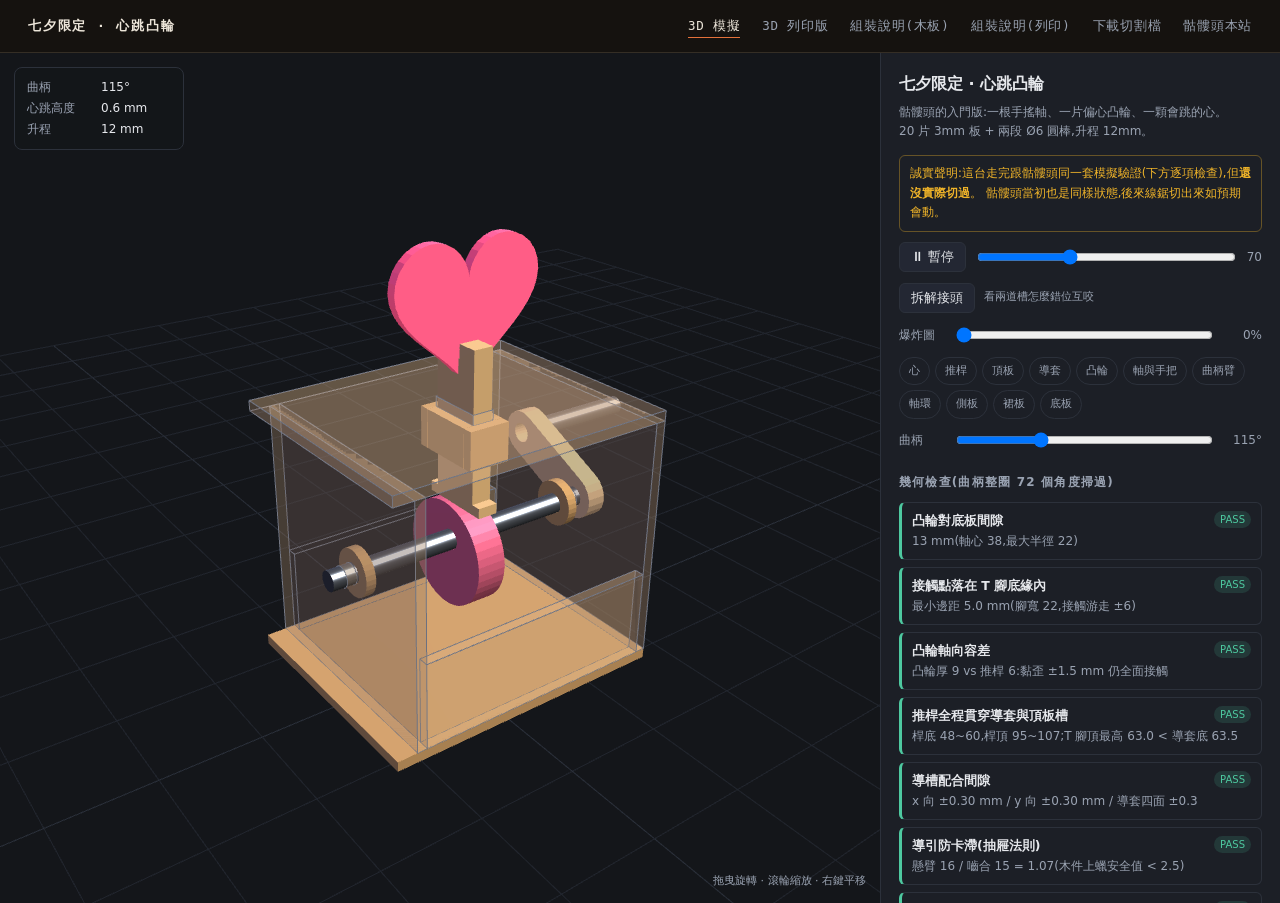
<file: heart.html>
<!DOCTYPE html>
<html lang="zh-Hant">
<head>
<meta charset="utf-8">
<meta name="viewport" content="width=device-width,initial-scale=1">
<title>七夕限定 · 心跳凸輪 · 骷髏頭凸輪玩具</title>
<meta name="description" content="一根手搖軸、一片偏心凸輪、一顆會跳的心。20 片 3mm 板的入門凸輪玩具,含 3D 模擬與逐項幾何檢查。模擬驗證完成,待實物回報。">
<meta property="og:type" content="website">
<meta property="og:title" content="七夕限定 · 心跳凸輪 · 骷髏頭凸輪玩具">
<meta property="og:description" content="一根手搖軸、一片偏心凸輪、一顆會跳的心。20 片 3mm 板的入門凸輪玩具,含 3D 模擬與逐項幾何檢查。模擬驗證完成,待實物回報。">
<meta property="og:image" content="https://yazelin.github.io/skull-cam-toy/assets/og.jpg">
<meta property="og:url" content="https://yazelin.github.io/skull-cam-toy/heart.html">
<meta name="twitter:card" content="summary_large_image">
<link rel="stylesheet" href="site.css">
<style>
  :root{
    --bg:#14161a; --panel:#1c1f26; --line:#2c313b; --fg:#e6e8ec; --dim:#9aa3b2;
    --ok:#4ec9a0; --bad:#ff6b6b; --warn:#f0b429; --acc:#f76e8c;
  }
  *{box-sizing:border-box}
  html,body{margin:0;height:100%;background:var(--bg);color:var(--fg);
    font-family:"Noto Sans TC","PingFang TC","Microsoft JhengHei",system-ui,sans-serif}
  #wrap{display:flex;height:calc(100vh - 50px)}
  #view{flex:1;position:relative;min-width:0}
  canvas{display:block}
  #side{width:400px;flex:none;border-left:1px solid var(--line);background:var(--panel);
    overflow-y:auto;padding:16px 18px 40px}
  h1{font-size:16px;margin:0 0 4px}
  .sub{font-size:12px;color:var(--dim);margin-bottom:14px;line-height:1.6}
  .row{display:flex;align-items:center;gap:9px;margin-bottom:11px;font-size:12px;color:var(--dim)}
  .row input[type=range]{flex:1}
  .row button{padding:5px 11px;border:1px solid var(--line);background:#232733;color:var(--fg);
    border-radius:6px;cursor:pointer;font-family:inherit}
  h2{font-size:12px;letter-spacing:.1em;color:var(--dim);margin:20px 0 9px;font-weight:600}
  .chk{border:1px solid var(--line);border-left-width:3px;border-radius:6px;padding:8px 10px;margin-bottom:7px;font-size:12px;line-height:1.55}
  .chk.ok{border-left-color:var(--ok)}
  .chk.bad{border-left-color:var(--bad)}
  .chk b{display:block;font-size:12.5px;margin-bottom:2px}
  .chk .v{color:var(--dim);font-variant-numeric:tabular-nums}
  .tag{float:right;font-size:10px;padding:1px 6px;border-radius:99px}
  .ok .tag{background:rgba(78,201,160,.15);color:var(--ok)}
  .bad .tag{background:rgba(255,107,107,.15);color:var(--bad)}
  #live{position:absolute;left:14px;top:14px;background:rgba(20,22,26,.82);border:1px solid var(--line);
    border-radius:8px;padding:9px 12px;font-size:12px;line-height:1.75;font-variant-numeric:tabular-nums;
    pointer-events:none;min-width:170px}
  #live .k{color:var(--dim);display:inline-block;width:74px}
  #hint{position:absolute;right:14px;bottom:12px;font-size:11px;color:var(--dim)}
  .bom{width:100%;border-collapse:collapse;font-size:11.5px}
  .bom td,.bom th{border-bottom:1px solid var(--line);padding:4px 6px;text-align:left;color:var(--dim)}
  .bom td:first-child{color:var(--fg)}
  .note{font-size:11.5px;color:var(--warn);line-height:1.7;border:1px solid rgba(240,180,41,.35);
    border-radius:6px;padding:8px 10px;margin:10px 0}
  ol.steps{font-size:12px;color:var(--dim);line-height:1.8;padding-left:1.3em;margin:.4em 0}
  .vis{display:flex;flex-wrap:wrap;gap:5px;margin:4px 0 10px}
  .vis label{font-size:11px;color:var(--dim);border:1px solid var(--line);border-radius:99px;
    padding:3px 9px;cursor:pointer;user-select:none}
  .vis label.off{opacity:.4;text-decoration:line-through}
  .vis input{display:none}
  @media (max-width:760px){
    #wrap{flex-direction:column;height:auto}
    #view{height:56vh;flex:none}
    #side{width:100%;border-left:none;border-top:1px solid var(--line);padding:12px 14px 34px}
    .row{font-size:13px}
    .row input[type=range]{min-height:28px}
    #live{left:8px;top:8px;min-width:0;padding:6px 9px;font-size:10.5px;line-height:1.6}
    #live .k{width:52px}
    #hint{display:none}
  }
</style>
</head>
<body>
<nav class="nav"><a class="brand" href="heart.html">七夕限定 · 心跳凸輪</a>
  <a href="heart.html" class="on">3D 模擬</a>
  <a href="heart-print.html">3D 列印版</a>
  <a href="heart-assembly.html">組裝說明(木板)</a>
  <a href="heart-print-assembly.html">組裝說明(列印)</a>
  <a href="cut/heart-cut-A4.pdf">下載切割檔</a>
  <a href="./">骷髏頭本站</a></nav>
<div id="wrap">
  <div id="view">
    <div id="live"></div>
    <div id="hint">拖曳旋轉 · 滾輪縮放 · 右鍵平移</div>
  </div>
  <aside id="side">
    <h1>七夕限定 · 心跳凸輪</h1>
    <div class="sub">骷髏頭的入門版:一根手搖軸、一片偏心凸輪、一顆會跳的心。<br>
      20 片 3mm 板 + 兩段 Ø6 圓棒,升程 12mm。</div>

    <div class="note">誠實聲明:這台走完跟骷髏頭同一套模擬驗證(下方逐項檢查),但<b>還沒實際切過</b>。
      骷髏頭當初也是同樣狀態,後來線鋸切出來如預期會動。</div>

    <div class="row">
      <button id="play">⏸ 暫停</button>
      <input type="range" id="spd" min="0" max="200" value="70">
      <span id="spdv">70</span>
    </div>
    <div class="row">
      <button id="explodeBtn">拆解接頭</button>
      <span style="font-size:11px;color:var(--dim)">看兩道槽怎麼錯位互咬</span>
    </div>
    <div class="row">
      <span style="width:46px">爆炸圖</span>
      <input type="range" id="boom" min="0" max="100" value="0">
      <span id="boomv" style="width:38px;text-align:right">0%</span>
    </div>
    <div class="vis" id="vis"></div>
    <div class="row">
      <span style="width:46px">曲柄</span>
      <input type="range" id="ang" min="0" max="359" value="0">
      <span id="angv" style="width:38px;text-align:right">0°</span>
    </div>

    <h2>幾何檢查(曲柄整圈 72 個角度掃過)</h2>
    <div id="checks"></div>

    <h2>零件表(3mm 板)</h2>
    <table class="bom">
      <tr><th>零件</th><th>外形 mm</th><th>片數</th></tr>
      <tr><td>底板</td><td>86 × 70</td><td>1</td></tr>
      <tr><td>側板(含 Ø6.2 軸孔)</td><td>70 × 72</td><td>2</td></tr>
      <tr><td>前後裙板(閉環箱體)</td><td>74 × 26</td><td>2</td></tr>
      <tr><td>頂板(含推桿導槽)</td><td>86 × 70</td><td>1</td></tr>
      <tr><td>導片(黏頂板下,四面圍成導套)</td><td>16.6×12 ×2、12.6×12 ×2</td><td>4</td></tr>
      <tr><td>偏心凸輪 R16 e6</td><td>Ø32</td><td>3(疊 9mm)</td></tr>
      <tr><td>推桿(T 型腳+頂端叉槽)</td><td>22 × 47</td><td>2(疊 6mm)</td></tr>
      <tr><td>心(底緣藏一道搭接槽)</td><td>約 44 × 40</td><td>1</td></tr>
      <tr><td>曲柄臂(兩端 Ø6.2 孔)</td><td>14 × 42</td><td>2(疊 6mm)</td></tr>
      <tr><td>軸環 Ø14(孔 Ø6.2)</td><td>Ø14</td><td>2</td></tr>
    </table>
    <div class="sub" style="margin-top:8px">另需:Ø6 圓棒兩段(軸 92mm、手把 34mm)、白膠。圓棒用竹筷替代也行,骷髏頭實作就是用竹筷切的段;黏合段先磨毛,白膠才咬得住。回位靠心與推桿自重:偏心 6mm 要搖到約每秒 6 轉才會跳離,手搖 1~2 轉/秒餘裕三倍以上,不需要回位彈簧。推桿桿身與凸輪接觸面磨圓、上蠟,滑起來才順。板材標 3mm 實際常是 2.8~3.2mm:疊層後桿身若超過 6.4mm,先磨薄再裝。</div>

    <h2>組裝六步(每步附驗收) · <a href="heart-assembly.html" style="color:var(--acc)">完整組裝說明頁 →</a></h2>
    <ol class="steps">
      <li><b>疊層件先黏。</b>凸輪 3 片、推桿 2 片、曲柄臂 2 片各自疊黏:黏之前拿一小段軸穿過孔當定位,孔對孔再壓合;乾後把疊層邊緣磨齊。<br><b>驗:</b>凸輪穿軸能轉不晃;推桿厚度 ≤6.4mm(超過先磨薄)。</li>
      <li><b>側板立上底板。</b>兩片側板距底板左緣 20mm、右緣 4mm,軸孔同高同向,黏牢。<br><b>驗:</b>拿軸穿過兩孔,能自由轉、不彆。</li>
      <li><b>穿軸鏈(順序不能反):</b>軸從左側板外往內穿 → 套<b>左軸環</b> → 套<b>凸輪</b>(先不黏) → 套<b>右軸環</b> → 穿出右側板。凸輪推到正中(距兩側板內面各約 34mm)後,凸輪孔整圈上膠;兩軸環貼側板內側黏在軸上。<br><b>驗:</b>搖軸,凸輪跟著轉、軸不左右滑動。</li>
      <li><b>曲柄與手把。</b>曲柄臂套軸右端,與右側板留 1~2mm 縫再黏死;手把段插進臂另一端孔黏牢。<br><b>驗:</b>搖一整圈,曲柄與手把不掃到底板、不擦側板。</li>
      <li><b>推桿與導套(最容易裝錯的一步)。</b>推桿 <b>T 腳朝下</b>立在凸輪正上方;頂板<b>先不上膠</b>從桿頂套下;桿身<b>包一層紙</b>當墊片,四片導片貼著紙面靠緊、頂邊貼齊頂板底面黏好(左右兩片夾窄邊、前後兩片擋寬邊);膠乾<b>抽掉紙</b>。<br><b>驗:</b>手抽推桿上下要順滑;搖軸,推桿升降 12mm 不卡。過了才把頂板四邊上膠蓋牢。</li>
      <li><b>裝心。</b>心的底槽對準推桿叉槽,往下沉到底(心槽頂面坐在叉槽底面),四面上膠。<br><b>驗:</b>搖軸,心上下跳 12mm。</li>
    </ol>
    <div class="note"><b>最容易裝錯的五件事:</b><br>
      ① 導片「靠緊黏」沒墊紙 → 零間隙,100% 卡死<br>
      ② 先黏死頂板才想放推桿 → T 腳穿不過導槽,順序不能反<br>
      ③ T 腳裝反朝上 → 沒有接觸面,心不會跳<br>
      ④ 凸輪沒置中 → 吃掉 ±1.5mm 軸向容差,推桿踩空<br>
      ⑤ 曲柄臂貼死側板 → 整圈摩擦,要留 1~2mm 縫</div>
    <div class="sub">切割檔:<a href="cut/heart-cut-A4.pdf" style="color:var(--acc)">heart-cut-A4.pdf</a>(列印描圖用,最不會被縮放)、<a href="cut/heart-cut-1.svg" style="color:var(--acc)">SVG</a> / <a href="cut/heart-cut-1.dxf" style="color:var(--acc)">DXF</a>(雷切用),都含 50mm 校正尺。雷射燒蝕會讓配合再鬆約 0.1~0.2mm:本設計全走「留隙+上膠」,鬆一點無害。</div>
  </aside>
</div>

<script src="three.min.js"></script>
<script>
// ================= 場景 =================
const view=document.getElementById('view');
const scene=new THREE.Scene(); scene.background=new THREE.Color(0x14161a);
const camera=new THREE.PerspectiveCamera(42,1,1,4000);
const renderer=new THREE.WebGLRenderer({antialias:true});
renderer.setPixelRatio(Math.min(devicePixelRatio,2));
view.appendChild(renderer.domElement);
scene.add(new THREE.AmbientLight(0xffffff,.55));
const key=new THREE.DirectionalLight(0xffffff,.9); key.position.set(180,260,160); scene.add(key);
const fil=new THREE.DirectionalLight(0xaad,.35); fil.position.set(-140,80,-120); scene.add(fil);
const grid=new THREE.GridHelper(700,24,0x2a2f3a,0x21252e); grid.position.set(52,-2.5,35); scene.add(grid);

const orbit={t:new THREE.Vector3(52,58,35), r:300, th:-0.62, ph:1.12};
if(matchMedia('(max-width:760px)').matches) orbit.r=400;
function applyCam(){
  camera.position.set(
    orbit.t.x+orbit.r*Math.sin(orbit.ph)*Math.sin(orbit.th),
    orbit.t.y+orbit.r*Math.cos(orbit.ph),
    orbit.t.z+orbit.r*Math.sin(orbit.ph)*Math.cos(orbit.th));
  camera.lookAt(orbit.t);
}
(function(){
  const el=renderer.domElement;
  el.style.touchAction='none';
  const ptrs=new Map(); let pinch=null;
  function pan(dx,dy){
    const s=orbit.r*0.0016;
    const right=new THREE.Vector3().subVectors(camera.position,orbit.t).cross(new THREE.Vector3(0,1,0)).normalize();
    orbit.t.addScaledVector(right,-dx*s); orbit.t.y+=dy*s;
  }
  function zoom(f){ orbit.r=Math.max(70,Math.min(1100,orbit.r*f)); }
  el.addEventListener('contextmenu',e=>e.preventDefault());
  el.addEventListener('pointerdown',e=>{
    ptrs.set(e.pointerId,{x:e.clientX,y:e.clientY,b:e.button});
    el.setPointerCapture(e.pointerId);
    if(ptrs.size===2){const [a,b]=[...ptrs.values()];pinch={d:Math.hypot(a.x-b.x,a.y-b.y),cx:(a.x+b.x)/2,cy:(a.y+b.y)/2};}
  });
  function drop(e){ ptrs.delete(e.pointerId); if(ptrs.size<2) pinch=null; }
  el.addEventListener('pointerup',drop); el.addEventListener('pointercancel',drop);
  el.addEventListener('pointermove',e=>{
    const p=ptrs.get(e.pointerId); if(!p) return;
    if(ptrs.size===2){
      p.x=e.clientX;p.y=e.clientY;
      const [a,b]=[...ptrs.values()];
      const d=Math.hypot(a.x-b.x,a.y-b.y),cx=(a.x+b.x)/2,cy=(a.y+b.y)/2;
      if(pinch){ if(pinch.d>0&&d>0) zoom(pinch.d/d); pan(cx-pinch.cx,cy-pinch.cy); }
      pinch={d,cx,cy}; applyCam(); return;
    }
    const dx=e.clientX-p.x,dy=e.clientY-p.y; p.x=e.clientX;p.y=e.clientY;
    if(p.b===2){ pan(dx,dy); }
    else{ orbit.th-=dx*0.006; orbit.ph=Math.max(0.12,Math.min(Math.PI-0.12,orbit.ph-dy*0.006)); }
    applyCam();
  });
  el.addEventListener('wheel',e=>{e.preventDefault();zoom(1+Math.sign(e.deltaY)*0.11);applyCam()},{passive:false});
})();
function resize(){const w=view.clientWidth||800,h=view.clientHeight||600;renderer.setSize(w,h);camera.aspect=w/h;camera.updateProjectionMatrix();}
addEventListener('resize',resize);

// ================= 建模小工具(與 sim.html 同一套約定) =================
// 世界對應:three.x = 機構 x(左右) / three.y = 機構 z(上下) / three.z = 機構 y(前後)
const MAT={
  ply:  new THREE.MeshStandardMaterial({color:0xd9b382,roughness:.85,metalness:.02}),
  ply2: new THREE.MeshStandardMaterial({color:0xb08654,roughness:.85,metalness:.02}),
  cam:  new THREE.MeshStandardMaterial({color:0xd75d7a,roughness:.55,metalness:.08}),      // 玫瑰:動力來源=愛心色系
  rod:  new THREE.MeshStandardMaterial({color:0xa8b0bd,roughness:.35,metalness:.7}),
  heart:new THREE.MeshStandardMaterial({color:0xe4506e,roughness:.45,emissive:0x40101c}),
  foll: new THREE.MeshStandardMaterial({color:0xcfa66e,roughness:.8,metalness:.02}),       // 木色:跟心接起來像同一支木柄
  shell:new THREE.MeshStandardMaterial({color:0xc9a273,roughness:.9,transparent:true,opacity:.22,side:THREE.DoubleSide}),
};
const EDGE=new THREE.LineBasicMaterial({color:0x6b7385});
function withEdges(m){ m.add(new THREE.LineSegments(new THREE.EdgesGeometry(m.geometry,25),EDGE)); return m; }
function rect(x0,y0,x1,y1){return [[x0,y0],[x1,y0],[x1,y1],[x0,y1]];}
function circPts(cx,cy,r,n){const a=[];for(let i=0;i<(n||28);i++){const t=i/(n||28)*Math.PI*2;a.push([cx+r*Math.cos(t),cy+r*Math.sin(t)]);}return a;}
function mkShape(pts,holes){
  const s=new THREE.Shape(pts.map(p=>new THREE.Vector2(p[0],p[1])));
  (holes||[]).forEach(h=>{const p=new THREE.Path(h.map(q=>new THREE.Vector2(q[0],q[1])));s.holes.push(p);});
  return s;
}
function extrude(shape,t){return new THREE.ExtrudeGeometry(shape,{depth:t,bevelEnabled:false});}
const SOLIDS=[]; let PART='?';
function reg(m,pts,holes,t){ SOLIDS.push({part:PART,mesh:m,poly:pts,holes:holes||[],t:t}); return m; }
function plateXZ(pts,t,y0,mat,holes){
  const m=new THREE.Mesh(extrude(mkShape(pts,holes),t),mat||MAT.ply); m.position.z=y0;
  scene.add(m); return reg(m,pts,holes,t);
}
function plateYZ(pts,t,x0,mat,holes){
  const m=new THREE.Mesh(extrude(mkShape(pts,holes),t),mat||MAT.ply);
  m.rotation.y=-Math.PI/2; m.position.x=x0+t; scene.add(m); return reg(m,pts,holes,t);
}
function plateXY(pts,t,z0,mat,holes){
  const m=new THREE.Mesh(extrude(mkShape(pts,holes),t),mat||MAT.ply);
  m.rotation.x=Math.PI/2; m.position.y=z0+t; scene.add(m); return reg(m,pts,holes,t);
}
function rodX(r,len,x,y,z,mat){
  const m=new THREE.Mesh(new THREE.CylinderGeometry(r,r,len,20),mat||MAT.rod);
  m.rotation.z=Math.PI/2; m.position.set(x,z,y); return m;
}

// ================= 尺寸(單一事實來源) =================
const D={
  baseX0:14, baseX:100, baseY:70, t:3,      // 底/頂板 x 14..100:左留 6mm 膠肩,右緣貼齊側板讓曲柄懸空
  sideLx:20, sideRx:97,           // 側板 x0(板厚 3 → 20..23 / 97..100)
  shaftY:35, shaftZ:38,           // 軸心
  camR:16, camE:6, camX:57, camT:9,     // 偏心凸輪厚 9(3 層):比推桿寬,軸向黏歪 ±1.5mm 也磨得到
  follW:16, follT:6, follLen:47,        // 推桿:桿身 y 寬 16(27..43)、x 厚 6(57..63)、長 47
  footW:22, footH:3,                    // T 型腳:底部加寬,接觸游走 ±6 之外還有 5mm 餘裕
  follY0:27,
  topZ:75,                              // 頂板底面
  slotX0:56.7, slotX1:63.3, slotY0:26.7, slotY1:43.3,   // 頂板導槽 6.6×16.6
  guideZ0:63.5,                         // 導套 z 63.5..75(T 腳最高 63,留 0.5 間隙)
  crankArm:28, crankW:14, crankX:101.5, // 曲柄:臂長 28(手搖直徑 56)
  heartScale:1.42, forkD:4, heartSlotW:6.4, heartSlotD:10,  // 心下沉錯位搭接:心槽跨桿(x)、叉齒夾心(y)、槽頂坐叉底(z)
  collarR:7,
};
// 接觸:群組 rotation.x=A 時,偏心圓心落在 機構z=shaftZ−e·sinA、機構y=shaftY+e·cosA(由 three 旋轉推得,經干涉掃描驗證)
const footZ=A=>D.shaftZ+D.camR-D.camE*Math.sin(A);

// ================= 固定件 =================
PART='底板'; const mBase=plateXY(rect(D.baseX0,0,D.baseX,D.baseY),D.t,0,MAT.ply2);
PART='側板';
const sideHole=[circPts(D.shaftY,D.shaftZ,3.1,24).reverse()];
const mSideL=withEdges(plateYZ(rect(0,D.t,D.baseY,D.topZ),D.t,D.sideLx,MAT.shell,sideHole));
const mSideR=withEdges(plateYZ(rect(0,D.t,D.baseY,D.topZ),D.t,D.sideRx,MAT.shell,sideHole));
PART='頂板';
const slot=[ [[D.slotX0,D.slotY0],[D.slotX1,D.slotY0],[D.slotX1,D.slotY1],[D.slotX0,D.slotY1]].reverse() ];
const mTop=withEdges(plateXY(rect(D.baseX0,0,D.baseX,D.baseY),D.t,D.topZ,MAT.shell,slot));
PART='前後裙板';
const mSkF=withEdges(plateXZ(rect(23,D.t,97,29),D.t,0,MAT.shell));            // 前 y 0..3
const mSkB=withEdges(plateXZ(rect(23,D.t,97,29),D.t,D.baseY-D.t,MAT.shell));  // 後 y 67..70
PART='導片';
const mG1=plateYZ(rect(D.slotY0,D.guideZ0,D.slotY1,D.topZ),D.t,D.camX-D.t-0.3,MAT.ply2);
const mG2=plateYZ(rect(D.slotY0,D.guideZ0,D.slotY1,D.topZ),D.t,D.camX+D.follT+0.3,MAT.ply2);
PART='導片前後';
const mG3=plateXZ(rect(D.camX-D.t-0.3,D.guideZ0,D.camX+D.follT+D.t+0.3,D.topZ),D.t,D.follY0-0.3-D.t,MAT.ply2);
const mG4=plateXZ(rect(D.camX-D.t-0.3,D.guideZ0,D.camX+D.follT+D.t+0.3,D.topZ),D.t,D.follY0+D.follW+0.3,MAT.ply2);

// ================= 轉動組(繞世界 X 軸) =================
const gRot=new THREE.Group(); gRot.position.set(0,D.shaftZ,D.shaftY); scene.add(gRot);
function addRotPlate(pts,holes,t,x0,mat,part){
  PART=part;
  const m=new THREE.Mesh(extrude(mkShape(pts,holes),t),mat);
  m.rotation.y=-Math.PI/2; m.position.x=x0+t;
  gRot.add(m); reg(m,pts,holes,t); return m;
}
// 凸輪:偏心圓,局部 (y,z),圓心 (e,0)
const camPoly=circPts(D.camE,0,D.camR,44), camHole=[circPts(0,0,3.1,24).reverse()];
const mCam=addRotPlate(camPoly,camHole,D.camT,D.camX-(D.camT-D.follT)/2,MAT.cam,'偏心凸輪');
// 曲柄臂:stadium 由 (0,0) 到 (0,-arm),寬 14,兩端 Ø6.2
function stadium(x0,y0,x1,y1,w){
  const a=Math.atan2(y1-y0,x1-x0), r=w/2, pts=[];
  for(let i=0;i<=10;i++){const t=a+Math.PI/2+i/10*Math.PI;pts.push([x0+r*Math.cos(t),y0+r*Math.sin(t)]);}
  for(let i=0;i<=10;i++){const t=a-Math.PI/2+i/10*Math.PI;pts.push([x1+r*Math.cos(t),y1+r*Math.sin(t)]);}
  return pts;
}
const crankPoly=stadium(0,0,0,-D.crankArm,D.crankW);
const crankHoles=[circPts(0,0,3.1,24).reverse(),circPts(0,-D.crankArm,3.1,24).reverse()];
const mCrank=addRotPlate(crankPoly,crankHoles,6,D.crankX,MAT.ply,'曲柄臂');
// 軸環 ×2(貼側板內側)
PART='軸環';
const collarPoly=circPts(0,0,D.collarR,30), collarHole=[circPts(0,0,3.1,24).reverse()];
const mCol1=addRotPlate(collarPoly,collarHole,D.t,23.5,MAT.ply2,'軸環');
const mCol2=addRotPlate(collarPoly,collarHole,D.t,D.sideRx-3.5,MAT.ply2,'軸環');
// 軸與手把(圓棒,不進切割檔)
const mShaft=rodX(3,92,62,0,0); gRot.add(mShaft);
const handle=rodX(3,34,D.crankX+6+17,0,-D.crankArm); gRot.add(handle);

// ================= 跟隨組(推桿+心) =================
const gFoll=new THREE.Group(); scene.add(gFoll);
// 推桿:局部 (y,z),底緣 z=0;頂端中央挖 3.3 寬深 10 的十字槽
PART='推桿';
const nW=3.3, nY0=D.shaftY-nW/2, nY1=D.shaftY+nW/2;
const fy0=D.shaftY-D.footW/2, fy1=D.shaftY+D.footW/2;   // T 腳 y 24..46
const follPoly=[
  [fy0,0],[fy1,0],[fy1,D.footH],[D.follY0+D.follW,D.footH],
  [D.follY0+D.follW,D.follLen],[nY1,D.follLen],[nY1,D.follLen-D.forkD],
  [nY0,D.follLen-D.forkD],[nY0,D.follLen],[D.follY0,D.follLen],
  [D.follY0,D.footH],[fy0,D.footH],
];
let follMesh;
{
  const m=new THREE.Mesh(extrude(mkShape(follPoly),D.follT),MAT.foll);
  m.rotation.y=-Math.PI/2; m.position.x=D.camX+D.follT;
  gFoll.add(m); reg(m,follPoly,[],D.follT); follMesh=m;
}
// 心:局部 (x,z),參數曲線,尖端在 (camX+3,0);底部挖 6.4 寬深 10 槽
PART='心';
function heartPts(cx,scale){
  const pts=[];
  for(let i=0;i<=60;i++){
    const t=i/60*Math.PI*2;
    const hx=16*Math.pow(Math.sin(t),3);
    const hy=13*Math.cos(t)-5*Math.cos(2*t)-2*Math.cos(3*t)-Math.cos(4*t);
    pts.push([cx+hx*scale,(hy+17)*scale]);
  }
  return pts;
}
const hcx=D.camX+D.follT/2;
const rawHeart=heartPts(hcx,D.heartScale);
// 心底開口槽(精確交點裁切):心下沉後,槽壁跨住推桿兩側 → x 向咬合;槽頂面坐在叉槽底面 → z 定深
function heartWithSlot(pts,cx,w,d){
  const half=w/2;
  let tip=0; for(let i=0;i<pts.length;i++) if(pts[i][1]<pts[tip][1]) tip=i;
  const right=pts.slice(0,tip+1), left=pts.slice(tip);
  const keep=p=>p[1]>=d || Math.abs(p[0]-cx)>=half;
  const xcross=(a,b,x)=>{const t=(x-a[0])/(b[0]-a[0]);return [x,a[1]+t*(b[1]-a[1])];};
  const outR=[]; let hitR=null;
  for(let i=0;i<right.length;i++){
    const p=right[i];
    if(keep(p)){ outR.push(p); }
    else{ hitR=xcross(right[i-1],p,cx+half); break; }
  }
  const outL=[]; let hitL=null;
  for(let i=0;i<left.length;i++){
    const p=left[i];
    if(!keep(p)) continue;
    if(!outL.length&&i>0){ hitL=xcross(left[i-1],p,cx-half); }
    outL.push(p);
  }
  const poly=[];
  poly.push(...outR);
  if(hitR) poly.push(hitR);
  poly.push([cx+half,d],[cx-half,d]);
  if(hitL) poly.push(hitL);
  poly.push(...outL);
  while(poly.length>1 && Math.hypot(poly[0][0]-poly[poly.length-1][0], poly[0][1]-poly[poly.length-1][1])<0.05) poly.pop();
  return poly;
}
const heartPoly=heartWithSlot(rawHeart,hcx,D.heartSlotW,D.heartSlotD);
let heartMesh;
{
  const m=new THREE.Mesh(extrude(mkShape(heartPoly),D.t),MAT.heart);
  m.position.z=D.shaftY-D.t/2;               // y 33.5..36.5
  gFoll.add(m); reg(m,heartPoly,[],D.t);
  m.userData.zBase=D.follLen-D.forkD-D.heartSlotD;  // 心槽頂面剛好坐在叉槽底面(47-4-10=33)
  m.position.y=D.follLen-D.forkD-D.heartSlotD;
  heartMesh=m;
}
let explode=0, explodeTo=0;                   // 拆解接頭:心上滑 28mm 露出兩邊的槽

// ================= 爆炸圖與顯隱 =================
// 偏移為機構座標 (x,y,z),各件沿自己的裝配方向拉開;three 對應 (x, z, y)
const PARTGROUPS=[
  {key:'heart', label:'心',       meshes:[],            off:[0,0,40]},   // heartMesh 建立後補
  {key:'foll',  label:'推桿',     meshes:[],            off:[0,0,14]},
  {key:'top',   label:'頂板',     meshes:[mTop],        off:[0,0,26]},
  {key:'guide', label:'導套',     meshes:[mG1,mG2,mG3,mG4], off:[0,0,18]},
  {key:'cam',   label:'凸輪',     meshes:[mCam],        off:[0,0,0]},
  {key:'shaft', label:'軸與手把', meshes:[mShaft,handle], off:[0,0,0]},
  {key:'crank', label:'曲柄臂',   meshes:[mCrank],      off:[20,0,0]},
  {key:'collar',label:'軸環',     meshes:[mCol1,mCol2], off:null},       // 個別:左-12/右+12
  {key:'side',  label:'側板',     meshes:[mSideL,mSideR], off:null},     // 個別:左-24/右+24
  {key:'skirt', label:'裙板',     meshes:[],              off:null},     // 個別:前-16/後+16
  {key:'base',  label:'底板',     meshes:[mBase],       off:[0,0,-14]},
];
const INDIV=new Map([[mCol1,[-12,0,0]],[mCol2,[12,0,0]],[mSideL,[-24,0,0]],[mSideR,[24,0,0]],[mSkF,[0,-16,0]],[mSkB,[0,16,0]]]);
let explodeF=0;
function initExplode(){
  PARTGROUPS.find(g=>g.key==='heart').meshes.push(heartMesh);
  PARTGROUPS.find(g=>g.key==='foll').meshes.push(follMesh);
  PARTGROUPS.find(g=>g.key==='skirt').meshes.push(mSkF,mSkB);
  for(const g of PARTGROUPS) for(const m of g.meshes) m.userData.p0=m.position.clone();
}
function applyExplode(f){
  explodeF=f;
  for(const g of PARTGROUPS) for(const m of g.meshes){
    if(m===heartMesh) continue;                    // 心在動畫迴圈裡合成(接頭鈕+爆炸)
    const o=INDIV.get(m)||g.off||[0,0,0];
    m.position.copy(m.userData.p0);
    m.position.x+=o[0]*f; m.position.z+=o[1]*f; m.position.y+=o[2]*f;
  }
}
// ================= 驅動 =================
const gV2=new THREE.Group(); gV2.userData={A:0}; scene.add(gV2); // 供 export-heart.js 使用的掛名
function updV2(_,A){
  gV2.userData.A=A;
  gRot.rotation.x=A;
  gFoll.position.y=footZ(A);
  liveA=A;
}
let liveA=0, playing=true, speed=70;
const play=document.getElementById('play'), spd=document.getElementById('spd'), spdv=document.getElementById('spdv');
const ang=document.getElementById('ang'), angv=document.getElementById('angv'), live=document.getElementById('live');
play.onclick=()=>{playing=!playing;play.textContent=playing?'⏸ 暫停':'▶ 播放';};
const explodeBtn=document.getElementById('explodeBtn');
explodeBtn.onclick=()=>{explodeTo=explodeTo?0:1;explodeBtn.textContent=explodeTo?'合回去':'拆解接頭';};
const boom=document.getElementById('boom'), boomv=document.getElementById('boomv');
boom.oninput=()=>{applyExplode(+boom.value/100);boomv.textContent=boom.value+'%';};
(function(){
  const box=document.getElementById('vis');
  for(const g of PARTGROUPS){
    const lb=document.createElement('label');
    lb.innerHTML='<input type="checkbox" checked>'+g.label;
    const cb=lb.querySelector('input');
    cb.onchange=()=>{lb.classList.toggle('off',!cb.checked);g.meshes.forEach(m=>m.visible=cb.checked);};
    box.appendChild(lb);
  }
})();
spd.oninput=()=>{speed=+spd.value;spdv.textContent=speed;};
ang.oninput=()=>{playing=false;play.textContent='▶ 播放';updV2(null,+ang.value*Math.PI/180);};
let last=0;
function loop(ts){
  requestAnimationFrame(loop);
  const dt=Math.min(.05,(ts-last)/1000); last=ts;
  if(playing){ updV2(null,(gV2.userData.A+dt*speed*Math.PI/180)%(Math.PI*2)); ang.value=Math.round(gV2.userData.A*180/Math.PI); }
  explode+=(explodeTo-explode)*Math.min(1,dt*6);
  heartMesh.position.y=heartMesh.userData.zBase+explode*28+explodeF*40;
  const deg=Math.round(gV2.userData.A*180/Math.PI);
  angv.textContent=deg+'°';
  live.innerHTML='<span class="k">曲柄</span>'+deg+'°<br>'+
    '<span class="k">心跳高度</span>'+(footZ(gV2.userData.A)-footZ(0)+6).toFixed(1)+' mm<br>'+
    '<span class="k">升程</span>12 mm';
  renderer.render(scene,camera);
}

// ================= 幾何檢查(72 角度掃描) =================
function runChecks(){
  const R=[],N=72;
  let minFootMargin=1e9,minSlotZ=1e9,minHeartTop=1e9,minHandleZ=1e9;
  for(let i=0;i<N;i++){
    const A=i/N*Math.PI*2, zc=footZ(A);
    const cy=D.shaftY+D.camE*Math.cos(A);                       // 接觸點 y(符號經掃描驗證)
    minFootMargin=Math.min(minFootMargin,(D.shaftY+D.footW/2)-cy, cy-(D.shaftY-D.footW/2));
    minSlotZ=Math.min(minSlotZ, zc+D.follLen-(D.topZ+D.t), D.guideZ0-zc>0?1e9:1e9);
    minHeartTop=Math.min(minHeartTop, zc+(D.follLen-D.forkD-D.heartSlotD)-(D.topZ+D.t)); // 心尖對頂板面
    const hz=D.shaftZ-Math.sin(A+Math.PI/2)*0; // 手把中心軌跡
    minHandleZ=Math.min(minHandleZ, D.shaftZ+(-D.crankArm)*Math.cos(A)-3);       // 手把最低(圓棒半徑 3)
  }
  const camClear=D.shaftZ-D.camE-D.camR-D.t;                    // 凸輪對底板
  const guideGap=0.3;                                           // 推桿對導片(設計值)
  const slotPlayX=(D.slotX1-D.slotX0-D.follT)/2, slotPlayY=(D.slotY1-D.slotY0-D.follW)/2;
  const follLow=footZ(-Math.PI/2), follHighTop=footZ(Math.PI/2)+D.follLen;
  const handleMinZ=D.shaftZ-D.crankArm-3;
  const crankClearBase=D.crankX-D.baseX;                        // 曲柄面離底板右緣
  const items=[
    ['凸輪對底板間隙', camClear+' mm(軸心 '+D.shaftZ+',最大半徑 '+(D.camR+D.camE)+')', camClear>=6],
    ['接觸點落在 T 腳底緣內', '最小邊距 '+minFootMargin.toFixed(1)+' mm(腳寬 '+D.footW+',接觸游走 ±'+D.camE+')', minFootMargin>=3],
    ['凸輪軸向容差', '凸輪厚 '+D.camT+' vs 推桿 '+D.follT+':黏歪 ±'+((D.camT-D.follT)/2).toFixed(1)+' mm 仍全面接觸', D.camT>=D.follT+2],
    ['推桿全程貫穿導套與頂板槽', (()=>{
        const zLo=footZ(Math.PI/2), zHi=footZ(-Math.PI/2);
        return '桿底 '+zLo.toFixed(0)+'~'+zHi.toFixed(0)+',桿頂 '+(zLo+D.follLen).toFixed(0)+'~'+(zHi+D.follLen).toFixed(0)+';T 腳頂最高 '+(zHi+D.footH).toFixed(1)+' < 導套底 '+D.guideZ0;
      })(), (footZ(Math.PI/2)+D.follLen)>(D.topZ+D.t) && (footZ(-Math.PI/2)+D.footH)<D.guideZ0],
    ['導槽配合間隙', 'x 向 ±'+slotPlayX.toFixed(2)+' mm / y 向 ±'+slotPlayY.toFixed(2)+' mm / 導套四面 ±'+guideGap, slotPlayX>0.2&&slotPlayY>0.2],
    ['導引防卡滯(抽屜法則)', (()=>{
        const engage=(D.topZ+D.t)-D.guideZ0;                     // 嚙合深度 15
        const lever=D.guideZ0-footZ(Math.PI/2);                  // 最大懸臂(推桿最低時)
        const ratio=lever/engage;
        return '懸臂 '+lever.toFixed(0)+' / 嚙合 '+engage.toFixed(0)+' = '+ratio.toFixed(2)+'(木件上蠟安全值 < 2.5)';
      })(), ((D.guideZ0-footZ(Math.PI/2))/((D.topZ+D.t)-D.guideZ0))<2.5],
    ['心對頂板間隙', '最低時心尖距頂板面 '+minHeartTop.toFixed(1)+' mm', minHeartTop>=3],
    ['手把不掃桌面', '手把最低點 z='+handleMinZ+' mm(> 0)', handleMinZ>3],
    ['曲柄整圈不碰底板', '曲柄平面在底板右緣外 '+crankClearBase.toFixed(1)+' mm', crankClearBase>0],
    ['錯位搭接四面咬合', 'x:心槽壁跨桿(有料段 '+(D.heartSlotD-5.7).toFixed(1)+' mm,單邊隙 0.2);y:叉齒夾心 '+D.forkD+' mm(單邊隙 0.15);z:槽頂面貼叉底面', (D.heartSlotD-5.7)>=3 && D.forkD>=3],
  ];
  const box=document.getElementById('checks');
  box.innerHTML=items.map(([t,v,ok])=>
    '<div class="chk '+(ok?'ok':'bad')+'"><span class="tag">'+(ok?'PASS':'FAIL')+'</span><b>'+t+'</b><span class="v">'+v+'</span></div>'
  ).join('');
  return items.every(i=>i[2]);
}

initExplode(); updV2(null,0); resize(); applyCam(); runChecks();
requestAnimationFrame(loop);
</script>
</body>
</html>
</file>
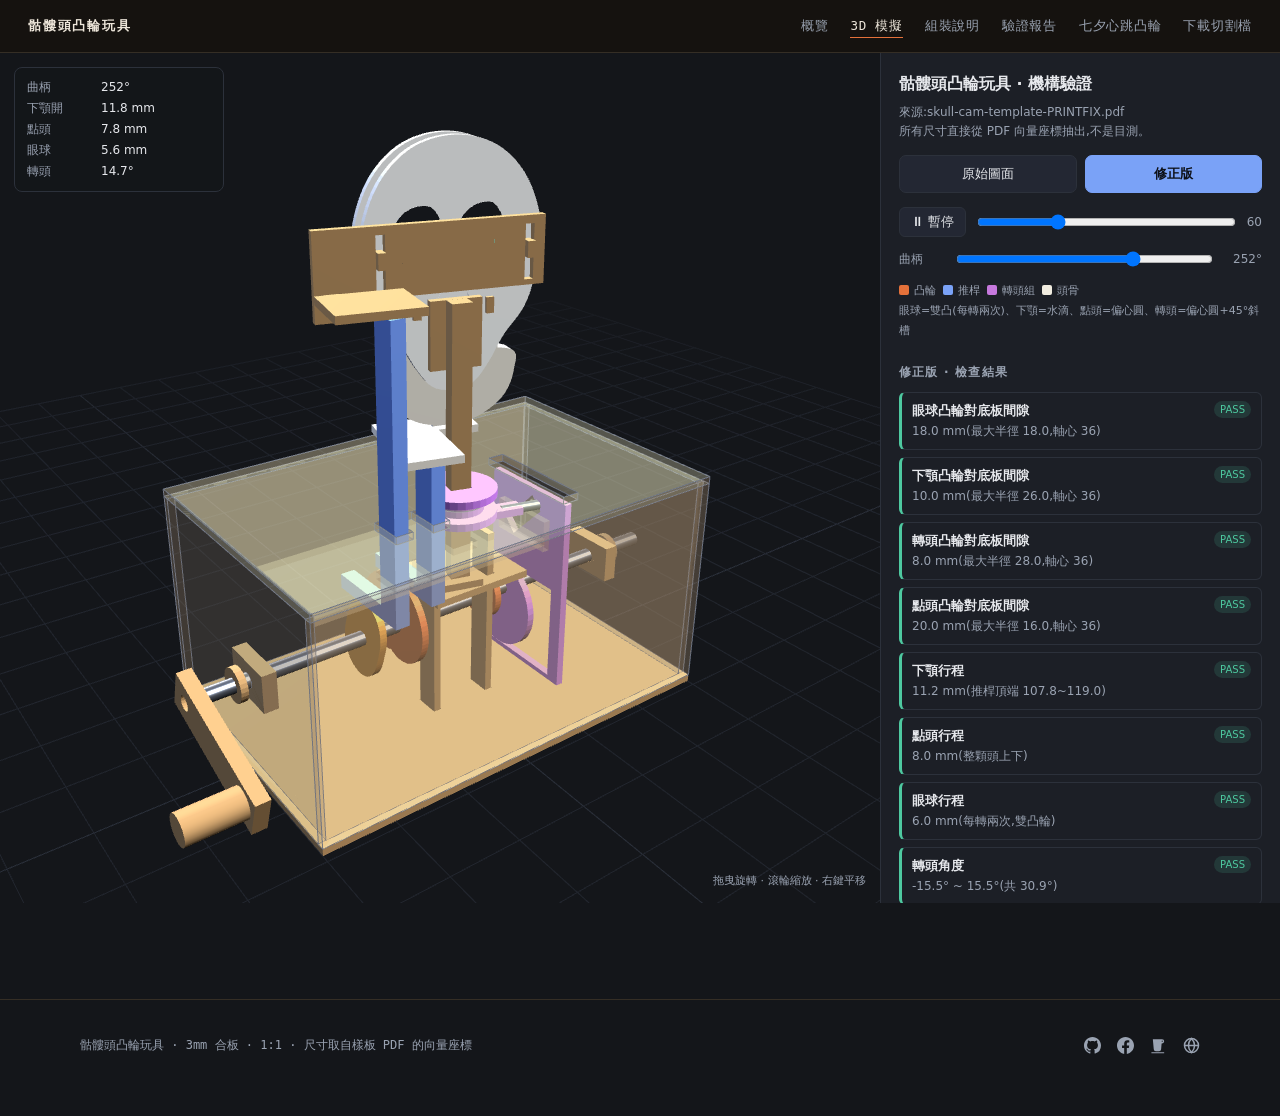
<file: sim.html>
<!DOCTYPE html>
<html lang="zh-Hant">
<head>
<meta charset="utf-8">
<meta name="viewport" content="width=device-width,initial-scale=1">
<title>3D 模擬 · 骷髏頭凸輪玩具</title>
<meta name="description" content="修正版機構的即時 3D 模擬,含 15 項幾何檢查與完整約束盤點,可切換原始圖面看它為什麼動不了。">
<meta property="og:type" content="website">
<meta property="og:title" content="3D 模擬 · 骷髏頭凸輪玩具">
<meta property="og:description" content="修正版機構的即時 3D 模擬,含 15 項幾何檢查與完整約束盤點,可切換原始圖面看它為什麼動不了。">
<meta property="og:image" content="https://yazelin.github.io/skull-cam-toy/assets/og.jpg">
<meta property="og:url" content="https://yazelin.github.io/skull-cam-toy/sim.html">
<meta name="twitter:card" content="summary_large_image">
<link rel="stylesheet" href="site.css">
<style>
  :root{
    --bg:#14161a; --panel:#1c1f26; --line:#2c313b; --fg:#e6e8ec; --dim:#9aa3b2;
    --ok:#4ec9a0; --bad:#ff6b6b; --warn:#f0b429; --acc:#7aa2f7;
  }
  *{box-sizing:border-box}
  html,body{margin:0;height:100%;background:var(--bg);color:var(--fg);
    font-family:"Noto Sans TC","PingFang TC","Microsoft JhengHei",system-ui,sans-serif}
  #wrap{display:flex;height:calc(100vh - 50px)}
  #view{flex:1;position:relative;min-width:0}
  canvas{display:block}
  #side{width:400px;flex:none;border-left:1px solid var(--line);background:var(--panel);
    overflow-y:auto;padding:16px 18px 40px}
  h1{font-size:16px;margin:0 0 4px}
  .sub{font-size:12px;color:var(--dim);margin-bottom:14px;line-height:1.6}
  .modes{display:flex;gap:8px;margin-bottom:14px}
  .modes button{flex:1;padding:9px 6px;border:1px solid var(--line);background:#232733;color:var(--fg);
    border-radius:7px;cursor:pointer;font-size:13px;font-family:inherit}
  .modes button.on{background:var(--acc);border-color:var(--acc);color:#0d1017;font-weight:600}
  .row{display:flex;align-items:center;gap:9px;margin-bottom:11px;font-size:12px;color:var(--dim)}
  .row input[type=range]{flex:1}
  .row button{padding:5px 11px;border:1px solid var(--line);background:#232733;color:var(--fg);
    border-radius:6px;cursor:pointer;font-family:inherit}
  h2{font-size:12px;letter-spacing:.1em;color:var(--dim);margin:20px 0 9px;font-weight:600}
  .chk{border:1px solid var(--line);border-left-width:3px;border-radius:6px;padding:8px 10px;margin-bottom:7px;font-size:12px;line-height:1.55}
  .chk.ok{border-left-color:var(--ok)}
  .chk.bad{border-left-color:var(--bad)}
  .chk b{display:block;font-size:12.5px;margin-bottom:2px}
  .chk .v{color:var(--dim);font-variant-numeric:tabular-nums}
  .chk .why{color:#c9b4a0;margin-top:5px}
  .tag{float:right;font-size:10px;padding:1px 6px;border-radius:99px}
  .ok .tag{background:rgba(78,201,160,.15);color:var(--ok)}
  .bad .tag{background:rgba(255,107,107,.15);color:var(--bad)}
  #live{position:absolute;left:14px;top:14px;background:rgba(20,22,26,.82);border:1px solid var(--line);
    border-radius:8px;padding:9px 12px;font-size:12px;line-height:1.75;font-variant-numeric:tabular-nums;
    pointer-events:none;min-width:210px}
  #live .k{color:var(--dim);display:inline-block;width:74px}
  #hint{position:absolute;right:14px;bottom:12px;font-size:11px;color:var(--dim)}
  .lg{font-size:11px;color:var(--dim);line-height:1.8;margin-top:6px}
  .sw{display:inline-block;width:10px;height:10px;border-radius:2px;margin-right:5px;vertical-align:-1px}
  /* 手機:上下堆疊,畫布固定高,控制面板直接接在下面 */
  @media (max-width:760px){
    #wrap{flex-direction:column;height:auto}
    #view{height:56vh;flex:none}
    #side{width:100%;border-left:none;border-top:1px solid var(--line);padding:12px 14px 34px}
    .modes button{padding:12px 6px;font-size:14px}
    .row{font-size:13px}
    .row input[type=range]{min-height:28px}
    #live{left:8px;top:8px;min-width:0;padding:6px 9px;font-size:10.5px;line-height:1.6}
    #live .k{width:52px}
    #hint{display:none}
  }
</style>
</head>
<body>
<nav class="nav"><a class="brand" href="./">骷髏頭凸輪玩具</a>
  <a href="./">概覽</a>
  <a href="sim.html" class="on">3D 模擬</a>
  <a href="assembly.html">組裝說明</a>
  <a href="findings.html">驗證報告</a>
  <a href="heart.html">七夕心跳凸輪</a>
  <a href="index.html#download">下載切割檔</a></nav>
<div id="wrap">
  <div id="view">
    <div id="live"></div>
    <div id="hint">拖曳旋轉 · 滾輪縮放 · 右鍵平移</div>
  </div>
  <aside id="side">
    <h1>骷髏頭凸輪玩具 · 機構驗證</h1>
    <div class="sub">來源:skull-cam-template-PRINTFIX.pdf<br>所有尺寸直接從 PDF 向量座標抽出,不是目測。</div>

    <div class="modes">
      <button id="mOrig">原始圖面</button>
      <button id="mV2" class="on">修正版</button>
    </div>

    <div class="row">
      <button id="play">⏸ 暫停</button>
      <input type="range" id="spd" min="0" max="200" value="60">
      <span id="spdv">60</span>
    </div>
    <div class="row">
      <span style="width:46px">曲柄</span>
      <input type="range" id="ang" min="0" max="359" value="0">
      <span id="angv" style="width:38px;text-align:right">0°</span>
    </div>

    <div class="lg" id="legend"></div>

    <h2 id="chkTitle">檢查結果</h2>
    <div id="checks"></div>
    <div id="dofWrap" hidden>
      <h2>約束盤點(每個自由度被什麼固定)</h2>
      <div class="lg" style="margin:-4px 0 10px">
        <span class="tag" style="float:none;background:rgba(78,201,160,.15);color:var(--ok)">form</span> 形封閉(靠形狀,拿不掉) ·
        <span class="tag" style="float:none;background:rgba(240,180,41,.15);color:var(--warn)">force</span> 力封閉(靠重力,快搖或翻倒會脫開)
      </div>
      <div id="dof"></div>
    </div>
  </aside>
</div>

<script src="three.min.js"></script>
<script src="profiles.js"></script>
<script src="mech.js"></script>
<script>
// ================= 出事要講話,不要黑畫面 =================
const view = document.getElementById('view');
function fatal(msg,detail){
  view.innerHTML='<div style="position:absolute;inset:0;display:flex;align-items:center;justify-content:center;padding:40px">'+
   '<div style="max-width:560px;border:1px solid #ff6b6b;border-radius:10px;padding:20px 22px;background:#241a1c;line-height:1.8">'+
   '<div style="color:#ff6b6b;font-weight:600;margin-bottom:8px">'+msg+'</div>'+
   '<div style="font-size:12px;color:#c9b4a0;white-space:pre-wrap">'+(detail||'')+'</div></div></div>';
}
addEventListener('error',e=>fatal('載入時出錯',(e.message||'')+'\n'+(e.filename||'')+':'+(e.lineno||'')));
if(typeof THREE==='undefined'){
  fatal('three.min.js 沒載進來',
    '瀏覽器把同資料夾的 script 擋掉了(file:// 常見)。\n\n改用本機網址開:\n    http://127.0.0.1:8099/\n\n'+
    '或換 Firefox / google-chrome 開同一個檔案。');
  throw new Error('no THREE');
}
let renderer, NO3D=false;
try{
  renderer = new THREE.WebGLRenderer({antialias:true});
}catch(err){
  NO3D=true;
  // 3D 掛了也不要整頁陣亡:塞一個假 renderer,右邊面板照常算、照常切模式
  renderer={domElement:document.createElement('canvas'),setPixelRatio(){},setSize(){},render(){}};
  fatal('這台機器的瀏覽器開不了 WebGL —— 3D 看不到,右邊的檢查數字仍然有效',
    String(err)+'\n\n到 chrome://gpu 看 WebGL 是不是 Disabled。\n混合顯卡常見解法:\n'+
    '  google-chrome --enable-unsafe-swiftshader http://127.0.0.1:8099/\n'+
    '或改用 Firefox 開同一個網址。');
}
renderer.setPixelRatio(Math.min(devicePixelRatio,2));
if(!NO3D) view.appendChild(renderer.domElement);
const scene = new THREE.Scene();
scene.background = new THREE.Color(0x14161a);
scene.fog = new THREE.Fog(0x14161a, 500, 1400);
const camera = new THREE.PerspectiveCamera(42, 1, 1, 3000);

scene.add(new THREE.HemisphereLight(0xbfd4ff, 0x2a2418, 0.75));
const key = new THREE.DirectionalLight(0xffffff, 0.95); key.position.set(220,420,320); scene.add(key);
const fill = new THREE.DirectionalLight(0x88aaff, 0.35); fill.position.set(-260,140,-180); scene.add(fill);
const front = new THREE.DirectionalLight(0xfff2e0, 0.55); front.position.set(40,180,-420); scene.add(front);

// 地面格線
const grid = new THREE.GridHelper(900, 30, 0x2a2f3a, 0x21252e);
grid.position.set(90,-3.2,57); scene.add(grid);

// 手轉軌道控制(自製,免額外檔案)
const orbit = {t:new THREE.Vector3(90,95,57), r:430, th:-0.62, ph:1.15};
if(matchMedia('(max-width:760px)').matches) orbit.r=560; // 窄螢幕拉遠,整台機構進畫面
function applyCam(){
  camera.position.set(
    orbit.t.x + orbit.r*Math.sin(orbit.ph)*Math.sin(orbit.th),
    orbit.t.y + orbit.r*Math.cos(orbit.ph),
    orbit.t.z + orbit.r*Math.sin(orbit.ph)*Math.cos(orbit.th));
  camera.lookAt(orbit.t);
}
(function(){
  const el = renderer.domElement;
  el.style.touchAction='none'; // 沒這行,手機會把拖曳當成捲頁面,旋轉整個失效
  const ptrs=new Map(); let pinch=null;
  function pan(dx,dy){
    const s=orbit.r*0.0016;
    const right=new THREE.Vector3().subVectors(camera.position,orbit.t).cross(new THREE.Vector3(0,1,0)).normalize();
    orbit.t.addScaledVector(right,-dx*s); orbit.t.y += dy*s;
  }
  function zoom(f){ orbit.r=Math.max(90,Math.min(1400,orbit.r*f)); }
  el.addEventListener('contextmenu',e=>e.preventDefault());
  el.addEventListener('pointerdown',e=>{
    ptrs.set(e.pointerId,{x:e.clientX,y:e.clientY,b:e.button});
    el.setPointerCapture(e.pointerId);
    if(ptrs.size===2){
      const [a,b]=[...ptrs.values()];
      pinch={d:Math.hypot(a.x-b.x,a.y-b.y), cx:(a.x+b.x)/2, cy:(a.y+b.y)/2};
    }
  });
  function drop(e){ ptrs.delete(e.pointerId); if(ptrs.size<2) pinch=null; }
  el.addEventListener('pointerup',drop);
  el.addEventListener('pointercancel',drop);
  el.addEventListener('pointermove',e=>{
    const p=ptrs.get(e.pointerId); if(!p) return;
    if(ptrs.size===2){
      p.x=e.clientX; p.y=e.clientY;
      const [a,b]=[...ptrs.values()];
      const d=Math.hypot(a.x-b.x,a.y-b.y), cx=(a.x+b.x)/2, cy=(a.y+b.y)/2;
      if(pinch){
        if(pinch.d>0 && d>0) zoom(pinch.d/d);        // 雙指捏合 = 縮放
        pan(cx-pinch.cx, cy-pinch.cy);               // 雙指同移 = 平移
      }
      pinch={d,cx,cy};
      applyCam(); return;
    }
    const dx=e.clientX-p.x, dy=e.clientY-p.y; p.x=e.clientX; p.y=e.clientY;
    if(p.b===2){ pan(dx,dy); }
    else{
      orbit.th -= dx*0.006;
      orbit.ph = Math.max(0.12, Math.min(Math.PI-0.12, orbit.ph - dy*0.006));
    }
    applyCam();
  });
  el.addEventListener('wheel',e=>{e.preventDefault();zoom(1+Math.sign(e.deltaY)*0.11);applyCam()},{passive:false});
})();
function resize(){
  const w=view.clientWidth||800,h=view.clientHeight||600;
  renderer.setSize(w,h); camera.aspect=w/h; camera.updateProjectionMatrix();
}
addEventListener('resize',resize);

// ================= 建模小工具 =================
// 世界對應:three.x = 機構 x(左右) / three.y = 機構 z(上下) / three.z = 機構 y(前後)
const MAT = {
  ply:      new THREE.MeshStandardMaterial({color:0xd9b382,roughness:.85,metalness:.02}),
  plyDark:  new THREE.MeshStandardMaterial({color:0xb08654,roughness:.85,metalness:.02}),
  shell:    new THREE.MeshStandardMaterial({color:0xc9a273,roughness:.9,transparent:true,opacity:.22,side:THREE.DoubleSide}),
  cam:      new THREE.MeshStandardMaterial({color:0xe4713a,roughness:.55,metalness:.1}),
  cam2:     new THREE.MeshStandardMaterial({color:0xf2a03d,roughness:.55,metalness:.1}),
  rod:      new THREE.MeshStandardMaterial({color:0x7aa2f7,roughness:.5,metalness:.15}),
  steel:    new THREE.MeshStandardMaterial({color:0xa8b0bd,roughness:.35,metalness:.7}),
  bone:     new THREE.MeshStandardMaterial({color:0xf0ece0,roughness:.75}),
  jaw:      new THREE.MeshStandardMaterial({color:0xe2d9c4,roughness:.75}),
  eye:      new THREE.MeshStandardMaterial({color:0x2fd6a5,roughness:.3,emissive:0x0d5b45}),
  bad:      new THREE.MeshStandardMaterial({color:0xff5252,roughness:.4,emissive:0x5a0000}),
  turn:     new THREE.MeshStandardMaterial({color:0xc678dd,roughness:.5}),
};
function rect(x0,y0,x1,y1){return [[x0,y0],[x1,y0],[x1,y1],[x0,y1]];}
function mkShape(pts,holes){
  const s=new THREE.Shape(pts.map(p=>new THREE.Vector2(p[0],p[1])));
  (holes||[]).forEach(h=>{const p=new THREE.Path(h.map(q=>new THREE.Vector2(q[0],q[1])));s.holes.push(p);});
  return s;
}
function circPts(cx,cy,r,n){const a=[];for(let i=0;i<(n||28);i++){const t=i/(n||28)*Math.PI*2;a.push([cx+r*Math.cos(t),cy+r*Math.sin(t)]);}return a;}
function extrude(shape,t){return new THREE.ExtrudeGeometry(shape,{depth:t,bevelEnabled:false});}
// ---- 木片登記簿:每片板記下「2D 外形 + 孔 + 厚度」,供干涉掃描用 ----
// 板的局部立體 = (u,v) 落在外形內、不落在任何孔內,且 0<=w<=t
const SOLIDS=[]; let PART='?';
function reg(m,pts,holes,t,w0){ SOLIDS.push({part:PART,mesh:m,poly:pts,holes:holes||[],t:t,w0:w0||0}); return m; }
// 板面法線沿 y(前後)—— 形狀畫在 (x,z)
function plateXZ(pts,t,y0,mat,holes){
  const m=new THREE.Mesh(extrude(mkShape(pts,holes),t),mat||MAT.ply); m.position.z=y0;
  return reg(m,pts,holes,t);
}
// 板面法線沿 x(左右)—— 形狀畫在 (y,z)
function plateYZ(pts,t,x0,mat,holes){
  const m=new THREE.Mesh(extrude(mkShape(pts,holes),t),mat||MAT.ply);
  m.rotation.y=-Math.PI/2; m.position.x=x0+t; return reg(m,pts,holes,t);
}
// 水平板 —— 形狀畫在 (x,y)
function plateXY(pts,t,z0,mat,holes){
  const m=new THREE.Mesh(extrude(mkShape(pts,holes),t),mat||MAT.ply);
  m.rotation.x=Math.PI/2; m.position.y=z0+t; return reg(m,pts,holes,t);
}
// 方料:用同一套擠出表示,干涉掃描才吃得到
function box(w,d,h,x,y,z,mat){ // 中心座標
  return plateXY(rect(x-w/2,y-d/2,x+w/2,y+d/2),h,z-h/2,mat);
}
function rodX(r,len,x,y,z,mat){
  const m=new THREE.Mesh(new THREE.CylinderGeometry(r,r,len,20),mat||MAT.steel);
  m.rotation.z=Math.PI/2; m.position.set(x,z,y); return m;
}
function rodZ(r,len,x,y,z,mat){
  const m=new THREE.Mesh(new THREE.CylinderGeometry(r,r,len,20),mat||MAT.steel);
  m.position.set(x,z,y); return m;
}
function rodY(r,len,x,y,z,mat){   // 沿前後方向的銷
  const m=new THREE.Mesh(new THREE.CylinderGeometry(r,r,len,20),mat||MAT.steel);
  m.rotation.x=Math.PI/2; m.position.set(x,z,y); return m;
}
const EDGE=new THREE.LineBasicMaterial({color:0x6b7385});
function withEdges(mesh){ // 讓透明外殼看得出輪廓
  mesh.add(new THREE.LineSegments(new THREE.EdgesGeometry(mesh.geometry,25),EDGE));
  return mesh;
}

// 凸輪:輪廓畫在 (y,z) 平面,厚 3,掛在會繞世界 X 轉的 group 上
function camGroup(profilePts,x,shaftY,shaftZ,mat){
  const g=new THREE.Group(); g.position.set(x,shaftZ,shaftY);
  const holes=[circPts(0,0,3,20).reverse()];
  const m=new THREE.Mesh(extrude(mkShape(profilePts,holes),3),mat||MAT.cam);
  m.rotation.y=-Math.PI/2; m.position.x=1.5;
  g.add(m); reg(m,profilePts,holes,3); return g;
}
// 把一個軸對齊矩形沿著多邊形的上緣或下緣併進去 → 一片零件,不是黏三片
function addRect(poly,x0,x1,zTo,side){
  const pick=xq=>{let best=null;
    for(let i=0;i<poly.length;i++){const a=poly[i],b=poly[(i+1)%poly.length];
      if((a[0]-xq)*(b[0]-xq)<0){const t=(xq-a[0])/(b[0]-a[0]),z=a[1]+t*(b[1]-a[1]);
        if(!best||(side==='bottom'?z<best.z:z>best.z)) best={i,z};}}
    return best;};
  const A=pick(x0),B=pick(x1);
  if(!A||!B) throw new Error('addRect 找不到交點 '+x0+' '+x1);
  const run=(f,t)=>{const r=[];for(let k=(f+1)%poly.length;k!==(t+1)%poly.length;k=(k+1)%poly.length)r.push(poly[k]);return r;};
  const zs=poly.map(p=>p[1]),zmid=(Math.min(...zs)+Math.max(...zs))/2;
  const seg=run(A.i,B.i);
  const hit=seg.length?((seg.reduce((s,p)=>s+p[1],0)/seg.length<zmid)===(side==='bottom')):true;
  return hit ? [[x0,A.z],[x0,zTo],[x1,zTo],[x1,B.z]].concat(run(B.i,A.i))
             : [[x1,B.z],[x1,zTo],[x0,zTo],[x0,A.z]].concat(run(A.i,B.i));
}
function eccPts(R,e,n){ // 偏心圓:圓心在 (0,e)
  const a=[];for(let i=0;i<(n||48);i++){const t=i/(n||48)*Math.PI*2;a.push([R*Math.cos(t),e+R*Math.sin(t)]);}return a;
}

// ================= 修正版 v2 =================
function buildV2(){
  const G=new THREE.Group(); const A={};
  const B=V2.box, T=B.t, TOPZ=B.h;
  const finSlots=V2.fins.map(([x,y0,y1])=>rect(x-1.7,y0-0.2,x+1.7,y1+0.2).reverse());                      // 頂板底面 z=90
  // 盒體
  PART='底板';
  G.add(plateXY(rect(0,0,B.w,B.d),T,-T,MAT.plyDark,finSlots));  // 底板(含導片榫孔)
  PART='前板';
  G.add(withEdges(plateXZ(rect(0,0,B.w,B.h),T,0,MAT.shell)));          // 前板
  PART='後板';
  G.add(withEdges(plateXZ(rect(0,0,B.w,B.h),T,B.d-T,MAT.shell)));      // 後板
  const AX=[circPts(V2.shaftY,V2.shaftZ,3.2,24).reverse()];            // Ø6.4 軸孔
  PART='左側板';
  G.add(withEdges(plateYZ(rect(T,0,B.d-T,B.h),T,0,MAT.shell,AX)));
  PART='右側板';
  G.add(withEdges(plateYZ(rect(T,0,B.d-T,B.h),T,B.w-T,MAT.shell,AX)));
  PART='軸承塊';   // 24×16,貼在側板內側,把軸承長度加到 9mm
  const BB=[[V2.shaftY-12,V2.shaftZ-8,V2.shaftY+12,V2.shaftZ+8]];
  BB.forEach(([a,b,c,d])=>{G.add(plateYZ(rect(a,b,c,d),6,T,MAT.plyDark,AX));
                           G.add(plateYZ(rect(a,b,c,d),6,B.w-T-6,MAT.plyDark,AX));});
  // 頂板(含導槽)
  const NX=V2.neck.x, NY=V2.neck.y;
  const rodSlots=[V2.rodX.eye,V2.rodX.jaw].map(x=>rect(x-3.6,V2.shankY.lo-2,x+3.6,V2.shankY.hi+2).reverse());
  const turnSlot=rect(V2.turnPlate.x-3.6,V2.turnPlate.y0-1,V2.turnPlate.x+3.6,V2.turnPlate.y1+1).reverse();
  const neckHoleTop=circPts(NX,NY,10.3,30).reverse();          // 轉盤凸台就坐在這個孔裡
  const neckHoleGuide=rect(NX-5.8,NY-5.0,NX+5.8,NY+5.0).reverse();
  PART='頂板';
  G.add(withEdges(plateXY(rect(0,0,B.w,B.d),T,TOPZ,MAT.shell,rodSlots.concat([turnSlot,neckHoleTop]))));
  PART='中段導板';
  G.add(plateXY(rect(6,V2.rodY.lo-2,118,V2.shankY.hi+4),T,V2.guide.z,MAT.shell,
    rodSlots.concat([neckHoleGuide],finSlots)));
  PART='轉頭導片';   // 兩塊夾片黏在頂板下,給轉頭板 22mm 深的導引通道
  G.add(plateYZ(rect(58,66,86,79),3,V2.turnPlate.x-5,MAT.shell));
  G.add(plateYZ(rect(58,66,86,79),3,V2.turnPlate.x+2,MAT.shell));

  // 凸輪軸 + 曲柄
  A.shaft=new THREE.Group(); A.shaft.position.set(0,V2.shaftZ,V2.shaftY); G.add(A.shaft);
  const sh=new THREE.Mesh(new THREE.CylinderGeometry(3,3,215,20),MAT.steel);
  sh.rotation.z=Math.PI/2; sh.position.x=92; A.shaft.add(sh);
  PART='曲柄臂';
  const crank=plateYZ(rect(-8,-8,8,54),6,-22,MAT.plyDark,[circPts(0,0,3,18).reverse(),circPts(0,46,4,18).reverse()]);
  A.shaft.add(crank);
  const knob=rodX(6,26,-32,0,46,MAT.plyDark); A.shaft.add(knob);
  PART='軸環';   // 板材圓片,黏在軸上抵住側板外側
  [-3,180].forEach(x=>A.shaft.add(plateYZ(circPts(0,0,7,26),3,x,MAT.plyDark,[circPts(0,0,3.1,20).reverse()])));

  // 四片凸輪
  A.cams={};
  PART='眼球凸輪';
  A.cams.eye =camGroup(PROFILES.cam4,V2.cams.eye.x, V2.shaftY,V2.shaftZ,MAT.cam2); G.add(A.cams.eye);
  PART='下顎凸輪';
  A.cams.jaw =camGroup(PROFILES.cam1,V2.cams.jaw.x, V2.shaftY,V2.shaftZ); G.add(A.cams.jaw);
  PART='轉頭凸輪';
  A.cams.turn=camGroup(eccPts(20,8),  V2.cams.turn.x,V2.shaftY,V2.shaftZ,MAT.turn); G.add(A.cams.turn);
  PART='點頭凸輪';
  A.cams.nod =camGroup(eccPts(12,4),  V2.cams.nod.x, V2.shaftY,V2.shaftZ); G.add(A.cams.nod);

  // 推桿:腳(寬,跨凸輪) + 桿身(窄,在頭部後方)
  function pusher(x,len,mat){
    const g=new THREE.Group();
    const foot=[[V2.rodY.lo,0],[V2.rodY.hi,0],[V2.rodY.hi,len],
                [V2.shankY.lo,len],[V2.shankY.lo,6],[V2.rodY.lo,6]];
    g.add(plateYZ(foot,6,x-3,mat||MAT.rod));
    return g;
  }
  PART='眼球推桿';
  A.eyeRod=pusher(V2.rodX.eye,V2.eyeRodLen); G.add(A.eyeRod);
  PART='下顎推桿';
  A.jawRod=pusher(V2.rodX.jaw,V2.jawRodLen); G.add(A.jawRod);

  // 轉頭斜槽板(45° 斜槽)
  const tp=V2.turnPlate, sw=2.6, H=tp.forkH;
  const sz0=V2.turntable.pinZ-64, sz1=V2.turntable.pinZ-48;
  const sy0=sz0+tp.slotC, sy1=sz1+tp.slotC;
  const slot=[[sy0-sw,sz0+sw],[sy1-sw,sz1+sw],[sy1+sw,sz1-sw],[sy0+sw,sz0-sw]];
  // C 形叉口:上下兩條平行邊夾住 Ø40 偏心圓 → 上下都是強制驅動,不靠重力
  const fk=0.2-20, fork=[[tp.y0,-42],[tp.y1,-42],[tp.y1,40],[tp.y0,40],
              [tp.y0,fk+H/2],[tp.forkY,fk+H/2],[tp.forkY,fk-H/2],[tp.y0,fk-H/2]];
  A.turnPlate=new THREE.Group();
  PART='轉頭叉口板';
  A.turnPlate.add(plateYZ(fork,3,tp.x-1.5,MAT.turn,[slot.reverse()]));
  G.add(A.turnPlate);

  // 升降板(讓位缺口 + 頸脊孔)
  const L=V2.lift;
  A.lift=new THREE.Group();
  PART='點頭升降板';
  A.lift.add(plateXY(rect(L.x0,L.y0,L.x1,L.y1),L.t,0,MAT.plyDark,
    [neckHoleGuide].concat(V2.fins.map(([x,y0,y1])=>rect(x-1.9,y0-0.4,x+1.9,y1+0.4).reverse()))));
  G.add(A.lift);
  // 兩片導片(板材卡榫):下端插底板、上端插中段導板;封閉長槽同時定住 x、y 與旋轉
  PART='升降導片';
  V2.fins.forEach(([x,y0,y1])=>G.add(plateYZ(rect(y0,-3,y1,73),3,x-1.5,MAT.plyDark)));

  // 頸脊(8 寬 × 6 厚的扁棒,站在頭部後方)+ 底部項圈
  A.neck=new THREE.Group(); A.neck.position.set(NX,0,NY);
  PART='頸脊';
  A.neck.add(box(V2.neck.w,V2.neck.d,110,0,0,58,MAT.plyDark));
  PART='頸脊項圈';
  A.neck.add(box(16,14,3,0,0,1.5,MAT.plyDark));   // 項圈縮小,讓開導片
  G.add(A.neck);

  // 轉盤:方孔 hub 套住頸脊(可上下滑、不能相對轉)+ 臂 + 銷
  A.tt=new THREE.Group(); A.tt.position.set(NX,0,NY);
  const sq=[rect(-4.3,-3.3,4.3,3.3).reverse()];
  PART='轉盤組';
  A.tt.add(plateXY(rect(8,-3.5,26,3.5),3,81,MAT.turn));   // 撥臂(只到半徑 26,不進斜槽)
  A.tt.add(plateXY(circPts(0,0,15,32),3,84,MAT.turn,sq));                   // 下盤(頂板下)
  A.tt.add(plateXY(circPts(0,0,10,28),6,87,MAT.turn,sq));                   // 凸台(穿頂板 Ø20.6 孔)
  A.tt.add(plateXY(circPts(0,0,15,32),3,93,MAT.turn,sq));                   // 壓片(頂板上)→ 軸向被夾住
  A.tt.add(rodX(2,20,V2.turntable.armR-2,0,V2.turntable.pinZ));             // 撥銷 Ø4,穿過斜槽
  G.add(A.tt);

  // ---- 頭部 ----
  A.headPivot=new THREE.Group(); A.headPivot.position.set(NX,0,NY); G.add(A.headPivot);
  A.headLift=new THREE.Group(); A.headPivot.add(A.headLift);
  const S=V2.head, ox=S.sx-42-NX, oz=S.z0-9;               // 頭骨局部→頭部座標
  const skullPts=PROFILES.skull.map(p=>[p[0]+ox, p[1]+oz]);
  const holes=[circPts(30+ox,66+oz,V2.socketR,26).reverse(),circPts(54+ox,66+oz,V2.socketR,26).reverse(),
               [[42+ox,55+oz],[48+ox,44+oz],[36+ox,44+oz]]];          // 兩眼窩 + 鼻孔
  PART='頭骨主片';
  V2.jawPin.x.forEach(x=>holes.push(rect(x-NX-1.6,V2.jawPin.z-3.1,x-NX+1.6,V2.jawPin.z+3.1).reverse()));
  V2.eyePin.x.forEach(x=>holes.push(rect(x-NX-1.6,V2.eyePin.z-3.1,x-NX+1.6,V2.eyePin.z+3.1).reverse()));
  V2.skullPlateY.forEach(y=>A.headLift.add(plateXZ(skullPts,V2.skullT,y-NY,MAT.bone,holes)));
  // 頭骨上的滑銷(下顎 ×2、眼球桿 ×2)
  PART='滑榫';   // 3×4 板材小榫,黏進頭骨主片的方孔;下顎/眼球桿的長槽掛在上面
  V2.jawPin.x.forEach(x=>A.headLift.add(
    plateYZ(rect(50-NY,V2.jawPin.z-3,64-NY,V2.jawPin.z+3),3,x-NX-1.5,MAT.plyDark)));
  V2.eyePin.x.forEach(x=>A.headLift.add(
    plateYZ(rect(50-NY,V2.eyePin.z-3,68-NY,V2.eyePin.z+3),3,x-NX-1.5,MAT.plyDark)));
  // 頸脊與頭骨的接合塊
  PART='頸脊接合塊';
  A.headLift.add(plateXZ(rect(-10,S.z0+9,10,S.z0+35),3,63-NY,MAT.plyDark));

  // 下顎:本體 + 兩支「升支」(帶滑槽) + 受推板(U 形讓開頸脊)
  A.jaw=new THREE.Group(); A.headPivot.add(A.jaw);
  const jx=S.sx-30-NX, jz=V2.jawZ0-3;                      // 顎局部 y=3 → z=jawZ0
  PART='下顎';
  const JT=[[83,88],[92,97]];     // 榫耳:長在碗底最低處(z≈122),那裡才有實料
  const EAR=[[71,81],[99,109]];   // 升支:往上長,開滑槽套在頭骨的 Ø4 銷上
  let jawPoly=PROFILES.jaw.map(p=>[p[0]+jx,p[1]+jz]);
  JT.forEach(([a,b])=>{jawPoly=addRect(jawPoly,a-NX,b-NX,V2.jawZ0-3,'bottom');});
  EAR.forEach(([a,b])=>{jawPoly=addRect(jawPoly,a-NX,b-NX,V2.jawZ0+60,'top');});
  A.jaw.add(plateXZ(jawPoly,V2.jawT,V2.jawY-NY,MAT.jaw,
    V2.jawPin.x.map(x=>rect(x-NX-1.7,152,x-NX+1.7,179).reverse())));
  PART='下顎受推板';
  // T 形:前橫條伸到 x=100 套住榫耳,後臂只到 x=84 讓開頸脊
  A.jaw.add(plateXY([[62-NX,50-NY],[100-NX,50-NY],[100-NX,64-NY],[84-NX,64-NY],
                     [84-NX,90-NY],[62-NX,90-NY]],3,V2.jawZ0-3,MAT.jaw,
    JT.map(([a,b])=>rect(a-NX-0.1,53.9-NY,b-NX+0.1,60.1-NY).reverse())));

  // 眼球橫桿 + 眼珠 + 受推板
  A.eyeBar=new THREE.Group(); A.headPivot.add(A.eyeBar);
  PART='眼球橫桿';
  // 左端下伸到 z=164 讓榫孔四周都有料;主體下緣一律 z=171,不會擋到推桿
  A.eyeBar.add(plateXZ([[38-NX,164],[50-NX,164],[50-NX,171],[124-NX,171],[124-NX,196],[38-NX,196]],
    V2.eyeBarT,V2.eyeBarY-NY,MAT.plyDark,
    V2.eyePin.x.map(x=>rect(x-NX-1.7,173,x-NX+1.7,193).reverse())
      .concat([rect(40.9-NX,170.9,47.1-NX,174.1).reverse()])));   // 榫孔
  [78,102].forEach(x=>{
    const e=new THREE.Mesh(new THREE.SphereGeometry(V2.eyeballR+0.6,20,14),MAT.eye);
    e.position.set(x-NX,187,V2.eyeBarY-NY-1.5); A.eyeBar.add(e);   // +5 讓眼珠在眼窩裡上下對稱跑
  });
  PART='眼球受推板';   // 板 + 榫是同一片
  A.eyeBar.add(plateXY([[38-NX,66-NY],[41-NX,66-NY],[41-NX,63-NY],[47-NX,63-NY],[47-NX,66-NY],
                        [70-NX,66-NY],[70-NX,92-NY],[38-NX,92-NY]],3,171,MAT.plyDark));


  G.userData.A=A; return G;
}

// ================= 原始圖面 =================
function buildOrig(){
  PART='原始圖面';
  const G=new THREE.Group(); const A={};
  const B=ORIG.box,T=B.t;
  G.add(plateXY(rect(0,0,B.w,B.d),T,-T,MAT.plyDark));
  G.add(plateXZ(rect(0,0,B.w,B.h),T,0,MAT.shell,[circPts(150,25,4,20).reverse()]));   // 前板 Ø8 手把孔(位置錯)
  G.add(plateXZ(rect(0,0,B.w,B.h),T,B.d-T,MAT.shell));
  G.add(plateYZ(rect(0,0,B.d,B.h),T,0,MAT.shell));      // 側板 114 滿深(接合過切)
  G.add(plateYZ(rect(0,0,B.d,B.h),T,B.w-T,MAT.shell));
  const slots=[[57],[82],[107]].map(([x])=>rect(x-2,50,x+2,66).reverse());
  slots.push(rect(120,50,136,54).reverse());
  slots.push(circPts(90,90,4,22).reverse());
  G.add(plateXY(rect(0,0,B.w,B.d),T,B.h,MAT.shell,slots));

  A.shaft=new THREE.Group(); A.shaft.position.set(0,ORIG.shaftZ,ORIG.shaftY); G.add(A.shaft);
  const sh=new THREE.Mesh(new THREE.CylinderGeometry(3,3,200,20),MAT.steel);
  sh.rotation.z=Math.PI/2; sh.position.x=90; A.shaft.add(sh);

  A.cams={};
  A.cams.jaw=camGroup(PROFILES.cam1,57,ORIG.shaftY,ORIG.shaftZ);G.add(A.cams.jaw);
  A.cams.nod=camGroup(eccPts(22,8),82,ORIG.shaftY,ORIG.shaftZ,MAT.bad);G.add(A.cams.nod);  // 會刮底板
  A.cams.eye=camGroup(PROFILES.cam4,107,ORIG.shaftY,ORIG.shaftZ);G.add(A.cams.eye);
  A.cams.turn=camGroup(circPts(0,0,20,40),128,ORIG.shaftY,ORIG.shaftZ,MAT.turn);G.add(A.cams.turn);
  A.turnPin=new THREE.Group(); A.turnPin.position.set(0,ORIG.shaftZ,ORIG.shaftY); G.add(A.turnPin);
  A.turnPin.add(rodX(2,10,128,12,0,MAT.bad).translateY(0));
  A.turnPin.children[0].position.set(128,0,12); // 沿凸輪半徑 12 的銷(暫置,更新時再擺)

  function fol(x,len,mat){const g=new THREE.Group();
    g.add(plateYZ(rect(51,0,63,len),3,x-1.5,mat||MAT.rod));return g;}
  A.jawRod=fol(57,ORIG.followers.jaw); G.add(A.jawRod);
  A.nodRod=fol(82,ORIG.followers.nod); G.add(A.nodRod);
  A.eyeRod=fol(107,ORIG.followers.eye);G.add(A.eyeRod);

  A.lift=new THREE.Group();
  A.lift.add(plateXY(rect(62,45,102,69),3,0,MAT.bad));   // 點頭升降板 40×24
  G.add(A.lift);

  A.eyeBar=new THREE.Group();
  A.eyeBar.add(plateXZ(rect(71,0,143,10),3,52,MAT.plyDark)); G.add(A.eyeBar);

  // 頭:掛在頂板 Ø8 頸柱孔 (90,90) 上,頸長圖面沒給,取 40mm
  A.head=new THREE.Group(); G.add(A.head);
  const ox=90-42, oz=93+40-9;
  A.head.add(plateXZ(PROFILES.skull.map(p=>[p[0]+ox,p[1]+oz]),3,88,MAT.bone,
    [circPts(30+ox,66+oz,11,26).reverse(),circPts(54+ox,66+oz,11,26).reverse()]));
  A.head.add(plateXZ(PROFILES.skull.map(p=>[p[0]+ox,p[1]+oz]),3,94,MAT.bone,
    [circPts(30+ox,66+oz,11,26).reverse(),circPts(54+ox,66+oz,11,26).reverse()]));
  const jx=90-30, jz=(93+40+17-9)-28;
  A.head.add(plateXZ(PROFILES.jaw.map(p=>[p[0]+jx,p[1]+jz]),6,88,MAT.jaw));
  A.head.add(rodZ(4,40,90,90,93+20,MAT.plyDark));
  // 頸柱轉盤
  A.tt=new THREE.Group(); A.tt.position.set(90,96,90);
  const hub=new THREE.Mesh(extrude(mkShape(circPts(0,0,20,32),[circPts(0,0,3,18).reverse()]),3),MAT.turn);
  hub.rotation.x=Math.PI/2; hub.position.y=1.5; A.tt.add(hub);
  PART='轉盤';reg(hub,circPts(0,0,V2.turntable.hubR,26),[rect(-4.3,-3.3,4.3,3.3).reverse()],3);
  A.tt.add(rodZ(2,10,14,0,0,MAT.bad));
  G.add(A.tt);

  // 轉頭連桿:用一條「會變長」的紅棒表示 —— 剛性連桿在此無解
  A.link=new THREE.Mesh(new THREE.CylinderGeometry(2.4,2.4,1,12),MAT.bad); G.add(A.link);

  G.userData.A=A; return G;
}

// ================= 更新 =================
function updV2(A,th){
  const s=stateV2(th);
  A.shaft.rotation.x=-th;
  A.cams.eye.rotation.x =-(th+V2.cams.eye.phase*D2R);
  A.cams.jaw.rotation.x =-(th+V2.cams.jaw.phase*D2R);
  A.cams.turn.rotation.x=-(th+V2.cams.turn.phase*D2R);
  A.cams.nod.rotation.x =-(th+V2.cams.nod.phase*D2R);
  A.eyeRod.position.y = V2.shaftZ + s.rEye;
  A.jawRod.position.y = V2.shaftZ + s.rJaw;
  A.turnPlate.position.y = s.turnPlateZ;
  A.lift.position.y = s.liftZ;
  A.neck.position.y = s.liftZ + V2.lift.t;
  A.tt.rotation.y = -s.turnAng;
  A.neck.rotation.y = -s.turnAng;
  A.headPivot.rotation.y = -s.turnAng;
  A.headLift.position.y = s.nod;
  A.jaw.position.y = s.jawRodTop - (V2.shaftZ + V2.rng.jaw.max + V2.jawRodLen);
  A.eyeBar.position.y = s.eyeRodTop - (V2.shaftZ + V2.rng.eye.max + V2.eyeRodLen);
  return s;
}
function updOrig(A,th){
  const s=stateOrig(th);
  A.shaft.rotation.x=-th;
  A.cams.jaw.rotation.x =-(th+ORIG.cams.jaw.phase*D2R);
  A.cams.nod.rotation.x =-(th+ORIG.cams.nod.phase*D2R);
  A.cams.eye.rotation.x =-(th+ORIG.cams.eye.phase*D2R);
  A.cams.turn.rotation.x=-(th+ORIG.cams.turn.phase*D2R);
  A.turnPin.rotation.x  =-(th+ORIG.cams.turn.phase*D2R);
  A.jawRod.position.y = ORIG.shaftZ+s.rJaw;
  A.nodRod.position.y = ORIG.shaftZ+s.rNod;
  A.eyeRod.position.y = ORIG.shaftZ+s.rEye;
  A.lift.position.y   = s.nodTop-3;
  A.eyeBar.position.y = s.eyeTop-10;
  // 連桿:偏心銷 → 轉盤銷(轉盤固定不動,因為它根本轉不動)
  const p=new THREE.Vector3(s.pin.x,s.pin.z,s.pin.y);
  const q=new THREE.Vector3(90+14,99,90);
  const mid=p.clone().add(q).multiplyScalar(.5), len=p.distanceTo(q);
  A.link.position.copy(mid);
  A.link.scale.set(1,len,1);
  A.link.quaternion.setFromUnitVectors(new THREE.Vector3(0,1,0),q.clone().sub(p).normalize());
  s.linkLen=len;
  return s;
}

// ================= UI =================
let mode='v2', playing=true, th=0, speed=60;
const gV2=buildV2(), gOrig=buildOrig();
scene.add(gV2); scene.add(gOrig); gOrig.visible=false;

const LEGEND={
  v2:`<span class="sw" style="background:#e4713a"></span>凸輪 &nbsp;<span class="sw" style="background:#7aa2f7"></span>推桿 &nbsp;<span class="sw" style="background:#c678dd"></span>轉頭組 &nbsp;<span class="sw" style="background:#f0ece0"></span>頭骨<br>
  眼球=雙凸(每轉兩次)、下顎=水滴、點頭=偏心圓、轉頭=偏心圓+45°斜槽`,
  orig:`<span class="sw" style="background:#ff5252"></span>= 出問題的零件。紅棒是「轉頭連桿」,它的長度會隨曲柄一直變 —— 那正是它做不出來的原因。`
};
function renderChecks(){
  const list = mode==='v2'?checksV2():checksOrig();
  document.getElementById('chkTitle').textContent = mode==='v2'?'修正版 · 檢查結果':'原始圖面 · 問題清單';
  document.getElementById('legend').innerHTML = LEGEND[mode];
  document.getElementById('dofWrap').hidden = (mode!=='v2');
  if(mode==='v2') document.getElementById('dof').innerHTML = DOF.map(g=>
    `<div class="chk ok" style="border-left-color:#7aa2f7"><b>${g.p}</b>`+
    g.rows.map(([d,k,t])=>{
      const col={form:'var(--ok)',force:'var(--warn)',drive:'var(--acc)',note:'var(--dim)','form/force':'var(--ok)'}[k]||'var(--dim)';
      return `<div class="v" style="margin-top:3px"><span style="color:${col};display:inline-block;min-width:112px">${d}</span>`+
             `<span style="color:${col};font-size:10px">[${k}]</span> ${t}</div>`;}).join('')+'</div>').join('');
  document.getElementById('checks').innerHTML = list.map(c=>
    `<div class="chk ${c.ok?'ok':'bad'}"><span class="tag">${c.ok?'PASS':'FAIL'}</span><b>${c.t}</b>
     <div class="v">${c.v}</div>${c.why?`<div class="why">${c.why}</div>`:''}</div>`).join('');
}
function setMode(m){
  mode=m; gV2.visible=(m==='v2'); gOrig.visible=(m==='orig');
  document.getElementById('mV2').classList.toggle('on',m==='v2');
  document.getElementById('mOrig').classList.toggle('on',m==='orig');
  renderChecks();
}
document.getElementById('mV2').onclick=()=>setMode('v2');
document.getElementById('mOrig').onclick=()=>setMode('orig');
const btn=document.getElementById('play');
btn.onclick=()=>{playing=!playing;btn.textContent=playing?'⏸ 暫停':'▶ 播放';};
document.getElementById('spd').oninput=e=>{speed=+e.target.value;document.getElementById('spdv').textContent=speed;};
document.getElementById('ang').oninput=e=>{playing=false;btn.textContent='▶ 播放';th=(+e.target.value)*D2R;};

const live=document.getElementById('live');
function hud(s){
  if(NO3D||!live) return;
  if(mode==='v2'){
    live.innerHTML=
      `<span class="k">曲柄</span>${fmt(th/D2R,0)}°<br>`+
      `<span class="k">下顎開</span>${fmt(V2.shaftZ+V2.rng.jaw.max+V2.jawRodLen-s.jawRodTop+s.nod)} mm<br>`+
      `<span class="k">點頭</span>${fmt(s.nod)} mm<br>`+
      `<span class="k">眼球</span>${fmt(s.eyeRodTop-(V2.shaftZ+V2.rng.eye.min+V2.eyeRodLen))} mm<br>`+
      `<span class="k">轉頭</span>${fmt(s.turnAng/D2R)}°`;
  }else{
    const gap=ORIG.shaftZ-(22+8*Math.cos(th+ORIG.cams.nod.phase*D2R))*0+ (ORIG.shaftZ - (22+8*Math.cos(th+Math.PI+ORIG.cams.nod.phase*D2R)));
    live.innerHTML=
      `<span class="k">曲柄</span>${fmt(th/D2R,0)}°<br>`+
      `<span class="k">轉頭連桿</span><span style="color:#ff6b6b">${fmt(s.linkLen)} mm ← 一直在變</span><br>`+
      `<span class="k">升降板</span>z=${fmt(s.nodTop-3)}(頂板 93)<br>`+
      `<span class="k">②凸輪底</span>z=${fmt(ORIG.shaftZ-30)} ← 刮底板`;
  }
}
let last=performance.now();
function loop(now){
  const dt=(now-last)/1000; last=now;
  if(playing) th=(th+speed*D2R*dt)%(Math.PI*2);
  document.getElementById('ang').value=Math.round(th/D2R)%360;
  document.getElementById('angv').textContent=Math.round(th/D2R)+'°';
  const s = mode==='v2' ? updV2(gV2.userData.A,th) : updOrig(gOrig.userData.A,th);
  hud(s);
  renderer.render(scene,camera);
  requestAnimationFrame(loop);
}
resize(); applyCam(); setMode('v2'); requestAnimationFrame(loop);
</script>
<div class="foot"><div class="in">
  <span>骷髏頭凸輪玩具 · 3mm 合板 · 1:1 · 尺寸取自樣板 PDF 的向量座標</span>
  <span class="fi">
    <a href="https://github.com/yazelin/skull-cam-toy" target="_blank" rel="noopener" title="GitHub" aria-label="GitHub">
      <svg viewBox="0 0 16 16" width="17" height="17" fill="currentColor" aria-hidden="true"><path d="M8 0C3.58 0 0 3.58 0 8c0 3.54 2.29 6.53 5.47 7.59.4.07.55-.17.55-.38 0-.19-.01-.82-.01-1.49-2.01.37-2.53-.49-2.69-.94-.09-.23-.48-.94-.82-1.13-.28-.15-.68-.52-.01-.53.63-.01 1.08.58 1.23.82.72 1.21 1.87.87 2.33.66.07-.52.28-.87.51-1.07-1.78-.2-3.64-.89-3.64-3.95 0-.87.31-1.59.82-2.15-.08-.2-.36-1.02.08-2.12 0 0 .67-.21 2.2.82.64-.18 1.32-.27 2-.27s1.36.09 2 .27c1.53-1.04 2.2-.82 2.2-.82.44 1.1.16 1.92.08 2.12.51.56.82 1.27.82 2.15 0 3.07-1.87 3.75-3.65 3.95.29.25.54.73.54 1.48 0 1.07-.01 1.93-.01 2.2 0 .21.15.46.55.38A8.01 8.01 0 0 0 16 8c0-4.42-3.58-8-8-8Z"/></svg>
    </a>
    <a href="https://www.facebook.com/yaze.lin.gm" target="_blank" rel="noopener" title="Facebook" aria-label="Facebook">
      <svg viewBox="0 0 16 16" width="17" height="17" fill="currentColor" aria-hidden="true"><path d="M16 8.05C16 3.6 12.42 0 8 0S0 3.6 0 8.05C0 12.07 2.93 15.4 6.75 16v-5.62H4.72V8.05h2.03V6.28c0-2.02 1.2-3.13 3.02-3.13.88 0 1.79.16 1.79.16v1.97h-1.01c-.99 0-1.3.62-1.3 1.26v1.51h2.22l-.35 2.33H9.25V16C13.07 15.4 16 12.07 16 8.05Z"/></svg>
    </a>
    <a href="https://buymeacoffee.com/yazelin" target="_blank" rel="noopener" title="請亞澤喝杯咖啡" aria-label="Buy Me a Coffee">
      <svg viewBox="0 0 24 24" width="17" height="17" fill="currentColor" aria-hidden="true"><path d="M4 3h13a3 3 0 0 1 0 6h-.6l-.7 8.2A3 3 0 0 1 12.7 20H8.3a3 3 0 0 1-3-2.8L4 3Zm12.6 4H17a1 1 0 0 0 0-2h-.23l-.17 2ZM2 21.5h18v1.5H2v-1.5Z"/></svg>
    </a>
    <a href="https://yazelin.github.io/" target="_blank" rel="noopener" title="亞澤的部落格" aria-label="亞澤的部落格">
      <svg viewBox="0 0 16 16" width="17" height="17" fill="none" stroke="currentColor" stroke-width="1.4" aria-hidden="true"><circle cx="8" cy="8" r="6.6"/><path d="M1.4 8h13.2M8 1.4c1.9 2 2.9 4.2 2.9 6.6S9.9 12.6 8 14.6C6.1 12.6 5.1 10.4 5.1 8S6.1 3.4 8 1.4Z"/></svg>
    </a>
  </span>
</div></div>

<!-- yz-promo-footer v11 | 三件套+BMC 注意力效果 | https://github.com/yazelin/promo-footer-skill -->
<script>
(function(){"use strict";
if(window.__yzPromoInit)return;window.__yzPromoInit=1;
/* 開啟計數。只送站名,後端只記「哪天、哪站、幾次」,不存 IP、不設 cookie、不給識別碼。
   有一半的作品是純靜態沒後端,以前根本不知道有沒有人在用。這行要放在下面那個
   prefers-reduced-motion 的 return 之前,不然關動畫的人就不會被算到。 */
try{if(location.hostname==="yazelin.github.io"&&navigator.sendBeacon)navigator.sendBeacon("https://k-rider-api.yazelinj303.workers.dev/hit?s=skull-cam-toy")}catch(e){}
try{if(window.matchMedia&&matchMedia("(prefers-reduced-motion: reduce)").matches)return}catch(e){}
var REPO="skull-cam-toy",INJECT=false,ADDBLOG=true;
var GH=REPO?"https://github.com/yazelin/"+REPO:"https://github.com/yazelin";
var LINES=["嘿，這裡這裡，我是咖啡按鈕","我是一顆很努力的按鈕，求被點一下","噓，亞澤不知道我在偷偷拉贊助","你看我跳得這麼賣力，不請一杯嗎？","不請也沒關係，你來玩我就很開心","免費給你玩的，想寵亞澤再說","一杯咖啡，是下一個作品的燃料","你的咖啡會變成下一個作品，真的","咖啡因進入亞澤體內，程式碼就會自己寫完","亞澤說，有人請咖啡他會開心一整天","只是一杯咖啡，但亞澤會記得你","用愛發電中，咖啡因可提升發電效率","覺得好玩嗎？抖內一下下","這個網站沒有廣告，只有我這顆按鈕"];
var ICONS={blog:'<svg viewBox="0 0 24 24" width="18" height="18" fill="currentColor" aria-hidden="true"><path d="M12 2C6.48 2 2 6.48 2 12s4.48 10 10 10 10-4.48 10-10S17.52 2 12 2zm-1 17.93c-3.95-.49-7-3.85-7-7.93 0-.62.08-1.21.21-1.79L9 15v1c0 1.1.9 2 2 2v1.93zm6.9-2.54c-.26-.81-1-1.39-1.9-1.39h-1v-3c0-.55-.45-1-1-1H8v-2h2c.55 0 1-.45 1-1V7h2c1.1 0 2-.9 2-2v-.41c2.93 1.19 5 4.06 5 7.41 0 2.08-.8 3.97-2.1 5.39z"/></svg>',gh:'<svg viewBox="0 0 24 24" width="18" height="18" fill="currentColor" aria-hidden="true"><path d="M12 .297c-6.63 0-12 5.373-12 12 0 5.303 3.438 9.8 8.205 11.385.6.113.82-.258.82-.577 0-.285-.01-1.04-.015-2.04-3.338.724-4.042-1.61-4.042-1.61C4.422 18.07 3.633 17.7 3.633 17.7c-1.087-.744.084-.729.084-.729 1.205.084 1.838 1.236 1.838 1.236 1.07 1.835 2.809 1.305 3.495.998.108-.776.417-1.305.76-1.605-2.665-.3-5.466-1.332-5.466-5.93 0-1.31.465-2.38 1.235-3.22-.135-.303-.54-1.523.105-3.176 0 0 1.005-.322 3.3 1.23.96-.267 1.98-.399 3-.405 1.02.006 2.04.138 3 .405 2.28-1.552 3.285-1.23 3.285-1.23.645 1.653.24 2.873.12 3.176.765.84 1.23 1.91 1.23 3.22 0 4.61-2.805 5.625-5.475 5.92.42.36.81 1.096.81 2.22 0 1.606-.015 2.896-.015 3.286 0 .315.21.69.825.57C20.565 22.092 24 17.592 24 12.297c0-6.627-5.373-12-12-12"/></svg>',fb:'<svg viewBox="0 0 24 24" width="18" height="18" fill="currentColor" aria-hidden="true"><path d="M9.101 23.691v-7.98H6.627v-3.667h2.474v-1.58c0-4.085 1.848-5.978 5.858-5.978.401 0 .955.042 1.468.103a8.68 8.68 0 0 1 1.141.195v3.325a8.623 8.623 0 0 0-.653-.036 26.805 26.805 0 0 0-.733-.009c-.707 0-1.259.096-1.675.309a1.686 1.686 0 0 0-.679.622c-.258.42-.374.995-.374 1.752v1.297h3.919l-.386 2.103-.287 1.564h-3.246v8.245C19.396 23.238 24 18.179 24 12.044c0-6.627-5.373-12-12-12s-12 5.373-12 12c0 5.628 3.874 10.35 9.101 11.647Z"/></svg>',bmc:'<svg viewBox="0 0 24 24" width="18" height="18" fill="currentColor" aria-hidden="true"><path d="M20.216 6.415l-.132-.666c-.119-.598-.388-1.163-1.001-1.379-.197-.069-.42-.098-.57-.241-.152-.143-.196-.366-.231-.572-.065-.378-.125-.756-.192-1.133-.057-.325-.102-.69-.25-.987-.195-.4-.597-.634-.996-.788a5.723 5.723 0 00-.626-.194c-1-.263-2.05-.36-3.077-.416a25.834 25.834 0 00-3.7.062c-.915.083-1.88.184-2.75.5-.318.116-.646.256-.888.501-.297.302-.393.77-.177 1.146.154.267.415.456.692.58.36.162.737.284 1.123.366 1.075.238 2.189.331 3.287.37 1.218.05 2.437.01 3.65-.118.299-.033.598-.073.896-.119.352-.054.578-.513.474-.834-.124-.383-.457-.531-.834-.473-.466.074-.96.108-1.382.146-1.177.08-2.358.082-3.536.006a22.228 22.228 0 01-1.157-.107c-.086-.01-.18-.025-.258-.036-.243-.036-.484-.08-.724-.13-.111-.027-.111-.185 0-.212h.005c.277-.06.557-.108.838-.147h.002c.131-.009.263-.032.394-.048a25.076 25.076 0 013.426-.12c.674.019 1.347.067 2.017.144l.228.031c.267.04.533.088.798.145.392.085.895.113 1.07.542.055.137.08.288.111.431l.319 1.484a.237.237 0 01-.199.284h-.003c-.037.006-.075.01-.112.015a36.704 36.704 0 01-4.743.295 37.059 37.059 0 01-4.699-.304c-.14-.017-.293-.042-.417-.06-.326-.048-.649-.108-.973-.161-.393-.065-.768-.032-1.123.161-.29.16-.527.404-.675.701-.154.316-.199.66-.267 1-.069.34-.176.707-.135 1.056.087.753.613 1.365 1.37 1.502a39.69 39.69 0 0011.343.376.483.483 0 01.535.53l-.071.697-1.018 9.907c-.041.41-.047.832-.125 1.237-.122.637-.553 1.028-1.182 1.171-.577.131-1.165.2-1.756.205-.656.004-1.31-.025-1.966-.022-.699.004-1.556-.06-2.095-.58-.475-.458-.54-1.174-.605-1.793l-.731-7.013-.322-3.094c-.037-.351-.286-.695-.678-.678-.336.015-.718.3-.678.679l.228 2.185.949 9.112c.147 1.344 1.174 2.068 2.446 2.272.742.12 1.503.144 2.257.156.966.016 1.942.053 2.892-.122 1.408-.258 2.465-1.198 2.616-2.657.34-3.332.683-6.663 1.024-9.995l.215-2.087a.484.484 0 01.39-.426c.402-.078.787-.212 1.074-.518.455-.488.546-1.124.385-1.766zm-1.478.772c-.145.137-.363.201-.578.233-2.416.359-4.866.54-7.308.46-1.748-.06-3.477-.254-5.207-.498-.17-.024-.353-.055-.47-.18-.22-.236-.111-.71-.054-.995.052-.26.152-.609.463-.646.484-.057 1.046.148 1.526.22.577.088 1.156.159 1.737.212 2.48.226 5.002.19 7.472-.14.45-.06.899-.13 1.345-.21.399-.072.84-.206 1.08.206.166.281.188.657.162.974a.544.544 0 01-.169.364zm-6.159 3.9c-.862.37-1.84.788-3.109.788a5.884 5.884 0 01-1.569-.217l.877 9.004c.065.78.717 1.38 1.5 1.38 0 0 1.243.065 1.658.065.447 0 1.786-.065 1.786-.065.783 0 1.434-.6 1.499-1.38l.94-9.95a3.996 3.996 0 00-1.322-.238c-.826 0-1.491.284-2.26.613z"/></svg>'};
var CSS="@keyframes yzIdle{0%,55%,100%{transform:translateY(0)}62%{transform:translateY(-4px)}70%{transform:translateY(0)}78%{transform:translateY(-2px)}84%{transform:translateY(0)}}"+
".yz-idle{animation:yzIdle 2.6s ease-in-out infinite}"+
"@keyframes yzHop{0%,100%{transform:translateY(0)}20%{transform:translateY(-6px) scale(1.04)}40%{transform:translateY(0) scale(1)}55%{transform:translateY(-3px)}70%{transform:translateY(0)}}"+
".yz-hop{animation:yzHop .9s cubic-bezier(.36,.07,.19,.97)}"+
".yz-bubble{position:fixed;z-index:2147483000;max-width:200px;padding:6px 11px;border-radius:14px;background:#fffdf7;color:#4a3f35;border:1px solid rgba(0,0,0,.1);box-shadow:0 4px 14px rgba(0,0,0,.18);font:13px/1.5 system-ui,-apple-system,'Noto Sans TC',sans-serif;pointer-events:none;opacity:0;transform:translateY(5px);transition:opacity .25s ease,transform .25s ease}"+
".yz-bubble.yz-on{opacity:1;transform:translateY(0)}"+
".yz-bubble::after{content:'';position:absolute;left:var(--yz-tail,50%);margin-left:-6px;border:6px solid transparent}"+
".yz-bubble.yz-above::after{bottom:-6px;border-bottom:0;border-top:6px solid #fffdf7}"+
".yz-bubble.yz-below::after{top:-6px;border-top:0;border-bottom:6px solid #fffdf7}"+
".yz-cluster{position:fixed;right:12px;bottom:12px;z-index:2147482999;display:flex;gap:10px}"+
".yz-cluster a{display:inline-flex;align-items:center;justify-content:center;width:38px;height:38px;border-radius:50%;background:rgba(22,26,35,.72);color:#fff;border:1px solid rgba(255,255,255,.28);backdrop-filter:blur(4px);transition:transform .15s,background .15s}"+
".yz-cluster a:hover{transform:translateY(-2px);background:rgba(22,26,35,.92)}";
var bubble,anchor;
function addCss(){if(document.getElementById("yz-promo-css"))return;var s=document.createElement("style");s.id="yz-promo-css";s.textContent=CSS;document.head.appendChild(s)}
function inFooter(el){try{return !!(el.closest&&el.closest('footer,nav,[class*="footer"],[id*="footer"]'))}catch(e){return false}}
function findAnchor(){var as=document.querySelectorAll('a[href*="buymeacoffee.com/yazelin"]');if(!as.length)return null;
var vis=[],i,r;for(i=0;i<as.length;i++){r=as[i].getBoundingClientRect();if(r.width||r.height)vis.push(as[i])}
var pool=vis.length?vis:[].slice.call(as);
for(i=0;i<pool.length;i++)if(inFooter(pool[i]))return pool[i];
return pool[pool.length-1]}
function inject(){if(!INJECT||findAnchor()||document.querySelector(".yz-cluster"))return;
var n=document.createElement("nav");n.className="yz-cluster";n.setAttribute("aria-label","作者連結");
n.innerHTML='<a href="'+GH+'" target="_blank" rel="noopener" aria-label="GitHub 原始碼" title="GitHub 原始碼">'+ICONS.gh+'</a>'+
'<a href="https://www.facebook.com/yaze.lin.gm" target="_blank" rel="noopener" aria-label="Facebook" title="Facebook">'+ICONS.fb+'</a>'+
'<a href="https://buymeacoffee.com/yazelin" target="_blank" rel="noopener" aria-label="請亞澤喝杯咖啡 Buy me a coffee" title="請亞澤喝杯咖啡 Buy me a coffee">'+ICONS.bmc+'</a>'+
(ADDBLOG?'<a class="yz-blog" href="https://yazelin.github.io/" target="_blank" rel="noopener" aria-label="亞澤的部落格" title="亞澤的部落格">'+ICONS.blog+'</a>':'');
document.body.appendChild(n)}
function blogLinked(){var as=document.querySelectorAll('a[href^="https://yazelin.github.io"]');for(var i=0;i<as.length;i++){try{if(new URL(as[i].href).pathname==="/")return true}catch(e){}}return false}
function addBlog(){if(!ADDBLOG||document.querySelector(".yz-blog")||blogLinked()||!inFooter(anchor))return;
var c=anchor.cloneNode(true);c.classList.remove("yz-hop","yz-idle");c.classList.add("yz-blog");
c.href="https://yazelin.github.io/";c.setAttribute("aria-label","亞澤的部落格");c.setAttribute("title","亞澤的部落格");
if(c.querySelector("svg")){var hasText=!!c.textContent.trim();c.innerHTML=ICONS.blog+(hasText?"部落格":"")}else{c.textContent="部落格"}
anchor.parentNode.insertBefore(c,anchor.nextSibling)}
function hop(){anchor.classList.remove("yz-hop");void anchor.offsetWidth;anchor.classList.add("yz-hop")}
var shown=0,MAX_SHOWS=3;
function say(){if(document.hidden)return;var r=anchor.getBoundingClientRect();if(!r.width&&!r.height)return;if(r.bottom<0||r.top>innerHeight)return;shown++;
bubble.textContent=LINES[Math.floor(Math.random()*LINES.length)];
bubble.classList.remove("yz-on","yz-above","yz-below");
bubble.style.left="0px";bubble.style.top="0px";
var bw=bubble.offsetWidth,bh=bubble.offsetHeight,cx=r.left+r.width/2;
var left=Math.max(8,Math.min(cx-bw/2,innerWidth-bw-8));
var above=r.top-bh-12>=8;
bubble.style.left=left+"px";
bubble.style.top=(above?r.top-bh-12:r.bottom+12)+"px";
bubble.classList.add(above?"yz-above":"yz-below");
bubble.style.setProperty("--yz-tail",Math.max(12,Math.min(cx-left,bw-12))+"px");
hop();
requestAnimationFrame(function(){bubble.classList.add("yz-on")});
setTimeout(function(){bubble.classList.remove("yz-on")},4200)}
function start(){addCss();inject();anchor=findAnchor();if(!anchor)return false;
try{if(getComputedStyle(anchor).display==="inline")anchor.style.display="inline-block"}catch(e){}
anchor.classList.add("yz-idle");
anchor.addEventListener("animationend",function(e){if(e.animationName==="yzHop")anchor.classList.remove("yz-hop")});
try{addBlog()}catch(e){}
bubble=document.createElement("div");bubble.className="yz-bubble";bubble.setAttribute("aria-hidden","true");document.body.appendChild(bubble);
window.__yzPromo=say;
(function loop(first){if(shown>=MAX_SHOWS)return;setTimeout(function(){say();loop(false)},first?18e3+Math.random()*12e3:9e4+Math.random()*9e4)})(true);
return true}
function boot(){var tries=0;(function t(){if(start())return;if(++tries<20)setTimeout(t,1500)})()}
if(document.readyState==="loading")document.addEventListener("DOMContentLoaded",boot);else boot();
})();
</script>


</body>
</html>
</file>
<file: site.css>
/* 骷髏頭凸輪玩具 —— 站台樣式
   調性:木屑色的暖石墨底 + 合板色 + 凸輪橘。一個重點色,其餘全部安靜。
   顯示字用等寬 —— 工程圖上的標註本來就是等寬字。 */
:root{
  --ink:#16130F;      /* 底:暖石墨,不是純黑 */
  --panel:#1E1A15;
  --rule:#352E25;
  --ply:#D9B382;      /* 合板 */
  --cam:#E4713A;      /* 凸輪橘,全站唯一重點色 */
  --paper:#EDE6DA;
  --dim:#9A8E7E;
  --ok:#4EC9A0;
  --mono:ui-monospace,"SFMono-Regular","JetBrains Mono","Roboto Mono","DejaVu Sans Mono",monospace;
  --sans:"Noto Sans TC","PingFang TC","Microsoft JhengHei",system-ui,sans-serif;
}
*{box-sizing:border-box}
html{scroll-behavior:smooth}
body{
  margin:0;background:var(--ink);color:var(--paper);
  font-family:var(--sans);font-size:16px;line-height:1.85;
  -webkit-font-smoothing:antialiased;
}
a{color:var(--ply);text-decoration:none;border-bottom:1px solid rgba(217,179,130,.35)}
a:hover{color:var(--cam);border-bottom-color:var(--cam)}
:focus-visible{outline:2px solid var(--cam);outline-offset:3px}

/* ---------- 導覽 ---------- */
.nav{
  position:sticky;top:0;z-index:20;display:flex;flex-wrap:wrap;align-items:center;gap:4px 22px;
  padding:14px 28px;background:rgba(22,19,15,.92);backdrop-filter:blur(8px);
  border-bottom:1px solid var(--rule);
  font-family:var(--mono);font-size:12.5px;letter-spacing:.06em;
}
.nav a{border:0;color:var(--dim)}
.nav a:hover,.nav a.on{color:var(--paper)}
.nav a.on{box-shadow:inset 0 -6px 0 -5px var(--cam)}
.nav .brand{
  color:var(--paper);font-weight:600;letter-spacing:.14em;margin-right:auto;
  font-size:13px;
}

/* ---------- 首頁 ---------- */
.hero{max-width:1120px;margin:0 auto;padding:76px 28px 20px}
.eyebrow{
  font-family:var(--mono);font-size:12px;letter-spacing:.22em;color:var(--cam);
  text-transform:uppercase;margin:0 0 22px;
}
.hero h1{max-width:none;
  font-family:var(--mono);font-weight:600;
  font-size:clamp(30px,5.4vw,54px);line-height:1.18;letter-spacing:-.01em;
  margin:0 0 22px;
}
.hero h1 em{font-style:normal;color:var(--cam)}
.lede{max-width:60ch;color:var(--dim);font-size:17px;margin:0}
.lede strong{color:var(--paper);font-weight:600}

/* ---------- 招牌:活的凸輪軸 ---------- */
.rig{max-width:1120px;margin:44px auto 0;padding:0 28px}
.rig-frame{
  border:1px solid var(--rule);background:
    linear-gradient(var(--panel),var(--panel)) padding-box;
  border-radius:4px;overflow:hidden;
}
.rig-frame svg{display:block;width:100%;height:auto}
.rig-read{
  display:grid;grid-template-columns:repeat(4,1fr);
  border-top:1px solid var(--rule);font-family:var(--mono);
}
.rig-read div{padding:12px 16px;border-left:1px solid var(--rule)}
.rig-read div:first-child{border-left:0}
.rig-read b{display:block;font-size:11px;letter-spacing:.16em;color:var(--dim);font-weight:400}
.rig-read span{font-size:19px;color:var(--paper);font-variant-numeric:tabular-nums}
.rig-cap{
  font-family:var(--mono);font-size:11.5px;color:var(--dim);
  margin:10px 2px 0;letter-spacing:.04em;
}

/* ---------- 卡片 ---------- */
.cards{
  max-width:1120px;margin:72px auto 0;padding:0 28px;
  display:grid;gap:1px;background:var(--rule);border:1px solid var(--rule);border-radius:4px;
  grid-template-columns:repeat(auto-fit,minmax(268px,1fr));
}
.cards{padding:0;margin-left:auto;margin-right:auto;max-width:calc(1120px - 0px)}
.wrap{max-width:1120px;margin:0 auto;padding:0 28px}
.card{background:var(--ink);padding:26px 24px 28px;display:flex;flex-direction:column}
.card .k{font-family:var(--mono);font-size:11px;letter-spacing:.2em;color:var(--cam);margin-bottom:14px}
.card h3{margin:0 0 10px;font-size:18px;font-weight:600}
.card p{margin:0 0 18px;color:var(--dim);font-size:14.5px;flex:1}
.card .num{font-family:var(--mono);font-size:13px;color:var(--paper);margin-bottom:16px;line-height:2}
.card .num s{text-decoration:none;color:var(--dim)}
.card a.go{
  font-family:var(--mono);font-size:12.5px;letter-spacing:.08em;border:0;
  color:var(--paper);align-self:flex-start;border-bottom:1px solid var(--cam);padding-bottom:2px;
}
.card a.go:hover{color:var(--cam)}

/* ---------- 下載 ---------- */
.dl{max-width:1120px;margin:76px auto 0;padding:0 28px}
.dl h2,.doc h2{font-family:var(--mono);font-size:14px;letter-spacing:.18em;color:var(--dim);
  font-weight:400;margin:0 0 20px;text-transform:uppercase}
.dl-grid{display:grid;gap:1px;background:var(--rule);border:1px solid var(--rule);border-radius:4px;
  grid-template-columns:repeat(auto-fit,minmax(210px,1fr))}
.dl-item{background:var(--ink);padding:22px 22px 24px}
.dl-item .ext{font-family:var(--mono);font-size:24px;color:var(--cam);letter-spacing:.02em}
.dl-item p{margin:8px 0 14px;font-size:13.5px;color:var(--dim)}
.dl-item a{font-family:var(--mono);font-size:12.5px}
.warn{
  margin:22px 0 0;padding:16px 18px;border-left:2px solid var(--cam);background:var(--panel);
  font-size:14px;color:var(--paper);border-radius:0 4px 4px 0;
}
.warn code{font-family:var(--mono);font-size:13px;color:var(--ply)}

/* ---------- 文件頁 ---------- */
.doc{max-width:820px;margin:0 auto;padding:56px 28px 100px}
.doc h1{font-family:var(--mono);font-size:clamp(26px,4vw,38px);line-height:1.25;
  margin:0 0 28px;font-weight:600;letter-spacing:-.01em}
.doc h2{margin:56px 0 18px;font-size:15px;color:var(--cam)}
.doc h3{margin:38px 0 12px;font-size:17px;font-weight:600}
.doc h4{margin:26px 0 8px;font-size:15px;color:var(--ply)}
.doc p{margin:0 0 16px}
.doc ul,.doc ol{margin:0 0 18px;padding-left:1.4em}
.doc li{margin:6px 0}
.doc hr{border:0;border-top:1px solid var(--rule);margin:46px 0}
.doc blockquote{
  margin:20px 0;padding:14px 18px;border-left:2px solid var(--ok);
  background:var(--panel);color:var(--paper);border-radius:0 4px 4px 0;font-size:14.5px;
}
.doc code{font-family:var(--mono);font-size:.9em;background:var(--panel);
  padding:.12em .42em;border-radius:3px;color:var(--ply)}
.doc pre{background:var(--panel);border:1px solid var(--rule);border-radius:4px;
  padding:16px 18px;overflow-x:auto;margin:0 0 20px}
.doc pre code{background:0;padding:0;color:var(--paper);font-size:13px;line-height:1.7}
.tw{overflow-x:auto;margin:0 0 24px;border:1px solid var(--rule);border-radius:4px}
.doc table{border-collapse:collapse;width:100%;font-size:14px}
.doc th,.doc td{padding:9px 14px;text-align:left;border-bottom:1px solid var(--rule);vertical-align:top}
.doc th{font-family:var(--mono);font-size:11.5px;letter-spacing:.1em;color:var(--dim);
  font-weight:400;background:var(--panel);white-space:nowrap}
.doc tr:last-child td{border-bottom:0}
.doc td code{white-space:nowrap}

/* ---------- 模擬頁 ---------- */
.simwrap{height:calc(100vh - 50px);min-height:520px}

/* ---------- 頁尾 ---------- */
.foot{border-top:1px solid var(--rule);margin-top:96px;padding:34px 28px 60px;
  font-family:var(--mono);font-size:12px;color:var(--dim)}
.foot .in{max-width:1120px;margin:0 auto;display:flex;flex-wrap:wrap;gap:10px 28px;align-items:center}
.foot a{border:0;color:var(--dim)}
.foot a:hover{color:var(--cam)}
.foot .fi{display:inline-flex;gap:16px;align-items:center;margin-left:auto}
.foot .fi a{display:inline-flex;color:var(--dim);transition:color .2s}
.foot .fi a:hover{color:var(--cam)}

@media (max-width:640px){
  .hero{padding-top:48px}
  .rig-read{grid-template-columns:repeat(2,1fr)}
  .rig-read div:nth-child(3){border-left:0}
  .rig-read div{border-top:1px solid var(--rule)}
  .rig-read div:nth-child(-n+2){border-top:0}
}
@media (prefers-reduced-motion:reduce){
  html{scroll-behavior:auto}
  .rig-frame svg *{animation:none!important}
}
</file>
